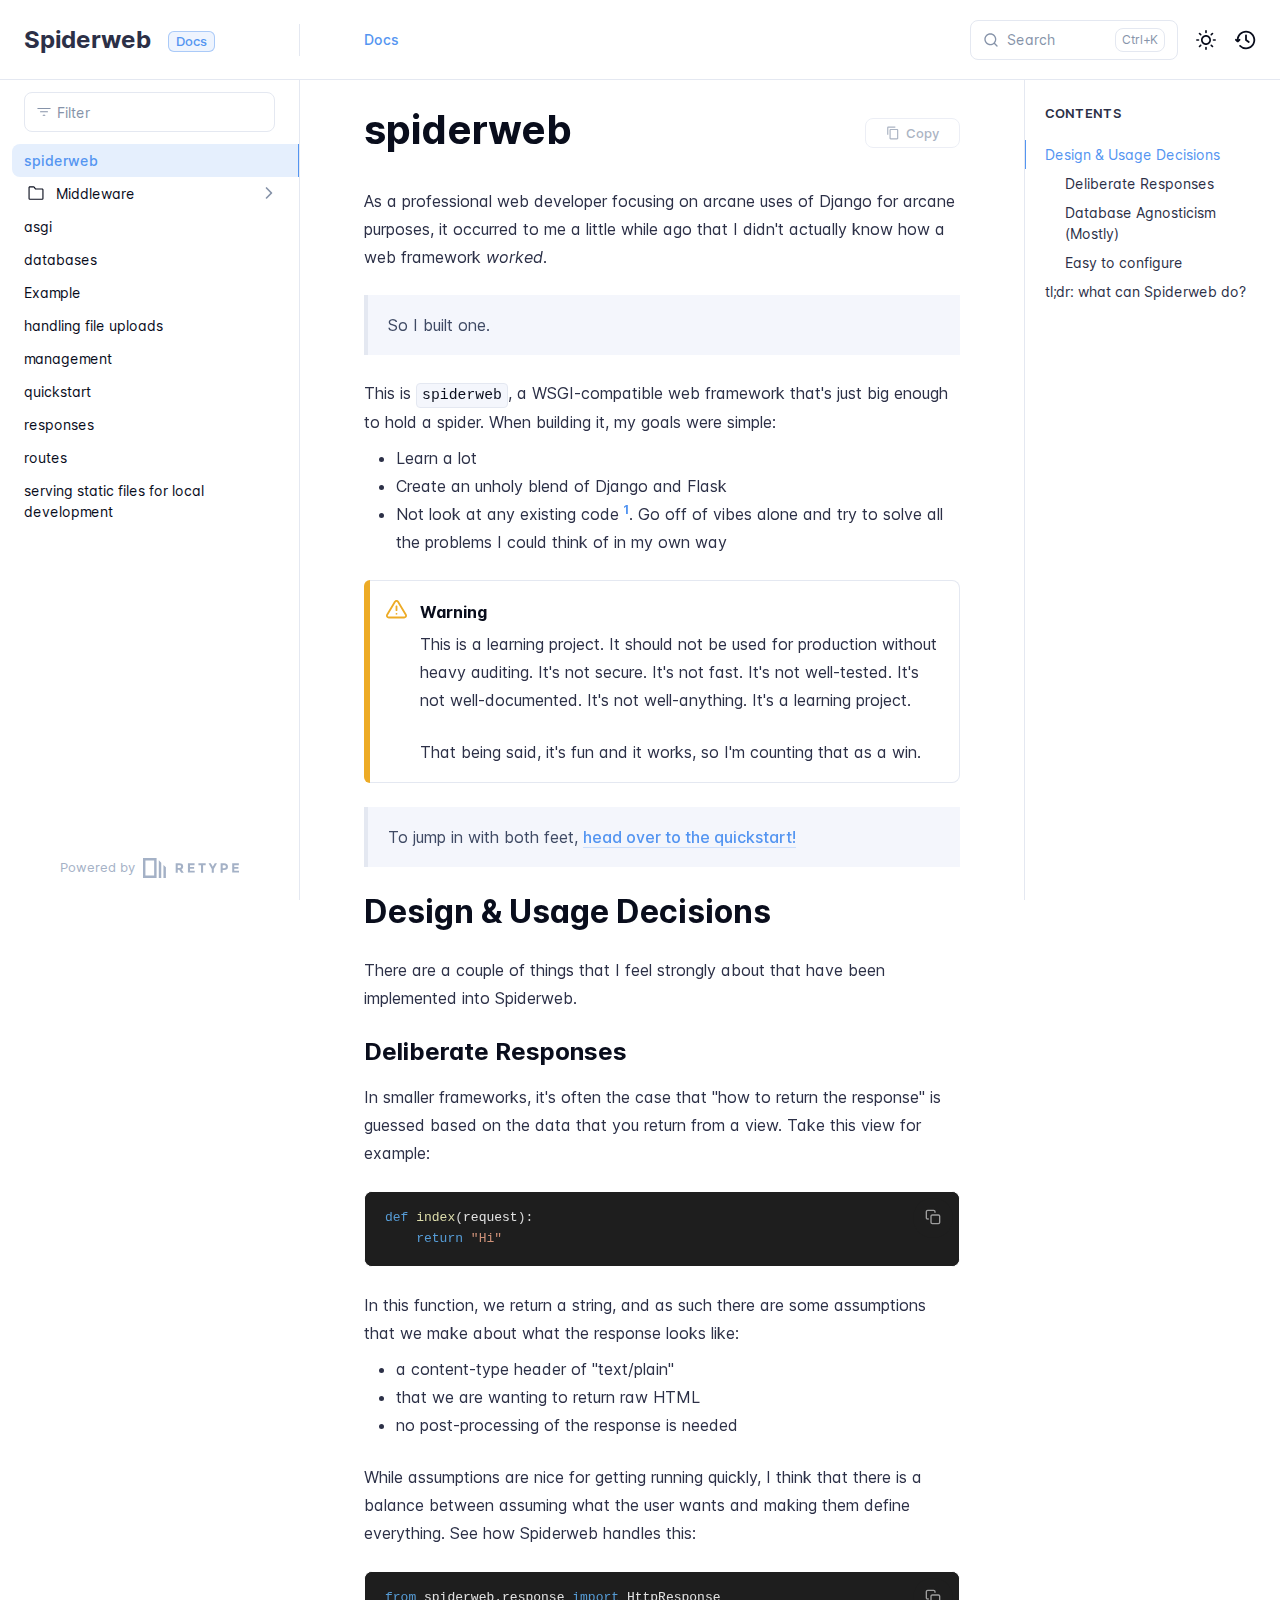
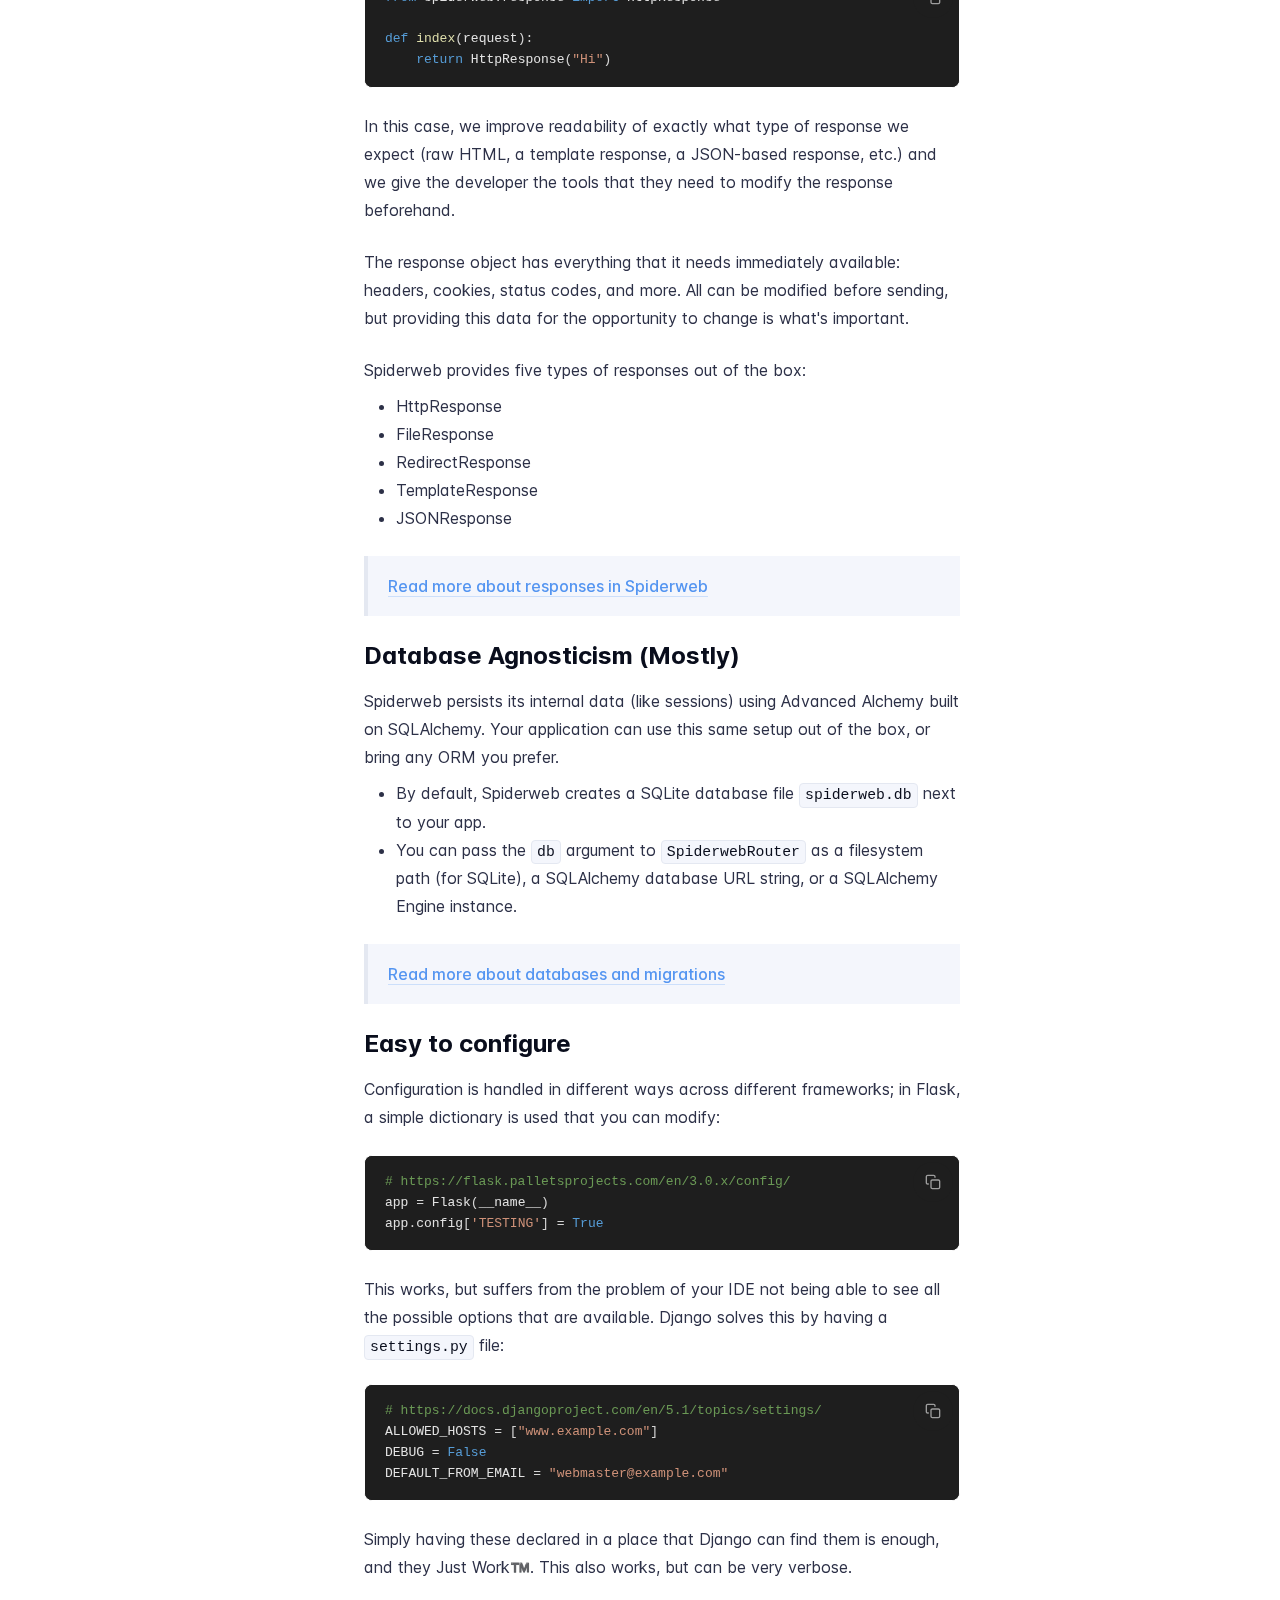
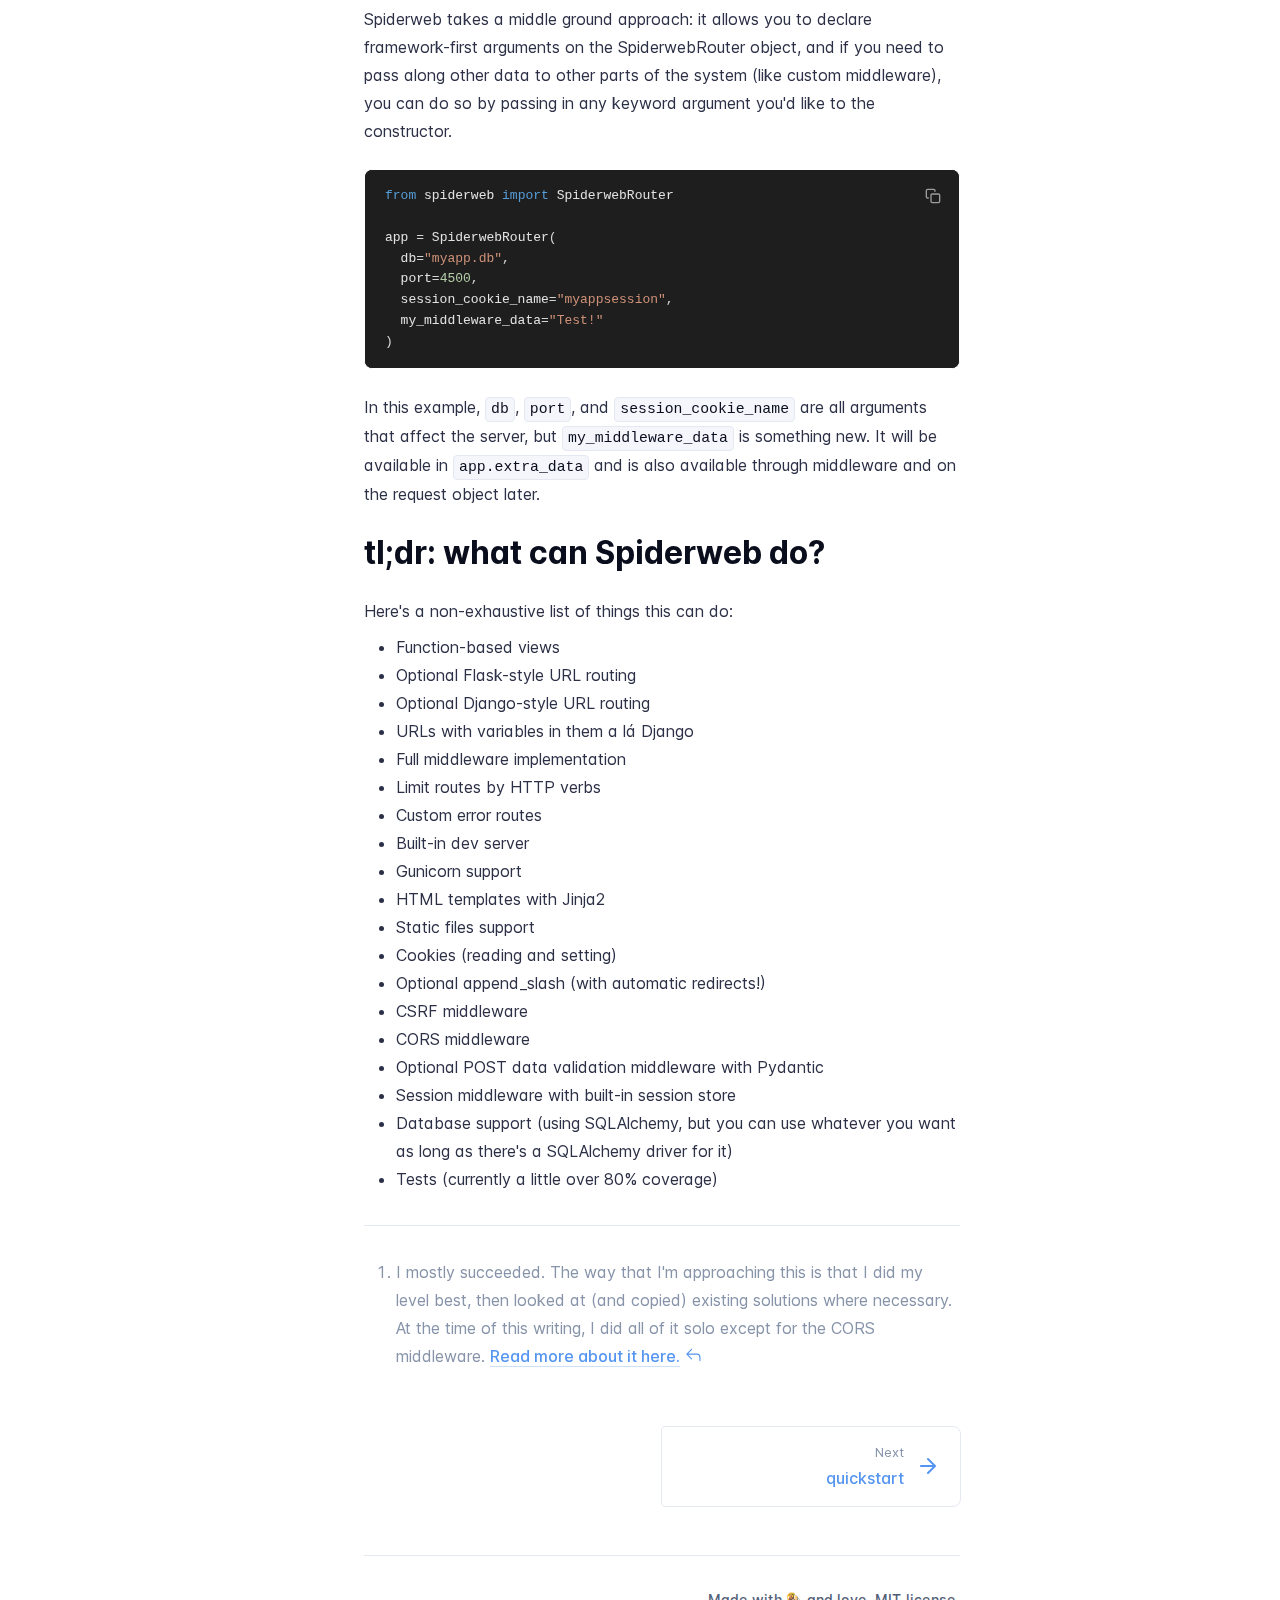
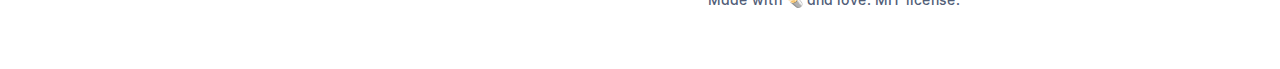
<file: index.html>
<!DOCTYPE html>
<html lang="en" class="h-full">
<head>
    <meta charset="UTF-8">
    <meta name="viewport" content="width=device-width,initial-scale=1">
    <meta name="color-scheme" content="light dark">
    <meta name="turbo-root" content="/spiderweb">
    <meta name="turbo-cache-control" content="no-cache" data-turbo-track="reload" data-track-token="4.5.3.829884868551">

    <!-- See retype.com -->
    <meta name="generator" content="Retype 4.5.3">

    <!-- Primary Meta Tags -->
    <title>spiderweb</title>
    <meta name="title" content="spiderweb">
    <meta name="description" content="As a professional web developer focusing on arcane uses of Django for arcane purposes, it occurred to me a little while ago that I didn't actually know how a web framework worked.">

    <!-- Canonical -->
    <link rel="canonical" href="https://itsthejoker.github.io/spiderweb/">
    <link rel="sitemap" type="application/xml" title="Sitemap" href="https://itsthejoker.github.io/spiderweb/sitemap.xml">

    <!-- Open Graph -->
    <meta property="og:type" content="website">
    <meta property="og:url" content="https://itsthejoker.github.io/spiderweb/">
    <meta property="og:title" content="spiderweb">
    <meta property="og:description" content="As a professional web developer focusing on arcane uses of Django for arcane purposes, it occurred to me a little while ago that I didn't actually know how a web framework worked.">
    <meta property="og:site_name" content="Spiderweb">
    <meta property="og:locale" content="en_US">

    <!-- Twitter -->
    <meta name="twitter:card" content="summary_large_image">
    <meta name="twitter:url" content="https://itsthejoker.github.io/spiderweb/">
    <meta name="twitter:title" content="spiderweb">
    <meta name="twitter:description" content="As a professional web developer focusing on arcane uses of Django for arcane purposes, it occurred to me a little while ago that I didn't actually know how a web framework worked.">

    <!-- Alternate Markdown -->
    <link rel="alternate" type="text/markdown" href="https://itsthejoker.github.io/spiderweb/readme.md">

    <script data-cfasync="false">(function(){var cl=document.documentElement.classList,ls=localStorage.getItem("retype_scheme"),hd=cl.contains("dark"),hl=cl.contains("light"),wm=window.matchMedia&&window.matchMedia("(prefers-color-scheme: dark)").matches;if(ls==="dark"||(!ls&&wm&&!hd&&!hl)){cl.remove("light");cl.add("dark")}else if(ls==="light"||(!ls&&!wm&&!hd&&!hl)){cl.remove("dark");cl.add("light")}})();</script>

    <link href="resources/css/retype.css?v=4.5.3.829884868551" rel="stylesheet">

    <script data-cfasync="false" src="resources/js/config.js?v=4.5.3.829884868551" data-turbo-eval="false" defer></script>
    <script data-cfasync="false" src="resources/js/retype.js?v=4.5.3" data-turbo-eval="false" defer></script>
    <script id="lunr-js" data-cfasync="false" src="resources/js/lunr.js?v=4.5.3.829884868551" data-turbo-eval="false" defer></script>
    <script id="prism-js" data-cfasync="false" src="resources/js/prism.js?v=4.5.3.829884868551" defer></script>
</head>
<body>
    <div id="retype-app" class="relative text-base antialiased text-base-text bg-base-bg font-body">
    <div class="absolute bottom-0 left-0" style="top: 5rem; right: 50%"></div>

    <header id="retype-header" class="sticky top-0 z-30 flex w-full h-16 bg-header-bg border-b border-header-border md:h-20">
        <div class="container relative flex items-center justify-between pr-6 grow md:justify-start">
            <!-- Mobile menu button skeleton -->
            <button v-cloak class="skeleton retype-mobile-menu-button flex items-center justify-center shrink-0 overflow-hidden dark:text-white focus:outline-hidden rounded-full w-10 h-10 ml-3.5 md:hidden"><svg xmlns="http://www.w3.org/2000/svg" class="mb-px shrink-0" width="24" height="24" viewBox="0 0 24 24" role="presentation" style="margin-bottom: 0px;"><g fill="currentColor"><path d="M2 4h20v2H2zM2 11h20v2H2zM2 18h20v2H2z"></path></g></svg></button>
            <div v-cloak id="retype-sidebar-left-toggle-button"></div>
    
            <!-- Logo -->
            <div class="flex items-center justify-between h-full py-2 md:w-75">
                <div class="flex items-center px-2 md:px-6">
                    <a id="retype-branding-logo" href="https://itsthejoker.github.io/spiderweb/" class="flex items-center leading-snug text-2xl">
                        <span class="dark:text-white font-bold line-clamp-1 md:line-clamp-2">Spiderweb</span>
                    </a><span id="retype-branding-label" class="inline-flex mt-1 px-2 py-1 ml-4 text-xs font-medium leading-none items-center rounded-md bg-branding-label-bg text-branding-label-text ring-1 ring-branding-label-border ring-inset md:inline-block">Docs</span>
                </div>
    
                <span class="hidden h-8 border-r md:inline-block border-base-border"></span>
            </div>
    
            <div class="flex justify-between md:grow">
                <!-- Top Nav -->
                <nav id="retype-header-nav" class="hidden md:flex">
                    <ul class="flex flex-col mb-4 md:pl-16 md:mb-0 md:flex-row md:items-center">
                        <li class="mr-6">
                            <a class="py-2 md:mb-0 inline-flex items-center text-sm whitespace-nowrap transition-colors duration-200 ease-linear md:text-header-text font-header-text hover:text-header-text-hover" href="/docs">Docs</a>
                        </li>
    
                    </ul>
                </nav>
    
                <div v-cloak class="flex justify-end grow">
                    <div id="retype-mobile-search-button"></div>
                    <doc-search-desktop></doc-search-desktop>
    
                    <doc-theme-switch class="lg:ml-2"></doc-theme-switch>
                    <doc-history></doc-history>
                </div>
            </div>
        </div>
    </header>


    <div id="retype-container" class="container relative flex bg-white">
        <!-- Sidebar Skeleton -->
        <div v-cloak class="fixed flex flex-col shrink-0 duration-300 ease-in-out bg-sidebar-left-bg border-sidebar-left-border sidebar top-20 w-75 border-r h-screen md:sticky transition-transform skeleton">
        
            <div class="flex items-center h-16 px-6">
                <input id="retype-filter-input-mock" class="w-full h-10 pl-8 px-3 py-2 transition-colors duration-200 ease-linear bg-filter-bg border border-filter-border rounded-lg shadow-none md:text-sm hover:border-filter-border-hover focus:outline-hidden focus:border-filter-border-focus placeholder-filter-placeholder" type="text">
            </div>
        
            <div class="pl-6 mt-1 mb-4">
                <div class="w-32 h-3 mb-4 bg-skeleton-bg rounded-full loading"></div>
                <div class="w-48 h-3 mb-4 bg-skeleton-bg rounded-full loading"></div>
                <div class="w-40 h-3 mb-4 bg-skeleton-bg rounded-full loading"></div>
                <div class="w-32 h-3 mb-4 bg-skeleton-bg rounded-full loading"></div>
                <div class="w-48 h-3 mb-4 bg-skeleton-bg rounded-full loading"></div>
                <div class="w-40 h-3 mb-4 bg-skeleton-bg rounded-full loading"></div>
            </div>
        
            <div class="shrink-0 mt-auto bg-transparent dark:border-base-border">
                <a class="flex items-center justify-center flex-nowrap h-16 text-gray-350 dark:text-dark-400 hover:text-gray-600 dark:hover:text-dark-300 transition-colors duration-150 ease-in docs-powered-by" target="_blank" href="https://retype.com/" rel="noopener">
                    <span class="text-xs whitespace-nowrap">Powered by</span>
                    <svg xmlns="http://www.w3.org/2000/svg" class="ml-2" fill="currentColor" width="96" height="20" overflow="visible"><path d="M0 0v20h13.59V0H0zm11.15 17.54H2.44V2.46h8.71v15.08zM15.8 20h2.44V4.67L15.8 2.22zM20.45 6.89V20h2.44V9.34z"/><g><path d="M40.16 8.44c0 1.49-.59 2.45-1.75 2.88l2.34 3.32h-2.53l-2.04-2.96h-1.43v2.96h-2.06V5.36h3.5c1.43 0 2.46.24 3.07.73s.9 1.27.9 2.35zm-2.48 1.1c.26-.23.38-.59.38-1.09 0-.5-.13-.84-.4-1.03s-.73-.28-1.39-.28h-1.54v2.75h1.5c.72 0 1.2-.12 1.45-.35zM51.56 5.36V7.2h-4.59v1.91h4.13v1.76h-4.13v1.92h4.74v1.83h-6.79V5.36h6.64zM60.09 7.15v7.48h-2.06V7.15h-2.61V5.36h7.28v1.79h-2.61zM70.81 14.64h-2.06v-3.66l-3.19-5.61h2.23l1.99 3.45 1.99-3.45H74l-3.19 5.61v3.66zM83.99 6.19c.65.55.97 1.4.97 2.55s-.33 1.98-1 2.51-1.68.8-3.04.8h-1.23v2.59h-2.06V5.36h3.26c1.42 0 2.45.28 3.1.83zm-1.51 3.65c.25-.28.37-.69.37-1.22s-.16-.92-.48-1.14c-.32-.23-.82-.34-1.5-.34H79.7v3.12h1.38c.68 0 1.15-.14 1.4-.42zM95.85 5.36V7.2h-4.59v1.91h4.13v1.76h-4.13v1.92H96v1.83h-6.79V5.36h6.64z"/></g></svg>
                </a>
            </div>
        </div>
        
        <!-- Sidebar component -->
        <doc-sidebar v-cloak>
            <template #sidebar-footer>
                <div class="shrink-0 mt-auto border-t md:bg-transparent md:border-none dark:border-base-border">
        
                    <div class="py-3 px-6 md:hidden border-b dark:border-base-border">
                        <nav>
                            <ul class="flex flex-wrap justify-center items-center">
                                <li class="mr-6">
                                    <a class="block py-1 inline-flex items-center text-sm whitespace-nowrap transition-colors duration-200 ease-linear md:text-header-text font-header-text hover:text-header-text-hover" href="/docs">Docs</a>
                                </li>
        
                            </ul>
                        </nav>
                    </div>
        
                    <a class="flex items-center justify-center flex-nowrap h-16 text-gray-350 dark:text-dark-400 hover:text-gray-600 dark:hover:text-dark-300 transition-colors duration-150 ease-in docs-powered-by" target="_blank" href="https://retype.com/" rel="noopener">
                        <span class="text-xs whitespace-nowrap">Powered by</span>
                        <svg xmlns="http://www.w3.org/2000/svg" class="ml-2" fill="currentColor" width="96" height="20" overflow="visible"><path d="M0 0v20h13.59V0H0zm11.15 17.54H2.44V2.46h8.71v15.08zM15.8 20h2.44V4.67L15.8 2.22zM20.45 6.89V20h2.44V9.34z"/><g><path d="M40.16 8.44c0 1.49-.59 2.45-1.75 2.88l2.34 3.32h-2.53l-2.04-2.96h-1.43v2.96h-2.06V5.36h3.5c1.43 0 2.46.24 3.07.73s.9 1.27.9 2.35zm-2.48 1.1c.26-.23.38-.59.38-1.09 0-.5-.13-.84-.4-1.03s-.73-.28-1.39-.28h-1.54v2.75h1.5c.72 0 1.2-.12 1.45-.35zM51.56 5.36V7.2h-4.59v1.91h4.13v1.76h-4.13v1.92h4.74v1.83h-6.79V5.36h6.64zM60.09 7.15v7.48h-2.06V7.15h-2.61V5.36h7.28v1.79h-2.61zM70.81 14.64h-2.06v-3.66l-3.19-5.61h2.23l1.99 3.45 1.99-3.45H74l-3.19 5.61v3.66zM83.99 6.19c.65.55.97 1.4.97 2.55s-.33 1.98-1 2.51-1.68.8-3.04.8h-1.23v2.59h-2.06V5.36h3.26c1.42 0 2.45.28 3.1.83zm-1.51 3.65c.25-.28.37-.69.37-1.22s-.16-.92-.48-1.14c-.32-.23-.82-.34-1.5-.34H79.7v3.12h1.38c.68 0 1.15-.14 1.4-.42zM95.85 5.36V7.2h-4.59v1.91h4.13v1.76h-4.13v1.92H96v1.83h-6.79V5.36h6.64z"/></g></svg>
                    </a>
                </div>
            </template>
        </doc-sidebar>

        <div class="grow min-w-0 bg-body-bg">
            <!-- Render "toolbar" template here on api pages --><!-- Render page content -->
<div class="flex">
    <div id="retype-main" class="min-w-0 p-4 grow md:px-16">
        <main class="relative pb-12 lg:pt-2">
            <div class="relative retype-markdown" id="retype-content">
                <!-- Rendered if sidebar right is enabled -->
                <div id="retype-sidebar-right-toggle"></div>
                <doc-page-actions></doc-page-actions>

                <!-- Page content  -->
<h1 id="spiderweb">spiderweb</h1>
<p>As a professional web developer focusing on arcane uses of Django for arcane purposes, it occurred to me a little while ago that I didn&#x27;t actually know how a web framework <em>worked</em>.</p>
<blockquote>
<p>So I built one.</p>
</blockquote>
<p>This is <code translate="no" v-pre>spiderweb</code>, a WSGI-compatible web framework that&#x27;s just big enough to hold a spider. When building it, my goals were simple:</p>
<ul>
<li>Learn a lot</li>
<li>Create an unholy blend of Django and Flask</li>
<li>Not look at any existing code<a id="fnref:1" href="#fn:1" class="retype-footnote"><sup>1</sup></a>. Go off of vibes alone and try to solve all the problems I could think of in my own way</li>
</ul>
<div class="flex mb-6">
    <div class="shrink-0 w-1.5 rounded-tl-lg rounded-bl-lg bg-callout-warning"></div>
    <div class="flex w-full py-4 border border-l-0 rounded-tr-lg rounded-br-lg doc-callout bg-callout-base-bg border-callout-base-border" role="alert">
        <div class="flex items-center ml-4 h-7">
            <svg xmlns="http://www.w3.org/2000/svg" class="block text-callout-warning" width="22" height="22" viewBox="0 0 24 24" role="presentation">
                <g fill="currentColor"><g>
                    <path d="M22.48 15.59L14.01 1.45A2.968 2.968 0 0012.16.09c-.78-.19-1.58-.07-2.27.35-.41.25-.76.6-1.01 1.01v.01L.4 15.6c-.83 1.43-.33 3.27 1.1 4.1.45.26.95.4 1.48.4h16.95c.8-.01 1.55-.33 2.11-.9.56-.57.87-1.33.86-2.13a3.04 3.04 0 00-.42-1.48zm-1.87 2.21c-.19.19-.44.3-.69.3H2.99c-.17 0-.34-.05-.49-.13a.992.992 0 01-.37-1.35L10.6 2.48c.08-.14.2-.25.34-.33a.992.992 0 011.37.33l8.46 14.13c.09.15.13.32.13.49 0 .26-.1.51-.29.7z"></path>
                    <path d="M11.45 12.1c.55 0 1-.45 1-1v-4c0-.55-.45-1-1-1s-1 .45-1 1v4c0 .56.45 1 1 1zM11.46 14.1c-.56 0-1 .45-1 1s.45 1 1 1 1-.45 1-1-.45-1-1-1z"></path>
                </g></g>
            </svg>
        </div>
        <div class="pr-5 ml-3 w-full">
            <h5>Warning</h5>
<p>This is a learning project. It should not be used for production without heavy auditing. It&#x27;s not secure. It&#x27;s not fast. It&#x27;s not well-tested. It&#x27;s not well-documented. It&#x27;s not well-anything. It&#x27;s a learning project.</p>
<p>That being said, it&#x27;s fun and it works, so I&#x27;m counting that as a win.</p>
        </div>
    </div>
</div>
<blockquote>
<p>To jump in with both feet, <a href="quickstart/">head over to the quickstart!</a></p>
</blockquote>
<h2 id="design--usage-decisions">Design &amp; Usage Decisions</h2>
<p>There are a couple of things that I feel strongly about that have been implemented into Spiderweb.</p>
<h3 id="deliberate-responses">Deliberate Responses</h3>
<p>In smaller frameworks, it&#x27;s often the case that &quot;how to return the response&quot; is guessed based on the data that you return from a view. Take this view for example:</p>
<div id="deliberate-responses-code-1" class="codeblock-wrapper"><doc-codeblock>
<pre translate="no" class="language-python"><code v-pre class="language-python">def index(request):
    return &quot;Hi&quot;</code></pre>
</doc-codeblock></div>
<p>In this function, we return a string, and as such there are some assumptions that we make about what the response looks like:</p>
<ul>
<li>a content-type header of &quot;text/plain&quot;</li>
<li>that we are wanting to return raw HTML</li>
<li>no post-processing of the response is needed</li>
</ul>
<p>While assumptions are nice for getting running quickly, I think that there is a balance between assuming what the user wants and making them define everything. See how Spiderweb handles this:</p>
<div id="deliberate-responses-code-2" class="codeblock-wrapper"><doc-codeblock>
<pre translate="no" class="language-python"><code v-pre class="language-python">from spiderweb.response import HttpResponse

def index(request):
    return HttpResponse(&quot;Hi&quot;)</code></pre>
</doc-codeblock></div>
<p>In this case, we improve readability of exactly what type of response we expect (raw HTML, a template response, a JSON-based response, etc.) and we give the developer the tools that they need to modify the response beforehand.</p>
<p>The response object has everything that it needs immediately available: headers, cookies, status codes, and more. All can be modified before sending, but providing this data for the opportunity to change is what&#x27;s important.</p>
<p>Spiderweb provides five types of responses out of the box:</p>
<ul>
<li>HttpResponse</li>
<li>FileResponse</li>
<li>RedirectResponse</li>
<li>TemplateResponse</li>
<li>JSONResponse</li>
</ul>
<blockquote>
<p><a href="responses/">Read more about responses in Spiderweb</a></p>
</blockquote>
<h3 id="database-agnosticism-mostly">Database Agnosticism (Mostly)</h3>
<p>Spiderweb persists its internal data (like sessions) using Advanced Alchemy built on SQLAlchemy. Your application can use this same setup out of the box, or bring any ORM you prefer.</p>
<ul>
<li>By default, Spiderweb creates a SQLite database file <code translate="no" v-pre>spiderweb.db</code> next to your app.</li>
<li>You can pass the <code translate="no" v-pre>db</code> argument to <code translate="no" v-pre>SpiderwebRouter</code> as a filesystem path (for SQLite), a SQLAlchemy database URL string, or a SQLAlchemy Engine instance.</li>
</ul>
<blockquote>
<p><a href="db/">Read more about databases and migrations</a></p>
</blockquote>
<h3 id="easy-to-configure">Easy to configure</h3>
<p>Configuration is handled in different ways across different frameworks; in Flask, a simple dictionary is used that you can modify:</p>
<div id="easy-to-configure-code-1" class="codeblock-wrapper"><doc-codeblock>
<pre translate="no" class="language-python"><code v-pre class="language-python"># https://flask.palletsprojects.com/en/3.0.x/config/
app = Flask(__name__)
app.config['TESTING'] = True</code></pre>
</doc-codeblock></div>
<p>This works, but suffers from the problem of your IDE not being able to see all the possible options that are available. Django solves this by having a <code translate="no" v-pre>settings.py</code> file:</p>
<div id="easy-to-configure-code-2" class="codeblock-wrapper"><doc-codeblock>
<pre translate="no" class="language-python"><code v-pre class="language-python"># https://docs.djangoproject.com/en/5.1/topics/settings/
ALLOWED_HOSTS = [&quot;www.example.com&quot;]
DEBUG = False
DEFAULT_FROM_EMAIL = &quot;webmaster@example.com&quot;</code></pre>
</doc-codeblock></div>
<p>Simply having these declared in a place that Django can find them is enough, and they Just Work<span class="docs-emoji">&#x2122;&#xFE0F;</span>. This also works, but can be very verbose.</p>
<p>Spiderweb takes a middle ground approach: it allows you to declare framework-first arguments on the SpiderwebRouter object, and if you need to pass along other data to other parts of the system (like custom middleware), you can do so by passing in any keyword argument you&#x27;d like to the constructor.</p>
<div id="easy-to-configure-code-3" class="codeblock-wrapper"><doc-codeblock>
<pre translate="no" class="language-python"><code v-pre class="language-python">from spiderweb import SpiderwebRouter

app = SpiderwebRouter(
  db=&quot;myapp.db&quot;,
  port=4500,
  session_cookie_name=&quot;myappsession&quot;,
  my_middleware_data=&quot;Test!&quot;
)</code></pre>
</doc-codeblock></div>
<p>In this example, <code translate="no" v-pre>db</code>, <code translate="no" v-pre>port</code>, and <code translate="no" v-pre>session_cookie_name</code> are all arguments that affect the server, but <code translate="no" v-pre>my_middleware_data</code> is something new. It will be available in <code translate="no" v-pre>app.extra_data</code> and is also available through middleware and on the request object later.</p>
<h2 id="tldr-what-can-spiderweb-do">tl;dr: what can Spiderweb do?</h2>
<p>Here&#x27;s a non-exhaustive list of things this can do:</p>
<ul>
<li>Function-based views</li>
<li>Optional Flask-style URL routing</li>
<li>Optional Django-style URL routing</li>
<li>URLs with variables in them a lá Django</li>
<li>Full middleware implementation</li>
<li>Limit routes by HTTP verbs</li>
<li>Custom error routes</li>
<li>Built-in dev server</li>
<li>Gunicorn support</li>
<li>HTML templates with Jinja2</li>
<li>Static files support</li>
<li>Cookies (reading and setting)</li>
<li>Optional append_slash (with automatic redirects!)</li>
<li>CSRF middleware</li>
<li>CORS middleware</li>
<li>Optional POST data validation middleware with Pydantic</li>
<li>Session middleware with built-in session store</li>
<li>Database support (using SQLAlchemy, but you can use whatever you want as long as there&#x27;s a SQLAlchemy driver for it)</li>
<li>Tests (currently a little over 80% coverage)</li>
</ul>
<div class="retype-footnotes">
<hr />
<ol>
<li id="fn:1">
<p>I mostly succeeded. The way that I&#x27;m approaching this is that I did my level best, then looked at (and copied) existing solutions where necessary. At the time of this writing, I did all of it solo except for the CORS middleware. <a href="middleware/cors/">Read more about it here.</a><a href="#fnref:1" class="footnote-back-ref"><svg xmlns="http://www.w3.org/2000/svg" class="docs-icon ml-1" viewBox="0 0 24 24" role="presentation"><g fill="currentColor"><g><path d="M10.53 5.03a.75.75 0 1 0-1.06-1.06l-6.25 6.25a.75.75 0 0 0 0 1.06l6.25 6.25a.75.75 0 1 0 1.06-1.06L5.56 11.5H17a3.248 3.248 0 0 1 3.25 3.248v4.502a.75.75 0 0 0 1.5 0v-4.502A4.748 4.748 0 0 0 17 10H5.56l4.97-4.97Z"/></g></g></svg></a></p>
</li>
</ol>
</div>

                
                <!-- Required only on API pages -->
                <doc-toolbar-member-filter-no-results></doc-toolbar-member-filter-no-results>
            </div>
            <footer id="retype-content-footer" class="clear-both">
            
                <nav id="retype-nextprev" class="print:hidden flex mt-14">
                    <div class="w-1/2">
                    </div>
            
                    <div class="w-1/2">
                        <a class="px-5 py-4 -mx-px h-full flex items-center justify-end break-normal font-medium text-body-link border border-base-border hover:border-base-border-hover rounded-l rounded-r-lg transition-colors duration-150 relative hover:z-5" href="quickstart/">
                            <span>
                                <span class="block text-xs font-normal text-right text-base-text-muted">Next</span>
                                <span class="block mt-1">quickstart</span>
                            </span>
                            <svg xmlns="http://www.w3.org/2000/svg" class="ml-3" width="24" height="24" viewBox="0 0 24 24" fill="currentColor" overflow="visible"><path d="M19.92 12.38a1 1 0 00-.22-1.09l-7-7a.996.996 0 10-1.41 1.41l5.3 5.3H5c-.55 0-1 .45-1 1s.45 1 1 1h11.59l-5.29 5.29a.996.996 0 000 1.41c.19.2.44.3.7.3s.51-.1.71-.29l7-7c.09-.09.16-.21.21-.33z" /><path fill="none" d="M0 0h24v24H0z" /></svg>
                        </a>
                    </div>
                </nav>
            </footer>
        </main>

        <div id="retype-page-footer" class="print:border-none border-t border-base-border pt-6 mb-8">
            <footer class="flex flex-wrap items-center justify-between print:justify-center">
                <div id="retype-footer-links" class="print:hidden">
                    <ul class="flex flex-wrap items-center text-sm">
                    </ul>
                </div>
                <div id="retype-copyright" class="print:justify-center py-2 text-footer-text font-footer-link text-sm leading-relaxed"><p>Made with <span class="docs-emoji">&#x1F32F;</span> and love. MIT license.</p></div>
            </footer>
        </div>
    </div>

    <!-- Rendered if sidebar right is enabled -->
    <!-- Sidebar right skeleton-->
    <div v-cloak class="fixed top-0 bottom-0 right-0 translate-x-full bg-sidebar-right-bg border-sidebar-right-border lg:sticky lg:border-l lg:shrink-0 lg:pt-6 lg:translate-x-0 sm:w-1/2 lg:w-64 lg:z-0 md:w-104 sidebar-right skeleton">
        <div class="pl-5">
            <div class="w-32 h-3 mb-4 bg-skeleton-bg rounded-full loading"></div>
            <div class="w-48 h-3 mb-4 bg-skeleton-bg rounded-full loading"></div>
            <div class="w-40 h-3 mb-4 bg-skeleton-bg rounded-full loading"></div>
        </div>
    </div>

    <!-- User should be able to hide sidebar right -->
    <doc-sidebar-right v-cloak></doc-sidebar-right>
</div>

        </div>
    </div>

    <doc-search-mobile></doc-search-mobile>
    <doc-back-to-top></doc-back-to-top>
</div>


    <div id="retype-overlay-target"></div>

        <script data-cfasync="false">window.__DOCS__ = { "title": "spiderweb", isRoot: true, level: 0, icon: "file", hasPrism: true, hasInstagram: false, hasMermaid: false, hasMath: false, tocDepth: 23, "md": "/readme.md" }</script>
</body>
</html>
</file>
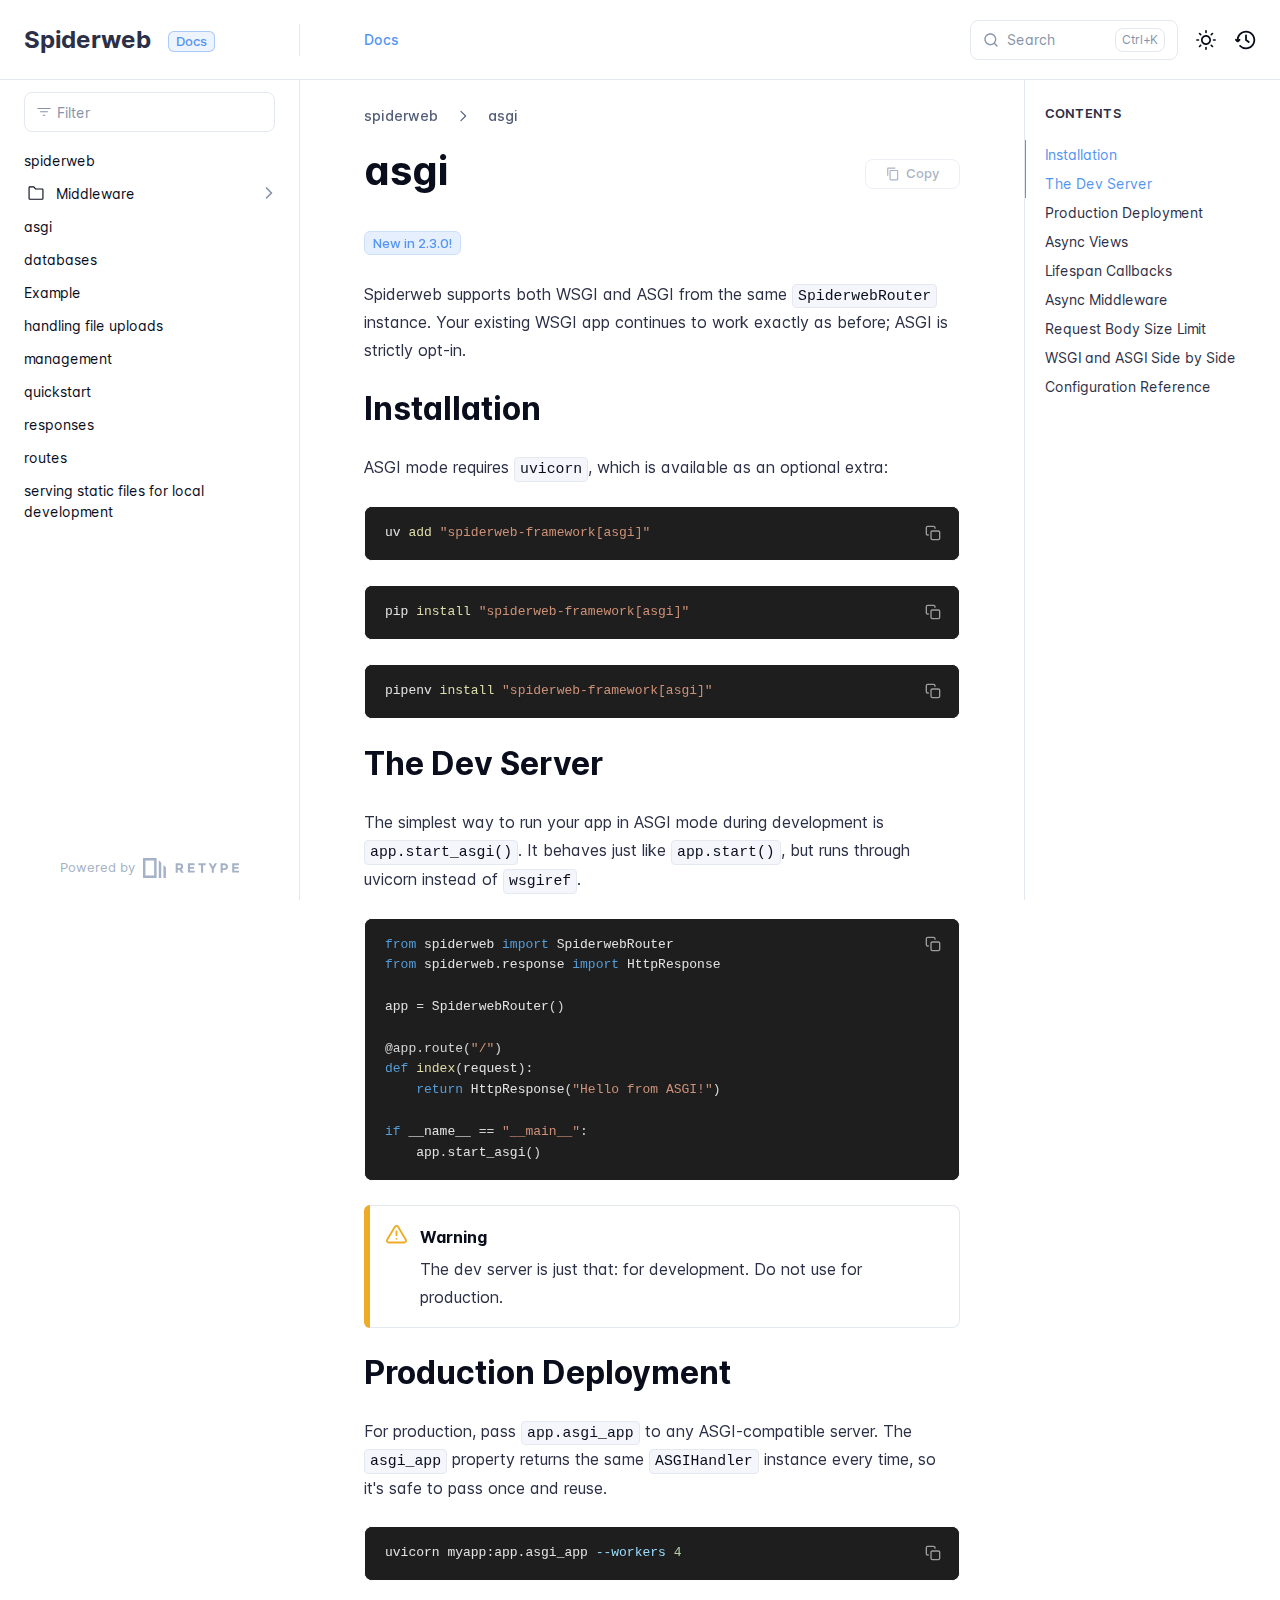
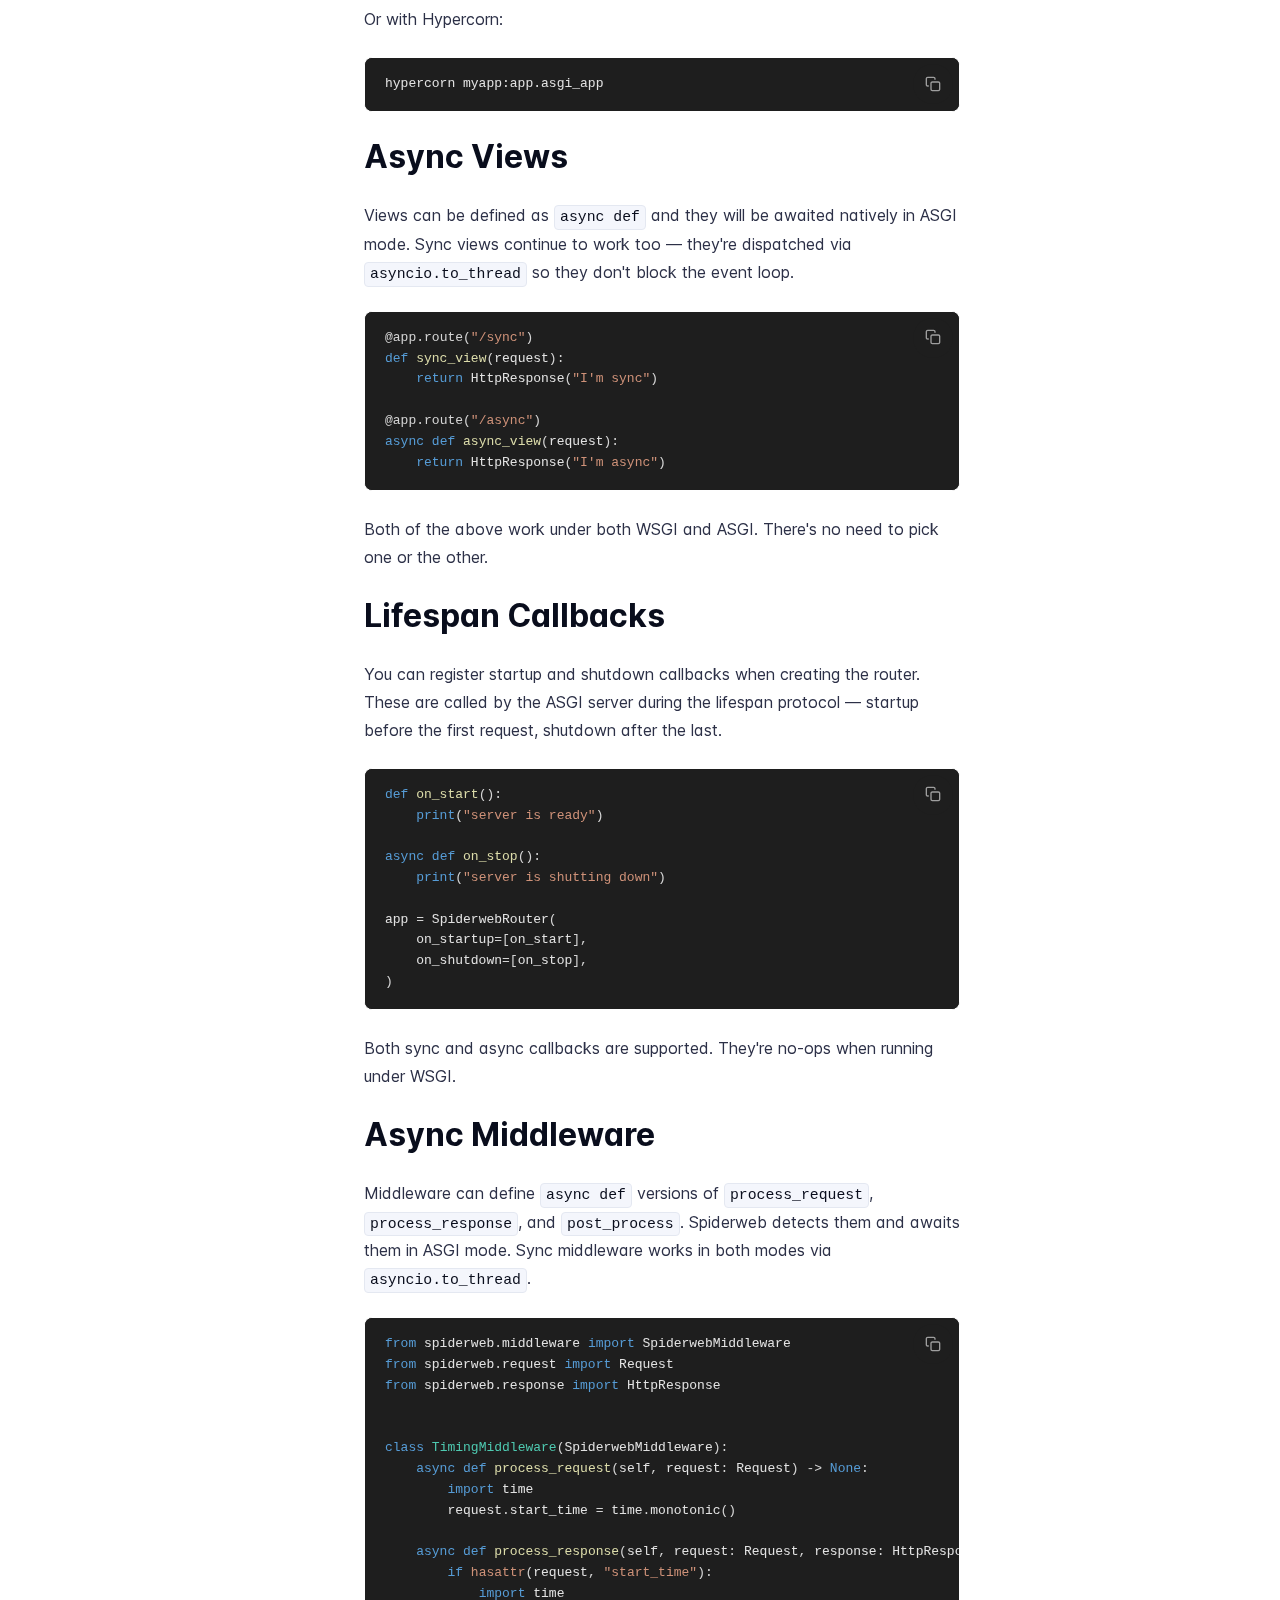
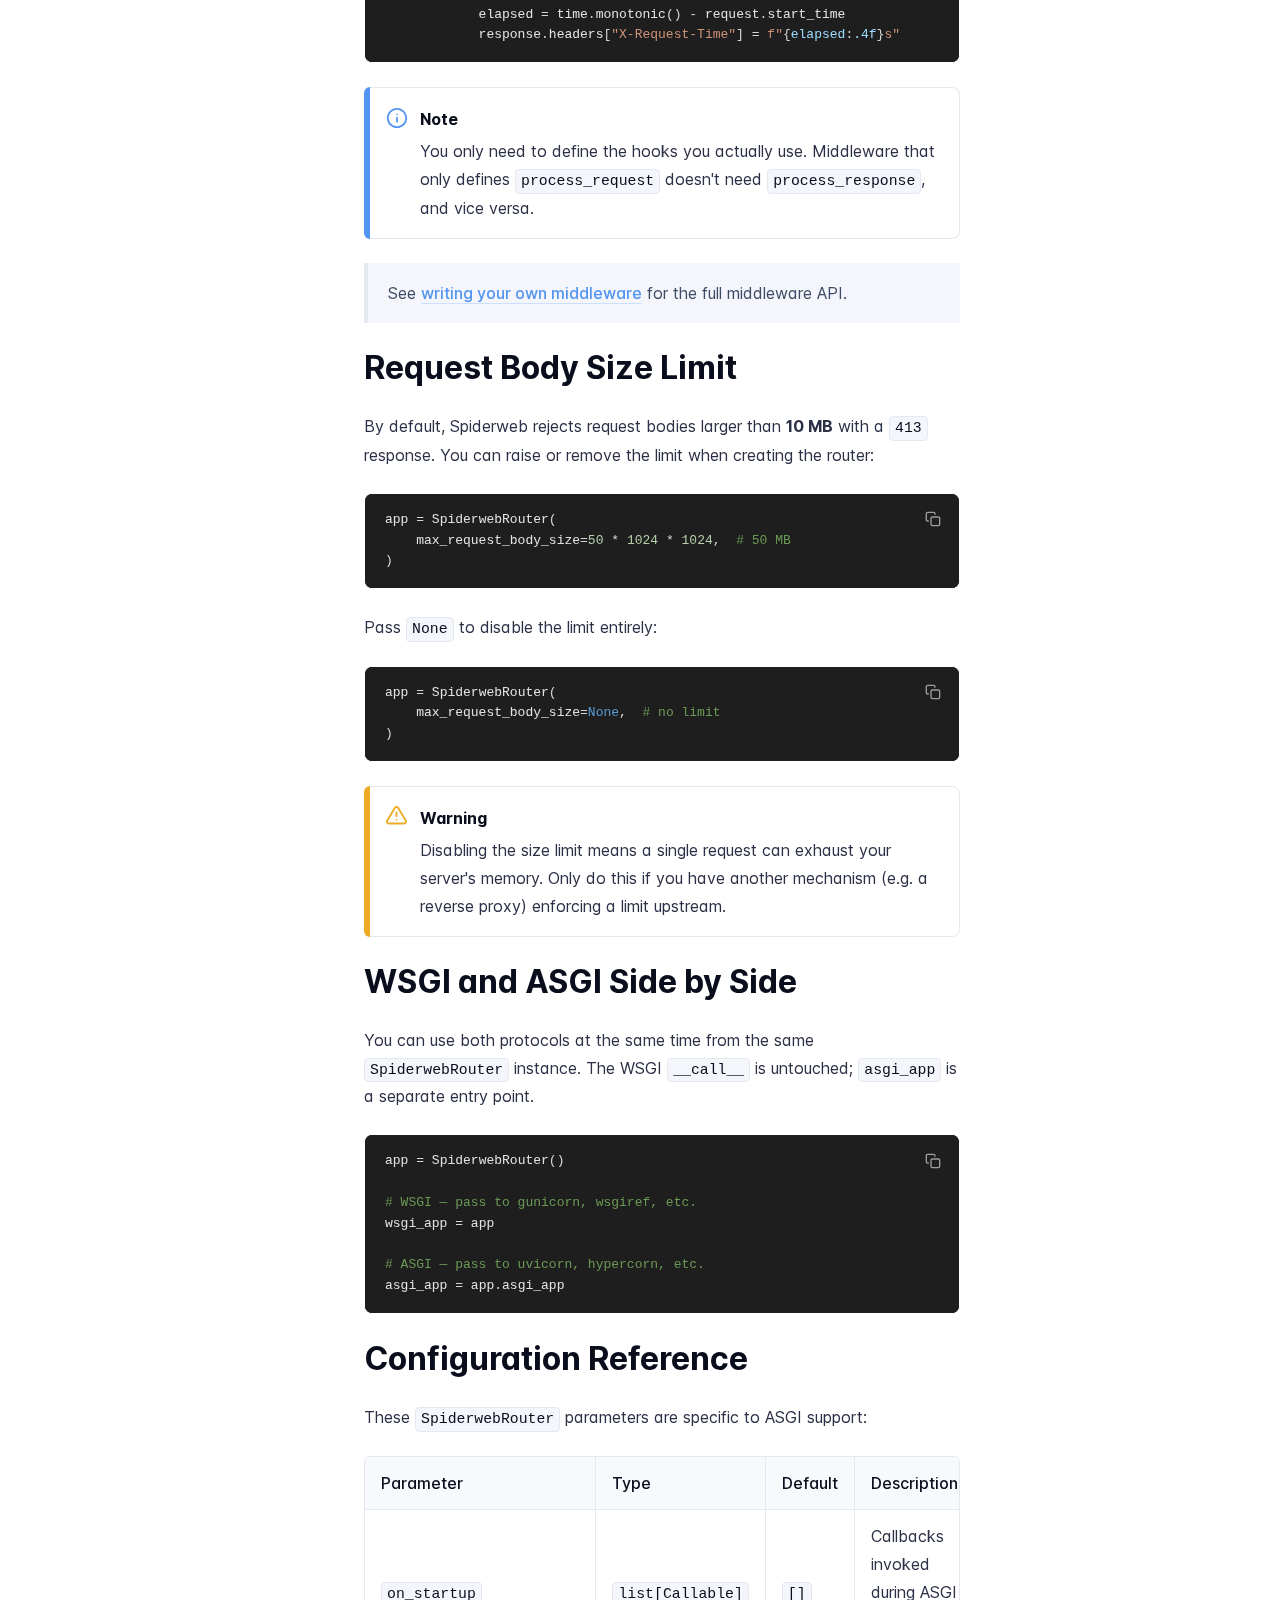
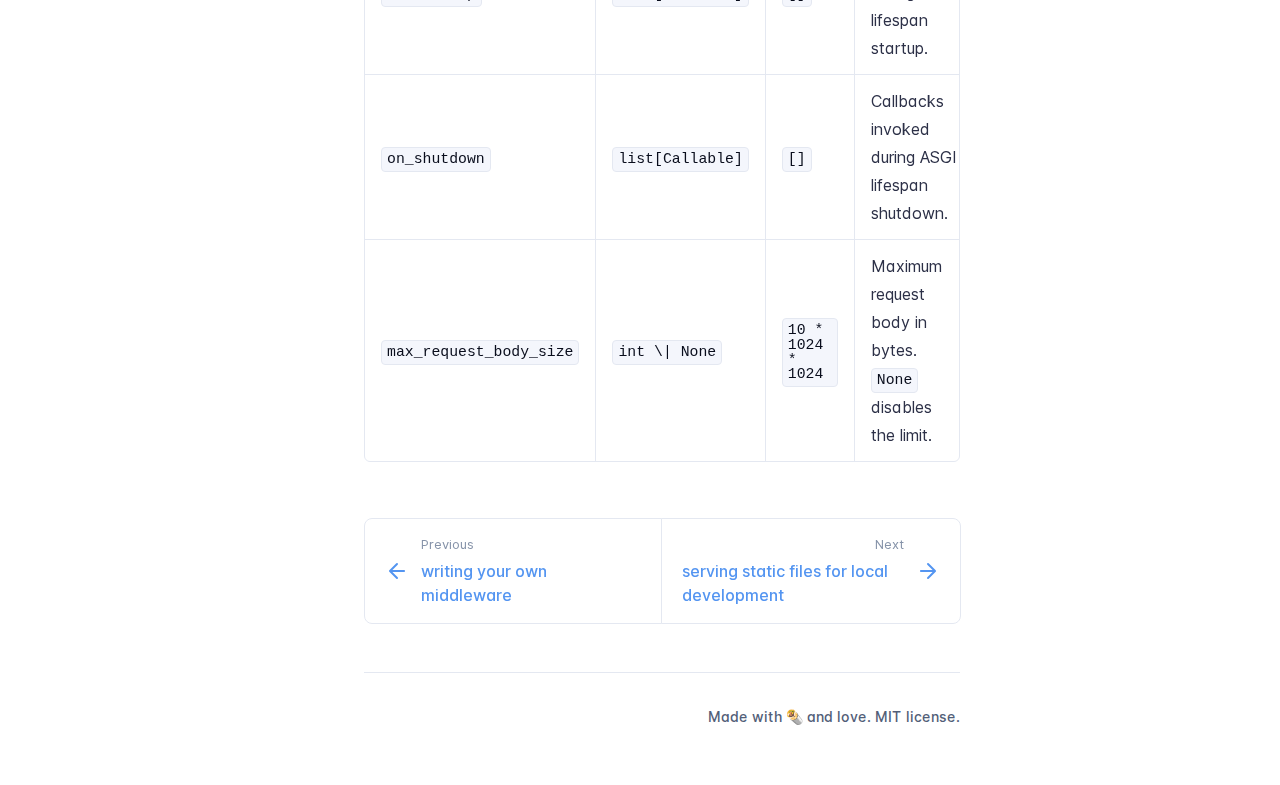
<file: asgi/index.html>
<!DOCTYPE html>
<html lang="en" class="h-full">
<head>
    <meta charset="UTF-8">
    <meta name="viewport" content="width=device-width,initial-scale=1">
    <meta name="color-scheme" content="light dark">
    <meta name="turbo-root" content="/spiderweb">
    <meta name="turbo-cache-control" content="no-cache" data-turbo-track="reload" data-track-token="4.5.3.830056816295">

    <!-- See retype.com -->
    <meta name="generator" content="Retype 4.5.3">

    <!-- Primary Meta Tags -->
    <title>asgi</title>
    <meta name="title" content="asgi">
    <meta name="description" content="New in 2.3.0!">

    <!-- Canonical -->
    <link rel="canonical" href="https://itsthejoker.github.io/spiderweb/asgi/">
    <link rel="sitemap" type="application/xml" title="Sitemap" href="https://itsthejoker.github.io/spiderweb/sitemap.xml">

    <!-- Open Graph -->
    <meta property="og:type" content="website">
    <meta property="og:url" content="https://itsthejoker.github.io/spiderweb/asgi/">
    <meta property="og:title" content="asgi">
    <meta property="og:description" content="New in 2.3.0!">
    <meta property="og:site_name" content="Spiderweb">
    <meta property="og:locale" content="en_US">

    <!-- Twitter -->
    <meta name="twitter:card" content="summary_large_image">
    <meta name="twitter:url" content="https://itsthejoker.github.io/spiderweb/asgi/">
    <meta name="twitter:title" content="asgi">
    <meta name="twitter:description" content="New in 2.3.0!">

    <!-- Alternate Markdown -->
    <link rel="alternate" type="text/markdown" href="https://itsthejoker.github.io/spiderweb/asgi.md">

    <script data-cfasync="false">(function(){var cl=document.documentElement.classList,ls=localStorage.getItem("retype_scheme"),hd=cl.contains("dark"),hl=cl.contains("light"),wm=window.matchMedia&&window.matchMedia("(prefers-color-scheme: dark)").matches;if(ls==="dark"||(!ls&&wm&&!hd&&!hl)){cl.remove("light");cl.add("dark")}else if(ls==="light"||(!ls&&!wm&&!hd&&!hl)){cl.remove("dark");cl.add("light")}})();</script>

    <link href="../resources/css/retype.css?v=4.5.3.830056816295" rel="stylesheet">

    <script data-cfasync="false" src="../resources/js/config.js?v=4.5.3.830056816295" data-turbo-eval="false" defer></script>
    <script data-cfasync="false" src="../resources/js/retype.js?v=4.5.3" data-turbo-eval="false" defer></script>
    <script id="lunr-js" data-cfasync="false" src="../resources/js/lunr.js?v=4.5.3.830056816295" data-turbo-eval="false" defer></script>
    <script id="prism-js" data-cfasync="false" src="../resources/js/prism.js?v=4.5.3.830056816295" defer></script>
</head>
<body>
    <div id="retype-app" class="relative text-base antialiased text-base-text bg-base-bg font-body">
    <div class="absolute bottom-0 left-0" style="top: 5rem; right: 50%"></div>

    <header id="retype-header" class="sticky top-0 z-30 flex w-full h-16 bg-header-bg border-b border-header-border md:h-20">
        <div class="container relative flex items-center justify-between pr-6 grow md:justify-start">
            <!-- Mobile menu button skeleton -->
            <button v-cloak class="skeleton retype-mobile-menu-button flex items-center justify-center shrink-0 overflow-hidden dark:text-white focus:outline-hidden rounded-full w-10 h-10 ml-3.5 md:hidden"><svg xmlns="http://www.w3.org/2000/svg" class="mb-px shrink-0" width="24" height="24" viewBox="0 0 24 24" role="presentation" style="margin-bottom: 0px;"><g fill="currentColor"><path d="M2 4h20v2H2zM2 11h20v2H2zM2 18h20v2H2z"></path></g></svg></button>
            <div v-cloak id="retype-sidebar-left-toggle-button"></div>
    
            <!-- Logo -->
            <div class="flex items-center justify-between h-full py-2 md:w-75">
                <div class="flex items-center px-2 md:px-6">
                    <a id="retype-branding-logo" href="https://itsthejoker.github.io/spiderweb/" class="flex items-center leading-snug text-2xl">
                        <span class="dark:text-white font-bold line-clamp-1 md:line-clamp-2">Spiderweb</span>
                    </a><span id="retype-branding-label" class="inline-flex mt-1 px-2 py-1 ml-4 text-xs font-medium leading-none items-center rounded-md bg-branding-label-bg text-branding-label-text ring-1 ring-branding-label-border ring-inset md:inline-block">Docs</span>
                </div>
    
                <span class="hidden h-8 border-r md:inline-block border-base-border"></span>
            </div>
    
            <div class="flex justify-between md:grow">
                <!-- Top Nav -->
                <nav id="retype-header-nav" class="hidden md:flex">
                    <ul class="flex flex-col mb-4 md:pl-16 md:mb-0 md:flex-row md:items-center">
                        <li class="mr-6">
                            <a class="py-2 md:mb-0 inline-flex items-center text-sm whitespace-nowrap transition-colors duration-200 ease-linear md:text-header-text font-header-text hover:text-header-text-hover" href="/docs">Docs</a>
                        </li>
    
                    </ul>
                </nav>
    
                <div v-cloak class="flex justify-end grow">
                    <div id="retype-mobile-search-button"></div>
                    <doc-search-desktop></doc-search-desktop>
    
                    <doc-theme-switch class="lg:ml-2"></doc-theme-switch>
                    <doc-history></doc-history>
                </div>
            </div>
        </div>
    </header>


    <div id="retype-container" class="container relative flex bg-white">
        <!-- Sidebar Skeleton -->
        <div v-cloak class="fixed flex flex-col shrink-0 duration-300 ease-in-out bg-sidebar-left-bg border-sidebar-left-border sidebar top-20 w-75 border-r h-screen md:sticky transition-transform skeleton">
        
            <div class="flex items-center h-16 px-6">
                <input id="retype-filter-input-mock" class="w-full h-10 pl-8 px-3 py-2 transition-colors duration-200 ease-linear bg-filter-bg border border-filter-border rounded-lg shadow-none md:text-sm hover:border-filter-border-hover focus:outline-hidden focus:border-filter-border-focus placeholder-filter-placeholder" type="text">
            </div>
        
            <div class="pl-6 mt-1 mb-4">
                <div class="w-32 h-3 mb-4 bg-skeleton-bg rounded-full loading"></div>
                <div class="w-48 h-3 mb-4 bg-skeleton-bg rounded-full loading"></div>
                <div class="w-40 h-3 mb-4 bg-skeleton-bg rounded-full loading"></div>
                <div class="w-32 h-3 mb-4 bg-skeleton-bg rounded-full loading"></div>
                <div class="w-48 h-3 mb-4 bg-skeleton-bg rounded-full loading"></div>
                <div class="w-40 h-3 mb-4 bg-skeleton-bg rounded-full loading"></div>
            </div>
        
            <div class="shrink-0 mt-auto bg-transparent dark:border-base-border">
                <a class="flex items-center justify-center flex-nowrap h-16 text-gray-350 dark:text-dark-400 hover:text-gray-600 dark:hover:text-dark-300 transition-colors duration-150 ease-in docs-powered-by" target="_blank" href="https://retype.com/" rel="noopener">
                    <span class="text-xs whitespace-nowrap">Powered by</span>
                    <svg xmlns="http://www.w3.org/2000/svg" class="ml-2" fill="currentColor" width="96" height="20" overflow="visible"><path d="M0 0v20h13.59V0H0zm11.15 17.54H2.44V2.46h8.71v15.08zM15.8 20h2.44V4.67L15.8 2.22zM20.45 6.89V20h2.44V9.34z"/><g><path d="M40.16 8.44c0 1.49-.59 2.45-1.75 2.88l2.34 3.32h-2.53l-2.04-2.96h-1.43v2.96h-2.06V5.36h3.5c1.43 0 2.46.24 3.07.73s.9 1.27.9 2.35zm-2.48 1.1c.26-.23.38-.59.38-1.09 0-.5-.13-.84-.4-1.03s-.73-.28-1.39-.28h-1.54v2.75h1.5c.72 0 1.2-.12 1.45-.35zM51.56 5.36V7.2h-4.59v1.91h4.13v1.76h-4.13v1.92h4.74v1.83h-6.79V5.36h6.64zM60.09 7.15v7.48h-2.06V7.15h-2.61V5.36h7.28v1.79h-2.61zM70.81 14.64h-2.06v-3.66l-3.19-5.61h2.23l1.99 3.45 1.99-3.45H74l-3.19 5.61v3.66zM83.99 6.19c.65.55.97 1.4.97 2.55s-.33 1.98-1 2.51-1.68.8-3.04.8h-1.23v2.59h-2.06V5.36h3.26c1.42 0 2.45.28 3.1.83zm-1.51 3.65c.25-.28.37-.69.37-1.22s-.16-.92-.48-1.14c-.32-.23-.82-.34-1.5-.34H79.7v3.12h1.38c.68 0 1.15-.14 1.4-.42zM95.85 5.36V7.2h-4.59v1.91h4.13v1.76h-4.13v1.92H96v1.83h-6.79V5.36h6.64z"/></g></svg>
                </a>
            </div>
        </div>
        
        <!-- Sidebar component -->
        <doc-sidebar v-cloak>
            <template #sidebar-footer>
                <div class="shrink-0 mt-auto border-t md:bg-transparent md:border-none dark:border-base-border">
        
                    <div class="py-3 px-6 md:hidden border-b dark:border-base-border">
                        <nav>
                            <ul class="flex flex-wrap justify-center items-center">
                                <li class="mr-6">
                                    <a class="block py-1 inline-flex items-center text-sm whitespace-nowrap transition-colors duration-200 ease-linear md:text-header-text font-header-text hover:text-header-text-hover" href="/docs">Docs</a>
                                </li>
        
                            </ul>
                        </nav>
                    </div>
        
                    <a class="flex items-center justify-center flex-nowrap h-16 text-gray-350 dark:text-dark-400 hover:text-gray-600 dark:hover:text-dark-300 transition-colors duration-150 ease-in docs-powered-by" target="_blank" href="https://retype.com/" rel="noopener">
                        <span class="text-xs whitespace-nowrap">Powered by</span>
                        <svg xmlns="http://www.w3.org/2000/svg" class="ml-2" fill="currentColor" width="96" height="20" overflow="visible"><path d="M0 0v20h13.59V0H0zm11.15 17.54H2.44V2.46h8.71v15.08zM15.8 20h2.44V4.67L15.8 2.22zM20.45 6.89V20h2.44V9.34z"/><g><path d="M40.16 8.44c0 1.49-.59 2.45-1.75 2.88l2.34 3.32h-2.53l-2.04-2.96h-1.43v2.96h-2.06V5.36h3.5c1.43 0 2.46.24 3.07.73s.9 1.27.9 2.35zm-2.48 1.1c.26-.23.38-.59.38-1.09 0-.5-.13-.84-.4-1.03s-.73-.28-1.39-.28h-1.54v2.75h1.5c.72 0 1.2-.12 1.45-.35zM51.56 5.36V7.2h-4.59v1.91h4.13v1.76h-4.13v1.92h4.74v1.83h-6.79V5.36h6.64zM60.09 7.15v7.48h-2.06V7.15h-2.61V5.36h7.28v1.79h-2.61zM70.81 14.64h-2.06v-3.66l-3.19-5.61h2.23l1.99 3.45 1.99-3.45H74l-3.19 5.61v3.66zM83.99 6.19c.65.55.97 1.4.97 2.55s-.33 1.98-1 2.51-1.68.8-3.04.8h-1.23v2.59h-2.06V5.36h3.26c1.42 0 2.45.28 3.1.83zm-1.51 3.65c.25-.28.37-.69.37-1.22s-.16-.92-.48-1.14c-.32-.23-.82-.34-1.5-.34H79.7v3.12h1.38c.68 0 1.15-.14 1.4-.42zM95.85 5.36V7.2h-4.59v1.91h4.13v1.76h-4.13v1.92H96v1.83h-6.79V5.36h6.64z"/></g></svg>
                    </a>
                </div>
            </template>
        </doc-sidebar>

        <div class="grow min-w-0 bg-body-bg">
            <!-- Render "toolbar" template here on api pages --><!-- Render page content -->
<div class="flex">
    <div id="retype-main" class="min-w-0 p-4 grow md:px-16">
        <main class="relative pb-12 lg:pt-2">
            <div class="relative retype-markdown" id="retype-content">
                <!-- Rendered if sidebar right is enabled -->
                <div id="retype-sidebar-right-toggle"></div>
                <nav id="retype-breadcrumb" class="breadcrumb" aria-label="Breadcrumb">
                    <ol role="list">
                        <li class="pr-4">
                            <a href="../" class="pr-4">
                                spiderweb
                            </a>
                            <svg xmlns="http://www.w3.org/2000/svg" fill="currentColor" width="18" height="18" viewBox="0 0 24 24" aria-hidden="true">
                                <path d="M8.72 18.78a.75.75 0 0 1 0-1.06L14.44 12 8.72 6.28a.751.751 0 0 1 .018-1.042.751.751 0 0 1 1.042-.018l6.25 6.25a.75.75 0 0 1 0 1.06l-6.25 6.25a.75.75 0 0 1-1.06 0Z"/>
                            </svg>
                        </li>
                        <li class="pr-4">
                            <a href="../asgi/" class="pr-4">
                                asgi
                            </a>
                        </li>
                    </ol>
                </nav>

                <doc-page-actions></doc-page-actions>

                <!-- Page content  -->
<h1 id="asgi">asgi</h1>
<p><span class="no-link inline-flex align-middle items-center justify-center font-medium leading-none whitespace-nowrap text-badge-primary-text bg-badge-primary border border-badge-primary-border h-6 px-2 text-xs rounded-md">
    <span>New in 2.3.0!</span>
</span></p>
<p>Spiderweb supports both WSGI and ASGI from the same <code translate="no" v-pre>SpiderwebRouter</code> instance. Your existing WSGI app continues to work exactly as before; ASGI is strictly opt-in.</p>
<h2 id="installation">Installation</h2>
<p>ASGI mode requires <code translate="no" v-pre>uvicorn</code>, which is available as an optional extra:</p>
<!-- tabs:start -->
<!-- tab:uv -->
<div id="installation-code-1" class="codeblock-wrapper"><doc-codeblock>
<pre translate="no" class="language-bash"><code v-pre class="language-bash">uv add &quot;spiderweb-framework[asgi]&quot;</code></pre>
</doc-codeblock></div>
<!-- tab:pip -->
<div id="installation-code-2" class="codeblock-wrapper"><doc-codeblock>
<pre translate="no" class="language-bash"><code v-pre class="language-bash">pip install &quot;spiderweb-framework[asgi]&quot;</code></pre>
</doc-codeblock></div>
<!-- tab:pipenv -->
<div id="installation-code-3" class="codeblock-wrapper"><doc-codeblock>
<pre translate="no" class="language-bash"><code v-pre class="language-bash">pipenv install &quot;spiderweb-framework[asgi]&quot;</code></pre>
</doc-codeblock></div>
<!-- tabs:end -->
<h2 id="the-dev-server">The Dev Server</h2>
<p>The simplest way to run your app in ASGI mode during development is <code translate="no" v-pre>app.start_asgi()</code>. It behaves just like <code translate="no" v-pre>app.start()</code>, but runs through uvicorn instead of <code translate="no" v-pre>wsgiref</code>.</p>
<div id="the-dev-server-code-1" class="codeblock-wrapper"><doc-codeblock>
<pre translate="no" class="language-python"><code v-pre class="language-python">from spiderweb import SpiderwebRouter
from spiderweb.response import HttpResponse

app = SpiderwebRouter()

@app.route(&quot;/&quot;)
def index(request):
    return HttpResponse(&quot;Hello from ASGI!&quot;)

if __name__ == &quot;__main__&quot;:
    app.start_asgi()</code></pre>
</doc-codeblock></div>
<div class="flex mb-6">
    <div class="shrink-0 w-1.5 rounded-tl-lg rounded-bl-lg bg-callout-warning"></div>
    <div class="flex w-full py-4 border border-l-0 rounded-tr-lg rounded-br-lg doc-callout bg-callout-base-bg border-callout-base-border" role="alert">
        <div class="flex items-center ml-4 h-7">
            <svg xmlns="http://www.w3.org/2000/svg" class="block text-callout-warning" width="22" height="22" viewBox="0 0 24 24" role="presentation">
                <g fill="currentColor"><g>
                    <path d="M22.48 15.59L14.01 1.45A2.968 2.968 0 0012.16.09c-.78-.19-1.58-.07-2.27.35-.41.25-.76.6-1.01 1.01v.01L.4 15.6c-.83 1.43-.33 3.27 1.1 4.1.45.26.95.4 1.48.4h16.95c.8-.01 1.55-.33 2.11-.9.56-.57.87-1.33.86-2.13a3.04 3.04 0 00-.42-1.48zm-1.87 2.21c-.19.19-.44.3-.69.3H2.99c-.17 0-.34-.05-.49-.13a.992.992 0 01-.37-1.35L10.6 2.48c.08-.14.2-.25.34-.33a.992.992 0 011.37.33l8.46 14.13c.09.15.13.32.13.49 0 .26-.1.51-.29.7z"></path>
                    <path d="M11.45 12.1c.55 0 1-.45 1-1v-4c0-.55-.45-1-1-1s-1 .45-1 1v4c0 .56.45 1 1 1zM11.46 14.1c-.56 0-1 .45-1 1s.45 1 1 1 1-.45 1-1-.45-1-1-1z"></path>
                </g></g>
            </svg>
        </div>
        <div class="pr-5 ml-3 w-full">
            <h5>Warning</h5>
<p>The dev server is just that: for development. Do not use for production.</p>
        </div>
    </div>
</div>
<h2 id="production-deployment">Production Deployment</h2>
<p>For production, pass <code translate="no" v-pre>app.asgi_app</code> to any ASGI-compatible server. The <code translate="no" v-pre>asgi_app</code> property returns the same <code translate="no" v-pre>ASGIHandler</code> instance every time, so it&#x27;s safe to pass once and reuse.</p>
<div id="production-deployment-code-1" class="codeblock-wrapper"><doc-codeblock>
<pre translate="no" class="language-bash"><code v-pre class="language-bash">uvicorn myapp:app.asgi_app --workers 4</code></pre>
</doc-codeblock></div>
<p>Or with Hypercorn:</p>
<div id="production-deployment-code-2" class="codeblock-wrapper"><doc-codeblock>
<pre translate="no" class="language-bash"><code v-pre class="language-bash">hypercorn myapp:app.asgi_app</code></pre>
</doc-codeblock></div>
<h2 id="async-views">Async Views</h2>
<p>Views can be defined as <code translate="no" v-pre>async def</code> and they will be awaited natively in ASGI mode. Sync views continue to work too — they&#x27;re dispatched via <code translate="no" v-pre>asyncio.to_thread</code> so they don&#x27;t block the event loop.</p>
<div id="async-views-code-1" class="codeblock-wrapper"><doc-codeblock>
<pre translate="no" class="language-python"><code v-pre class="language-python">@app.route(&quot;/sync&quot;)
def sync_view(request):
    return HttpResponse(&quot;I'm sync&quot;)

@app.route(&quot;/async&quot;)
async def async_view(request):
    return HttpResponse(&quot;I'm async&quot;)</code></pre>
</doc-codeblock></div>
<p>Both of the above work under both WSGI and ASGI. There&#x27;s no need to pick one or the other.</p>
<h2 id="lifespan-callbacks">Lifespan Callbacks</h2>
<p>You can register startup and shutdown callbacks when creating the router. These are called by the ASGI server during the lifespan protocol — startup before the first request, shutdown after the last.</p>
<div id="lifespan-callbacks-code-1" class="codeblock-wrapper"><doc-codeblock>
<pre translate="no" class="language-python"><code v-pre class="language-python">def on_start():
    print(&quot;server is ready&quot;)

async def on_stop():
    print(&quot;server is shutting down&quot;)

app = SpiderwebRouter(
    on_startup=[on_start],
    on_shutdown=[on_stop],
)</code></pre>
</doc-codeblock></div>
<p>Both sync and async callbacks are supported. They&#x27;re no-ops when running under WSGI.</p>
<h2 id="async-middleware">Async Middleware</h2>
<p>Middleware can define <code translate="no" v-pre>async def</code> versions of <code translate="no" v-pre>process_request</code>, <code translate="no" v-pre>process_response</code>, and <code translate="no" v-pre>post_process</code>. Spiderweb detects them and awaits them in ASGI mode. Sync middleware works in both modes via <code translate="no" v-pre>asyncio.to_thread</code>.</p>
<div id="async-middleware-code-1" class="codeblock-wrapper"><doc-codeblock>
<pre translate="no" class="language-python"><code v-pre class="language-python">from spiderweb.middleware import SpiderwebMiddleware
from spiderweb.request import Request
from spiderweb.response import HttpResponse


class TimingMiddleware(SpiderwebMiddleware):
    async def process_request(self, request: Request) -&gt; None:
        import time
        request.start_time = time.monotonic()

    async def process_response(self, request: Request, response: HttpResponse) -&gt; None:
        if hasattr(request, &quot;start_time&quot;):
            import time
            elapsed = time.monotonic() - request.start_time
            response.headers[&quot;X-Request-Time&quot;] = f&quot;{elapsed:.4f}s&quot;</code></pre>
</doc-codeblock></div>
<div class="flex mb-6">
    <div class="shrink-0 w-1.5 rounded-tl-lg rounded-bl-lg bg-callout-primary"></div>
    <div class="flex w-full py-4 border border-l-0 rounded-tr-lg rounded-br-lg doc-callout bg-callout-base-bg border-callout-base-border" role="alert">
        <div class="flex items-center ml-4 h-7">
            <svg xmlns="http://www.w3.org/2000/svg" class="block text-callout-primary" width="22" height="22" viewBox="0 0 24 24" role="presentation">
                <g fill="currentColor"><g>
                    <path d="M12 1C5.93 1 1 5.93 1 12s4.93 11 11 11 11-4.93 11-11S18.07 1 12 1zm0 20c-4.96 0-9-4.04-9-9s4.04-9 9-9 9 4.04 9 9-4.04 9-9 9z"></path>
                    <path d="M12 11c-.55 0-1 .45-1 1v4c0 .55.45 1 1 1s1-.45 1-1v-4c0-.55-.45-1-1-1zM12.01 7c-.56 0-1 .45-1 1s.45 1 1 1 1-.45 1-1-.45-1-1-1z"></path>
                    <path fill="none" d="M0 0h24v24H0z"></path>
                </g></g>
            </svg>
        </div>
        <div class="pr-5 ml-3 w-full">
            <h5>Note</h5>
<p>You only need to define the hooks you actually use. Middleware that only defines <code translate="no" v-pre>process_request</code> doesn&#x27;t need <code translate="no" v-pre>process_response</code>, and vice versa.</p>
        </div>
    </div>
</div>
<blockquote>
<p>See <a href="../middleware/custom_middleware/">writing your own middleware</a> for the full middleware API.</p>
</blockquote>
<h2 id="request-body-size-limit">Request Body Size Limit</h2>
<p>By default, Spiderweb rejects request bodies larger than <strong>10 MB</strong> with a <code translate="no" v-pre>413</code> response. You can raise or remove the limit when creating the router:</p>
<div id="request-body-size-limit-code-1" class="codeblock-wrapper"><doc-codeblock>
<pre translate="no" class="language-python"><code v-pre class="language-python">app = SpiderwebRouter(
    max_request_body_size=50 * 1024 * 1024,  # 50 MB
)</code></pre>
</doc-codeblock></div>
<p>Pass <code translate="no" v-pre>None</code> to disable the limit entirely:</p>
<div id="request-body-size-limit-code-2" class="codeblock-wrapper"><doc-codeblock>
<pre translate="no" class="language-python"><code v-pre class="language-python">app = SpiderwebRouter(
    max_request_body_size=None,  # no limit
)</code></pre>
</doc-codeblock></div>
<div class="flex mb-6">
    <div class="shrink-0 w-1.5 rounded-tl-lg rounded-bl-lg bg-callout-warning"></div>
    <div class="flex w-full py-4 border border-l-0 rounded-tr-lg rounded-br-lg doc-callout bg-callout-base-bg border-callout-base-border" role="alert">
        <div class="flex items-center ml-4 h-7">
            <svg xmlns="http://www.w3.org/2000/svg" class="block text-callout-warning" width="22" height="22" viewBox="0 0 24 24" role="presentation">
                <g fill="currentColor"><g>
                    <path d="M22.48 15.59L14.01 1.45A2.968 2.968 0 0012.16.09c-.78-.19-1.58-.07-2.27.35-.41.25-.76.6-1.01 1.01v.01L.4 15.6c-.83 1.43-.33 3.27 1.1 4.1.45.26.95.4 1.48.4h16.95c.8-.01 1.55-.33 2.11-.9.56-.57.87-1.33.86-2.13a3.04 3.04 0 00-.42-1.48zm-1.87 2.21c-.19.19-.44.3-.69.3H2.99c-.17 0-.34-.05-.49-.13a.992.992 0 01-.37-1.35L10.6 2.48c.08-.14.2-.25.34-.33a.992.992 0 011.37.33l8.46 14.13c.09.15.13.32.13.49 0 .26-.1.51-.29.7z"></path>
                    <path d="M11.45 12.1c.55 0 1-.45 1-1v-4c0-.55-.45-1-1-1s-1 .45-1 1v4c0 .56.45 1 1 1zM11.46 14.1c-.56 0-1 .45-1 1s.45 1 1 1 1-.45 1-1-.45-1-1-1z"></path>
                </g></g>
            </svg>
        </div>
        <div class="pr-5 ml-3 w-full">
            <h5>Warning</h5>
<p>Disabling the size limit means a single request can exhaust your server&#x27;s memory. Only do this if you have another mechanism (e.g. a reverse proxy) enforcing a limit upstream.</p>
        </div>
    </div>
</div>
<h2 id="wsgi-and-asgi-side-by-side">WSGI and ASGI Side by Side</h2>
<p>You can use both protocols at the same time from the same <code translate="no" v-pre>SpiderwebRouter</code> instance. The WSGI <code translate="no" v-pre>__call__</code> is untouched; <code translate="no" v-pre>asgi_app</code> is a separate entry point.</p>
<div id="wsgi-and-asgi-side-by-side-code-1" class="codeblock-wrapper"><doc-codeblock>
<pre translate="no" class="language-python"><code v-pre class="language-python">app = SpiderwebRouter()

# WSGI — pass to gunicorn, wsgiref, etc.
wsgi_app = app

# ASGI — pass to uvicorn, hypercorn, etc.
asgi_app = app.asgi_app</code></pre>
</doc-codeblock></div>
<h2 id="configuration-reference">Configuration Reference</h2>
<p>These <code translate="no" v-pre>SpiderwebRouter</code> parameters are specific to ASGI support:</p>
<div class="table-wrapper scrollbar overflow-hidden">
<table class="comfortable">
<thead>
<tr>
<th>Parameter</th>
<th>Type</th>
<th>Default</th>
<th>Description</th>
</tr>
</thead>
<tbody>
<tr>
<td><code translate="no" v-pre>on_startup</code></td>
<td><code translate="no" v-pre>list[Callable]</code></td>
<td><code translate="no" v-pre>[]</code></td>
<td>Callbacks invoked during ASGI lifespan startup.</td>
</tr>
<tr>
<td><code translate="no" v-pre>on_shutdown</code></td>
<td><code translate="no" v-pre>list[Callable]</code></td>
<td><code translate="no" v-pre>[]</code></td>
<td>Callbacks invoked during ASGI lifespan shutdown.</td>
</tr>
<tr>
<td><code translate="no" v-pre>max_request_body_size</code></td>
<td><code translate="no" v-pre>int \| None</code></td>
<td><code translate="no" v-pre>10 * 1024 * 1024</code></td>
<td>Maximum request body in bytes. <code translate="no" v-pre>None</code> disables the limit.</td>
</tr>
</tbody>
</table>
</div>

                
                <!-- Required only on API pages -->
                <doc-toolbar-member-filter-no-results></doc-toolbar-member-filter-no-results>
            </div>
            <footer id="retype-content-footer" class="clear-both">
            
                <nav id="retype-nextprev" class="print:hidden flex mt-14">
                    <div class="w-1/2">
                        <a class="px-5 py-4 h-full flex items-center break-normal font-medium text-body-link border border-base-border hover:border-base-border-hover rounded-l-lg transition-colors duration-150 relative hover:z-5" href="../middleware/custom_middleware/">
                            <svg xmlns="http://www.w3.org/2000/svg" class="mr-3" width="24" height="24" viewBox="0 0 24 24" fill="currentColor" overflow="visible"><path d="M19 11H7.41l5.29-5.29a.996.996 0 10-1.41-1.41l-7 7a1 1 0 000 1.42l7 7a1.024 1.024 0 001.42-.01.996.996 0 000-1.41L7.41 13H19c.55 0 1-.45 1-1s-.45-1-1-1z" /><path fill="none" d="M0 0h24v24H0z" /></svg>
                            <span>
                                <span class="block text-xs font-normal text-base-text-muted">Previous</span>
                                <span class="block mt-1">writing your own middleware</span>
                            </span>
                        </a>
                    </div>
            
                    <div class="w-1/2">
                        <a class="px-5 py-4 -mx-px h-full flex items-center justify-end break-normal font-medium text-body-link border border-base-border hover:border-base-border-hover rounded-r-lg transition-colors duration-150 relative hover:z-5" href="../static_files/">
                            <span>
                                <span class="block text-xs font-normal text-right text-base-text-muted">Next</span>
                                <span class="block mt-1">serving static files for local development</span>
                            </span>
                            <svg xmlns="http://www.w3.org/2000/svg" class="ml-3" width="24" height="24" viewBox="0 0 24 24" fill="currentColor" overflow="visible"><path d="M19.92 12.38a1 1 0 00-.22-1.09l-7-7a.996.996 0 10-1.41 1.41l5.3 5.3H5c-.55 0-1 .45-1 1s.45 1 1 1h11.59l-5.29 5.29a.996.996 0 000 1.41c.19.2.44.3.7.3s.51-.1.71-.29l7-7c.09-.09.16-.21.21-.33z" /><path fill="none" d="M0 0h24v24H0z" /></svg>
                        </a>
                    </div>
                </nav>
            </footer>
        </main>

        <div id="retype-page-footer" class="print:border-none border-t border-base-border pt-6 mb-8">
            <footer class="flex flex-wrap items-center justify-between print:justify-center">
                <div id="retype-footer-links" class="print:hidden">
                    <ul class="flex flex-wrap items-center text-sm">
                    </ul>
                </div>
                <div id="retype-copyright" class="print:justify-center py-2 text-footer-text font-footer-link text-sm leading-relaxed"><p>Made with <span class="docs-emoji">&#x1F32F;</span> and love. MIT license.</p></div>
            </footer>
        </div>
    </div>

    <!-- Rendered if sidebar right is enabled -->
    <!-- Sidebar right skeleton-->
    <div v-cloak class="fixed top-0 bottom-0 right-0 translate-x-full bg-sidebar-right-bg border-sidebar-right-border lg:sticky lg:border-l lg:shrink-0 lg:pt-6 lg:translate-x-0 sm:w-1/2 lg:w-64 lg:z-0 md:w-104 sidebar-right skeleton">
        <div class="pl-5">
            <div class="w-32 h-3 mb-4 bg-skeleton-bg rounded-full loading"></div>
            <div class="w-48 h-3 mb-4 bg-skeleton-bg rounded-full loading"></div>
            <div class="w-40 h-3 mb-4 bg-skeleton-bg rounded-full loading"></div>
        </div>
    </div>

    <!-- User should be able to hide sidebar right -->
    <doc-sidebar-right v-cloak></doc-sidebar-right>
</div>

        </div>
    </div>

    <doc-search-mobile></doc-search-mobile>
    <doc-back-to-top></doc-back-to-top>
</div>


    <div id="retype-overlay-target"></div>

        <script data-cfasync="false">window.__DOCS__ = { "title": "asgi", level: 1, icon: "file", hasPrism: true, hasInstagram: false, hasMermaid: false, hasMath: false, tocDepth: 23, "md": "/asgi.md" }</script>
</body>
</html>
</file>
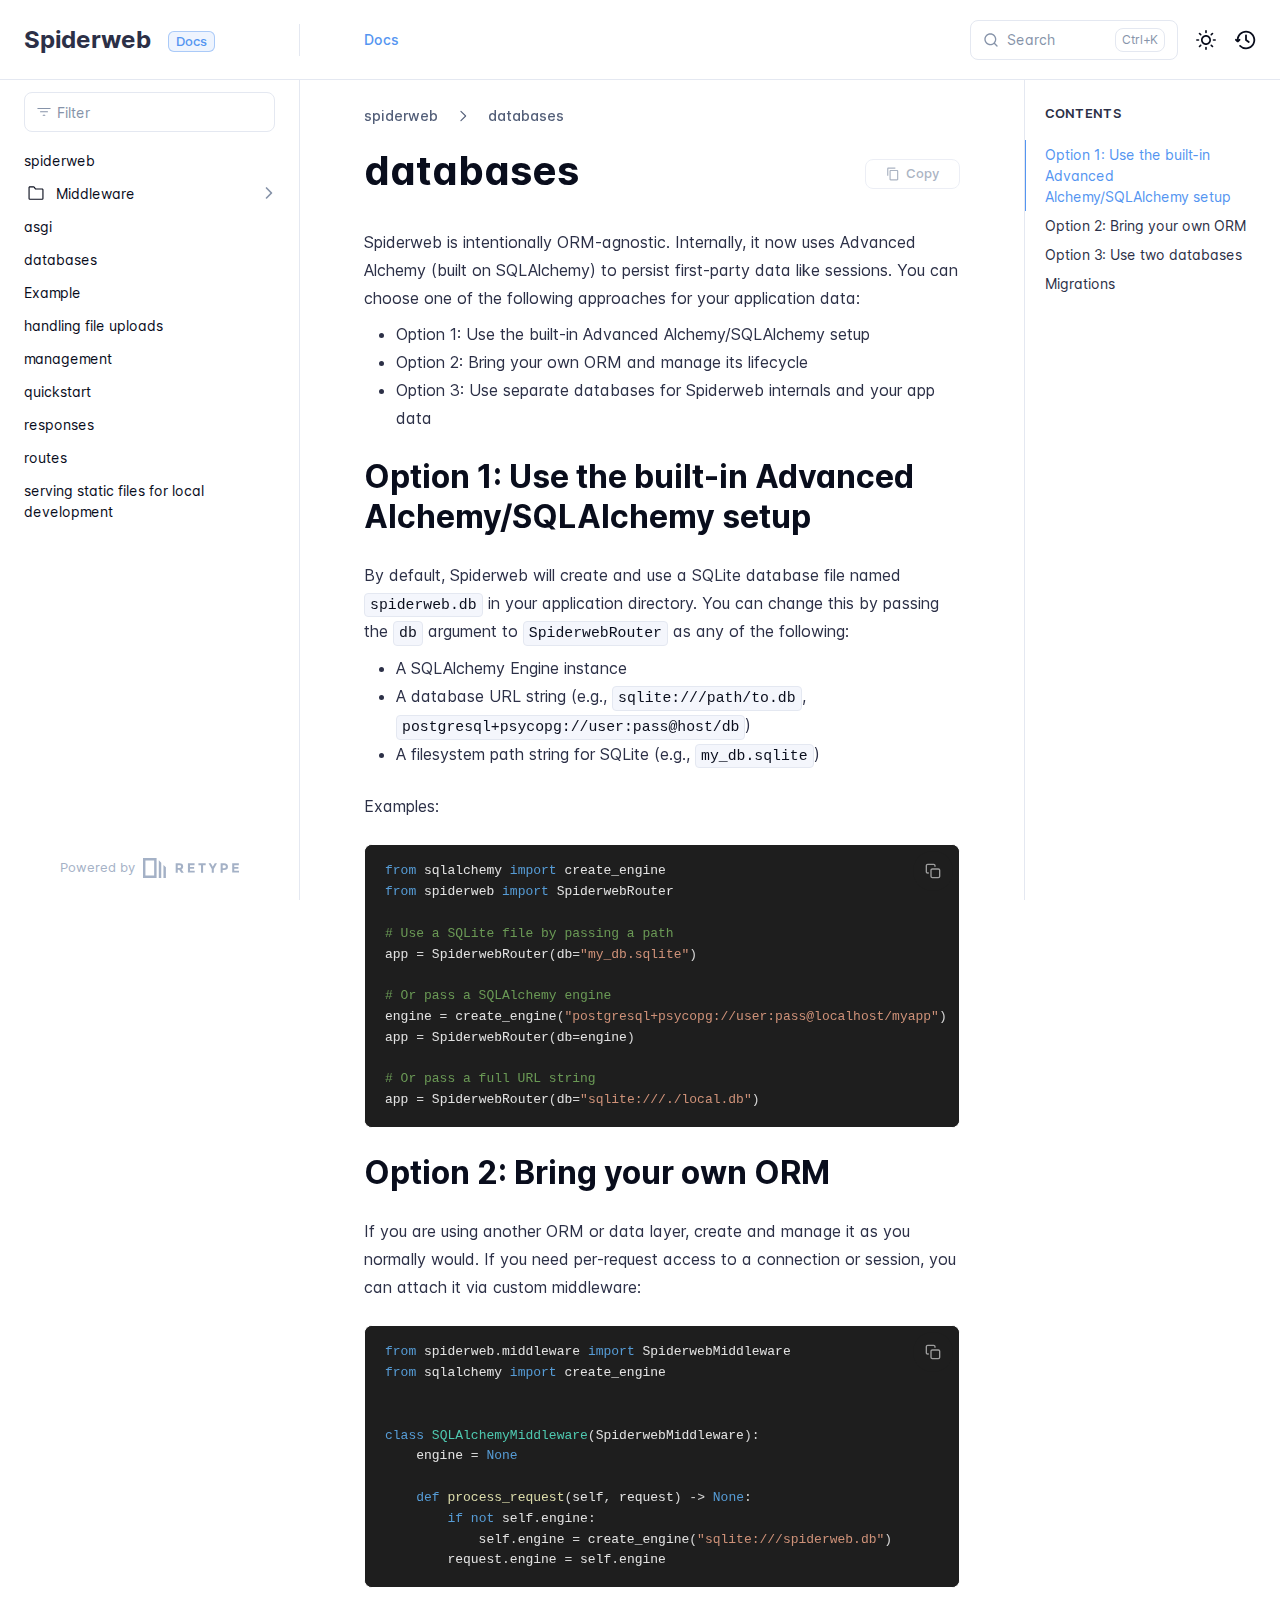
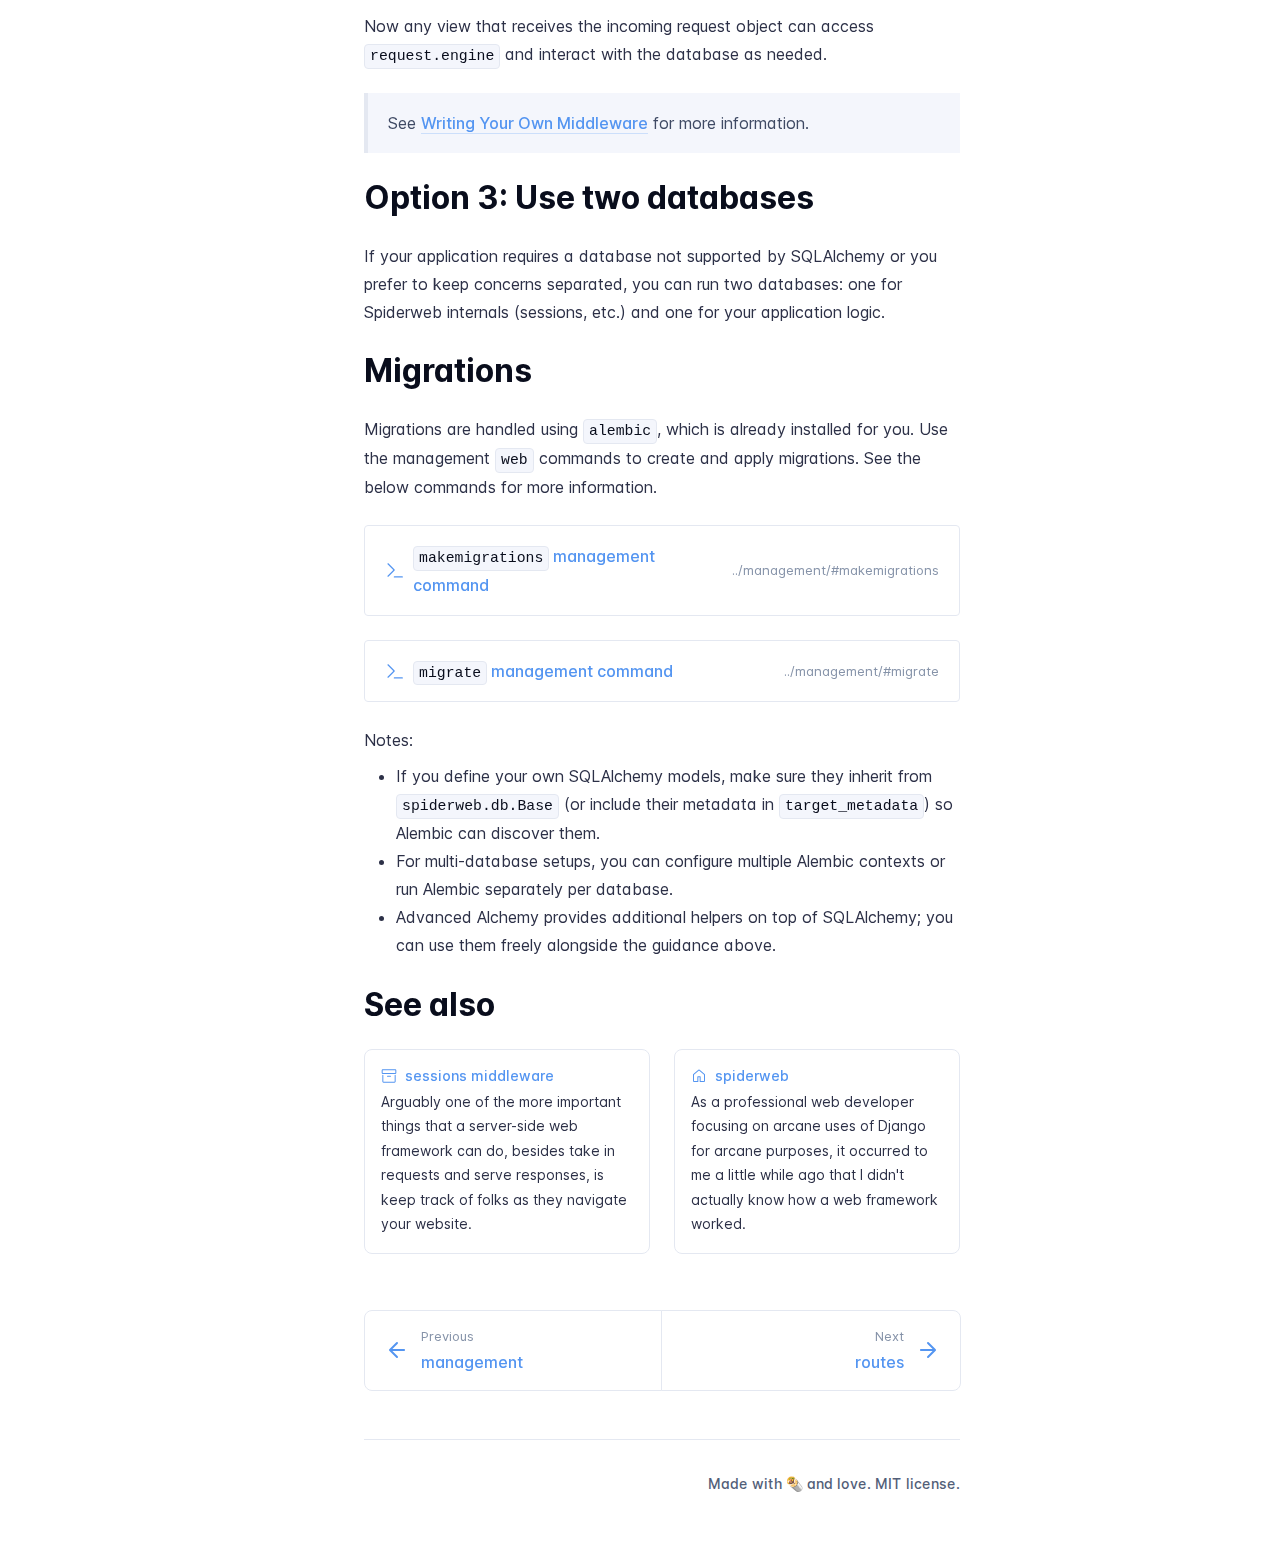
<file: db/index.html>
<!DOCTYPE html>
<html lang="en" class="h-full">
<head>
    <meta charset="UTF-8">
    <meta name="viewport" content="width=device-width,initial-scale=1">
    <meta name="color-scheme" content="light dark">
    <meta name="turbo-root" content="/spiderweb">
    <meta name="turbo-cache-control" content="no-cache" data-turbo-track="reload" data-track-token="4.5.3.829890815008">

    <!-- See retype.com -->
    <meta name="generator" content="Retype 4.5.3">

    <!-- Primary Meta Tags -->
    <title>databases</title>
    <meta name="title" content="databases">
    <meta name="description" content="Spiderweb is intentionally ORM-agnostic. Internally, it now uses Advanced Alchemy (built on SQLAlchemy) to persist first‑party data like sessions. You can">

    <!-- Canonical -->
    <link rel="canonical" href="https://itsthejoker.github.io/spiderweb/db/">
    <link rel="sitemap" type="application/xml" title="Sitemap" href="https://itsthejoker.github.io/spiderweb/sitemap.xml">

    <!-- Open Graph -->
    <meta property="og:type" content="website">
    <meta property="og:url" content="https://itsthejoker.github.io/spiderweb/db/">
    <meta property="og:title" content="databases">
    <meta property="og:description" content="Spiderweb is intentionally ORM-agnostic. Internally, it now uses Advanced Alchemy (built on SQLAlchemy) to persist first‑party data like sessions. You can">
    <meta property="og:site_name" content="Spiderweb">
    <meta property="og:locale" content="en_US">

    <!-- Twitter -->
    <meta name="twitter:card" content="summary_large_image">
    <meta name="twitter:url" content="https://itsthejoker.github.io/spiderweb/db/">
    <meta name="twitter:title" content="databases">
    <meta name="twitter:description" content="Spiderweb is intentionally ORM-agnostic. Internally, it now uses Advanced Alchemy (built on SQLAlchemy) to persist first‑party data like sessions. You can">

    <!-- Alternate Markdown -->
    <link rel="alternate" type="text/markdown" href="https://itsthejoker.github.io/spiderweb/db.md">

    <script data-cfasync="false">(function(){var cl=document.documentElement.classList,ls=localStorage.getItem("retype_scheme"),hd=cl.contains("dark"),hl=cl.contains("light"),wm=window.matchMedia&&window.matchMedia("(prefers-color-scheme: dark)").matches;if(ls==="dark"||(!ls&&wm&&!hd&&!hl)){cl.remove("light");cl.add("dark")}else if(ls==="light"||(!ls&&!wm&&!hd&&!hl)){cl.remove("dark");cl.add("light")}})();</script>

    <link href="../resources/css/retype.css?v=4.5.3.829890815008" rel="stylesheet">

    <script data-cfasync="false" src="../resources/js/config.js?v=4.5.3.829890815008" data-turbo-eval="false" defer></script>
    <script data-cfasync="false" src="../resources/js/retype.js?v=4.5.3" data-turbo-eval="false" defer></script>
    <script id="lunr-js" data-cfasync="false" src="../resources/js/lunr.js?v=4.5.3.829890815008" data-turbo-eval="false" defer></script>
    <script id="prism-js" data-cfasync="false" src="../resources/js/prism.js?v=4.5.3.829890815008" defer></script>
</head>
<body>
    <div id="retype-app" class="relative text-base antialiased text-base-text bg-base-bg font-body">
    <div class="absolute bottom-0 left-0" style="top: 5rem; right: 50%"></div>

    <header id="retype-header" class="sticky top-0 z-30 flex w-full h-16 bg-header-bg border-b border-header-border md:h-20">
        <div class="container relative flex items-center justify-between pr-6 grow md:justify-start">
            <!-- Mobile menu button skeleton -->
            <button v-cloak class="skeleton retype-mobile-menu-button flex items-center justify-center shrink-0 overflow-hidden dark:text-white focus:outline-hidden rounded-full w-10 h-10 ml-3.5 md:hidden"><svg xmlns="http://www.w3.org/2000/svg" class="mb-px shrink-0" width="24" height="24" viewBox="0 0 24 24" role="presentation" style="margin-bottom: 0px;"><g fill="currentColor"><path d="M2 4h20v2H2zM2 11h20v2H2zM2 18h20v2H2z"></path></g></svg></button>
            <div v-cloak id="retype-sidebar-left-toggle-button"></div>
    
            <!-- Logo -->
            <div class="flex items-center justify-between h-full py-2 md:w-75">
                <div class="flex items-center px-2 md:px-6">
                    <a id="retype-branding-logo" href="https://itsthejoker.github.io/spiderweb/" class="flex items-center leading-snug text-2xl">
                        <span class="dark:text-white font-bold line-clamp-1 md:line-clamp-2">Spiderweb</span>
                    </a><span id="retype-branding-label" class="inline-flex mt-1 px-2 py-1 ml-4 text-xs font-medium leading-none items-center rounded-md bg-branding-label-bg text-branding-label-text ring-1 ring-branding-label-border ring-inset md:inline-block">Docs</span>
                </div>
    
                <span class="hidden h-8 border-r md:inline-block border-base-border"></span>
            </div>
    
            <div class="flex justify-between md:grow">
                <!-- Top Nav -->
                <nav id="retype-header-nav" class="hidden md:flex">
                    <ul class="flex flex-col mb-4 md:pl-16 md:mb-0 md:flex-row md:items-center">
                        <li class="mr-6">
                            <a class="py-2 md:mb-0 inline-flex items-center text-sm whitespace-nowrap transition-colors duration-200 ease-linear md:text-header-text font-header-text hover:text-header-text-hover" href="/docs">Docs</a>
                        </li>
    
                    </ul>
                </nav>
    
                <div v-cloak class="flex justify-end grow">
                    <div id="retype-mobile-search-button"></div>
                    <doc-search-desktop></doc-search-desktop>
    
                    <doc-theme-switch class="lg:ml-2"></doc-theme-switch>
                    <doc-history></doc-history>
                </div>
            </div>
        </div>
    </header>


    <div id="retype-container" class="container relative flex bg-white">
        <!-- Sidebar Skeleton -->
        <div v-cloak class="fixed flex flex-col shrink-0 duration-300 ease-in-out bg-sidebar-left-bg border-sidebar-left-border sidebar top-20 w-75 border-r h-screen md:sticky transition-transform skeleton">
        
            <div class="flex items-center h-16 px-6">
                <input id="retype-filter-input-mock" class="w-full h-10 pl-8 px-3 py-2 transition-colors duration-200 ease-linear bg-filter-bg border border-filter-border rounded-lg shadow-none md:text-sm hover:border-filter-border-hover focus:outline-hidden focus:border-filter-border-focus placeholder-filter-placeholder" type="text">
            </div>
        
            <div class="pl-6 mt-1 mb-4">
                <div class="w-32 h-3 mb-4 bg-skeleton-bg rounded-full loading"></div>
                <div class="w-48 h-3 mb-4 bg-skeleton-bg rounded-full loading"></div>
                <div class="w-40 h-3 mb-4 bg-skeleton-bg rounded-full loading"></div>
                <div class="w-32 h-3 mb-4 bg-skeleton-bg rounded-full loading"></div>
                <div class="w-48 h-3 mb-4 bg-skeleton-bg rounded-full loading"></div>
                <div class="w-40 h-3 mb-4 bg-skeleton-bg rounded-full loading"></div>
            </div>
        
            <div class="shrink-0 mt-auto bg-transparent dark:border-base-border">
                <a class="flex items-center justify-center flex-nowrap h-16 text-gray-350 dark:text-dark-400 hover:text-gray-600 dark:hover:text-dark-300 transition-colors duration-150 ease-in docs-powered-by" target="_blank" href="https://retype.com/" rel="noopener">
                    <span class="text-xs whitespace-nowrap">Powered by</span>
                    <svg xmlns="http://www.w3.org/2000/svg" class="ml-2" fill="currentColor" width="96" height="20" overflow="visible"><path d="M0 0v20h13.59V0H0zm11.15 17.54H2.44V2.46h8.71v15.08zM15.8 20h2.44V4.67L15.8 2.22zM20.45 6.89V20h2.44V9.34z"/><g><path d="M40.16 8.44c0 1.49-.59 2.45-1.75 2.88l2.34 3.32h-2.53l-2.04-2.96h-1.43v2.96h-2.06V5.36h3.5c1.43 0 2.46.24 3.07.73s.9 1.27.9 2.35zm-2.48 1.1c.26-.23.38-.59.38-1.09 0-.5-.13-.84-.4-1.03s-.73-.28-1.39-.28h-1.54v2.75h1.5c.72 0 1.2-.12 1.45-.35zM51.56 5.36V7.2h-4.59v1.91h4.13v1.76h-4.13v1.92h4.74v1.83h-6.79V5.36h6.64zM60.09 7.15v7.48h-2.06V7.15h-2.61V5.36h7.28v1.79h-2.61zM70.81 14.64h-2.06v-3.66l-3.19-5.61h2.23l1.99 3.45 1.99-3.45H74l-3.19 5.61v3.66zM83.99 6.19c.65.55.97 1.4.97 2.55s-.33 1.98-1 2.51-1.68.8-3.04.8h-1.23v2.59h-2.06V5.36h3.26c1.42 0 2.45.28 3.1.83zm-1.51 3.65c.25-.28.37-.69.37-1.22s-.16-.92-.48-1.14c-.32-.23-.82-.34-1.5-.34H79.7v3.12h1.38c.68 0 1.15-.14 1.4-.42zM95.85 5.36V7.2h-4.59v1.91h4.13v1.76h-4.13v1.92H96v1.83h-6.79V5.36h6.64z"/></g></svg>
                </a>
            </div>
        </div>
        
        <!-- Sidebar component -->
        <doc-sidebar v-cloak>
            <template #sidebar-footer>
                <div class="shrink-0 mt-auto border-t md:bg-transparent md:border-none dark:border-base-border">
        
                    <div class="py-3 px-6 md:hidden border-b dark:border-base-border">
                        <nav>
                            <ul class="flex flex-wrap justify-center items-center">
                                <li class="mr-6">
                                    <a class="block py-1 inline-flex items-center text-sm whitespace-nowrap transition-colors duration-200 ease-linear md:text-header-text font-header-text hover:text-header-text-hover" href="/docs">Docs</a>
                                </li>
        
                            </ul>
                        </nav>
                    </div>
        
                    <a class="flex items-center justify-center flex-nowrap h-16 text-gray-350 dark:text-dark-400 hover:text-gray-600 dark:hover:text-dark-300 transition-colors duration-150 ease-in docs-powered-by" target="_blank" href="https://retype.com/" rel="noopener">
                        <span class="text-xs whitespace-nowrap">Powered by</span>
                        <svg xmlns="http://www.w3.org/2000/svg" class="ml-2" fill="currentColor" width="96" height="20" overflow="visible"><path d="M0 0v20h13.59V0H0zm11.15 17.54H2.44V2.46h8.71v15.08zM15.8 20h2.44V4.67L15.8 2.22zM20.45 6.89V20h2.44V9.34z"/><g><path d="M40.16 8.44c0 1.49-.59 2.45-1.75 2.88l2.34 3.32h-2.53l-2.04-2.96h-1.43v2.96h-2.06V5.36h3.5c1.43 0 2.46.24 3.07.73s.9 1.27.9 2.35zm-2.48 1.1c.26-.23.38-.59.38-1.09 0-.5-.13-.84-.4-1.03s-.73-.28-1.39-.28h-1.54v2.75h1.5c.72 0 1.2-.12 1.45-.35zM51.56 5.36V7.2h-4.59v1.91h4.13v1.76h-4.13v1.92h4.74v1.83h-6.79V5.36h6.64zM60.09 7.15v7.48h-2.06V7.15h-2.61V5.36h7.28v1.79h-2.61zM70.81 14.64h-2.06v-3.66l-3.19-5.61h2.23l1.99 3.45 1.99-3.45H74l-3.19 5.61v3.66zM83.99 6.19c.65.55.97 1.4.97 2.55s-.33 1.98-1 2.51-1.68.8-3.04.8h-1.23v2.59h-2.06V5.36h3.26c1.42 0 2.45.28 3.1.83zm-1.51 3.65c.25-.28.37-.69.37-1.22s-.16-.92-.48-1.14c-.32-.23-.82-.34-1.5-.34H79.7v3.12h1.38c.68 0 1.15-.14 1.4-.42zM95.85 5.36V7.2h-4.59v1.91h4.13v1.76h-4.13v1.92H96v1.83h-6.79V5.36h6.64z"/></g></svg>
                    </a>
                </div>
            </template>
        </doc-sidebar>

        <div class="grow min-w-0 bg-body-bg">
            <!-- Render "toolbar" template here on api pages --><!-- Render page content -->
<div class="flex">
    <div id="retype-main" class="min-w-0 p-4 grow md:px-16">
        <main class="relative pb-12 lg:pt-2">
            <div class="relative retype-markdown" id="retype-content">
                <!-- Rendered if sidebar right is enabled -->
                <div id="retype-sidebar-right-toggle"></div>
                <nav id="retype-breadcrumb" class="breadcrumb" aria-label="Breadcrumb">
                    <ol role="list">
                        <li class="pr-4">
                            <a href="../" class="pr-4">
                                spiderweb
                            </a>
                            <svg xmlns="http://www.w3.org/2000/svg" fill="currentColor" width="18" height="18" viewBox="0 0 24 24" aria-hidden="true">
                                <path d="M8.72 18.78a.75.75 0 0 1 0-1.06L14.44 12 8.72 6.28a.751.751 0 0 1 .018-1.042.751.751 0 0 1 1.042-.018l6.25 6.25a.75.75 0 0 1 0 1.06l-6.25 6.25a.75.75 0 0 1-1.06 0Z"/>
                            </svg>
                        </li>
                        <li class="pr-4">
                            <a href="../db/" class="pr-4">
                                databases
                            </a>
                        </li>
                    </ol>
                </nav>

                <doc-page-actions></doc-page-actions>

                <!-- Page content  -->
<h1 id="databases">databases</h1>
<p>Spiderweb is intentionally ORM-agnostic. Internally, it now uses Advanced Alchemy (built on SQLAlchemy) to persist first‑party data like sessions. You can choose one of the following approaches for your application data:</p>
<ul>
<li>Option 1: Use the built‑in Advanced Alchemy/SQLAlchemy setup</li>
<li>Option 2: Bring your own ORM and manage its lifecycle</li>
<li>Option 3: Use separate databases for Spiderweb internals and your app data</li>
</ul>
<h2 id="option-1-use-the-builtin-advanced-alchemysqlalchemy-setup">Option 1: Use the built‑in Advanced Alchemy/SQLAlchemy setup</h2>
<p>By default, Spiderweb will create and use a SQLite database file named <code translate="no" v-pre>spiderweb.db</code> in your application directory. You can change this by passing the <code translate="no" v-pre>db</code> argument to <code translate="no" v-pre>SpiderwebRouter</code> as any of the following:</p>
<ul>
<li>A SQLAlchemy Engine instance</li>
<li>A database URL string (e.g., <code translate="no" v-pre>sqlite:///path/to.db</code>, <code translate="no" v-pre>postgresql+psycopg://user:pass@host/db</code>)</li>
<li>A filesystem path string for SQLite (e.g., <code translate="no" v-pre>my_db.sqlite</code>)</li>
</ul>
<p>Examples:</p>
<div id="option-1-use-the-builtin-advanced-alchemysqlalchemy-setup-code-1" class="codeblock-wrapper"><doc-codeblock>
<pre translate="no" class="language-python"><code v-pre class="language-python">from sqlalchemy import create_engine
from spiderweb import SpiderwebRouter

# Use a SQLite file by passing a path
app = SpiderwebRouter(db=&quot;my_db.sqlite&quot;)

# Or pass a SQLAlchemy engine
engine = create_engine(&quot;postgresql+psycopg://user:pass@localhost/myapp&quot;)
app = SpiderwebRouter(db=engine)

# Or pass a full URL string
app = SpiderwebRouter(db=&quot;sqlite:///./local.db&quot;)</code></pre>
</doc-codeblock></div>
<h2 id="option-2-bring-your-own-orm">Option 2: Bring your own ORM</h2>
<p>If you are using another ORM or data layer, create and manage it as you normally would. If you need per‑request access to a connection or session, you can attach it via custom middleware:</p>
<div id="option-2-bring-your-own-orm-code-1" class="codeblock-wrapper"><doc-codeblock>
<pre translate="no" class="language-python"><code v-pre class="language-python">from spiderweb.middleware import SpiderwebMiddleware
from sqlalchemy import create_engine


class SQLAlchemyMiddleware(SpiderwebMiddleware):
    engine = None

    def process_request(self, request) -&gt; None:
        if not self.engine:
            self.engine = create_engine(&quot;sqlite:///spiderweb.db&quot;)
        request.engine = self.engine</code></pre>
</doc-codeblock></div>
<p>Now any view that receives the incoming request object can access <code translate="no" v-pre>request.engine</code> and interact with the database as needed.</p>
<blockquote>
<p>See <a href="../middleware/custom_middleware/">Writing Your Own Middleware</a> for more information.</p>
</blockquote>
<h2 id="option-3-use-two-databases">Option 3: Use two databases</h2>
<p>If your application requires a database not supported by SQLAlchemy or you prefer to keep concerns separated, you can run two databases: one for Spiderweb internals (sessions, etc.) and one for your application logic.</p>
<h2 id="migrations">Migrations</h2>
<p>Migrations are handled using <code translate="no" v-pre>alembic</code>, which is already installed for you. Use the management <code translate="no" v-pre>web</code> commands to create and apply migrations. See the below commands for more information.</p>
<p>
<div class="mb-6 px-5 py-4 flex justify-between relative border border-base-border hover:border-base-border-hover rounded transition-colors duration-150">
    <div class="flex items-center text-base-500">
        <span class="inline-flex items-center justify-center leading-none">
            <svg xmlns="http://www.w3.org/2000/svg" class="block shrink-0" width="20" height="20" viewBox="0 0 24 24" role="presentation" fill="currentColor"><path d="M3.045 18.894 9.94 12 3.045 5.106a.75.75 0 0 1 1.06-1.061l7.425 7.425a.75.75 0 0 1 0 1.06l-7.424 7.425a.75.75 0 0 1-1.061-1.06Zm8.205.606a.75.75 0 0 0 0 1.5h9.5a.75.75 0 0 0 0-1.5h-9.5Z"/></svg>
        </span>
        <span class="inline-block font-medium ml-2"><code translate="no" v-pre>makemigrations</code> management command</span>
    </div>
    <div class="flex items-center text-xs text-gray-400 dark:text-dark-400">
        <span>../management/#makemigrations</span>
    </div>
    <a href="../management/#makemigrations" class="absolute block inset-0"></a>
</div>
<div class="mb-6 px-5 py-4 flex justify-between relative border border-base-border hover:border-base-border-hover rounded transition-colors duration-150">
    <div class="flex items-center text-base-500">
        <span class="inline-flex items-center justify-center leading-none">
            <svg xmlns="http://www.w3.org/2000/svg" class="block shrink-0" width="20" height="20" viewBox="0 0 24 24" role="presentation" fill="currentColor"><path d="M3.045 18.894 9.94 12 3.045 5.106a.75.75 0 0 1 1.06-1.061l7.425 7.425a.75.75 0 0 1 0 1.06l-7.424 7.425a.75.75 0 0 1-1.061-1.06Zm8.205.606a.75.75 0 0 0 0 1.5h9.5a.75.75 0 0 0 0-1.5h-9.5Z"/></svg>
        </span>
        <span class="inline-block font-medium ml-2"><code translate="no" v-pre>migrate</code> management command</span>
    </div>
    <div class="flex items-center text-xs text-gray-400 dark:text-dark-400">
        <span>../management/#migrate</span>
    </div>
    <a href="../management/#migrate" class="absolute block inset-0"></a>
</div>
</p>
<p>Notes:</p>
<ul>
<li>If you define your own SQLAlchemy models, make sure they inherit from <code translate="no" v-pre>spiderweb.db.Base</code> (or include their metadata in <code translate="no" v-pre>target_metadata</code>) so Alembic can discover them.</li>
<li>For multi-database setups, you can configure multiple Alembic contexts or run Alembic separately per database.</li>
<li>Advanced Alchemy provides additional helpers on top of SQLAlchemy; you can use them freely alongside the guidance above.</li>
</ul>
<div id="retype-backlinks">
    <h2>See also</h2>
<div class="card-compact-group">
<div class="card-compact-container">
    <a href="/spiderweb/middleware/sessions/" class="group card-compact no-link">
        <div class="card-compact-body">
            <div class="card-compact-header">
                <span class="card-compact-icon inline-flex shrink-0"><svg xmlns="http://www.w3.org/2000/svg" width="20" height="20" viewBox="0 0 24 24" role="presentation" fill="currentColor"><!--icon--><path d="M2.75 2h18.5c.966 0 1.75.784 1.75 1.75v3.5A1.75 1.75 0 0 1 21.25 9H2.75A1.75 1.75 0 0 1 1 7.25v-3.5C1 2.784 1.784 2 2.75 2Zm18.5 1.5H2.75a.25.25 0 0 0-.25.25v3.5c0 .138.112.25.25.25h18.5a.25.25 0 0 0 .25-.25v-3.5a.25.25 0 0 0-.25-.25ZM2.75 10a.75.75 0 0 1 .75.75v9.5c0 .138.112.25.25.25h16.5a.25.25 0 0 0 .25-.25v-9.5a.75.75 0 0 1 1.5 0v9.5A1.75 1.75 0 0 1 20.25 22H3.75A1.75 1.75 0 0 1 2 20.25v-9.5a.75.75 0 0 1 .75-.75Z"/><path d="M9.75 11.5a.75.75 0 0 0 0 1.5h4.5a.75.75 0 0 0 0-1.5h-4.5Z"/></svg></span>
                <span class="card-compact-title">sessions middleware</span>
            </div>
            <p class="card-compact-description">Arguably one of the more important things that a server-side web framework can do, besides take in requests and serve responses, is keep track of folks as they navigate your website.</p>
        </div>
    </a>
</div>
<div class="card-compact-container">
    <a href="/spiderweb/" class="group card-compact no-link">
        <div class="card-compact-body">
            <div class="card-compact-header">
                <span class="card-compact-icon inline-flex shrink-0"><svg xmlns="http://www.w3.org/2000/svg" width="20" height="20" viewBox="0 0 24 24" role="presentation" fill="currentColor"><!--icon--><path d="M11.03 2.59a1.501 1.501 0 0 1 1.94 0l7.5 6.363a1.5 1.5 0 0 1 .53 1.144V19.5a1.5 1.5 0 0 1-1.5 1.5h-5.75a.75.75 0 0 1-.75-.75V14h-2v6.25a.75.75 0 0 1-.75.75H4.5A1.5 1.5 0 0 1 3 19.5v-9.403c0-.44.194-.859.53-1.144ZM12 3.734l-7.5 6.363V19.5h5v-6.25a.75.75 0 0 1 .75-.75h3.5a.75.75 0 0 1 .75.75v6.25h5v-9.403Z"/></svg></span>
                <span class="card-compact-title">spiderweb</span>
            </div>
            <p class="card-compact-description">As a professional web developer focusing on arcane uses of Django for arcane purposes, it occurred to me a little while ago that I didn't actually know how a web framework worked.</p>
        </div>
    </a>
</div>
</div>
</div>

                
                <!-- Required only on API pages -->
                <doc-toolbar-member-filter-no-results></doc-toolbar-member-filter-no-results>
            </div>
            <footer id="retype-content-footer" class="clear-both">
            
                <nav id="retype-nextprev" class="print:hidden flex mt-14">
                    <div class="w-1/2">
                        <a class="px-5 py-4 h-full flex items-center break-normal font-medium text-body-link border border-base-border hover:border-base-border-hover rounded-l-lg transition-colors duration-150 relative hover:z-5" href="../management/">
                            <svg xmlns="http://www.w3.org/2000/svg" class="mr-3" width="24" height="24" viewBox="0 0 24 24" fill="currentColor" overflow="visible"><path d="M19 11H7.41l5.29-5.29a.996.996 0 10-1.41-1.41l-7 7a1 1 0 000 1.42l7 7a1.024 1.024 0 001.42-.01.996.996 0 000-1.41L7.41 13H19c.55 0 1-.45 1-1s-.45-1-1-1z" /><path fill="none" d="M0 0h24v24H0z" /></svg>
                            <span>
                                <span class="block text-xs font-normal text-base-text-muted">Previous</span>
                                <span class="block mt-1">management</span>
                            </span>
                        </a>
                    </div>
            
                    <div class="w-1/2">
                        <a class="px-5 py-4 -mx-px h-full flex items-center justify-end break-normal font-medium text-body-link border border-base-border hover:border-base-border-hover rounded-r-lg transition-colors duration-150 relative hover:z-5" href="../routes/">
                            <span>
                                <span class="block text-xs font-normal text-right text-base-text-muted">Next</span>
                                <span class="block mt-1">routes</span>
                            </span>
                            <svg xmlns="http://www.w3.org/2000/svg" class="ml-3" width="24" height="24" viewBox="0 0 24 24" fill="currentColor" overflow="visible"><path d="M19.92 12.38a1 1 0 00-.22-1.09l-7-7a.996.996 0 10-1.41 1.41l5.3 5.3H5c-.55 0-1 .45-1 1s.45 1 1 1h11.59l-5.29 5.29a.996.996 0 000 1.41c.19.2.44.3.7.3s.51-.1.71-.29l7-7c.09-.09.16-.21.21-.33z" /><path fill="none" d="M0 0h24v24H0z" /></svg>
                        </a>
                    </div>
                </nav>
            </footer>
        </main>

        <div id="retype-page-footer" class="print:border-none border-t border-base-border pt-6 mb-8">
            <footer class="flex flex-wrap items-center justify-between print:justify-center">
                <div id="retype-footer-links" class="print:hidden">
                    <ul class="flex flex-wrap items-center text-sm">
                    </ul>
                </div>
                <div id="retype-copyright" class="print:justify-center py-2 text-footer-text font-footer-link text-sm leading-relaxed"><p>Made with <span class="docs-emoji">&#x1F32F;</span> and love. MIT license.</p></div>
            </footer>
        </div>
    </div>

    <!-- Rendered if sidebar right is enabled -->
    <!-- Sidebar right skeleton-->
    <div v-cloak class="fixed top-0 bottom-0 right-0 translate-x-full bg-sidebar-right-bg border-sidebar-right-border lg:sticky lg:border-l lg:shrink-0 lg:pt-6 lg:translate-x-0 sm:w-1/2 lg:w-64 lg:z-0 md:w-104 sidebar-right skeleton">
        <div class="pl-5">
            <div class="w-32 h-3 mb-4 bg-skeleton-bg rounded-full loading"></div>
            <div class="w-48 h-3 mb-4 bg-skeleton-bg rounded-full loading"></div>
            <div class="w-40 h-3 mb-4 bg-skeleton-bg rounded-full loading"></div>
        </div>
    </div>

    <!-- User should be able to hide sidebar right -->
    <doc-sidebar-right v-cloak></doc-sidebar-right>
</div>

        </div>
    </div>

    <doc-search-mobile></doc-search-mobile>
    <doc-back-to-top></doc-back-to-top>
</div>


    <div id="retype-overlay-target"></div>

        <script data-cfasync="false">window.__DOCS__ = { "title": "databases", level: 1, icon: "file", hasPrism: true, hasInstagram: false, hasMermaid: false, hasMath: false, tocDepth: 23, "md": "/db.md" }</script>
</body>
</html>
</file>
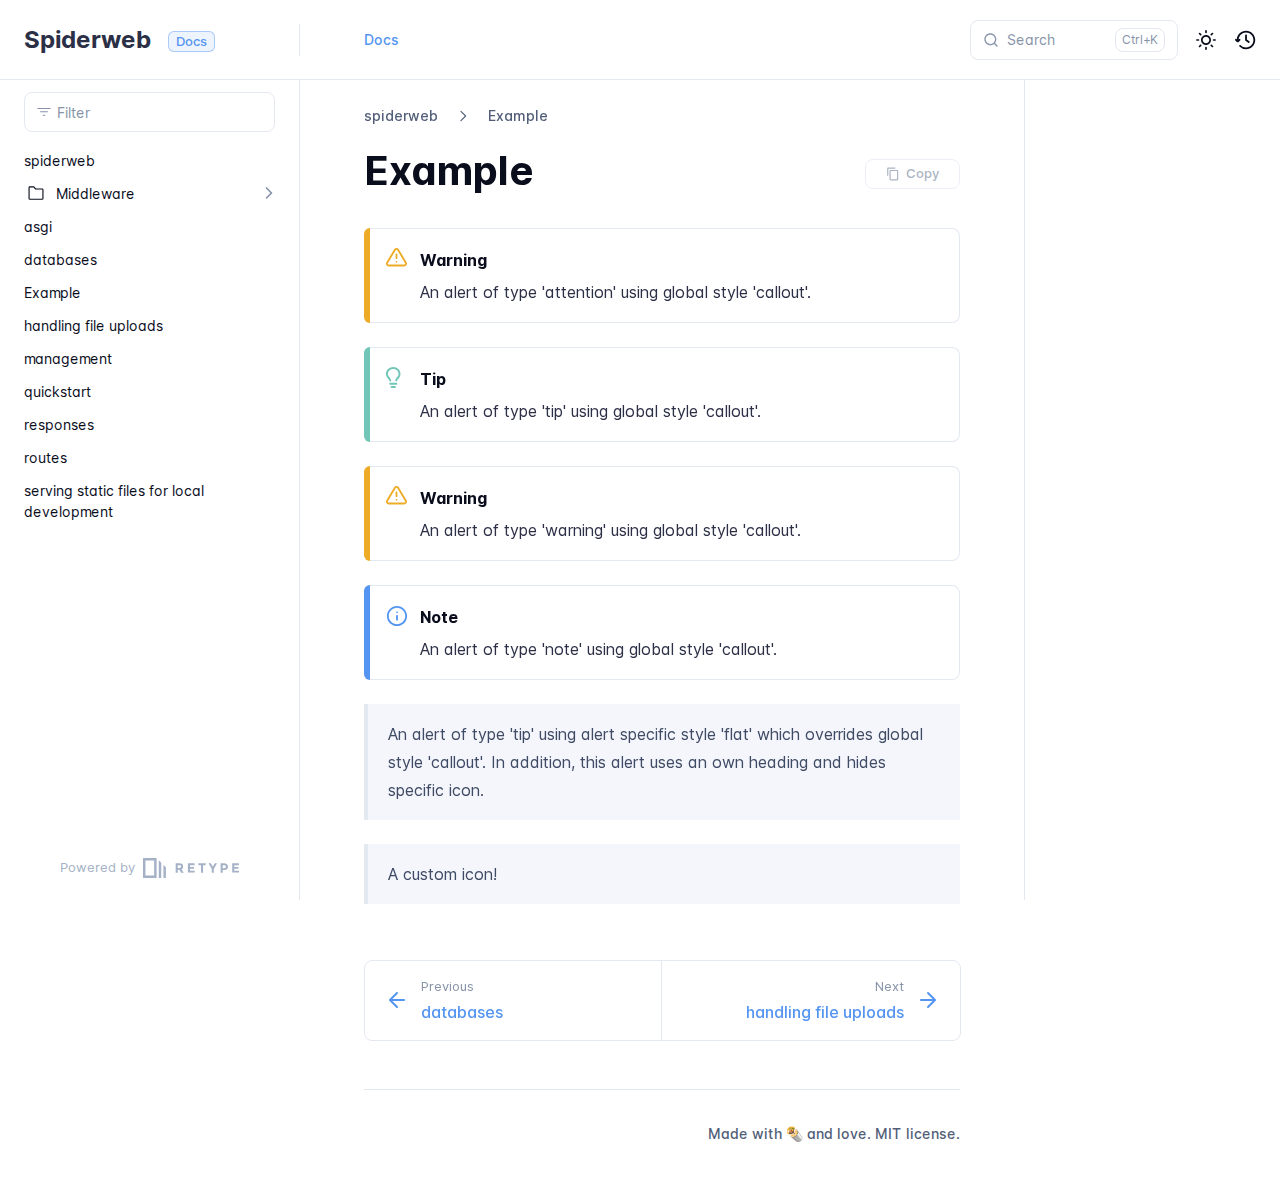
<file: example/index.html>
<!DOCTYPE html>
<html lang="en" class="h-full">
<head>
    <meta charset="UTF-8">
    <meta name="viewport" content="width=device-width,initial-scale=1">
    <meta name="color-scheme" content="light dark">
    <meta name="turbo-root" content="/spiderweb">
    <meta name="turbo-cache-control" content="no-cache" data-turbo-track="reload" data-track-token="4.5.3.829624787253">

    <!-- See retype.com -->
    <meta name="generator" content="Retype 4.5.3">

    <!-- Primary Meta Tags -->
    <title>Example</title>
    <meta name="title" content="Example">
    <meta name="description" content="An alert of type 'attention' using global style 'callout'.">

    <!-- Canonical -->
    <link rel="canonical" href="https://itsthejoker.github.io/spiderweb/example/">
    <link rel="sitemap" type="application/xml" title="Sitemap" href="https://itsthejoker.github.io/spiderweb/sitemap.xml">

    <!-- Open Graph -->
    <meta property="og:type" content="website">
    <meta property="og:url" content="https://itsthejoker.github.io/spiderweb/example/">
    <meta property="og:title" content="Example">
    <meta property="og:description" content="An alert of type 'attention' using global style 'callout'.">
    <meta property="og:site_name" content="Spiderweb">
    <meta property="og:locale" content="en_US">

    <!-- Twitter -->
    <meta name="twitter:card" content="summary_large_image">
    <meta name="twitter:url" content="https://itsthejoker.github.io/spiderweb/example/">
    <meta name="twitter:title" content="Example">
    <meta name="twitter:description" content="An alert of type 'attention' using global style 'callout'.">

    <!-- Alternate Markdown -->
    <link rel="alternate" type="text/markdown" href="https://itsthejoker.github.io/spiderweb/example.md">

    <script data-cfasync="false">(function(){var cl=document.documentElement.classList,ls=localStorage.getItem("retype_scheme"),hd=cl.contains("dark"),hl=cl.contains("light"),wm=window.matchMedia&&window.matchMedia("(prefers-color-scheme: dark)").matches;if(ls==="dark"||(!ls&&wm&&!hd&&!hl)){cl.remove("light");cl.add("dark")}else if(ls==="light"||(!ls&&!wm&&!hd&&!hl)){cl.remove("dark");cl.add("light")}})();</script>

    <link href="../resources/css/retype.css?v=4.5.3.829624787253" rel="stylesheet">

    <script data-cfasync="false" src="../resources/js/config.js?v=4.5.3.829624787253" data-turbo-eval="false" defer></script>
    <script data-cfasync="false" src="../resources/js/retype.js?v=4.5.3" data-turbo-eval="false" defer></script>
    <script id="lunr-js" data-cfasync="false" src="../resources/js/lunr.js?v=4.5.3.829624787253" data-turbo-eval="false" defer></script>
</head>
<body>
    <div id="retype-app" class="relative text-base antialiased text-base-text bg-base-bg font-body">
    <div class="absolute bottom-0 left-0" style="top: 5rem; right: 50%"></div>

    <header id="retype-header" class="sticky top-0 z-30 flex w-full h-16 bg-header-bg border-b border-header-border md:h-20">
        <div class="container relative flex items-center justify-between pr-6 grow md:justify-start">
            <!-- Mobile menu button skeleton -->
            <button v-cloak class="skeleton retype-mobile-menu-button flex items-center justify-center shrink-0 overflow-hidden dark:text-white focus:outline-hidden rounded-full w-10 h-10 ml-3.5 md:hidden"><svg xmlns="http://www.w3.org/2000/svg" class="mb-px shrink-0" width="24" height="24" viewBox="0 0 24 24" role="presentation" style="margin-bottom: 0px;"><g fill="currentColor"><path d="M2 4h20v2H2zM2 11h20v2H2zM2 18h20v2H2z"></path></g></svg></button>
            <div v-cloak id="retype-sidebar-left-toggle-button"></div>
    
            <!-- Logo -->
            <div class="flex items-center justify-between h-full py-2 md:w-75">
                <div class="flex items-center px-2 md:px-6">
                    <a id="retype-branding-logo" href="https://itsthejoker.github.io/spiderweb/" class="flex items-center leading-snug text-2xl">
                        <span class="dark:text-white font-bold line-clamp-1 md:line-clamp-2">Spiderweb</span>
                    </a><span id="retype-branding-label" class="inline-flex mt-1 px-2 py-1 ml-4 text-xs font-medium leading-none items-center rounded-md bg-branding-label-bg text-branding-label-text ring-1 ring-branding-label-border ring-inset md:inline-block">Docs</span>
                </div>
    
                <span class="hidden h-8 border-r md:inline-block border-base-border"></span>
            </div>
    
            <div class="flex justify-between md:grow">
                <!-- Top Nav -->
                <nav id="retype-header-nav" class="hidden md:flex">
                    <ul class="flex flex-col mb-4 md:pl-16 md:mb-0 md:flex-row md:items-center">
                        <li class="mr-6">
                            <a class="py-2 md:mb-0 inline-flex items-center text-sm whitespace-nowrap transition-colors duration-200 ease-linear md:text-header-text font-header-text hover:text-header-text-hover" href="/docs">Docs</a>
                        </li>
    
                    </ul>
                </nav>
    
                <div v-cloak class="flex justify-end grow">
                    <div id="retype-mobile-search-button"></div>
                    <doc-search-desktop></doc-search-desktop>
    
                    <doc-theme-switch class="lg:ml-2"></doc-theme-switch>
                    <doc-history></doc-history>
                </div>
            </div>
        </div>
    </header>


    <div id="retype-container" class="container relative flex bg-white">
        <!-- Sidebar Skeleton -->
        <div v-cloak class="fixed flex flex-col shrink-0 duration-300 ease-in-out bg-sidebar-left-bg border-sidebar-left-border sidebar top-20 w-75 border-r h-screen md:sticky transition-transform skeleton">
        
            <div class="flex items-center h-16 px-6">
                <input id="retype-filter-input-mock" class="w-full h-10 pl-8 px-3 py-2 transition-colors duration-200 ease-linear bg-filter-bg border border-filter-border rounded-lg shadow-none md:text-sm hover:border-filter-border-hover focus:outline-hidden focus:border-filter-border-focus placeholder-filter-placeholder" type="text">
            </div>
        
            <div class="pl-6 mt-1 mb-4">
                <div class="w-32 h-3 mb-4 bg-skeleton-bg rounded-full loading"></div>
                <div class="w-48 h-3 mb-4 bg-skeleton-bg rounded-full loading"></div>
                <div class="w-40 h-3 mb-4 bg-skeleton-bg rounded-full loading"></div>
                <div class="w-32 h-3 mb-4 bg-skeleton-bg rounded-full loading"></div>
                <div class="w-48 h-3 mb-4 bg-skeleton-bg rounded-full loading"></div>
                <div class="w-40 h-3 mb-4 bg-skeleton-bg rounded-full loading"></div>
            </div>
        
            <div class="shrink-0 mt-auto bg-transparent dark:border-base-border">
                <a class="flex items-center justify-center flex-nowrap h-16 text-gray-350 dark:text-dark-400 hover:text-gray-600 dark:hover:text-dark-300 transition-colors duration-150 ease-in docs-powered-by" target="_blank" href="https://retype.com/" rel="noopener">
                    <span class="text-xs whitespace-nowrap">Powered by</span>
                    <svg xmlns="http://www.w3.org/2000/svg" class="ml-2" fill="currentColor" width="96" height="20" overflow="visible"><path d="M0 0v20h13.59V0H0zm11.15 17.54H2.44V2.46h8.71v15.08zM15.8 20h2.44V4.67L15.8 2.22zM20.45 6.89V20h2.44V9.34z"/><g><path d="M40.16 8.44c0 1.49-.59 2.45-1.75 2.88l2.34 3.32h-2.53l-2.04-2.96h-1.43v2.96h-2.06V5.36h3.5c1.43 0 2.46.24 3.07.73s.9 1.27.9 2.35zm-2.48 1.1c.26-.23.38-.59.38-1.09 0-.5-.13-.84-.4-1.03s-.73-.28-1.39-.28h-1.54v2.75h1.5c.72 0 1.2-.12 1.45-.35zM51.56 5.36V7.2h-4.59v1.91h4.13v1.76h-4.13v1.92h4.74v1.83h-6.79V5.36h6.64zM60.09 7.15v7.48h-2.06V7.15h-2.61V5.36h7.28v1.79h-2.61zM70.81 14.64h-2.06v-3.66l-3.19-5.61h2.23l1.99 3.45 1.99-3.45H74l-3.19 5.61v3.66zM83.99 6.19c.65.55.97 1.4.97 2.55s-.33 1.98-1 2.51-1.68.8-3.04.8h-1.23v2.59h-2.06V5.36h3.26c1.42 0 2.45.28 3.1.83zm-1.51 3.65c.25-.28.37-.69.37-1.22s-.16-.92-.48-1.14c-.32-.23-.82-.34-1.5-.34H79.7v3.12h1.38c.68 0 1.15-.14 1.4-.42zM95.85 5.36V7.2h-4.59v1.91h4.13v1.76h-4.13v1.92H96v1.83h-6.79V5.36h6.64z"/></g></svg>
                </a>
            </div>
        </div>
        
        <!-- Sidebar component -->
        <doc-sidebar v-cloak>
            <template #sidebar-footer>
                <div class="shrink-0 mt-auto border-t md:bg-transparent md:border-none dark:border-base-border">
        
                    <div class="py-3 px-6 md:hidden border-b dark:border-base-border">
                        <nav>
                            <ul class="flex flex-wrap justify-center items-center">
                                <li class="mr-6">
                                    <a class="block py-1 inline-flex items-center text-sm whitespace-nowrap transition-colors duration-200 ease-linear md:text-header-text font-header-text hover:text-header-text-hover" href="/docs">Docs</a>
                                </li>
        
                            </ul>
                        </nav>
                    </div>
        
                    <a class="flex items-center justify-center flex-nowrap h-16 text-gray-350 dark:text-dark-400 hover:text-gray-600 dark:hover:text-dark-300 transition-colors duration-150 ease-in docs-powered-by" target="_blank" href="https://retype.com/" rel="noopener">
                        <span class="text-xs whitespace-nowrap">Powered by</span>
                        <svg xmlns="http://www.w3.org/2000/svg" class="ml-2" fill="currentColor" width="96" height="20" overflow="visible"><path d="M0 0v20h13.59V0H0zm11.15 17.54H2.44V2.46h8.71v15.08zM15.8 20h2.44V4.67L15.8 2.22zM20.45 6.89V20h2.44V9.34z"/><g><path d="M40.16 8.44c0 1.49-.59 2.45-1.75 2.88l2.34 3.32h-2.53l-2.04-2.96h-1.43v2.96h-2.06V5.36h3.5c1.43 0 2.46.24 3.07.73s.9 1.27.9 2.35zm-2.48 1.1c.26-.23.38-.59.38-1.09 0-.5-.13-.84-.4-1.03s-.73-.28-1.39-.28h-1.54v2.75h1.5c.72 0 1.2-.12 1.45-.35zM51.56 5.36V7.2h-4.59v1.91h4.13v1.76h-4.13v1.92h4.74v1.83h-6.79V5.36h6.64zM60.09 7.15v7.48h-2.06V7.15h-2.61V5.36h7.28v1.79h-2.61zM70.81 14.64h-2.06v-3.66l-3.19-5.61h2.23l1.99 3.45 1.99-3.45H74l-3.19 5.61v3.66zM83.99 6.19c.65.55.97 1.4.97 2.55s-.33 1.98-1 2.51-1.68.8-3.04.8h-1.23v2.59h-2.06V5.36h3.26c1.42 0 2.45.28 3.1.83zm-1.51 3.65c.25-.28.37-.69.37-1.22s-.16-.92-.48-1.14c-.32-.23-.82-.34-1.5-.34H79.7v3.12h1.38c.68 0 1.15-.14 1.4-.42zM95.85 5.36V7.2h-4.59v1.91h4.13v1.76h-4.13v1.92H96v1.83h-6.79V5.36h6.64z"/></g></svg>
                    </a>
                </div>
            </template>
        </doc-sidebar>

        <div class="grow min-w-0 bg-body-bg">
            <!-- Render "toolbar" template here on api pages --><!-- Render page content -->
<div class="flex">
    <div id="retype-main" class="min-w-0 p-4 grow md:px-16">
        <main class="relative pb-12 lg:pt-2">
            <div class="relative retype-markdown" id="retype-content">
                <!-- Rendered if sidebar right is enabled -->
                <div id="retype-sidebar-right-toggle"></div>
                <nav id="retype-breadcrumb" class="breadcrumb" aria-label="Breadcrumb">
                    <ol role="list">
                        <li class="pr-4">
                            <a href="../" class="pr-4">
                                spiderweb
                            </a>
                            <svg xmlns="http://www.w3.org/2000/svg" fill="currentColor" width="18" height="18" viewBox="0 0 24 24" aria-hidden="true">
                                <path d="M8.72 18.78a.75.75 0 0 1 0-1.06L14.44 12 8.72 6.28a.751.751 0 0 1 .018-1.042.751.751 0 0 1 1.042-.018l6.25 6.25a.75.75 0 0 1 0 1.06l-6.25 6.25a.75.75 0 0 1-1.06 0Z"/>
                            </svg>
                        </li>
                        <li class="pr-4">
                            <a href="../example/" class="pr-4">
                                Example
                            </a>
                        </li>
                    </ol>
                </nav>

                <doc-page-actions></doc-page-actions>

                <!-- Page content  -->
<h1 id="example">Example</h1>
<div class="flex mb-6">
    <div class="shrink-0 w-1.5 rounded-tl-lg rounded-bl-lg bg-callout-warning"></div>
    <div class="flex w-full py-4 border border-l-0 rounded-tr-lg rounded-br-lg doc-callout bg-callout-base-bg border-callout-base-border" role="alert">
        <div class="flex items-center ml-4 h-7">
            <svg xmlns="http://www.w3.org/2000/svg" class="block text-callout-warning" width="22" height="22" viewBox="0 0 24 24" role="presentation">
                <g fill="currentColor"><g>
                    <path d="M22.48 15.59L14.01 1.45A2.968 2.968 0 0012.16.09c-.78-.19-1.58-.07-2.27.35-.41.25-.76.6-1.01 1.01v.01L.4 15.6c-.83 1.43-.33 3.27 1.1 4.1.45.26.95.4 1.48.4h16.95c.8-.01 1.55-.33 2.11-.9.56-.57.87-1.33.86-2.13a3.04 3.04 0 00-.42-1.48zm-1.87 2.21c-.19.19-.44.3-.69.3H2.99c-.17 0-.34-.05-.49-.13a.992.992 0 01-.37-1.35L10.6 2.48c.08-.14.2-.25.34-.33a.992.992 0 011.37.33l8.46 14.13c.09.15.13.32.13.49 0 .26-.1.51-.29.7z"></path>
                    <path d="M11.45 12.1c.55 0 1-.45 1-1v-4c0-.55-.45-1-1-1s-1 .45-1 1v4c0 .56.45 1 1 1zM11.46 14.1c-.56 0-1 .45-1 1s.45 1 1 1 1-.45 1-1-.45-1-1-1z"></path>
                </g></g>
            </svg>
        </div>
        <div class="pr-5 ml-3 w-full">
            <h5>Warning</h5>
<p>An alert of type &#x27;attention&#x27; using global style &#x27;callout&#x27;.</p>
        </div>
    </div>
</div>
<div class="flex mb-6">
    <div class="shrink-0 w-1.5 rounded-tl-lg rounded-bl-lg bg-callout-tip"></div>
    <div class="flex w-full py-4 border border-l-0 rounded-tr-lg rounded-br-lg doc-callout bg-callout-base-bg border-callout-base-border" role="alert">
        <div class="flex items-center ml-4 h-7">
            <svg xmlns="http://www.w3.org/2000/svg" class="block text-callout-tip" width="22" height="22" viewBox="0 0 24 24" role="presentation">
                <g fill="currentColor"><g>
                    <path d="M7.90625 2.15625C4.50944 2.15625 2.15625 4.58563 2.15625 7.54688C2.15625 8.96138 2.76575 9.88281 3.57075 10.8589L3.87837 11.2226C4.19894 11.6021 4.554 12.0218 4.84581 12.4416C5.25406 13.0324 5.61775 13.7296 5.7385 14.5834C5.76728 14.8608 5.68746 15.1386 5.51579 15.3583C5.34413 15.5781 5.09399 15.7228 4.8179 15.7621C4.5418 15.8013 4.26124 15.7321 4.03512 15.5689C3.809 15.4056 3.65493 15.1612 3.60525 14.8867C3.54775 14.4814 3.37094 14.1004 3.07338 13.6692C2.8306 13.3302 2.57055 13.0039 2.29425 12.6917C2.1735 12.5479 2.04556 12.397 1.909 12.2317C1.00769 11.1406 0 9.72613 0 7.54688C0 3.32062 3.39681 0 7.90625 0C12.4157 0 15.8125 3.32062 15.8125 7.54688C15.8125 9.72613 14.8048 11.1406 13.9035 12.2317C13.7669 12.397 13.639 12.5479 13.5183 12.6903C13.2207 13.0424 12.9677 13.3414 12.7406 13.6692C12.4416 14.1004 12.2662 14.4814 12.2087 14.8867C12.1557 15.1584 12.0003 15.3994 11.7747 15.5598C11.5492 15.7202 11.2706 15.7879 10.9965 15.7488C10.7225 15.7096 10.474 15.5667 10.3023 15.3496C10.1306 15.1325 10.0489 14.8577 10.074 14.582C10.1948 13.7296 10.5584 13.0324 10.9667 12.4416C11.2585 12.0218 11.6136 11.6021 11.9341 11.2226C12.0419 11.0961 12.1454 10.9739 12.2403 10.8589C13.0468 9.88281 13.6562 8.96138 13.6562 7.54688C13.6562 4.58563 11.3031 2.15625 7.90625 2.15625ZM4.67188 17.25H11.1406C11.4266 17.25 11.7008 17.3636 11.903 17.5658C12.1052 17.768 12.2188 18.0422 12.2188 18.3281C12.2188 18.6141 12.1052 18.8883 11.903 19.0905C11.7008 19.2927 11.4266 19.4062 11.1406 19.4062H4.67188C4.38594 19.4062 4.11171 19.2927 3.90953 19.0905C3.70734 18.8883 3.59375 18.6141 3.59375 18.3281C3.59375 18.0422 3.70734 17.768 3.90953 17.5658C4.11171 17.3636 4.38594 17.25 4.67188 17.25ZM5.03125 21.9219C5.03125 21.6359 5.14484 21.3617 5.34703 21.1595C5.54921 20.9573 5.82344 20.8438 6.10938 20.8438H9.70312C9.98906 20.8438 10.2633 20.9573 10.4655 21.1595C10.6677 21.3617 10.7812 21.6359 10.7812 21.9219C10.7812 22.2078 10.6677 22.482 10.4655 22.6842C10.2633 22.8864 9.98906 23 9.70312 23H6.10938C5.82344 23 5.54921 22.8864 5.34703 22.6842C5.14484 22.482 5.03125 22.2078 5.03125 21.9219Z" />
                </g></g>
            </svg>
        </div>
        <div class="pr-5 ml-3 w-full">
            <h5>Tip</h5>
<p>An alert of type &#x27;tip&#x27; using global style &#x27;callout&#x27;.</p>
        </div>
    </div>
</div>
<div class="flex mb-6">
    <div class="shrink-0 w-1.5 rounded-tl-lg rounded-bl-lg bg-callout-warning"></div>
    <div class="flex w-full py-4 border border-l-0 rounded-tr-lg rounded-br-lg doc-callout bg-callout-base-bg border-callout-base-border" role="alert">
        <div class="flex items-center ml-4 h-7">
            <svg xmlns="http://www.w3.org/2000/svg" class="block text-callout-warning" width="22" height="22" viewBox="0 0 24 24" role="presentation">
                <g fill="currentColor"><g>
                    <path d="M22.48 15.59L14.01 1.45A2.968 2.968 0 0012.16.09c-.78-.19-1.58-.07-2.27.35-.41.25-.76.6-1.01 1.01v.01L.4 15.6c-.83 1.43-.33 3.27 1.1 4.1.45.26.95.4 1.48.4h16.95c.8-.01 1.55-.33 2.11-.9.56-.57.87-1.33.86-2.13a3.04 3.04 0 00-.42-1.48zm-1.87 2.21c-.19.19-.44.3-.69.3H2.99c-.17 0-.34-.05-.49-.13a.992.992 0 01-.37-1.35L10.6 2.48c.08-.14.2-.25.34-.33a.992.992 0 011.37.33l8.46 14.13c.09.15.13.32.13.49 0 .26-.1.51-.29.7z"></path>
                    <path d="M11.45 12.1c.55 0 1-.45 1-1v-4c0-.55-.45-1-1-1s-1 .45-1 1v4c0 .56.45 1 1 1zM11.46 14.1c-.56 0-1 .45-1 1s.45 1 1 1 1-.45 1-1-.45-1-1-1z"></path>
                </g></g>
            </svg>
        </div>
        <div class="pr-5 ml-3 w-full">
            <h5>Warning</h5>
<p>An alert of type &#x27;warning&#x27; using global style &#x27;callout&#x27;.</p>
        </div>
    </div>
</div>
<div class="flex mb-6">
    <div class="shrink-0 w-1.5 rounded-tl-lg rounded-bl-lg bg-callout-primary"></div>
    <div class="flex w-full py-4 border border-l-0 rounded-tr-lg rounded-br-lg doc-callout bg-callout-base-bg border-callout-base-border" role="alert">
        <div class="flex items-center ml-4 h-7">
            <svg xmlns="http://www.w3.org/2000/svg" class="block text-callout-primary" width="22" height="22" viewBox="0 0 24 24" role="presentation">
                <g fill="currentColor"><g>
                    <path d="M12 1C5.93 1 1 5.93 1 12s4.93 11 11 11 11-4.93 11-11S18.07 1 12 1zm0 20c-4.96 0-9-4.04-9-9s4.04-9 9-9 9 4.04 9 9-4.04 9-9 9z"></path>
                    <path d="M12 11c-.55 0-1 .45-1 1v4c0 .55.45 1 1 1s1-.45 1-1v-4c0-.55-.45-1-1-1zM12.01 7c-.56 0-1 .45-1 1s.45 1 1 1 1-.45 1-1-.45-1-1-1z"></path>
                    <path fill="none" d="M0 0h24v24H0z"></path>
                </g></g>
            </svg>
        </div>
        <div class="pr-5 ml-3 w-full">
            <h5>Note</h5>
<p>An alert of type &#x27;note&#x27; using global style &#x27;callout&#x27;.</p>
        </div>
    </div>
</div>
<blockquote>
<p>An alert of type &#x27;tip&#x27; using alert specific style &#x27;flat&#x27; which overrides global style &#x27;callout&#x27;.
In addition, this alert uses an own heading and hides specific icon.</p>
</blockquote>
<blockquote>
<p>A custom icon!</p>
</blockquote>

                
                <!-- Required only on API pages -->
                <doc-toolbar-member-filter-no-results></doc-toolbar-member-filter-no-results>
            </div>
            <footer id="retype-content-footer" class="clear-both">
            
                <nav id="retype-nextprev" class="print:hidden flex mt-14">
                    <div class="w-1/2">
                        <a class="px-5 py-4 h-full flex items-center break-normal font-medium text-body-link border border-base-border hover:border-base-border-hover rounded-l-lg transition-colors duration-150 relative hover:z-5" href="../db/">
                            <svg xmlns="http://www.w3.org/2000/svg" class="mr-3" width="24" height="24" viewBox="0 0 24 24" fill="currentColor" overflow="visible"><path d="M19 11H7.41l5.29-5.29a.996.996 0 10-1.41-1.41l-7 7a1 1 0 000 1.42l7 7a1.024 1.024 0 001.42-.01.996.996 0 000-1.41L7.41 13H19c.55 0 1-.45 1-1s-.45-1-1-1z" /><path fill="none" d="M0 0h24v24H0z" /></svg>
                            <span>
                                <span class="block text-xs font-normal text-base-text-muted">Previous</span>
                                <span class="block mt-1">databases</span>
                            </span>
                        </a>
                    </div>
            
                    <div class="w-1/2">
                        <a class="px-5 py-4 -mx-px h-full flex items-center justify-end break-normal font-medium text-body-link border border-base-border hover:border-base-border-hover rounded-r-lg transition-colors duration-150 relative hover:z-5" href="../file_uploads/">
                            <span>
                                <span class="block text-xs font-normal text-right text-base-text-muted">Next</span>
                                <span class="block mt-1">handling file uploads</span>
                            </span>
                            <svg xmlns="http://www.w3.org/2000/svg" class="ml-3" width="24" height="24" viewBox="0 0 24 24" fill="currentColor" overflow="visible"><path d="M19.92 12.38a1 1 0 00-.22-1.09l-7-7a.996.996 0 10-1.41 1.41l5.3 5.3H5c-.55 0-1 .45-1 1s.45 1 1 1h11.59l-5.29 5.29a.996.996 0 000 1.41c.19.2.44.3.7.3s.51-.1.71-.29l7-7c.09-.09.16-.21.21-.33z" /><path fill="none" d="M0 0h24v24H0z" /></svg>
                        </a>
                    </div>
                </nav>
            </footer>
        </main>

        <div id="retype-page-footer" class="print:border-none border-t border-base-border pt-6 mb-8">
            <footer class="flex flex-wrap items-center justify-between print:justify-center">
                <div id="retype-footer-links" class="print:hidden">
                    <ul class="flex flex-wrap items-center text-sm">
                    </ul>
                </div>
                <div id="retype-copyright" class="print:justify-center py-2 text-footer-text font-footer-link text-sm leading-relaxed"><p>Made with <span class="docs-emoji">&#x1F32F;</span> and love. MIT license.</p></div>
            </footer>
        </div>
    </div>

    <!-- Rendered if sidebar right is enabled -->
    <!-- Sidebar right skeleton-->
    <div v-cloak class="fixed top-0 bottom-0 right-0 translate-x-full bg-sidebar-right-bg border-sidebar-right-border lg:sticky lg:border-l lg:shrink-0 lg:pt-6 lg:translate-x-0 sm:w-1/2 lg:w-64 lg:z-0 md:w-104 sidebar-right skeleton">
        <div class="pl-5">
            <div class="w-32 h-3 mb-4 bg-skeleton-bg rounded-full loading"></div>
            <div class="w-48 h-3 mb-4 bg-skeleton-bg rounded-full loading"></div>
            <div class="w-40 h-3 mb-4 bg-skeleton-bg rounded-full loading"></div>
        </div>
    </div>

    <!-- User should be able to hide sidebar right -->
    <doc-sidebar-right v-cloak></doc-sidebar-right>
</div>

        </div>
    </div>

    <doc-search-mobile></doc-search-mobile>
    <doc-back-to-top></doc-back-to-top>
</div>


    <div id="retype-overlay-target"></div>

        <script data-cfasync="false">window.__DOCS__ = { "title": "Example", level: 1, icon: "file", hasPrism: false, hasInstagram: false, hasMermaid: false, hasMath: false, tocDepth: 23, "md": "/example.md" }</script>
</body>
</html>
</file>
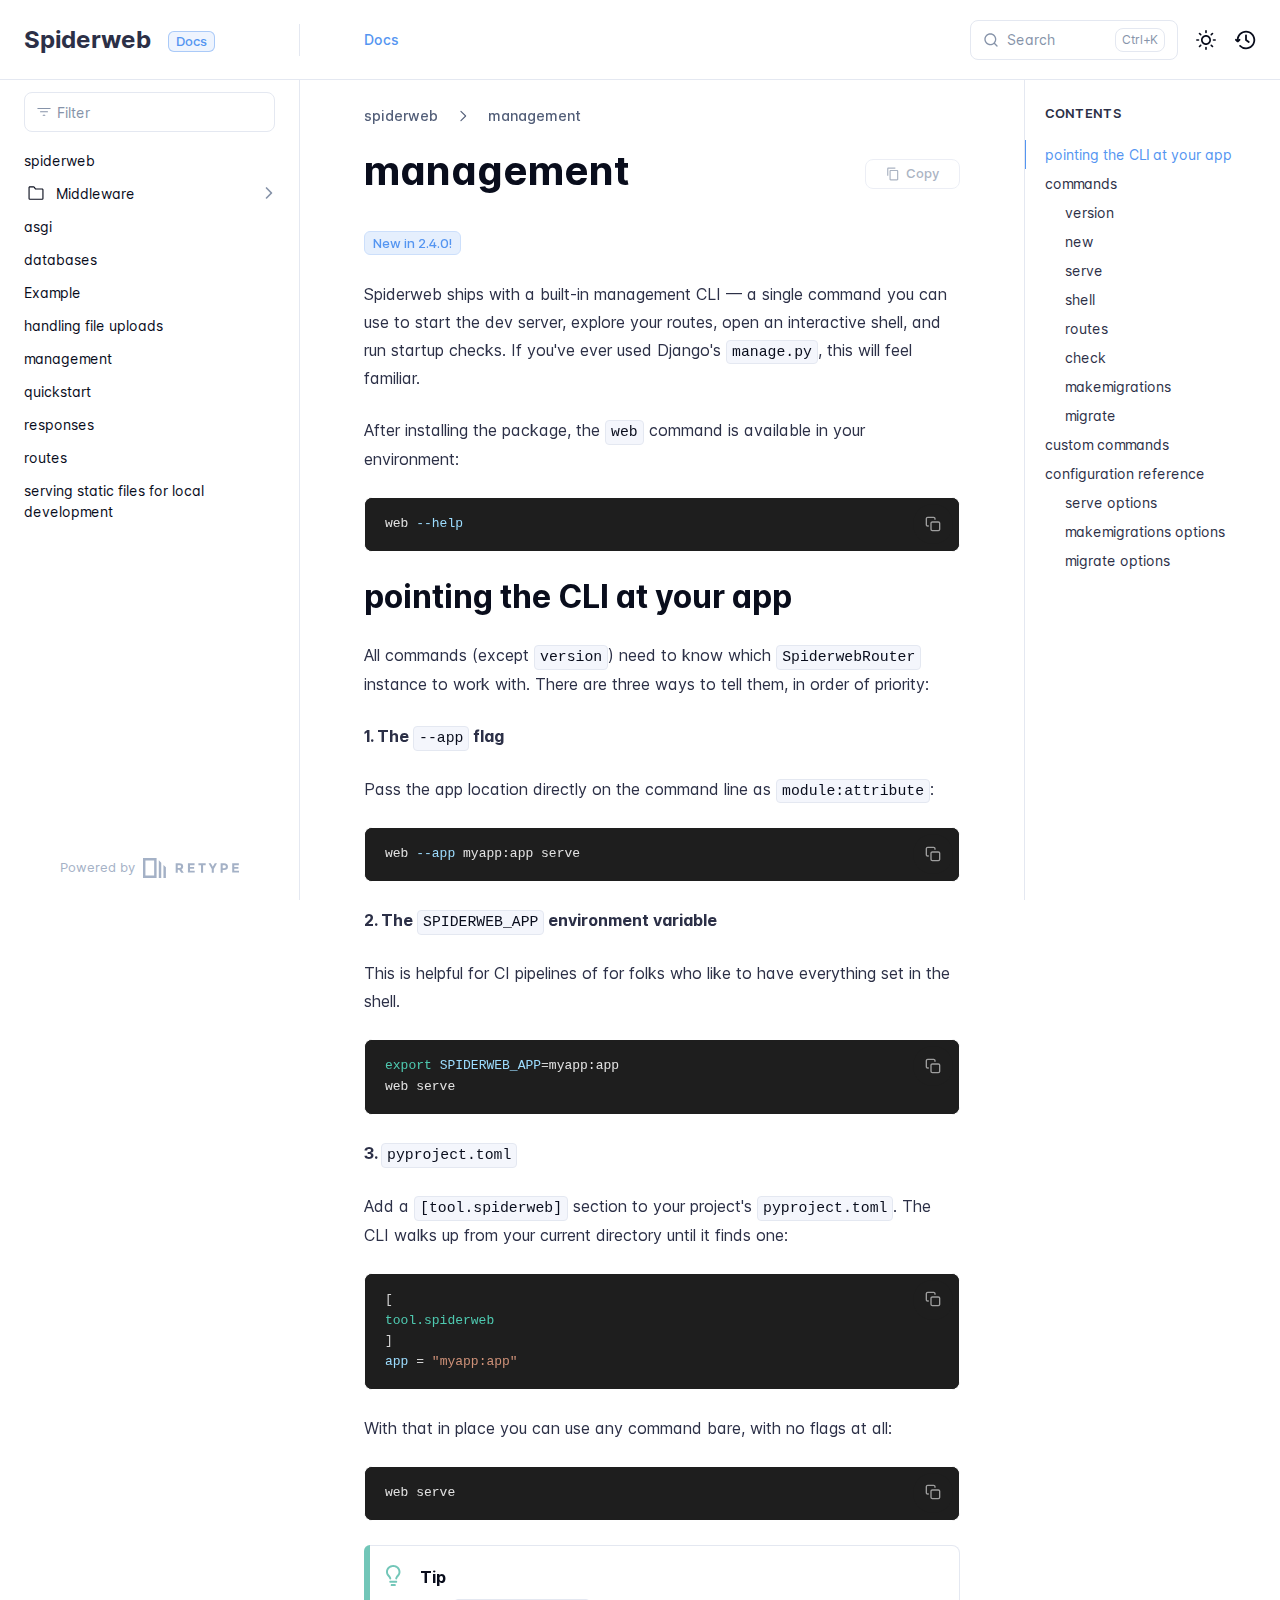
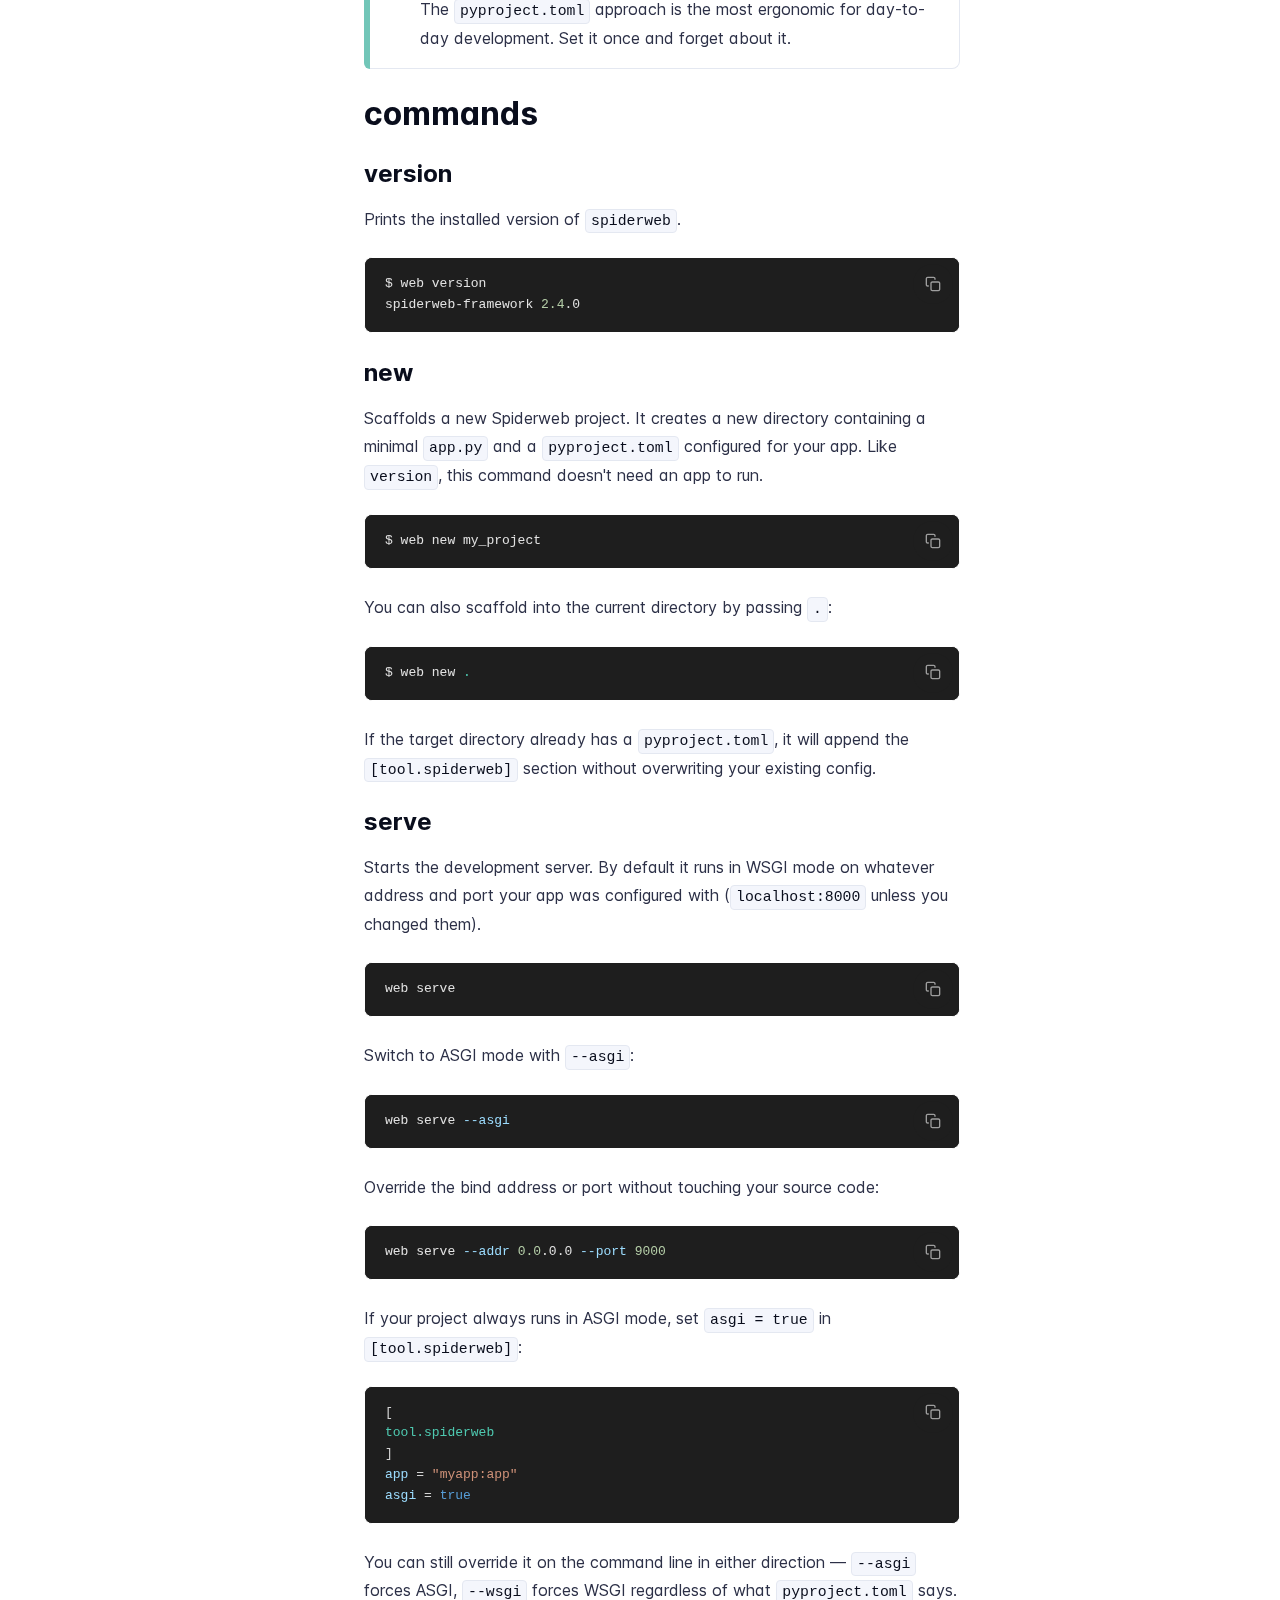
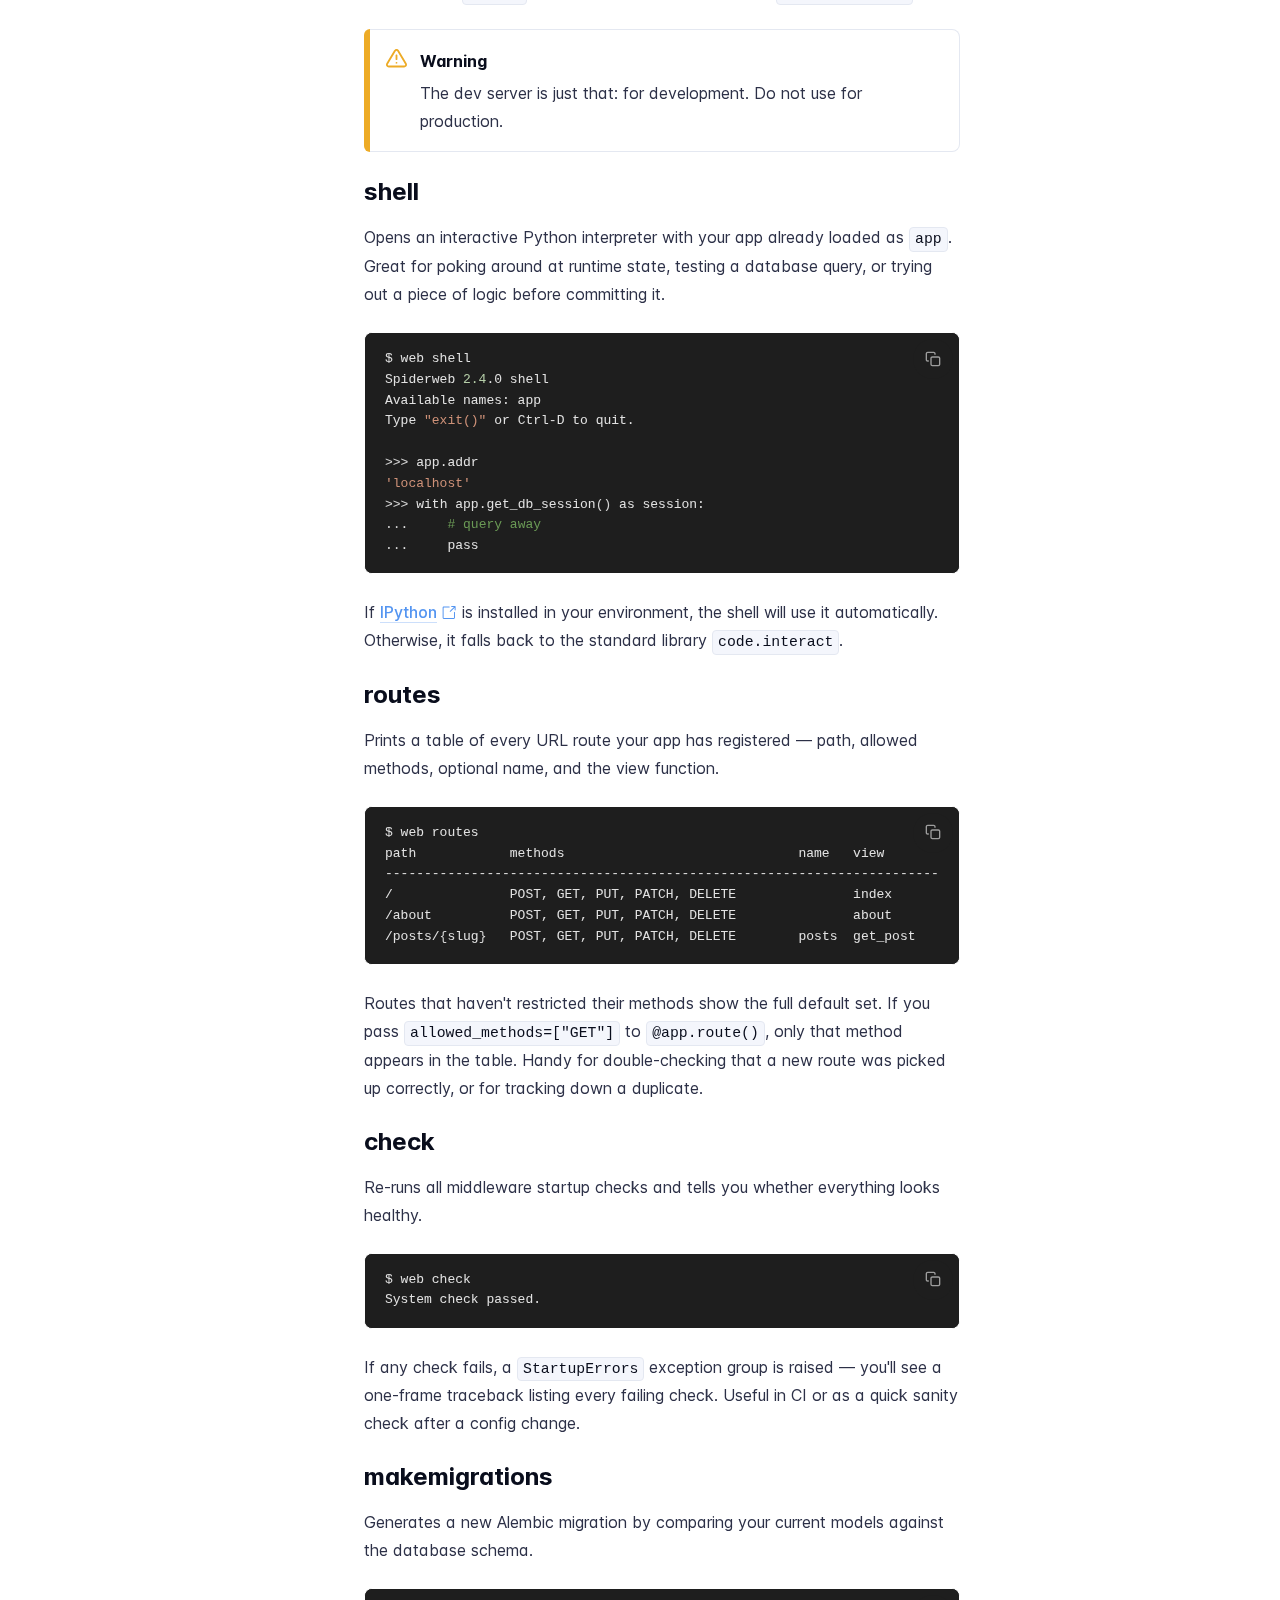
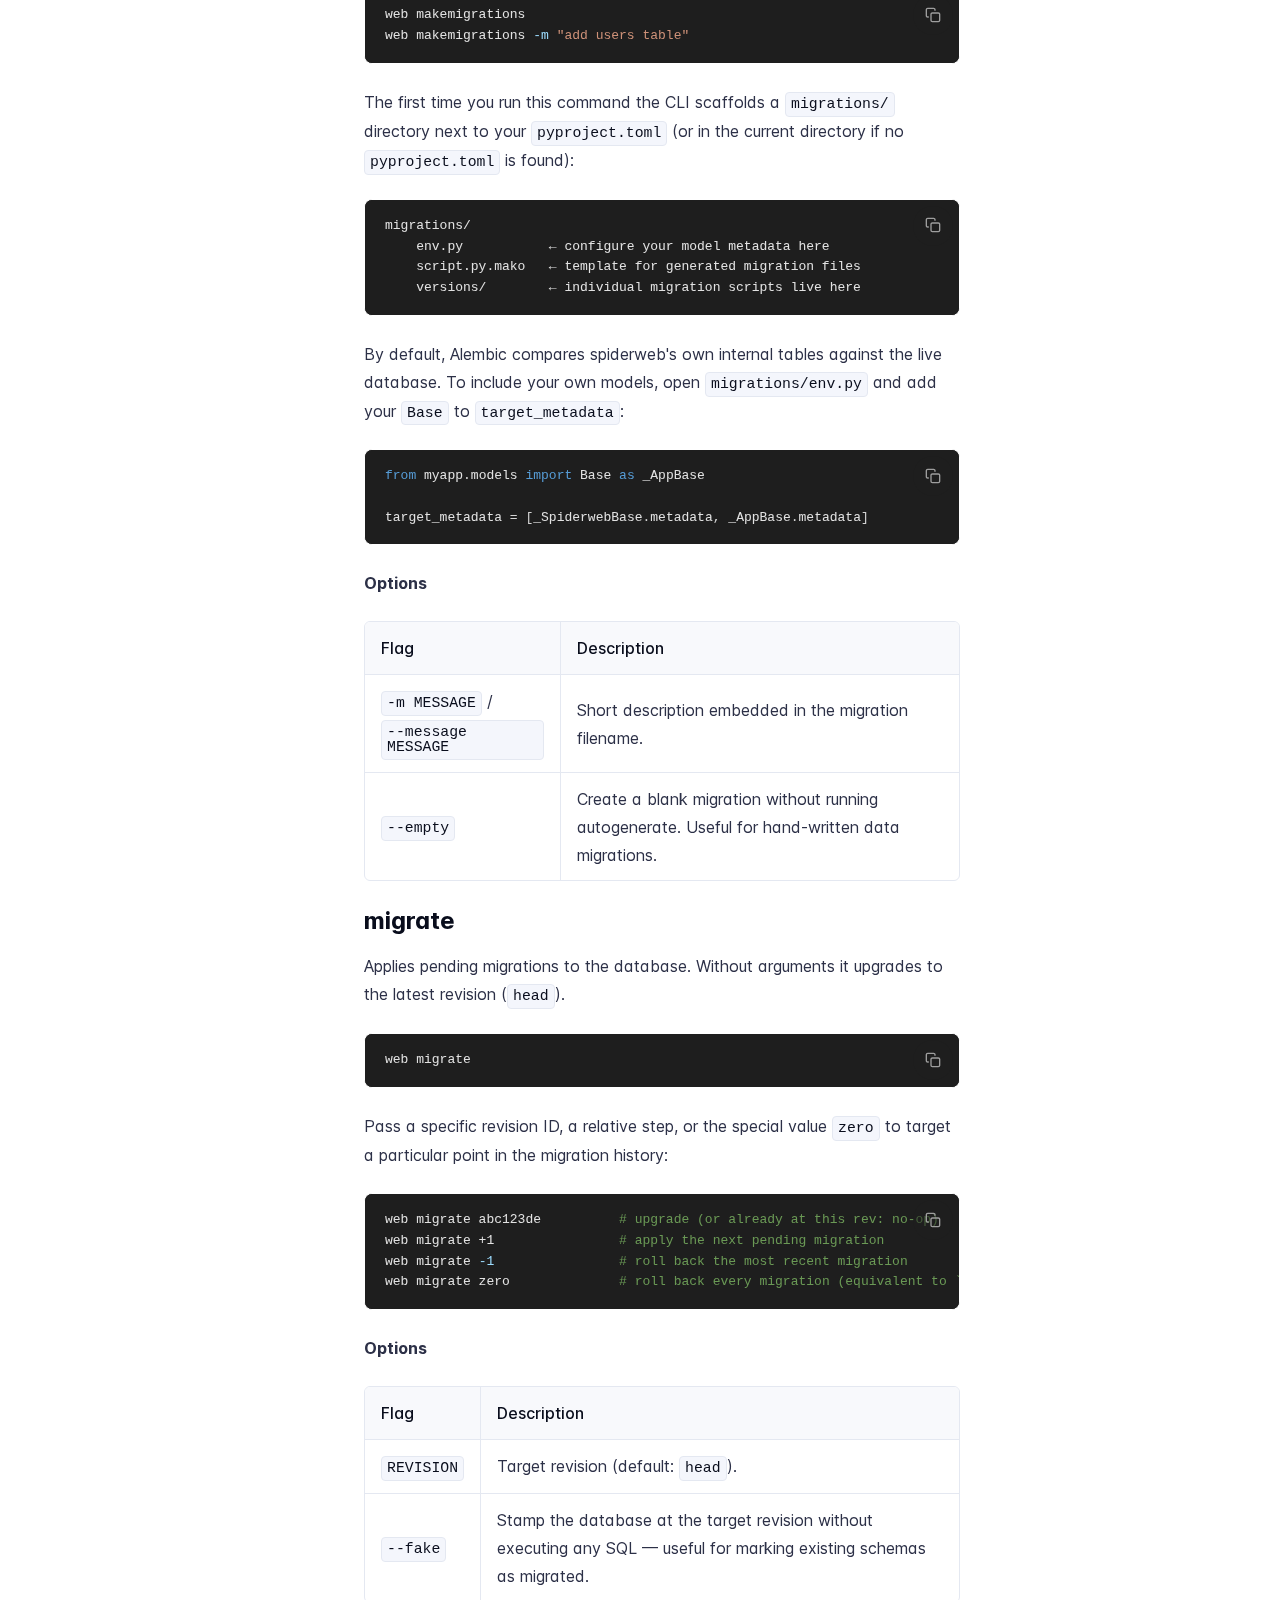
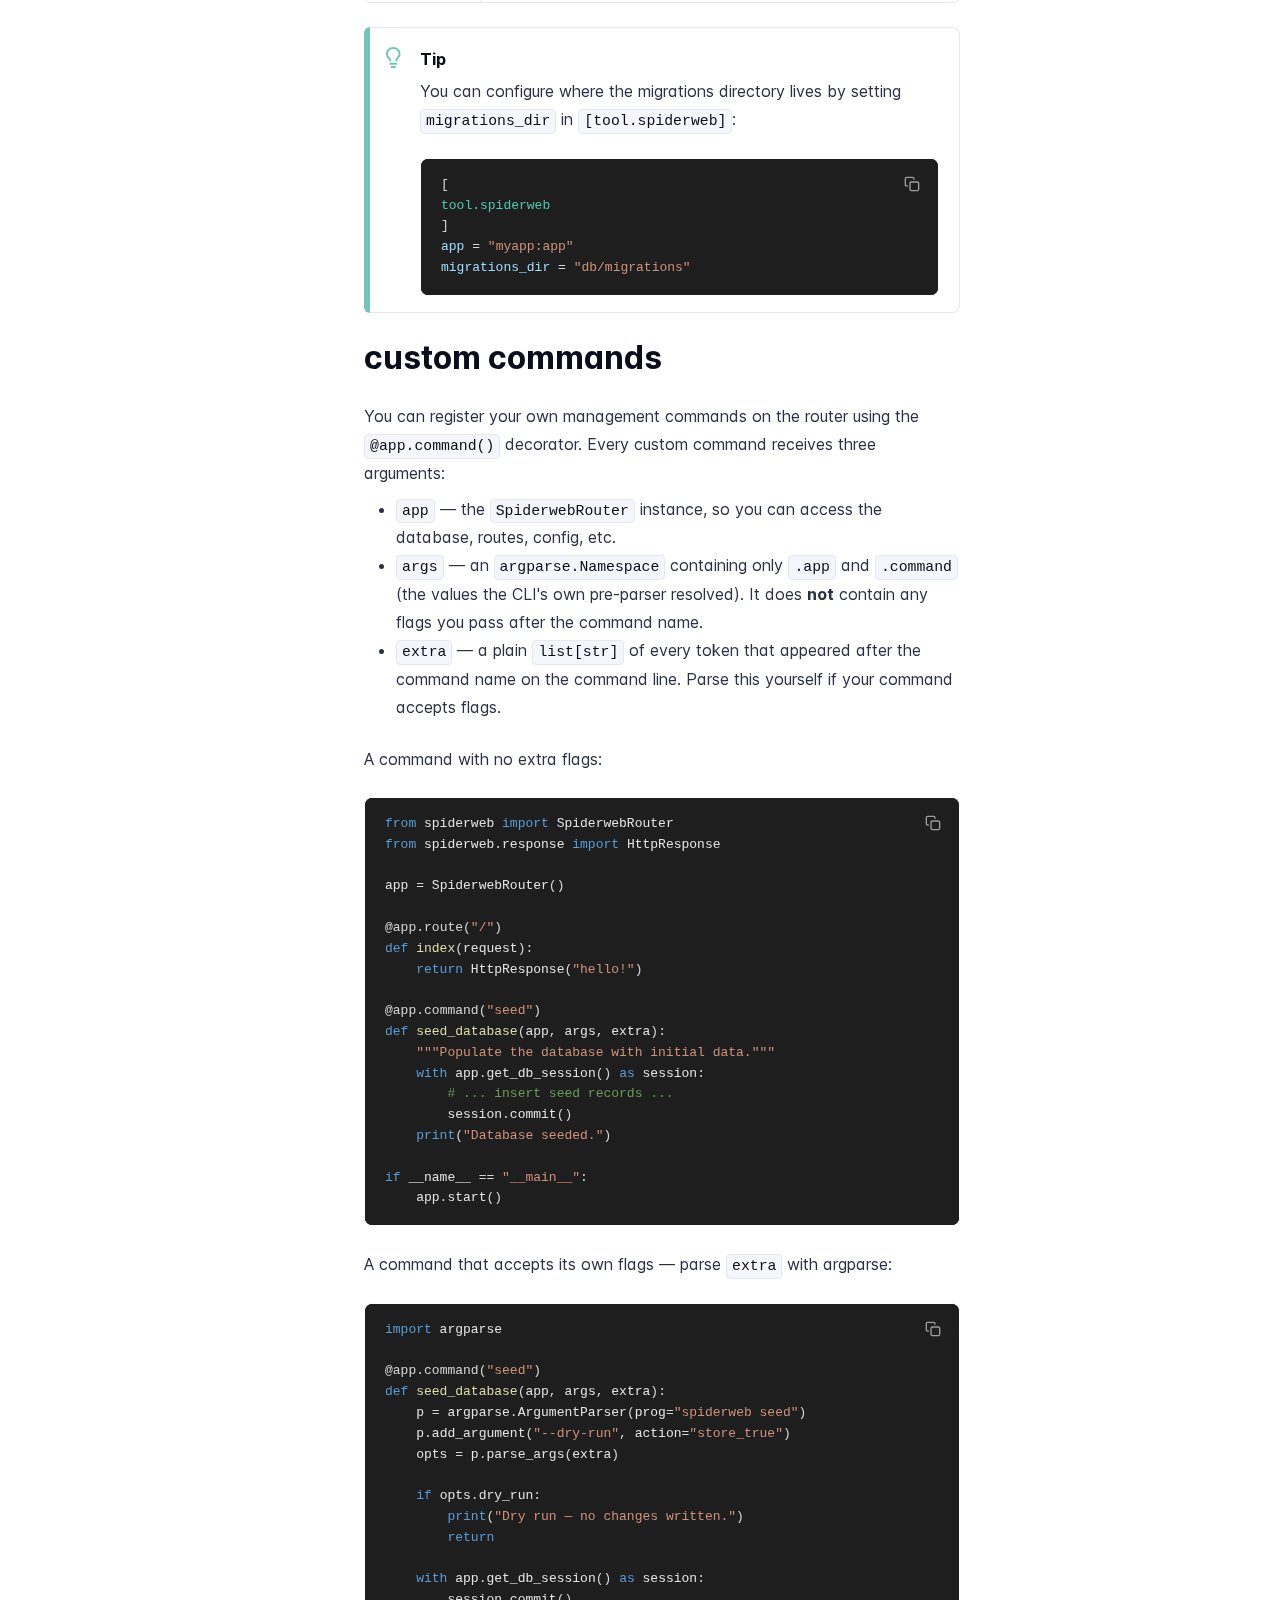
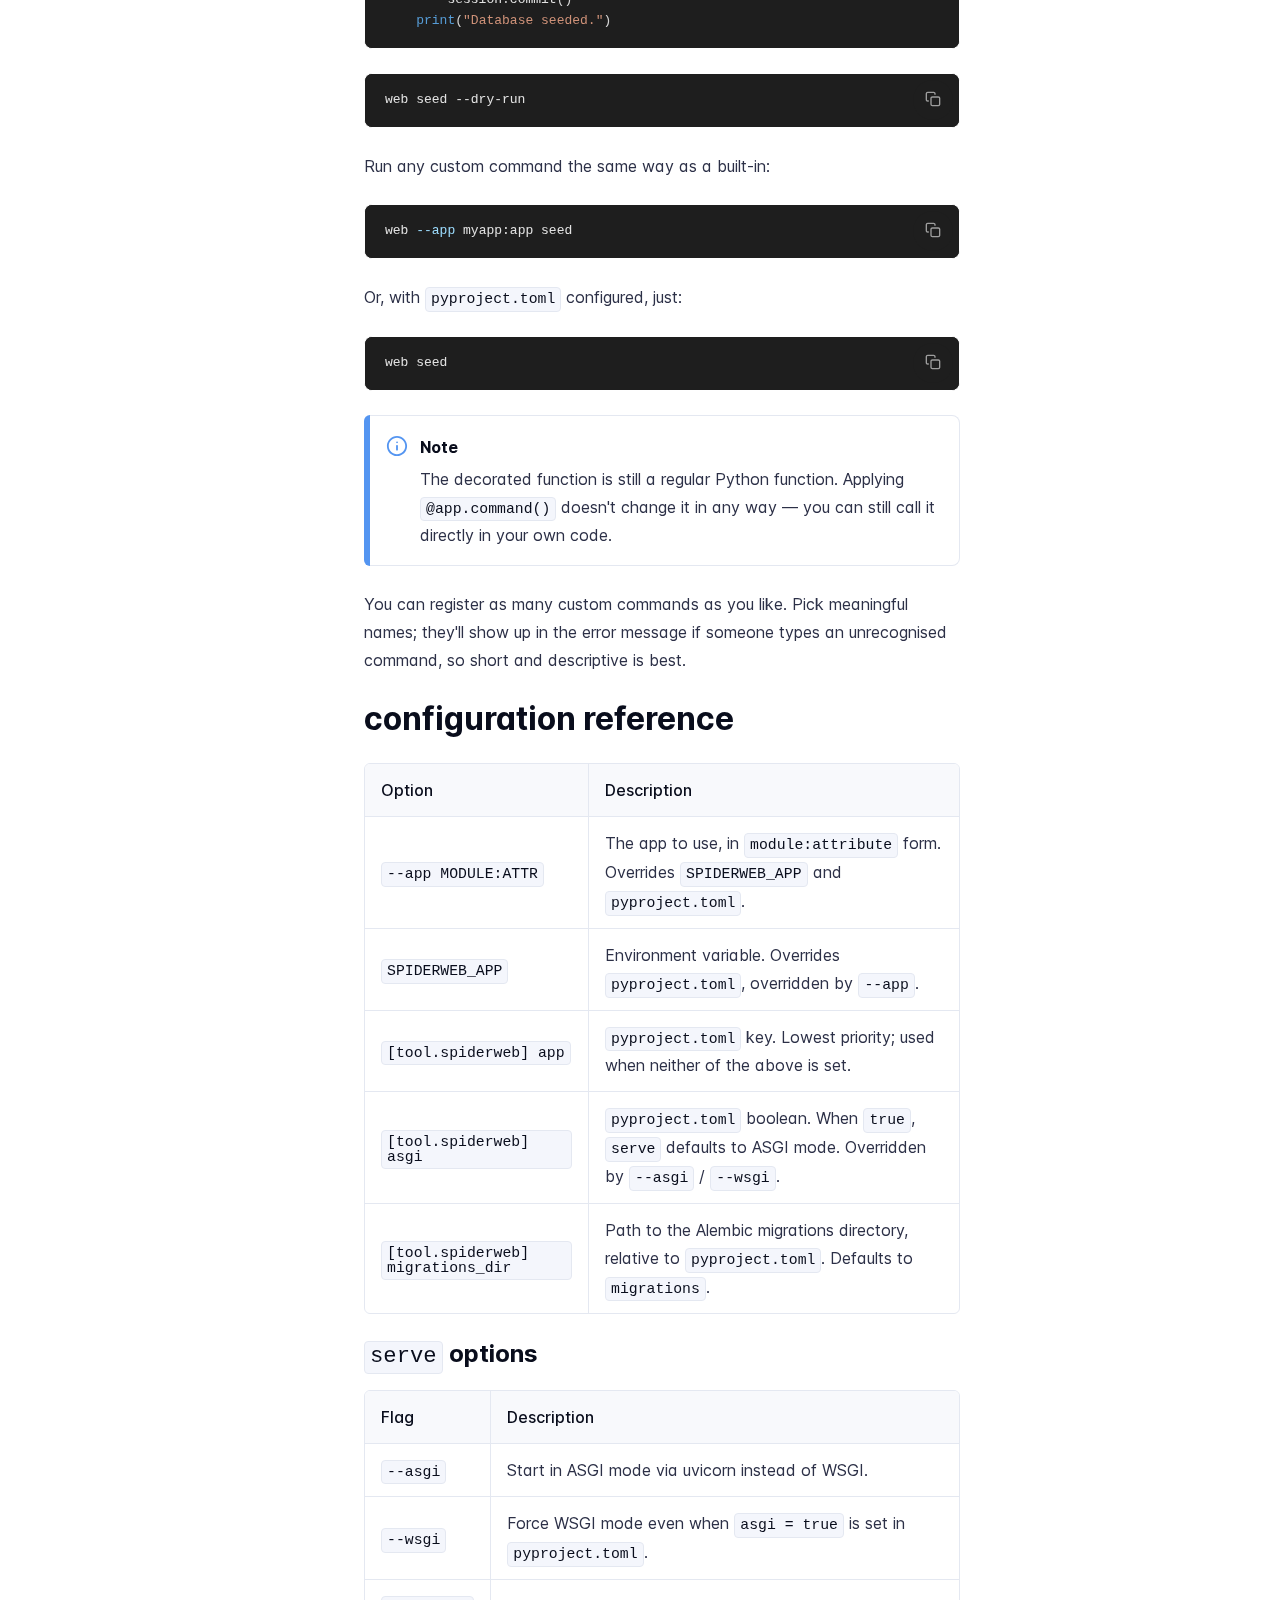
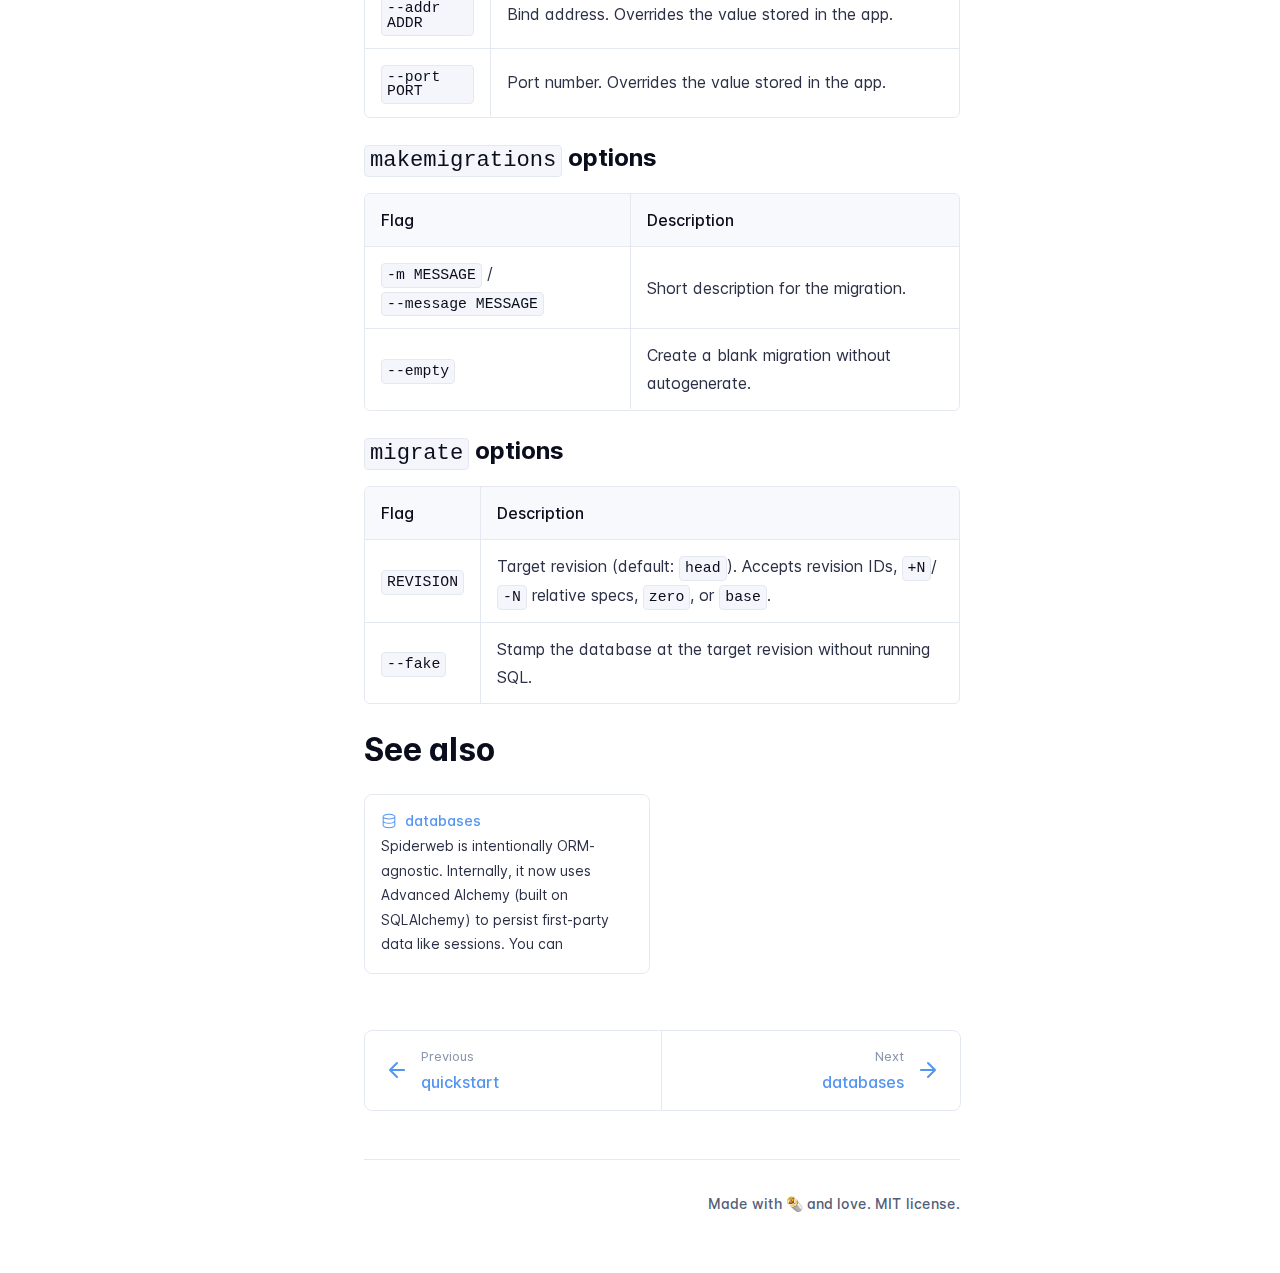
<file: management/index.html>
<!DOCTYPE html>
<html lang="en" class="h-full">
<head>
    <meta charset="UTF-8">
    <meta name="viewport" content="width=device-width,initial-scale=1">
    <meta name="color-scheme" content="light dark">
    <meta name="turbo-root" content="/spiderweb">
    <meta name="turbo-cache-control" content="no-cache" data-turbo-track="reload" data-track-token="4.5.3.829888815422">

    <!-- See retype.com -->
    <meta name="generator" content="Retype 4.5.3">

    <!-- Primary Meta Tags -->
    <title>management</title>
    <meta name="title" content="management">
    <meta name="description" content="New in 2.4.0!">

    <!-- Canonical -->
    <link rel="canonical" href="https://itsthejoker.github.io/spiderweb/management/">
    <link rel="sitemap" type="application/xml" title="Sitemap" href="https://itsthejoker.github.io/spiderweb/sitemap.xml">

    <!-- Open Graph -->
    <meta property="og:type" content="website">
    <meta property="og:url" content="https://itsthejoker.github.io/spiderweb/management/">
    <meta property="og:title" content="management">
    <meta property="og:description" content="New in 2.4.0!">
    <meta property="og:site_name" content="Spiderweb">
    <meta property="og:locale" content="en_US">

    <!-- Twitter -->
    <meta name="twitter:card" content="summary_large_image">
    <meta name="twitter:url" content="https://itsthejoker.github.io/spiderweb/management/">
    <meta name="twitter:title" content="management">
    <meta name="twitter:description" content="New in 2.4.0!">

    <!-- Alternate Markdown -->
    <link rel="alternate" type="text/markdown" href="https://itsthejoker.github.io/spiderweb/management.md">

    <script data-cfasync="false">(function(){var cl=document.documentElement.classList,ls=localStorage.getItem("retype_scheme"),hd=cl.contains("dark"),hl=cl.contains("light"),wm=window.matchMedia&&window.matchMedia("(prefers-color-scheme: dark)").matches;if(ls==="dark"||(!ls&&wm&&!hd&&!hl)){cl.remove("light");cl.add("dark")}else if(ls==="light"||(!ls&&!wm&&!hd&&!hl)){cl.remove("dark");cl.add("light")}})();</script>

    <link href="../resources/css/retype.css?v=4.5.3.829888815422" rel="stylesheet">

    <script data-cfasync="false" src="../resources/js/config.js?v=4.5.3.829888815422" data-turbo-eval="false" defer></script>
    <script data-cfasync="false" src="../resources/js/retype.js?v=4.5.3" data-turbo-eval="false" defer></script>
    <script id="lunr-js" data-cfasync="false" src="../resources/js/lunr.js?v=4.5.3.829888815422" data-turbo-eval="false" defer></script>
    <script id="prism-js" data-cfasync="false" src="../resources/js/prism.js?v=4.5.3.829888815422" defer></script>
</head>
<body>
    <div id="retype-app" class="relative text-base antialiased text-base-text bg-base-bg font-body">
    <div class="absolute bottom-0 left-0" style="top: 5rem; right: 50%"></div>

    <header id="retype-header" class="sticky top-0 z-30 flex w-full h-16 bg-header-bg border-b border-header-border md:h-20">
        <div class="container relative flex items-center justify-between pr-6 grow md:justify-start">
            <!-- Mobile menu button skeleton -->
            <button v-cloak class="skeleton retype-mobile-menu-button flex items-center justify-center shrink-0 overflow-hidden dark:text-white focus:outline-hidden rounded-full w-10 h-10 ml-3.5 md:hidden"><svg xmlns="http://www.w3.org/2000/svg" class="mb-px shrink-0" width="24" height="24" viewBox="0 0 24 24" role="presentation" style="margin-bottom: 0px;"><g fill="currentColor"><path d="M2 4h20v2H2zM2 11h20v2H2zM2 18h20v2H2z"></path></g></svg></button>
            <div v-cloak id="retype-sidebar-left-toggle-button"></div>
    
            <!-- Logo -->
            <div class="flex items-center justify-between h-full py-2 md:w-75">
                <div class="flex items-center px-2 md:px-6">
                    <a id="retype-branding-logo" href="https://itsthejoker.github.io/spiderweb/" class="flex items-center leading-snug text-2xl">
                        <span class="dark:text-white font-bold line-clamp-1 md:line-clamp-2">Spiderweb</span>
                    </a><span id="retype-branding-label" class="inline-flex mt-1 px-2 py-1 ml-4 text-xs font-medium leading-none items-center rounded-md bg-branding-label-bg text-branding-label-text ring-1 ring-branding-label-border ring-inset md:inline-block">Docs</span>
                </div>
    
                <span class="hidden h-8 border-r md:inline-block border-base-border"></span>
            </div>
    
            <div class="flex justify-between md:grow">
                <!-- Top Nav -->
                <nav id="retype-header-nav" class="hidden md:flex">
                    <ul class="flex flex-col mb-4 md:pl-16 md:mb-0 md:flex-row md:items-center">
                        <li class="mr-6">
                            <a class="py-2 md:mb-0 inline-flex items-center text-sm whitespace-nowrap transition-colors duration-200 ease-linear md:text-header-text font-header-text hover:text-header-text-hover" href="/docs">Docs</a>
                        </li>
    
                    </ul>
                </nav>
    
                <div v-cloak class="flex justify-end grow">
                    <div id="retype-mobile-search-button"></div>
                    <doc-search-desktop></doc-search-desktop>
    
                    <doc-theme-switch class="lg:ml-2"></doc-theme-switch>
                    <doc-history></doc-history>
                </div>
            </div>
        </div>
    </header>


    <div id="retype-container" class="container relative flex bg-white">
        <!-- Sidebar Skeleton -->
        <div v-cloak class="fixed flex flex-col shrink-0 duration-300 ease-in-out bg-sidebar-left-bg border-sidebar-left-border sidebar top-20 w-75 border-r h-screen md:sticky transition-transform skeleton">
        
            <div class="flex items-center h-16 px-6">
                <input id="retype-filter-input-mock" class="w-full h-10 pl-8 px-3 py-2 transition-colors duration-200 ease-linear bg-filter-bg border border-filter-border rounded-lg shadow-none md:text-sm hover:border-filter-border-hover focus:outline-hidden focus:border-filter-border-focus placeholder-filter-placeholder" type="text">
            </div>
        
            <div class="pl-6 mt-1 mb-4">
                <div class="w-32 h-3 mb-4 bg-skeleton-bg rounded-full loading"></div>
                <div class="w-48 h-3 mb-4 bg-skeleton-bg rounded-full loading"></div>
                <div class="w-40 h-3 mb-4 bg-skeleton-bg rounded-full loading"></div>
                <div class="w-32 h-3 mb-4 bg-skeleton-bg rounded-full loading"></div>
                <div class="w-48 h-3 mb-4 bg-skeleton-bg rounded-full loading"></div>
                <div class="w-40 h-3 mb-4 bg-skeleton-bg rounded-full loading"></div>
            </div>
        
            <div class="shrink-0 mt-auto bg-transparent dark:border-base-border">
                <a class="flex items-center justify-center flex-nowrap h-16 text-gray-350 dark:text-dark-400 hover:text-gray-600 dark:hover:text-dark-300 transition-colors duration-150 ease-in docs-powered-by" target="_blank" href="https://retype.com/" rel="noopener">
                    <span class="text-xs whitespace-nowrap">Powered by</span>
                    <svg xmlns="http://www.w3.org/2000/svg" class="ml-2" fill="currentColor" width="96" height="20" overflow="visible"><path d="M0 0v20h13.59V0H0zm11.15 17.54H2.44V2.46h8.71v15.08zM15.8 20h2.44V4.67L15.8 2.22zM20.45 6.89V20h2.44V9.34z"/><g><path d="M40.16 8.44c0 1.49-.59 2.45-1.75 2.88l2.34 3.32h-2.53l-2.04-2.96h-1.43v2.96h-2.06V5.36h3.5c1.43 0 2.46.24 3.07.73s.9 1.27.9 2.35zm-2.48 1.1c.26-.23.38-.59.38-1.09 0-.5-.13-.84-.4-1.03s-.73-.28-1.39-.28h-1.54v2.75h1.5c.72 0 1.2-.12 1.45-.35zM51.56 5.36V7.2h-4.59v1.91h4.13v1.76h-4.13v1.92h4.74v1.83h-6.79V5.36h6.64zM60.09 7.15v7.48h-2.06V7.15h-2.61V5.36h7.28v1.79h-2.61zM70.81 14.64h-2.06v-3.66l-3.19-5.61h2.23l1.99 3.45 1.99-3.45H74l-3.19 5.61v3.66zM83.99 6.19c.65.55.97 1.4.97 2.55s-.33 1.98-1 2.51-1.68.8-3.04.8h-1.23v2.59h-2.06V5.36h3.26c1.42 0 2.45.28 3.1.83zm-1.51 3.65c.25-.28.37-.69.37-1.22s-.16-.92-.48-1.14c-.32-.23-.82-.34-1.5-.34H79.7v3.12h1.38c.68 0 1.15-.14 1.4-.42zM95.85 5.36V7.2h-4.59v1.91h4.13v1.76h-4.13v1.92H96v1.83h-6.79V5.36h6.64z"/></g></svg>
                </a>
            </div>
        </div>
        
        <!-- Sidebar component -->
        <doc-sidebar v-cloak>
            <template #sidebar-footer>
                <div class="shrink-0 mt-auto border-t md:bg-transparent md:border-none dark:border-base-border">
        
                    <div class="py-3 px-6 md:hidden border-b dark:border-base-border">
                        <nav>
                            <ul class="flex flex-wrap justify-center items-center">
                                <li class="mr-6">
                                    <a class="block py-1 inline-flex items-center text-sm whitespace-nowrap transition-colors duration-200 ease-linear md:text-header-text font-header-text hover:text-header-text-hover" href="/docs">Docs</a>
                                </li>
        
                            </ul>
                        </nav>
                    </div>
        
                    <a class="flex items-center justify-center flex-nowrap h-16 text-gray-350 dark:text-dark-400 hover:text-gray-600 dark:hover:text-dark-300 transition-colors duration-150 ease-in docs-powered-by" target="_blank" href="https://retype.com/" rel="noopener">
                        <span class="text-xs whitespace-nowrap">Powered by</span>
                        <svg xmlns="http://www.w3.org/2000/svg" class="ml-2" fill="currentColor" width="96" height="20" overflow="visible"><path d="M0 0v20h13.59V0H0zm11.15 17.54H2.44V2.46h8.71v15.08zM15.8 20h2.44V4.67L15.8 2.22zM20.45 6.89V20h2.44V9.34z"/><g><path d="M40.16 8.44c0 1.49-.59 2.45-1.75 2.88l2.34 3.32h-2.53l-2.04-2.96h-1.43v2.96h-2.06V5.36h3.5c1.43 0 2.46.24 3.07.73s.9 1.27.9 2.35zm-2.48 1.1c.26-.23.38-.59.38-1.09 0-.5-.13-.84-.4-1.03s-.73-.28-1.39-.28h-1.54v2.75h1.5c.72 0 1.2-.12 1.45-.35zM51.56 5.36V7.2h-4.59v1.91h4.13v1.76h-4.13v1.92h4.74v1.83h-6.79V5.36h6.64zM60.09 7.15v7.48h-2.06V7.15h-2.61V5.36h7.28v1.79h-2.61zM70.81 14.64h-2.06v-3.66l-3.19-5.61h2.23l1.99 3.45 1.99-3.45H74l-3.19 5.61v3.66zM83.99 6.19c.65.55.97 1.4.97 2.55s-.33 1.98-1 2.51-1.68.8-3.04.8h-1.23v2.59h-2.06V5.36h3.26c1.42 0 2.45.28 3.1.83zm-1.51 3.65c.25-.28.37-.69.37-1.22s-.16-.92-.48-1.14c-.32-.23-.82-.34-1.5-.34H79.7v3.12h1.38c.68 0 1.15-.14 1.4-.42zM95.85 5.36V7.2h-4.59v1.91h4.13v1.76h-4.13v1.92H96v1.83h-6.79V5.36h6.64z"/></g></svg>
                    </a>
                </div>
            </template>
        </doc-sidebar>

        <div class="grow min-w-0 bg-body-bg">
            <!-- Render "toolbar" template here on api pages --><!-- Render page content -->
<div class="flex">
    <div id="retype-main" class="min-w-0 p-4 grow md:px-16">
        <main class="relative pb-12 lg:pt-2">
            <div class="relative retype-markdown" id="retype-content">
                <!-- Rendered if sidebar right is enabled -->
                <div id="retype-sidebar-right-toggle"></div>
                <nav id="retype-breadcrumb" class="breadcrumb" aria-label="Breadcrumb">
                    <ol role="list">
                        <li class="pr-4">
                            <a href="../" class="pr-4">
                                spiderweb
                            </a>
                            <svg xmlns="http://www.w3.org/2000/svg" fill="currentColor" width="18" height="18" viewBox="0 0 24 24" aria-hidden="true">
                                <path d="M8.72 18.78a.75.75 0 0 1 0-1.06L14.44 12 8.72 6.28a.751.751 0 0 1 .018-1.042.751.751 0 0 1 1.042-.018l6.25 6.25a.75.75 0 0 1 0 1.06l-6.25 6.25a.75.75 0 0 1-1.06 0Z"/>
                            </svg>
                        </li>
                        <li class="pr-4">
                            <a href="../management/" class="pr-4">
                                management
                            </a>
                        </li>
                    </ol>
                </nav>

                <doc-page-actions></doc-page-actions>

                <!-- Page content  -->
<h1 id="management">management</h1>
<p><span class="no-link inline-flex align-middle items-center justify-center font-medium leading-none whitespace-nowrap text-badge-primary-text bg-badge-primary border border-badge-primary-border h-6 px-2 text-xs rounded-md">
    <span>New in 2.4.0!</span>
</span></p>
<p>Spiderweb ships with a built-in management CLI — a single command you can use to start the dev server, explore your routes, open an interactive shell, and run startup checks. If you&#x27;ve ever used Django&#x27;s <code translate="no" v-pre>manage.py</code>, this will feel familiar.</p>
<p>After installing the package, the <code translate="no" v-pre>web</code> command is available in your environment:</p>
<div id="management-code-1" class="codeblock-wrapper"><doc-codeblock>
<pre translate="no" class="language-bash"><code v-pre class="language-bash">web --help</code></pre>
</doc-codeblock></div>
<h2 id="pointing-the-cli-at-your-app">pointing the CLI at your app</h2>
<p>All commands (except <code translate="no" v-pre>version</code>) need to know which <code translate="no" v-pre>SpiderwebRouter</code> instance to work with. There are three ways to tell them, in order of priority:</p>
<p><strong>1. The <code translate="no" v-pre>--app</code> flag</strong></p>
<p>Pass the app location directly on the command line as <code translate="no" v-pre>module:attribute</code>:</p>
<div id="pointing-the-cli-at-your-app-code-1" class="codeblock-wrapper"><doc-codeblock>
<pre translate="no" class="language-bash"><code v-pre class="language-bash">web --app myapp:app serve</code></pre>
</doc-codeblock></div>
<p><strong>2. The <code translate="no" v-pre>SPIDERWEB_APP</code> environment variable</strong></p>
<p>This is helpful for CI pipelines of for folks who like to have everything set in the shell.</p>
<div id="pointing-the-cli-at-your-app-code-2" class="codeblock-wrapper"><doc-codeblock>
<pre translate="no" class="language-bash"><code v-pre class="language-bash">export SPIDERWEB_APP=myapp:app
web serve</code></pre>
</doc-codeblock></div>
<p><strong>3. <code translate="no" v-pre>pyproject.toml</code></strong></p>
<p>Add a <code translate="no" v-pre>[tool.spiderweb]</code> section to your project&#x27;s <code translate="no" v-pre>pyproject.toml</code>. The CLI walks up from your current directory until it finds one:</p>
<div id="pointing-the-cli-at-your-app-code-3" class="codeblock-wrapper"><doc-codeblock>
<pre translate="no" class="language-toml"><code v-pre class="language-toml">[tool.spiderweb]
app = &quot;myapp:app&quot;</code></pre>
</doc-codeblock></div>
<p>With that in place you can use any command bare, with no flags at all:</p>
<div id="pointing-the-cli-at-your-app-code-4" class="codeblock-wrapper"><doc-codeblock>
<pre translate="no" class="language-bash"><code v-pre class="language-bash">web serve</code></pre>
</doc-codeblock></div>
<div class="flex mb-6">
    <div class="shrink-0 w-1.5 rounded-tl-lg rounded-bl-lg bg-callout-tip"></div>
    <div class="flex w-full py-4 border border-l-0 rounded-tr-lg rounded-br-lg doc-callout bg-callout-base-bg border-callout-base-border" role="alert">
        <div class="flex items-center ml-4 h-7">
            <svg xmlns="http://www.w3.org/2000/svg" class="block text-callout-tip" width="22" height="22" viewBox="0 0 24 24" role="presentation">
                <g fill="currentColor"><g>
                    <path d="M7.90625 2.15625C4.50944 2.15625 2.15625 4.58563 2.15625 7.54688C2.15625 8.96138 2.76575 9.88281 3.57075 10.8589L3.87837 11.2226C4.19894 11.6021 4.554 12.0218 4.84581 12.4416C5.25406 13.0324 5.61775 13.7296 5.7385 14.5834C5.76728 14.8608 5.68746 15.1386 5.51579 15.3583C5.34413 15.5781 5.09399 15.7228 4.8179 15.7621C4.5418 15.8013 4.26124 15.7321 4.03512 15.5689C3.809 15.4056 3.65493 15.1612 3.60525 14.8867C3.54775 14.4814 3.37094 14.1004 3.07338 13.6692C2.8306 13.3302 2.57055 13.0039 2.29425 12.6917C2.1735 12.5479 2.04556 12.397 1.909 12.2317C1.00769 11.1406 0 9.72613 0 7.54688C0 3.32062 3.39681 0 7.90625 0C12.4157 0 15.8125 3.32062 15.8125 7.54688C15.8125 9.72613 14.8048 11.1406 13.9035 12.2317C13.7669 12.397 13.639 12.5479 13.5183 12.6903C13.2207 13.0424 12.9677 13.3414 12.7406 13.6692C12.4416 14.1004 12.2662 14.4814 12.2087 14.8867C12.1557 15.1584 12.0003 15.3994 11.7747 15.5598C11.5492 15.7202 11.2706 15.7879 10.9965 15.7488C10.7225 15.7096 10.474 15.5667 10.3023 15.3496C10.1306 15.1325 10.0489 14.8577 10.074 14.582C10.1948 13.7296 10.5584 13.0324 10.9667 12.4416C11.2585 12.0218 11.6136 11.6021 11.9341 11.2226C12.0419 11.0961 12.1454 10.9739 12.2403 10.8589C13.0468 9.88281 13.6562 8.96138 13.6562 7.54688C13.6562 4.58563 11.3031 2.15625 7.90625 2.15625ZM4.67188 17.25H11.1406C11.4266 17.25 11.7008 17.3636 11.903 17.5658C12.1052 17.768 12.2188 18.0422 12.2188 18.3281C12.2188 18.6141 12.1052 18.8883 11.903 19.0905C11.7008 19.2927 11.4266 19.4062 11.1406 19.4062H4.67188C4.38594 19.4062 4.11171 19.2927 3.90953 19.0905C3.70734 18.8883 3.59375 18.6141 3.59375 18.3281C3.59375 18.0422 3.70734 17.768 3.90953 17.5658C4.11171 17.3636 4.38594 17.25 4.67188 17.25ZM5.03125 21.9219C5.03125 21.6359 5.14484 21.3617 5.34703 21.1595C5.54921 20.9573 5.82344 20.8438 6.10938 20.8438H9.70312C9.98906 20.8438 10.2633 20.9573 10.4655 21.1595C10.6677 21.3617 10.7812 21.6359 10.7812 21.9219C10.7812 22.2078 10.6677 22.482 10.4655 22.6842C10.2633 22.8864 9.98906 23 9.70312 23H6.10938C5.82344 23 5.54921 22.8864 5.34703 22.6842C5.14484 22.482 5.03125 22.2078 5.03125 21.9219Z" />
                </g></g>
            </svg>
        </div>
        <div class="pr-5 ml-3 w-full">
            <h5>Tip</h5>
<p>The <code translate="no" v-pre>pyproject.toml</code> approach is the most ergonomic for day-to-day development. Set it once and forget about it.</p>
        </div>
    </div>
</div>
<h2 id="commands">commands</h2>
<h3 id="version">version</h3>
<p>Prints the installed version of <code translate="no" v-pre>spiderweb</code>.</p>
<div id="version-code-1" class="codeblock-wrapper"><doc-codeblock>
<pre translate="no" class="language-bash"><code v-pre class="language-bash">$ web version
spiderweb-framework 2.4.0</code></pre>
</doc-codeblock></div>
<h3 id="new">new</h3>
<p>Scaffolds a new Spiderweb project. It creates a new directory containing a minimal <code translate="no" v-pre>app.py</code> and a <code translate="no" v-pre>pyproject.toml</code> configured for your app. Like <code translate="no" v-pre>version</code>, this command doesn&#x27;t need an app to run.</p>
<div id="new-code-1" class="codeblock-wrapper"><doc-codeblock>
<pre translate="no" class="language-bash"><code v-pre class="language-bash">$ web new my_project</code></pre>
</doc-codeblock></div>
<p>You can also scaffold into the current directory by passing <code translate="no" v-pre>.</code>:</p>
<div id="new-code-2" class="codeblock-wrapper"><doc-codeblock>
<pre translate="no" class="language-bash"><code v-pre class="language-bash">$ web new .</code></pre>
</doc-codeblock></div>
<p>If the target directory already has a <code translate="no" v-pre>pyproject.toml</code>, it will append the <code translate="no" v-pre>[tool.spiderweb]</code> section without overwriting your existing config.</p>
<h3 id="serve">serve</h3>
<p>Starts the development server. By default it runs in WSGI mode on whatever address and port your app was configured with (<code translate="no" v-pre>localhost:8000</code> unless you changed them).</p>
<div id="serve-code-1" class="codeblock-wrapper"><doc-codeblock>
<pre translate="no" class="language-bash"><code v-pre class="language-bash">web serve</code></pre>
</doc-codeblock></div>
<p>Switch to ASGI mode with <code translate="no" v-pre>--asgi</code>:</p>
<div id="serve-code-2" class="codeblock-wrapper"><doc-codeblock>
<pre translate="no" class="language-bash"><code v-pre class="language-bash">web serve --asgi</code></pre>
</doc-codeblock></div>
<p>Override the bind address or port without touching your source code:</p>
<div id="serve-code-3" class="codeblock-wrapper"><doc-codeblock>
<pre translate="no" class="language-bash"><code v-pre class="language-bash">web serve --addr 0.0.0.0 --port 9000</code></pre>
</doc-codeblock></div>
<p>If your project always runs in ASGI mode, set <code translate="no" v-pre>asgi = true</code> in <code translate="no" v-pre>[tool.spiderweb]</code>:</p>
<div id="serve-code-4" class="codeblock-wrapper"><doc-codeblock>
<pre translate="no" class="language-toml"><code v-pre class="language-toml">[tool.spiderweb]
app = &quot;myapp:app&quot;
asgi = true</code></pre>
</doc-codeblock></div>
<p>You can still override it on the command line in either direction — <code translate="no" v-pre>--asgi</code> forces ASGI, <code translate="no" v-pre>--wsgi</code> forces WSGI regardless of what <code translate="no" v-pre>pyproject.toml</code> says.</p>
<div class="flex mb-6">
    <div class="shrink-0 w-1.5 rounded-tl-lg rounded-bl-lg bg-callout-warning"></div>
    <div class="flex w-full py-4 border border-l-0 rounded-tr-lg rounded-br-lg doc-callout bg-callout-base-bg border-callout-base-border" role="alert">
        <div class="flex items-center ml-4 h-7">
            <svg xmlns="http://www.w3.org/2000/svg" class="block text-callout-warning" width="22" height="22" viewBox="0 0 24 24" role="presentation">
                <g fill="currentColor"><g>
                    <path d="M22.48 15.59L14.01 1.45A2.968 2.968 0 0012.16.09c-.78-.19-1.58-.07-2.27.35-.41.25-.76.6-1.01 1.01v.01L.4 15.6c-.83 1.43-.33 3.27 1.1 4.1.45.26.95.4 1.48.4h16.95c.8-.01 1.55-.33 2.11-.9.56-.57.87-1.33.86-2.13a3.04 3.04 0 00-.42-1.48zm-1.87 2.21c-.19.19-.44.3-.69.3H2.99c-.17 0-.34-.05-.49-.13a.992.992 0 01-.37-1.35L10.6 2.48c.08-.14.2-.25.34-.33a.992.992 0 011.37.33l8.46 14.13c.09.15.13.32.13.49 0 .26-.1.51-.29.7z"></path>
                    <path d="M11.45 12.1c.55 0 1-.45 1-1v-4c0-.55-.45-1-1-1s-1 .45-1 1v4c0 .56.45 1 1 1zM11.46 14.1c-.56 0-1 .45-1 1s.45 1 1 1 1-.45 1-1-.45-1-1-1z"></path>
                </g></g>
            </svg>
        </div>
        <div class="pr-5 ml-3 w-full">
            <h5>Warning</h5>
<p>The dev server is just that: for development. Do not use for production.</p>
        </div>
    </div>
</div>
<h3 id="shell">shell</h3>
<p>Opens an interactive Python interpreter with your app already loaded as <code translate="no" v-pre>app</code>. Great for poking around at runtime state, testing a database query, or trying out a piece of logic before committing it.</p>
<div id="shell-code-1" class="codeblock-wrapper"><doc-codeblock>
<pre translate="no" class="language-bash"><code v-pre class="language-bash">$ web shell
Spiderweb 2.4.0 shell
Available names: app
Type &quot;exit()&quot; or Ctrl-D to quit.

&gt;&gt;&gt; app.addr
'localhost'
&gt;&gt;&gt; with app.get_db_session() as session:
...     # query away
...     pass</code></pre>
</doc-codeblock></div>
<p>If <a href="https://ipython.org/" class="outbound" target="_blank"><span>IPython</span><svg xmlns="http://www.w3.org/2000/svg" class="retype-outbound-trigger docs-icon ml-1" viewBox="0 0 24 24" aria-hidden="true" focusable="false"><g fill="currentColor"><path d="M15.5 2.25a.75.75 0 0 1 .75-.75h5.5a.75.75 0 0 1 .75.75v5.5a.75.75 0 0 1-1.5 0V4.06l-6.22 6.22a.75.75 0 1 1-1.06-1.06L19.94 3h-3.69a.75.75 0 0 1-.75-.75Z"/><path d="M2.5 4.25c0-.966.784-1.75 1.75-1.75h8.5a.75.75 0 0 1 0 1.5h-8.5a.25.25 0 0 0-.25.25v15.5c0 .138.112.25.25.25h15.5a.25.25 0 0 0 .25-.25v-8.5a.75.75 0 0 1 1.5 0v8.5a1.75 1.75 0 0 1-1.75 1.75H4.25a1.75 1.75 0 0 1-1.75-1.75V4.25Z"/></g></svg></a> is installed in your environment, the shell will use it automatically. Otherwise, it falls back to the standard library <code translate="no" v-pre>code.interact</code>.</p>
<h3 id="routes">routes</h3>
<p>Prints a table of every URL route your app has registered — path, allowed methods, optional name, and the view function.</p>
<div id="routes-code-1" class="codeblock-wrapper"><doc-codeblock>
<pre translate="no" class="language-bash"><code v-pre class="language-bash">$ web routes
path            methods                              name   view
-----------------------------------------------------------------------
/               POST, GET, PUT, PATCH, DELETE               index
/about          POST, GET, PUT, PATCH, DELETE               about
/posts/{slug}   POST, GET, PUT, PATCH, DELETE        posts  get_post</code></pre>
</doc-codeblock></div>
<p>Routes that haven&#x27;t restricted their methods show the full default set. If you pass <code translate="no" v-pre>allowed_methods=[&quot;GET&quot;]</code> to <code translate="no" v-pre>@app.route()</code>, only that method appears in the table. Handy for double-checking that a new route was picked up correctly, or for tracking down a duplicate.</p>
<h3 id="check">check</h3>
<p>Re-runs all middleware startup checks and tells you whether everything looks healthy.</p>
<div id="check-code-1" class="codeblock-wrapper"><doc-codeblock>
<pre translate="no" class="language-bash"><code v-pre class="language-bash">$ web check
System check passed.</code></pre>
</doc-codeblock></div>
<p>If any check fails, a <code translate="no" v-pre>StartupErrors</code> exception group is raised — you&#x27;ll see a one-frame traceback listing every failing check. Useful in CI or as a quick sanity check after a config change.</p>
<h3 id="makemigrations">makemigrations</h3>
<p>Generates a new Alembic migration by comparing your current models against the database schema.</p>
<div id="makemigrations-code-1" class="codeblock-wrapper"><doc-codeblock>
<pre translate="no" class="language-bash"><code v-pre class="language-bash">web makemigrations
web makemigrations -m &quot;add users table&quot;</code></pre>
</doc-codeblock></div>
<p>The first time you run this command the CLI scaffolds a <code translate="no" v-pre>migrations/</code> directory next to your <code translate="no" v-pre>pyproject.toml</code> (or in the current directory if no <code translate="no" v-pre>pyproject.toml</code> is found):</p>
<div id="makemigrations-code-2" class="codeblock-wrapper"><doc-codeblock>
<pre translate="no" class="language-none"><code v-pre class="language-none">migrations/
    env.py           ← configure your model metadata here
    script.py.mako   ← template for generated migration files
    versions/        ← individual migration scripts live here</code></pre>
</doc-codeblock></div>
<p>By default, Alembic compares spiderweb&#x27;s own internal tables against the live database. To include your own models, open <code translate="no" v-pre>migrations/env.py</code> and add your <code translate="no" v-pre>Base</code> to <code translate="no" v-pre>target_metadata</code>:</p>
<div id="makemigrations-code-3" class="codeblock-wrapper"><doc-codeblock>
<pre translate="no" class="language-python"><code v-pre class="language-python">from myapp.models import Base as _AppBase

target_metadata = [_SpiderwebBase.metadata, _AppBase.metadata]</code></pre>
</doc-codeblock></div>
<p><strong>Options</strong></p>
<div class="table-wrapper scrollbar overflow-hidden">
<table class="comfortable">
<thead>
<tr>
<th>Flag</th>
<th>Description</th>
</tr>
</thead>
<tbody>
<tr>
<td><code translate="no" v-pre>-m MESSAGE</code> / <code translate="no" v-pre>--message MESSAGE</code></td>
<td>Short description embedded in the migration filename.</td>
</tr>
<tr>
<td><code translate="no" v-pre>--empty</code></td>
<td>Create a blank migration without running autogenerate. Useful for hand-written data migrations.</td>
</tr>
</tbody>
</table>
</div>
<h3 id="migrate">migrate</h3>
<p>Applies pending migrations to the database. Without arguments it upgrades to the latest revision (<code translate="no" v-pre>head</code>).</p>
<div id="migrate-code-1" class="codeblock-wrapper"><doc-codeblock>
<pre translate="no" class="language-bash"><code v-pre class="language-bash">web migrate</code></pre>
</doc-codeblock></div>
<p>Pass a specific revision ID, a relative step, or the special value <code translate="no" v-pre>zero</code> to target a particular point in the migration history:</p>
<div id="migrate-code-2" class="codeblock-wrapper"><doc-codeblock>
<pre translate="no" class="language-bash"><code v-pre class="language-bash">web migrate abc123de          # upgrade (or already at this rev: no-op)
web migrate +1                # apply the next pending migration
web migrate -1                # roll back the most recent migration
web migrate zero              # roll back every migration (equivalent to `base`)</code></pre>
</doc-codeblock></div>
<p><strong>Options</strong></p>
<div class="table-wrapper scrollbar overflow-hidden">
<table class="comfortable">
<thead>
<tr>
<th>Flag</th>
<th>Description</th>
</tr>
</thead>
<tbody>
<tr>
<td><code translate="no" v-pre>REVISION</code></td>
<td>Target revision (default: <code translate="no" v-pre>head</code>).</td>
</tr>
<tr>
<td><code translate="no" v-pre>--fake</code></td>
<td>Stamp the database at the target revision without executing any SQL — useful for marking existing schemas as migrated.</td>
</tr>
</tbody>
</table>
</div>
<div class="flex mb-6">
    <div class="shrink-0 w-1.5 rounded-tl-lg rounded-bl-lg bg-callout-tip"></div>
    <div class="flex w-full py-4 border border-l-0 rounded-tr-lg rounded-br-lg doc-callout bg-callout-base-bg border-callout-base-border" role="alert">
        <div class="flex items-center ml-4 h-7">
            <svg xmlns="http://www.w3.org/2000/svg" class="block text-callout-tip" width="22" height="22" viewBox="0 0 24 24" role="presentation">
                <g fill="currentColor"><g>
                    <path d="M7.90625 2.15625C4.50944 2.15625 2.15625 4.58563 2.15625 7.54688C2.15625 8.96138 2.76575 9.88281 3.57075 10.8589L3.87837 11.2226C4.19894 11.6021 4.554 12.0218 4.84581 12.4416C5.25406 13.0324 5.61775 13.7296 5.7385 14.5834C5.76728 14.8608 5.68746 15.1386 5.51579 15.3583C5.34413 15.5781 5.09399 15.7228 4.8179 15.7621C4.5418 15.8013 4.26124 15.7321 4.03512 15.5689C3.809 15.4056 3.65493 15.1612 3.60525 14.8867C3.54775 14.4814 3.37094 14.1004 3.07338 13.6692C2.8306 13.3302 2.57055 13.0039 2.29425 12.6917C2.1735 12.5479 2.04556 12.397 1.909 12.2317C1.00769 11.1406 0 9.72613 0 7.54688C0 3.32062 3.39681 0 7.90625 0C12.4157 0 15.8125 3.32062 15.8125 7.54688C15.8125 9.72613 14.8048 11.1406 13.9035 12.2317C13.7669 12.397 13.639 12.5479 13.5183 12.6903C13.2207 13.0424 12.9677 13.3414 12.7406 13.6692C12.4416 14.1004 12.2662 14.4814 12.2087 14.8867C12.1557 15.1584 12.0003 15.3994 11.7747 15.5598C11.5492 15.7202 11.2706 15.7879 10.9965 15.7488C10.7225 15.7096 10.474 15.5667 10.3023 15.3496C10.1306 15.1325 10.0489 14.8577 10.074 14.582C10.1948 13.7296 10.5584 13.0324 10.9667 12.4416C11.2585 12.0218 11.6136 11.6021 11.9341 11.2226C12.0419 11.0961 12.1454 10.9739 12.2403 10.8589C13.0468 9.88281 13.6562 8.96138 13.6562 7.54688C13.6562 4.58563 11.3031 2.15625 7.90625 2.15625ZM4.67188 17.25H11.1406C11.4266 17.25 11.7008 17.3636 11.903 17.5658C12.1052 17.768 12.2188 18.0422 12.2188 18.3281C12.2188 18.6141 12.1052 18.8883 11.903 19.0905C11.7008 19.2927 11.4266 19.4062 11.1406 19.4062H4.67188C4.38594 19.4062 4.11171 19.2927 3.90953 19.0905C3.70734 18.8883 3.59375 18.6141 3.59375 18.3281C3.59375 18.0422 3.70734 17.768 3.90953 17.5658C4.11171 17.3636 4.38594 17.25 4.67188 17.25ZM5.03125 21.9219C5.03125 21.6359 5.14484 21.3617 5.34703 21.1595C5.54921 20.9573 5.82344 20.8438 6.10938 20.8438H9.70312C9.98906 20.8438 10.2633 20.9573 10.4655 21.1595C10.6677 21.3617 10.7812 21.6359 10.7812 21.9219C10.7812 22.2078 10.6677 22.482 10.4655 22.6842C10.2633 22.8864 9.98906 23 9.70312 23H6.10938C5.82344 23 5.54921 22.8864 5.34703 22.6842C5.14484 22.482 5.03125 22.2078 5.03125 21.9219Z" />
                </g></g>
            </svg>
        </div>
        <div class="pr-5 ml-3 w-full">
            <h5>Tip</h5>
<p>You can configure where the migrations directory lives by setting <code translate="no" v-pre>migrations_dir</code> in <code translate="no" v-pre>[tool.spiderweb]</code>:</p>
<div class="codeblock-wrapper"><doc-codeblock>
<pre translate="no" class="language-toml"><code v-pre class="language-toml">[tool.spiderweb]
app = &quot;myapp:app&quot;
migrations_dir = &quot;db/migrations&quot;</code></pre>
</doc-codeblock></div>
        </div>
    </div>
</div>
<h2 id="custom-commands">custom commands</h2>
<p>You can register your own management commands on the router using the <code translate="no" v-pre>@app.command()</code> decorator. Every custom command receives three arguments:</p>
<ul>
<li><code translate="no" v-pre>app</code> — the <code translate="no" v-pre>SpiderwebRouter</code> instance, so you can access the database, routes, config, etc.</li>
<li><code translate="no" v-pre>args</code> — an <code translate="no" v-pre>argparse.Namespace</code> containing only <code translate="no" v-pre>.app</code> and <code translate="no" v-pre>.command</code> (the values the CLI&#x27;s own pre-parser resolved). It does <strong>not</strong> contain any flags you pass after the command name.</li>
<li><code translate="no" v-pre>extra</code> — a plain <code translate="no" v-pre>list[str]</code> of every token that appeared after the command name on the command line. Parse this yourself if your command accepts flags.</li>
</ul>
<p>A command with no extra flags:</p>
<div id="custom-commands-code-1" class="codeblock-wrapper"><doc-codeblock>
<pre translate="no" class="language-python"><code v-pre class="language-python">from spiderweb import SpiderwebRouter
from spiderweb.response import HttpResponse

app = SpiderwebRouter()

@app.route(&quot;/&quot;)
def index(request):
    return HttpResponse(&quot;hello!&quot;)

@app.command(&quot;seed&quot;)
def seed_database(app, args, extra):
    &quot;&quot;&quot;Populate the database with initial data.&quot;&quot;&quot;
    with app.get_db_session() as session:
        # ... insert seed records ...
        session.commit()
    print(&quot;Database seeded.&quot;)

if __name__ == &quot;__main__&quot;:
    app.start()</code></pre>
</doc-codeblock></div>
<p>A command that accepts its own flags — parse <code translate="no" v-pre>extra</code> with argparse:</p>
<div id="custom-commands-code-2" class="codeblock-wrapper"><doc-codeblock>
<pre translate="no" class="language-python"><code v-pre class="language-python">import argparse

@app.command(&quot;seed&quot;)
def seed_database(app, args, extra):
    p = argparse.ArgumentParser(prog=&quot;spiderweb seed&quot;)
    p.add_argument(&quot;--dry-run&quot;, action=&quot;store_true&quot;)
    opts = p.parse_args(extra)

    if opts.dry_run:
        print(&quot;Dry run — no changes written.&quot;)
        return

    with app.get_db_session() as session:
        session.commit()
    print(&quot;Database seeded.&quot;)</code></pre>
</doc-codeblock></div>
<div id="custom-commands-code-3" class="codeblock-wrapper"><doc-codeblock>
<pre translate="no" class="language-bash"><code v-pre class="language-bash">web seed --dry-run</code></pre>
</doc-codeblock></div>
<p>Run any custom command the same way as a built-in:</p>
<div id="custom-commands-code-4" class="codeblock-wrapper"><doc-codeblock>
<pre translate="no" class="language-bash"><code v-pre class="language-bash">web --app myapp:app seed</code></pre>
</doc-codeblock></div>
<p>Or, with <code translate="no" v-pre>pyproject.toml</code> configured, just:</p>
<div id="custom-commands-code-5" class="codeblock-wrapper"><doc-codeblock>
<pre translate="no" class="language-bash"><code v-pre class="language-bash">web seed</code></pre>
</doc-codeblock></div>
<div class="flex mb-6">
    <div class="shrink-0 w-1.5 rounded-tl-lg rounded-bl-lg bg-callout-primary"></div>
    <div class="flex w-full py-4 border border-l-0 rounded-tr-lg rounded-br-lg doc-callout bg-callout-base-bg border-callout-base-border" role="alert">
        <div class="flex items-center ml-4 h-7">
            <svg xmlns="http://www.w3.org/2000/svg" class="block text-callout-primary" width="22" height="22" viewBox="0 0 24 24" role="presentation">
                <g fill="currentColor"><g>
                    <path d="M12 1C5.93 1 1 5.93 1 12s4.93 11 11 11 11-4.93 11-11S18.07 1 12 1zm0 20c-4.96 0-9-4.04-9-9s4.04-9 9-9 9 4.04 9 9-4.04 9-9 9z"></path>
                    <path d="M12 11c-.55 0-1 .45-1 1v4c0 .55.45 1 1 1s1-.45 1-1v-4c0-.55-.45-1-1-1zM12.01 7c-.56 0-1 .45-1 1s.45 1 1 1 1-.45 1-1-.45-1-1-1z"></path>
                    <path fill="none" d="M0 0h24v24H0z"></path>
                </g></g>
            </svg>
        </div>
        <div class="pr-5 ml-3 w-full">
            <h5>Note</h5>
<p>The decorated function is still a regular Python function. Applying <code translate="no" v-pre>@app.command()</code> doesn&#x27;t change it in any way — you can still call it directly in your own code.</p>
        </div>
    </div>
</div>
<p>You can register as many custom commands as you like. Pick meaningful names; they&#x27;ll show up in the error message if someone types an unrecognised command, so short and descriptive is best.</p>
<h2 id="configuration-reference">configuration reference</h2>
<div class="table-wrapper scrollbar overflow-hidden">
<table class="comfortable">
<thead>
<tr>
<th>Option</th>
<th>Description</th>
</tr>
</thead>
<tbody>
<tr>
<td><code translate="no" v-pre>--app MODULE:ATTR</code></td>
<td>The app to use, in <code translate="no" v-pre>module:attribute</code> form. Overrides <code translate="no" v-pre>SPIDERWEB_APP</code> and <code translate="no" v-pre>pyproject.toml</code>.</td>
</tr>
<tr>
<td><code translate="no" v-pre>SPIDERWEB_APP</code></td>
<td>Environment variable. Overrides <code translate="no" v-pre>pyproject.toml</code>, overridden by <code translate="no" v-pre>--app</code>.</td>
</tr>
<tr>
<td><code translate="no" v-pre>[tool.spiderweb] app</code></td>
<td><code translate="no" v-pre>pyproject.toml</code> key. Lowest priority; used when neither of the above is set.</td>
</tr>
<tr>
<td><code translate="no" v-pre>[tool.spiderweb] asgi</code></td>
<td><code translate="no" v-pre>pyproject.toml</code> boolean. When <code translate="no" v-pre>true</code>, <code translate="no" v-pre>serve</code> defaults to ASGI mode. Overridden by <code translate="no" v-pre>--asgi</code> / <code translate="no" v-pre>--wsgi</code>.</td>
</tr>
<tr>
<td><code translate="no" v-pre>[tool.spiderweb] migrations_dir</code></td>
<td>Path to the Alembic migrations directory, relative to <code translate="no" v-pre>pyproject.toml</code>. Defaults to <code translate="no" v-pre>migrations</code>.</td>
</tr>
</tbody>
</table>
</div>
<h3 id="serve-options"><code translate="no" v-pre>serve</code> options</h3>
<div class="table-wrapper scrollbar overflow-hidden">
<table class="comfortable">
<thead>
<tr>
<th>Flag</th>
<th>Description</th>
</tr>
</thead>
<tbody>
<tr>
<td><code translate="no" v-pre>--asgi</code></td>
<td>Start in ASGI mode via uvicorn instead of WSGI.</td>
</tr>
<tr>
<td><code translate="no" v-pre>--wsgi</code></td>
<td>Force WSGI mode even when <code translate="no" v-pre>asgi = true</code> is set in <code translate="no" v-pre>pyproject.toml</code>.</td>
</tr>
<tr>
<td><code translate="no" v-pre>--addr ADDR</code></td>
<td>Bind address. Overrides the value stored in the app.</td>
</tr>
<tr>
<td><code translate="no" v-pre>--port PORT</code></td>
<td>Port number. Overrides the value stored in the app.</td>
</tr>
</tbody>
</table>
</div>
<h3 id="makemigrations-options"><code translate="no" v-pre>makemigrations</code> options</h3>
<div class="table-wrapper scrollbar overflow-hidden">
<table class="comfortable">
<thead>
<tr>
<th>Flag</th>
<th>Description</th>
</tr>
</thead>
<tbody>
<tr>
<td><code translate="no" v-pre>-m MESSAGE</code> / <code translate="no" v-pre>--message MESSAGE</code></td>
<td>Short description for the migration.</td>
</tr>
<tr>
<td><code translate="no" v-pre>--empty</code></td>
<td>Create a blank migration without autogenerate.</td>
</tr>
</tbody>
</table>
</div>
<h3 id="migrate-options"><code translate="no" v-pre>migrate</code> options</h3>
<div class="table-wrapper scrollbar overflow-hidden">
<table class="comfortable">
<thead>
<tr>
<th>Flag</th>
<th>Description</th>
</tr>
</thead>
<tbody>
<tr>
<td><code translate="no" v-pre>REVISION</code></td>
<td>Target revision (default: <code translate="no" v-pre>head</code>). Accepts revision IDs, <code translate="no" v-pre>+N</code>/<code translate="no" v-pre>-N</code> relative specs, <code translate="no" v-pre>zero</code>, or <code translate="no" v-pre>base</code>.</td>
</tr>
<tr>
<td><code translate="no" v-pre>--fake</code></td>
<td>Stamp the database at the target revision without running SQL.</td>
</tr>
</tbody>
</table>
</div>
<div id="retype-backlinks">
    <h2>See also</h2>
<div class="card-compact-group">
<div class="card-compact-container">
    <a href="/spiderweb/db/" class="group card-compact no-link">
        <div class="card-compact-body">
            <div class="card-compact-header">
                <span class="card-compact-icon inline-flex shrink-0"><svg xmlns="http://www.w3.org/2000/svg" width="20" height="20" viewBox="0 0 24 24" role="presentation" fill="currentColor"><!--icon--><path d="M12 1.25c2.487 0 4.773.402 6.466 1.079.844.337 1.577.758 2.112 1.264.536.507.922 1.151.922 1.907v12.987l-.026.013h.026c0 .756-.386 1.4-.922 1.907-.535.506-1.268.927-2.112 1.264-1.693.677-3.979 1.079-6.466 1.079s-4.774-.402-6.466-1.079c-.844-.337-1.577-.758-2.112-1.264C2.886 19.9 2.5 19.256 2.5 18.5h.026l-.026-.013V5.5c0-.756.386-1.4.922-1.907.535-.506 1.268-.927 2.112-1.264C7.226 1.652 9.513 1.25 12 1.25ZM4 14.371v4.116l-.013.013H4c0 .211.103.487.453.817.351.332.898.666 1.638.962 1.475.589 3.564.971 5.909.971 2.345 0 4.434-.381 5.909-.971.739-.296 1.288-.63 1.638-.962.349-.33.453-.607.453-.817h.013L20 18.487v-4.116a7.85 7.85 0 0 1-1.534.8c-1.693.677-3.979 1.079-6.466 1.079s-4.774-.402-6.466-1.079a7.843 7.843 0 0 1-1.534-.8ZM20 12V7.871a7.85 7.85 0 0 1-1.534.8C16.773 9.348 14.487 9.75 12 9.75s-4.774-.402-6.466-1.079A7.85 7.85 0 0 1 4 7.871V12c0 .21.104.487.453.817.35.332.899.666 1.638.961 1.475.59 3.564.972 5.909.972 2.345 0 4.434-.382 5.909-.972.74-.295 1.287-.629 1.638-.96.35-.33.453-.607.453-.818ZM4 5.5c0 .211.103.487.453.817.351.332.898.666 1.638.962 1.475.589 3.564.971 5.909.971 2.345 0 4.434-.381 5.909-.971.739-.296 1.288-.63 1.638-.962.349-.33.453-.607.453-.817 0-.211-.103-.487-.453-.817-.351-.332-.898-.666-1.638-.962-1.475-.589-3.564-.971-5.909-.971-2.345 0-4.434.381-5.909.971-.739.296-1.288.63-1.638.962C4.104 5.013 4 5.29 4 5.5Z"/></svg></span>
                <span class="card-compact-title">databases</span>
            </div>
            <p class="card-compact-description">Spiderweb is intentionally ORM-agnostic. Internally, it now uses Advanced Alchemy (built on SQLAlchemy) to persist first‑party data like sessions. You can</p>
        </div>
    </a>
</div>
</div>
</div>

                
                <!-- Required only on API pages -->
                <doc-toolbar-member-filter-no-results></doc-toolbar-member-filter-no-results>
            </div>
            <footer id="retype-content-footer" class="clear-both">
            
                <nav id="retype-nextprev" class="print:hidden flex mt-14">
                    <div class="w-1/2">
                        <a class="px-5 py-4 h-full flex items-center break-normal font-medium text-body-link border border-base-border hover:border-base-border-hover rounded-l-lg transition-colors duration-150 relative hover:z-5" href="../quickstart/">
                            <svg xmlns="http://www.w3.org/2000/svg" class="mr-3" width="24" height="24" viewBox="0 0 24 24" fill="currentColor" overflow="visible"><path d="M19 11H7.41l5.29-5.29a.996.996 0 10-1.41-1.41l-7 7a1 1 0 000 1.42l7 7a1.024 1.024 0 001.42-.01.996.996 0 000-1.41L7.41 13H19c.55 0 1-.45 1-1s-.45-1-1-1z" /><path fill="none" d="M0 0h24v24H0z" /></svg>
                            <span>
                                <span class="block text-xs font-normal text-base-text-muted">Previous</span>
                                <span class="block mt-1">quickstart</span>
                            </span>
                        </a>
                    </div>
            
                    <div class="w-1/2">
                        <a class="px-5 py-4 -mx-px h-full flex items-center justify-end break-normal font-medium text-body-link border border-base-border hover:border-base-border-hover rounded-r-lg transition-colors duration-150 relative hover:z-5" href="../db/">
                            <span>
                                <span class="block text-xs font-normal text-right text-base-text-muted">Next</span>
                                <span class="block mt-1">databases</span>
                            </span>
                            <svg xmlns="http://www.w3.org/2000/svg" class="ml-3" width="24" height="24" viewBox="0 0 24 24" fill="currentColor" overflow="visible"><path d="M19.92 12.38a1 1 0 00-.22-1.09l-7-7a.996.996 0 10-1.41 1.41l5.3 5.3H5c-.55 0-1 .45-1 1s.45 1 1 1h11.59l-5.29 5.29a.996.996 0 000 1.41c.19.2.44.3.7.3s.51-.1.71-.29l7-7c.09-.09.16-.21.21-.33z" /><path fill="none" d="M0 0h24v24H0z" /></svg>
                        </a>
                    </div>
                </nav>
            </footer>
        </main>

        <div id="retype-page-footer" class="print:border-none border-t border-base-border pt-6 mb-8">
            <footer class="flex flex-wrap items-center justify-between print:justify-center">
                <div id="retype-footer-links" class="print:hidden">
                    <ul class="flex flex-wrap items-center text-sm">
                    </ul>
                </div>
                <div id="retype-copyright" class="print:justify-center py-2 text-footer-text font-footer-link text-sm leading-relaxed"><p>Made with <span class="docs-emoji">&#x1F32F;</span> and love. MIT license.</p></div>
            </footer>
        </div>
    </div>

    <!-- Rendered if sidebar right is enabled -->
    <!-- Sidebar right skeleton-->
    <div v-cloak class="fixed top-0 bottom-0 right-0 translate-x-full bg-sidebar-right-bg border-sidebar-right-border lg:sticky lg:border-l lg:shrink-0 lg:pt-6 lg:translate-x-0 sm:w-1/2 lg:w-64 lg:z-0 md:w-104 sidebar-right skeleton">
        <div class="pl-5">
            <div class="w-32 h-3 mb-4 bg-skeleton-bg rounded-full loading"></div>
            <div class="w-48 h-3 mb-4 bg-skeleton-bg rounded-full loading"></div>
            <div class="w-40 h-3 mb-4 bg-skeleton-bg rounded-full loading"></div>
        </div>
    </div>

    <!-- User should be able to hide sidebar right -->
    <doc-sidebar-right v-cloak></doc-sidebar-right>
</div>

        </div>
    </div>

    <doc-search-mobile></doc-search-mobile>
    <doc-back-to-top></doc-back-to-top>
</div>


    <div id="retype-overlay-target"></div>

        <script data-cfasync="false">window.__DOCS__ = { "title": "management", level: 1, icon: "file", hasPrism: true, hasInstagram: false, hasMermaid: false, hasMath: false, tocDepth: 23, "md": "/management.md" }</script>
</body>
</html>
</file>
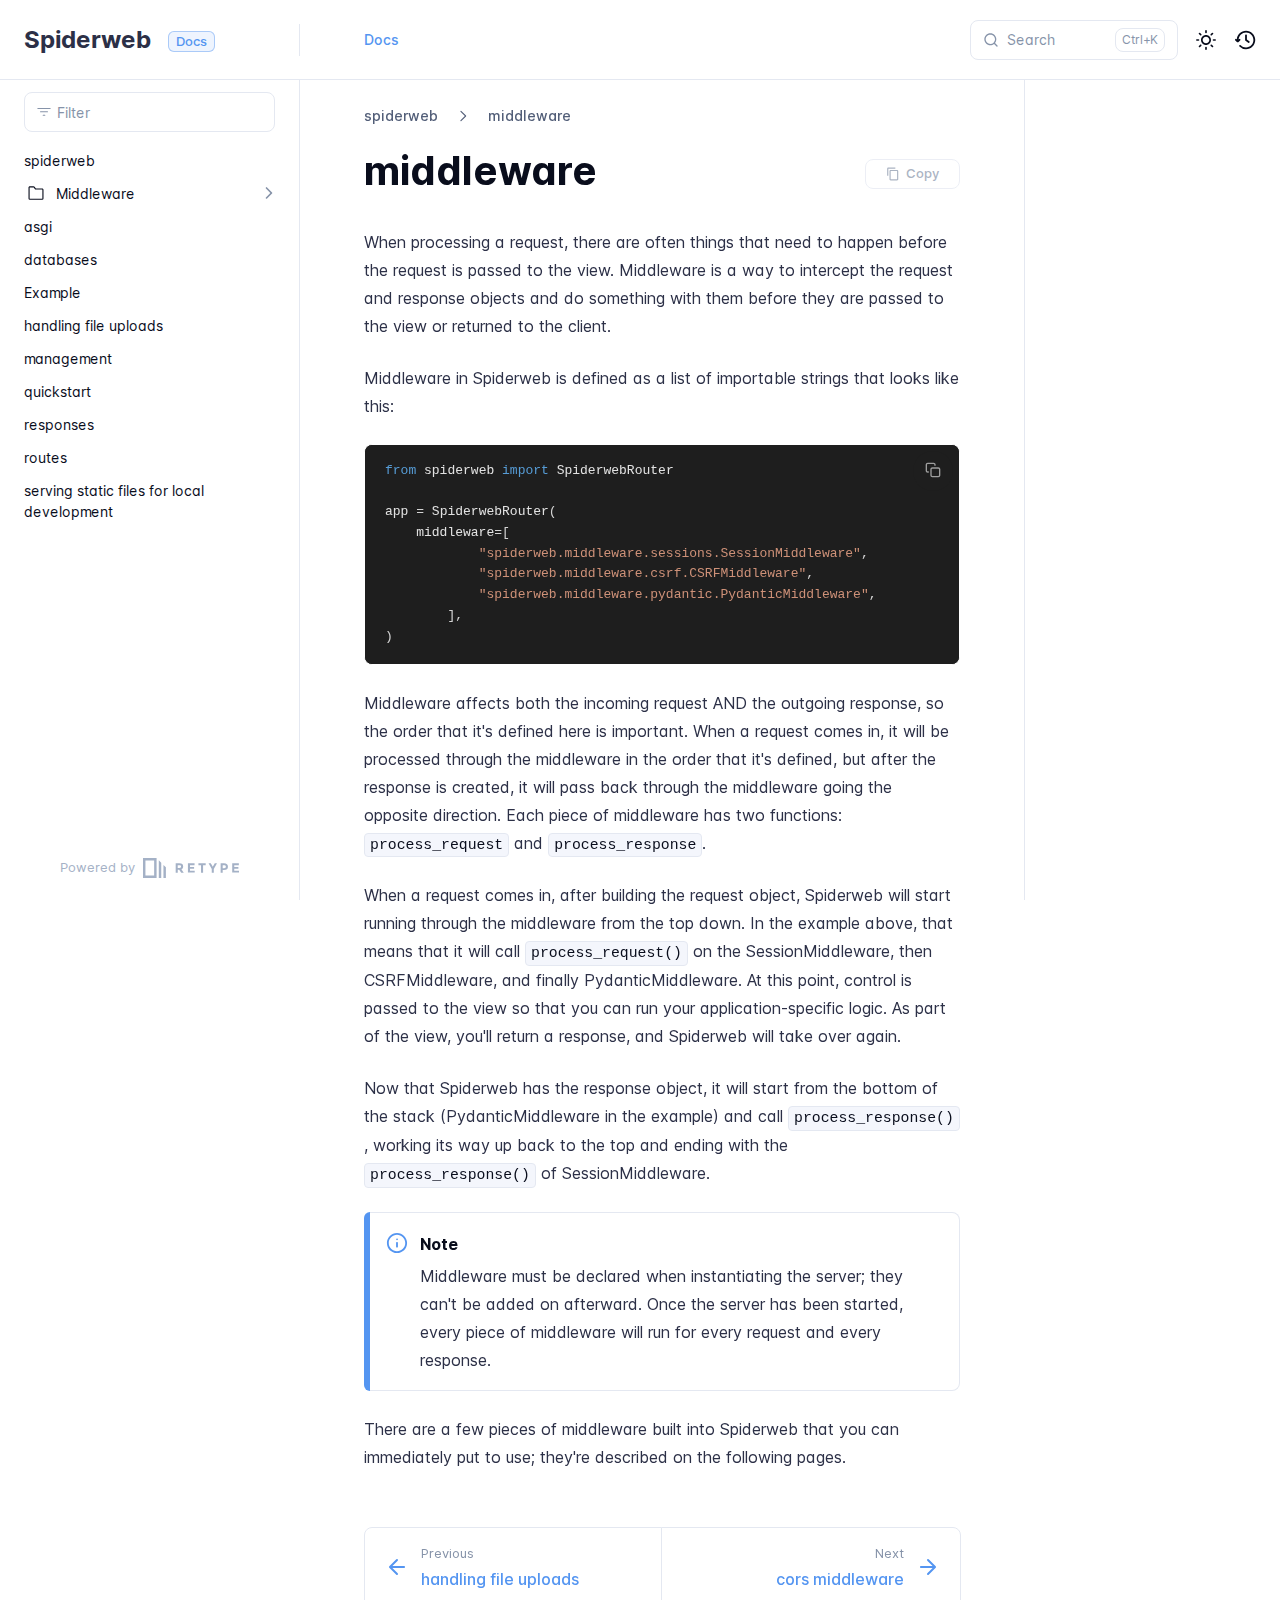
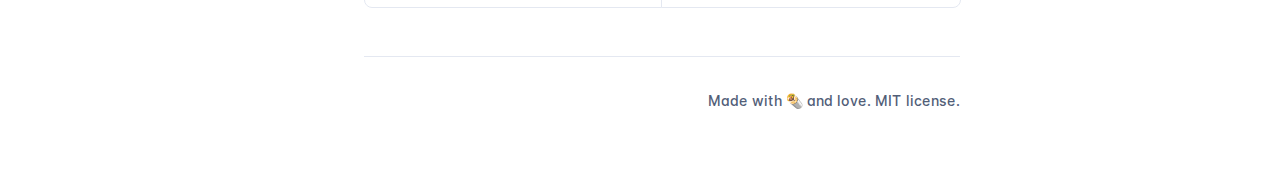
<file: middleware/index.html>
<!DOCTYPE html>
<html lang="en" class="h-full">
<head>
    <meta charset="UTF-8">
    <meta name="viewport" content="width=device-width,initial-scale=1">
    <meta name="color-scheme" content="light dark">
    <meta name="turbo-root" content="/spiderweb">
    <meta name="turbo-cache-control" content="no-cache" data-turbo-track="reload" data-track-token="4.5.3.829890815008">

    <!-- See retype.com -->
    <meta name="generator" content="Retype 4.5.3">

    <!-- Primary Meta Tags -->
    <title>middleware</title>
    <meta name="title" content="middleware">
    <meta name="description" content="When processing a request, there are often things that need to happen before the request is passed to the view. Middleware is a way to intercept the request and response objects and do something with them before they are passed to the view or returned to the client.">

    <!-- Canonical -->
    <link rel="canonical" href="https://itsthejoker.github.io/spiderweb/middleware/">
    <link rel="sitemap" type="application/xml" title="Sitemap" href="https://itsthejoker.github.io/spiderweb/sitemap.xml">

    <!-- Open Graph -->
    <meta property="og:type" content="website">
    <meta property="og:url" content="https://itsthejoker.github.io/spiderweb/middleware/">
    <meta property="og:title" content="middleware">
    <meta property="og:description" content="When processing a request, there are often things that need to happen before the request is passed to the view. Middleware is a way to intercept the request and response objects and do something with them before they are passed to the view or returned to the client.">
    <meta property="og:site_name" content="Spiderweb">
    <meta property="og:locale" content="en_US">

    <!-- Twitter -->
    <meta name="twitter:card" content="summary_large_image">
    <meta name="twitter:url" content="https://itsthejoker.github.io/spiderweb/middleware/">
    <meta name="twitter:title" content="middleware">
    <meta name="twitter:description" content="When processing a request, there are often things that need to happen before the request is passed to the view. Middleware is a way to intercept the request and response objects and do something with them before they are passed to the view or returned to the client.">

    <!-- Alternate Markdown -->
    <link rel="alternate" type="text/markdown" href="https://itsthejoker.github.io/spiderweb/middleware/index.md">

    <script data-cfasync="false">(function(){var cl=document.documentElement.classList,ls=localStorage.getItem("retype_scheme"),hd=cl.contains("dark"),hl=cl.contains("light"),wm=window.matchMedia&&window.matchMedia("(prefers-color-scheme: dark)").matches;if(ls==="dark"||(!ls&&wm&&!hd&&!hl)){cl.remove("light");cl.add("dark")}else if(ls==="light"||(!ls&&!wm&&!hd&&!hl)){cl.remove("dark");cl.add("light")}})();</script>

    <link href="../resources/css/retype.css?v=4.5.3.829890815008" rel="stylesheet">

    <script data-cfasync="false" src="../resources/js/config.js?v=4.5.3.829890815008" data-turbo-eval="false" defer></script>
    <script data-cfasync="false" src="../resources/js/retype.js?v=4.5.3" data-turbo-eval="false" defer></script>
    <script id="lunr-js" data-cfasync="false" src="../resources/js/lunr.js?v=4.5.3.829890815008" data-turbo-eval="false" defer></script>
    <script id="prism-js" data-cfasync="false" src="../resources/js/prism.js?v=4.5.3.829890815008" defer></script>
</head>
<body>
    <div id="retype-app" class="relative text-base antialiased text-base-text bg-base-bg font-body">
    <div class="absolute bottom-0 left-0" style="top: 5rem; right: 50%"></div>

    <header id="retype-header" class="sticky top-0 z-30 flex w-full h-16 bg-header-bg border-b border-header-border md:h-20">
        <div class="container relative flex items-center justify-between pr-6 grow md:justify-start">
            <!-- Mobile menu button skeleton -->
            <button v-cloak class="skeleton retype-mobile-menu-button flex items-center justify-center shrink-0 overflow-hidden dark:text-white focus:outline-hidden rounded-full w-10 h-10 ml-3.5 md:hidden"><svg xmlns="http://www.w3.org/2000/svg" class="mb-px shrink-0" width="24" height="24" viewBox="0 0 24 24" role="presentation" style="margin-bottom: 0px;"><g fill="currentColor"><path d="M2 4h20v2H2zM2 11h20v2H2zM2 18h20v2H2z"></path></g></svg></button>
            <div v-cloak id="retype-sidebar-left-toggle-button"></div>
    
            <!-- Logo -->
            <div class="flex items-center justify-between h-full py-2 md:w-75">
                <div class="flex items-center px-2 md:px-6">
                    <a id="retype-branding-logo" href="https://itsthejoker.github.io/spiderweb/" class="flex items-center leading-snug text-2xl">
                        <span class="dark:text-white font-bold line-clamp-1 md:line-clamp-2">Spiderweb</span>
                    </a><span id="retype-branding-label" class="inline-flex mt-1 px-2 py-1 ml-4 text-xs font-medium leading-none items-center rounded-md bg-branding-label-bg text-branding-label-text ring-1 ring-branding-label-border ring-inset md:inline-block">Docs</span>
                </div>
    
                <span class="hidden h-8 border-r md:inline-block border-base-border"></span>
            </div>
    
            <div class="flex justify-between md:grow">
                <!-- Top Nav -->
                <nav id="retype-header-nav" class="hidden md:flex">
                    <ul class="flex flex-col mb-4 md:pl-16 md:mb-0 md:flex-row md:items-center">
                        <li class="mr-6">
                            <a class="py-2 md:mb-0 inline-flex items-center text-sm whitespace-nowrap transition-colors duration-200 ease-linear md:text-header-text font-header-text hover:text-header-text-hover" href="/docs">Docs</a>
                        </li>
    
                    </ul>
                </nav>
    
                <div v-cloak class="flex justify-end grow">
                    <div id="retype-mobile-search-button"></div>
                    <doc-search-desktop></doc-search-desktop>
    
                    <doc-theme-switch class="lg:ml-2"></doc-theme-switch>
                    <doc-history></doc-history>
                </div>
            </div>
        </div>
    </header>


    <div id="retype-container" class="container relative flex bg-white">
        <!-- Sidebar Skeleton -->
        <div v-cloak class="fixed flex flex-col shrink-0 duration-300 ease-in-out bg-sidebar-left-bg border-sidebar-left-border sidebar top-20 w-75 border-r h-screen md:sticky transition-transform skeleton">
        
            <div class="flex items-center h-16 px-6">
                <input id="retype-filter-input-mock" class="w-full h-10 pl-8 px-3 py-2 transition-colors duration-200 ease-linear bg-filter-bg border border-filter-border rounded-lg shadow-none md:text-sm hover:border-filter-border-hover focus:outline-hidden focus:border-filter-border-focus placeholder-filter-placeholder" type="text">
            </div>
        
            <div class="pl-6 mt-1 mb-4">
                <div class="w-32 h-3 mb-4 bg-skeleton-bg rounded-full loading"></div>
                <div class="w-48 h-3 mb-4 bg-skeleton-bg rounded-full loading"></div>
                <div class="w-40 h-3 mb-4 bg-skeleton-bg rounded-full loading"></div>
                <div class="w-32 h-3 mb-4 bg-skeleton-bg rounded-full loading"></div>
                <div class="w-48 h-3 mb-4 bg-skeleton-bg rounded-full loading"></div>
                <div class="w-40 h-3 mb-4 bg-skeleton-bg rounded-full loading"></div>
            </div>
        
            <div class="shrink-0 mt-auto bg-transparent dark:border-base-border">
                <a class="flex items-center justify-center flex-nowrap h-16 text-gray-350 dark:text-dark-400 hover:text-gray-600 dark:hover:text-dark-300 transition-colors duration-150 ease-in docs-powered-by" target="_blank" href="https://retype.com/" rel="noopener">
                    <span class="text-xs whitespace-nowrap">Powered by</span>
                    <svg xmlns="http://www.w3.org/2000/svg" class="ml-2" fill="currentColor" width="96" height="20" overflow="visible"><path d="M0 0v20h13.59V0H0zm11.15 17.54H2.44V2.46h8.71v15.08zM15.8 20h2.44V4.67L15.8 2.22zM20.45 6.89V20h2.44V9.34z"/><g><path d="M40.16 8.44c0 1.49-.59 2.45-1.75 2.88l2.34 3.32h-2.53l-2.04-2.96h-1.43v2.96h-2.06V5.36h3.5c1.43 0 2.46.24 3.07.73s.9 1.27.9 2.35zm-2.48 1.1c.26-.23.38-.59.38-1.09 0-.5-.13-.84-.4-1.03s-.73-.28-1.39-.28h-1.54v2.75h1.5c.72 0 1.2-.12 1.45-.35zM51.56 5.36V7.2h-4.59v1.91h4.13v1.76h-4.13v1.92h4.74v1.83h-6.79V5.36h6.64zM60.09 7.15v7.48h-2.06V7.15h-2.61V5.36h7.28v1.79h-2.61zM70.81 14.64h-2.06v-3.66l-3.19-5.61h2.23l1.99 3.45 1.99-3.45H74l-3.19 5.61v3.66zM83.99 6.19c.65.55.97 1.4.97 2.55s-.33 1.98-1 2.51-1.68.8-3.04.8h-1.23v2.59h-2.06V5.36h3.26c1.42 0 2.45.28 3.1.83zm-1.51 3.65c.25-.28.37-.69.37-1.22s-.16-.92-.48-1.14c-.32-.23-.82-.34-1.5-.34H79.7v3.12h1.38c.68 0 1.15-.14 1.4-.42zM95.85 5.36V7.2h-4.59v1.91h4.13v1.76h-4.13v1.92H96v1.83h-6.79V5.36h6.64z"/></g></svg>
                </a>
            </div>
        </div>
        
        <!-- Sidebar component -->
        <doc-sidebar v-cloak>
            <template #sidebar-footer>
                <div class="shrink-0 mt-auto border-t md:bg-transparent md:border-none dark:border-base-border">
        
                    <div class="py-3 px-6 md:hidden border-b dark:border-base-border">
                        <nav>
                            <ul class="flex flex-wrap justify-center items-center">
                                <li class="mr-6">
                                    <a class="block py-1 inline-flex items-center text-sm whitespace-nowrap transition-colors duration-200 ease-linear md:text-header-text font-header-text hover:text-header-text-hover" href="/docs">Docs</a>
                                </li>
        
                            </ul>
                        </nav>
                    </div>
        
                    <a class="flex items-center justify-center flex-nowrap h-16 text-gray-350 dark:text-dark-400 hover:text-gray-600 dark:hover:text-dark-300 transition-colors duration-150 ease-in docs-powered-by" target="_blank" href="https://retype.com/" rel="noopener">
                        <span class="text-xs whitespace-nowrap">Powered by</span>
                        <svg xmlns="http://www.w3.org/2000/svg" class="ml-2" fill="currentColor" width="96" height="20" overflow="visible"><path d="M0 0v20h13.59V0H0zm11.15 17.54H2.44V2.46h8.71v15.08zM15.8 20h2.44V4.67L15.8 2.22zM20.45 6.89V20h2.44V9.34z"/><g><path d="M40.16 8.44c0 1.49-.59 2.45-1.75 2.88l2.34 3.32h-2.53l-2.04-2.96h-1.43v2.96h-2.06V5.36h3.5c1.43 0 2.46.24 3.07.73s.9 1.27.9 2.35zm-2.48 1.1c.26-.23.38-.59.38-1.09 0-.5-.13-.84-.4-1.03s-.73-.28-1.39-.28h-1.54v2.75h1.5c.72 0 1.2-.12 1.45-.35zM51.56 5.36V7.2h-4.59v1.91h4.13v1.76h-4.13v1.92h4.74v1.83h-6.79V5.36h6.64zM60.09 7.15v7.48h-2.06V7.15h-2.61V5.36h7.28v1.79h-2.61zM70.81 14.64h-2.06v-3.66l-3.19-5.61h2.23l1.99 3.45 1.99-3.45H74l-3.19 5.61v3.66zM83.99 6.19c.65.55.97 1.4.97 2.55s-.33 1.98-1 2.51-1.68.8-3.04.8h-1.23v2.59h-2.06V5.36h3.26c1.42 0 2.45.28 3.1.83zm-1.51 3.65c.25-.28.37-.69.37-1.22s-.16-.92-.48-1.14c-.32-.23-.82-.34-1.5-.34H79.7v3.12h1.38c.68 0 1.15-.14 1.4-.42zM95.85 5.36V7.2h-4.59v1.91h4.13v1.76h-4.13v1.92H96v1.83h-6.79V5.36h6.64z"/></g></svg>
                    </a>
                </div>
            </template>
        </doc-sidebar>

        <div class="grow min-w-0 bg-body-bg">
            <!-- Render "toolbar" template here on api pages --><!-- Render page content -->
<div class="flex">
    <div id="retype-main" class="min-w-0 p-4 grow md:px-16">
        <main class="relative pb-12 lg:pt-2">
            <div class="relative retype-markdown" id="retype-content">
                <!-- Rendered if sidebar right is enabled -->
                <div id="retype-sidebar-right-toggle"></div>
                <nav id="retype-breadcrumb" class="breadcrumb" aria-label="Breadcrumb">
                    <ol role="list">
                        <li class="pr-4">
                            <a href="../" class="pr-4">
                                spiderweb
                            </a>
                            <svg xmlns="http://www.w3.org/2000/svg" fill="currentColor" width="18" height="18" viewBox="0 0 24 24" aria-hidden="true">
                                <path d="M8.72 18.78a.75.75 0 0 1 0-1.06L14.44 12 8.72 6.28a.751.751 0 0 1 .018-1.042.751.751 0 0 1 1.042-.018l6.25 6.25a.75.75 0 0 1 0 1.06l-6.25 6.25a.75.75 0 0 1-1.06 0Z"/>
                            </svg>
                        </li>
                        <li class="pr-4">
                            <a href="../middleware/" class="pr-4">
                                middleware
                            </a>
                        </li>
                    </ol>
                </nav>

                <doc-page-actions></doc-page-actions>

                <!-- Page content  -->
<h1 id="middleware">middleware</h1>
<p>When processing a request, there are often things that need to happen before the request is passed to the view. Middleware is a way to intercept the request and response objects and do something with them before they are passed to the view or returned to the client.</p>
<p>Middleware in Spiderweb is defined as a list of importable strings that looks like this:</p>
<div id="middleware-code-1" class="codeblock-wrapper"><doc-codeblock>
<pre translate="no" class="language-python"><code v-pre class="language-python">from spiderweb import SpiderwebRouter

app = SpiderwebRouter(
    middleware=[
            &quot;spiderweb.middleware.sessions.SessionMiddleware&quot;,
            &quot;spiderweb.middleware.csrf.CSRFMiddleware&quot;,
            &quot;spiderweb.middleware.pydantic.PydanticMiddleware&quot;,
        ],
)</code></pre>
</doc-codeblock></div>
<p>Middleware affects both the incoming request AND the outgoing response, so the order that it&#x27;s defined here is important. When a request comes in, it will be processed through the middleware in the order that it&#x27;s defined, but after the response is created, it will pass back through the middleware going the opposite direction. Each piece of middleware has two functions: <code translate="no" v-pre>process_request</code> and <code translate="no" v-pre>process_response</code>.</p>
<p>When a request comes in, after building the request object, Spiderweb will start running through the middleware from the top down. In the example above, that means that it will call <code translate="no" v-pre>process_request()</code> on the SessionMiddleware, then CSRFMiddleware, and finally PydanticMiddleware. At this point, control is passed to the view so that you can run your application-specific logic. As part of the view, you&#x27;ll return a response, and Spiderweb will take over again.</p>
<p>Now that Spiderweb has the response object, it will start from the bottom of the stack (PydanticMiddleware in the example) and call <code translate="no" v-pre>process_response()</code>, working its way up back to the top and ending with the <code translate="no" v-pre>process_response()</code> of SessionMiddleware.</p>
<div class="flex mb-6">
    <div class="shrink-0 w-1.5 rounded-tl-lg rounded-bl-lg bg-callout-primary"></div>
    <div class="flex w-full py-4 border border-l-0 rounded-tr-lg rounded-br-lg doc-callout bg-callout-base-bg border-callout-base-border" role="alert">
        <div class="flex items-center ml-4 h-7">
            <svg xmlns="http://www.w3.org/2000/svg" class="block text-callout-primary" width="22" height="22" viewBox="0 0 24 24" role="presentation">
                <g fill="currentColor"><g>
                    <path d="M12 1C5.93 1 1 5.93 1 12s4.93 11 11 11 11-4.93 11-11S18.07 1 12 1zm0 20c-4.96 0-9-4.04-9-9s4.04-9 9-9 9 4.04 9 9-4.04 9-9 9z"></path>
                    <path d="M12 11c-.55 0-1 .45-1 1v4c0 .55.45 1 1 1s1-.45 1-1v-4c0-.55-.45-1-1-1zM12.01 7c-.56 0-1 .45-1 1s.45 1 1 1 1-.45 1-1-.45-1-1-1z"></path>
                    <path fill="none" d="M0 0h24v24H0z"></path>
                </g></g>
            </svg>
        </div>
        <div class="pr-5 ml-3 w-full">
            <h5>Note</h5>
<p>Middleware must be declared when instantiating the server; they can&#x27;t be added on afterward. Once the server has been started, every piece of middleware will run for every request and every response.</p>
        </div>
    </div>
</div>
<p>There are a few pieces of middleware built into Spiderweb that you can immediately put to use; they&#x27;re described on the following pages.</p>

                
                <!-- Required only on API pages -->
                <doc-toolbar-member-filter-no-results></doc-toolbar-member-filter-no-results>
            </div>
            <footer id="retype-content-footer" class="clear-both">
            
                <nav id="retype-nextprev" class="print:hidden flex mt-14">
                    <div class="w-1/2">
                        <a class="px-5 py-4 h-full flex items-center break-normal font-medium text-body-link border border-base-border hover:border-base-border-hover rounded-l-lg transition-colors duration-150 relative hover:z-5" href="../file_uploads/">
                            <svg xmlns="http://www.w3.org/2000/svg" class="mr-3" width="24" height="24" viewBox="0 0 24 24" fill="currentColor" overflow="visible"><path d="M19 11H7.41l5.29-5.29a.996.996 0 10-1.41-1.41l-7 7a1 1 0 000 1.42l7 7a1.024 1.024 0 001.42-.01.996.996 0 000-1.41L7.41 13H19c.55 0 1-.45 1-1s-.45-1-1-1z" /><path fill="none" d="M0 0h24v24H0z" /></svg>
                            <span>
                                <span class="block text-xs font-normal text-base-text-muted">Previous</span>
                                <span class="block mt-1">handling file uploads</span>
                            </span>
                        </a>
                    </div>
            
                    <div class="w-1/2">
                        <a class="px-5 py-4 -mx-px h-full flex items-center justify-end break-normal font-medium text-body-link border border-base-border hover:border-base-border-hover rounded-r-lg transition-colors duration-150 relative hover:z-5" href="../middleware/cors/">
                            <span>
                                <span class="block text-xs font-normal text-right text-base-text-muted">Next</span>
                                <span class="block mt-1">cors middleware</span>
                            </span>
                            <svg xmlns="http://www.w3.org/2000/svg" class="ml-3" width="24" height="24" viewBox="0 0 24 24" fill="currentColor" overflow="visible"><path d="M19.92 12.38a1 1 0 00-.22-1.09l-7-7a.996.996 0 10-1.41 1.41l5.3 5.3H5c-.55 0-1 .45-1 1s.45 1 1 1h11.59l-5.29 5.29a.996.996 0 000 1.41c.19.2.44.3.7.3s.51-.1.71-.29l7-7c.09-.09.16-.21.21-.33z" /><path fill="none" d="M0 0h24v24H0z" /></svg>
                        </a>
                    </div>
                </nav>
            </footer>
        </main>

        <div id="retype-page-footer" class="print:border-none border-t border-base-border pt-6 mb-8">
            <footer class="flex flex-wrap items-center justify-between print:justify-center">
                <div id="retype-footer-links" class="print:hidden">
                    <ul class="flex flex-wrap items-center text-sm">
                    </ul>
                </div>
                <div id="retype-copyright" class="print:justify-center py-2 text-footer-text font-footer-link text-sm leading-relaxed"><p>Made with <span class="docs-emoji">&#x1F32F;</span> and love. MIT license.</p></div>
            </footer>
        </div>
    </div>

    <!-- Rendered if sidebar right is enabled -->
    <!-- Sidebar right skeleton-->
    <div v-cloak class="fixed top-0 bottom-0 right-0 translate-x-full bg-sidebar-right-bg border-sidebar-right-border lg:sticky lg:border-l lg:shrink-0 lg:pt-6 lg:translate-x-0 sm:w-1/2 lg:w-64 lg:z-0 md:w-104 sidebar-right skeleton">
        <div class="pl-5">
            <div class="w-32 h-3 mb-4 bg-skeleton-bg rounded-full loading"></div>
            <div class="w-48 h-3 mb-4 bg-skeleton-bg rounded-full loading"></div>
            <div class="w-40 h-3 mb-4 bg-skeleton-bg rounded-full loading"></div>
        </div>
    </div>

    <!-- User should be able to hide sidebar right -->
    <doc-sidebar-right v-cloak></doc-sidebar-right>
</div>

        </div>
    </div>

    <doc-search-mobile></doc-search-mobile>
    <doc-back-to-top></doc-back-to-top>
</div>


    <div id="retype-overlay-target"></div>

        <script data-cfasync="false">window.__DOCS__ = { "title": "middleware", level: 1, icon: "file", hasPrism: true, hasInstagram: false, hasMermaid: false, hasMath: false, tocDepth: 23, "md": "/middleware/index.md" }</script>
</body>
</html>
</file>
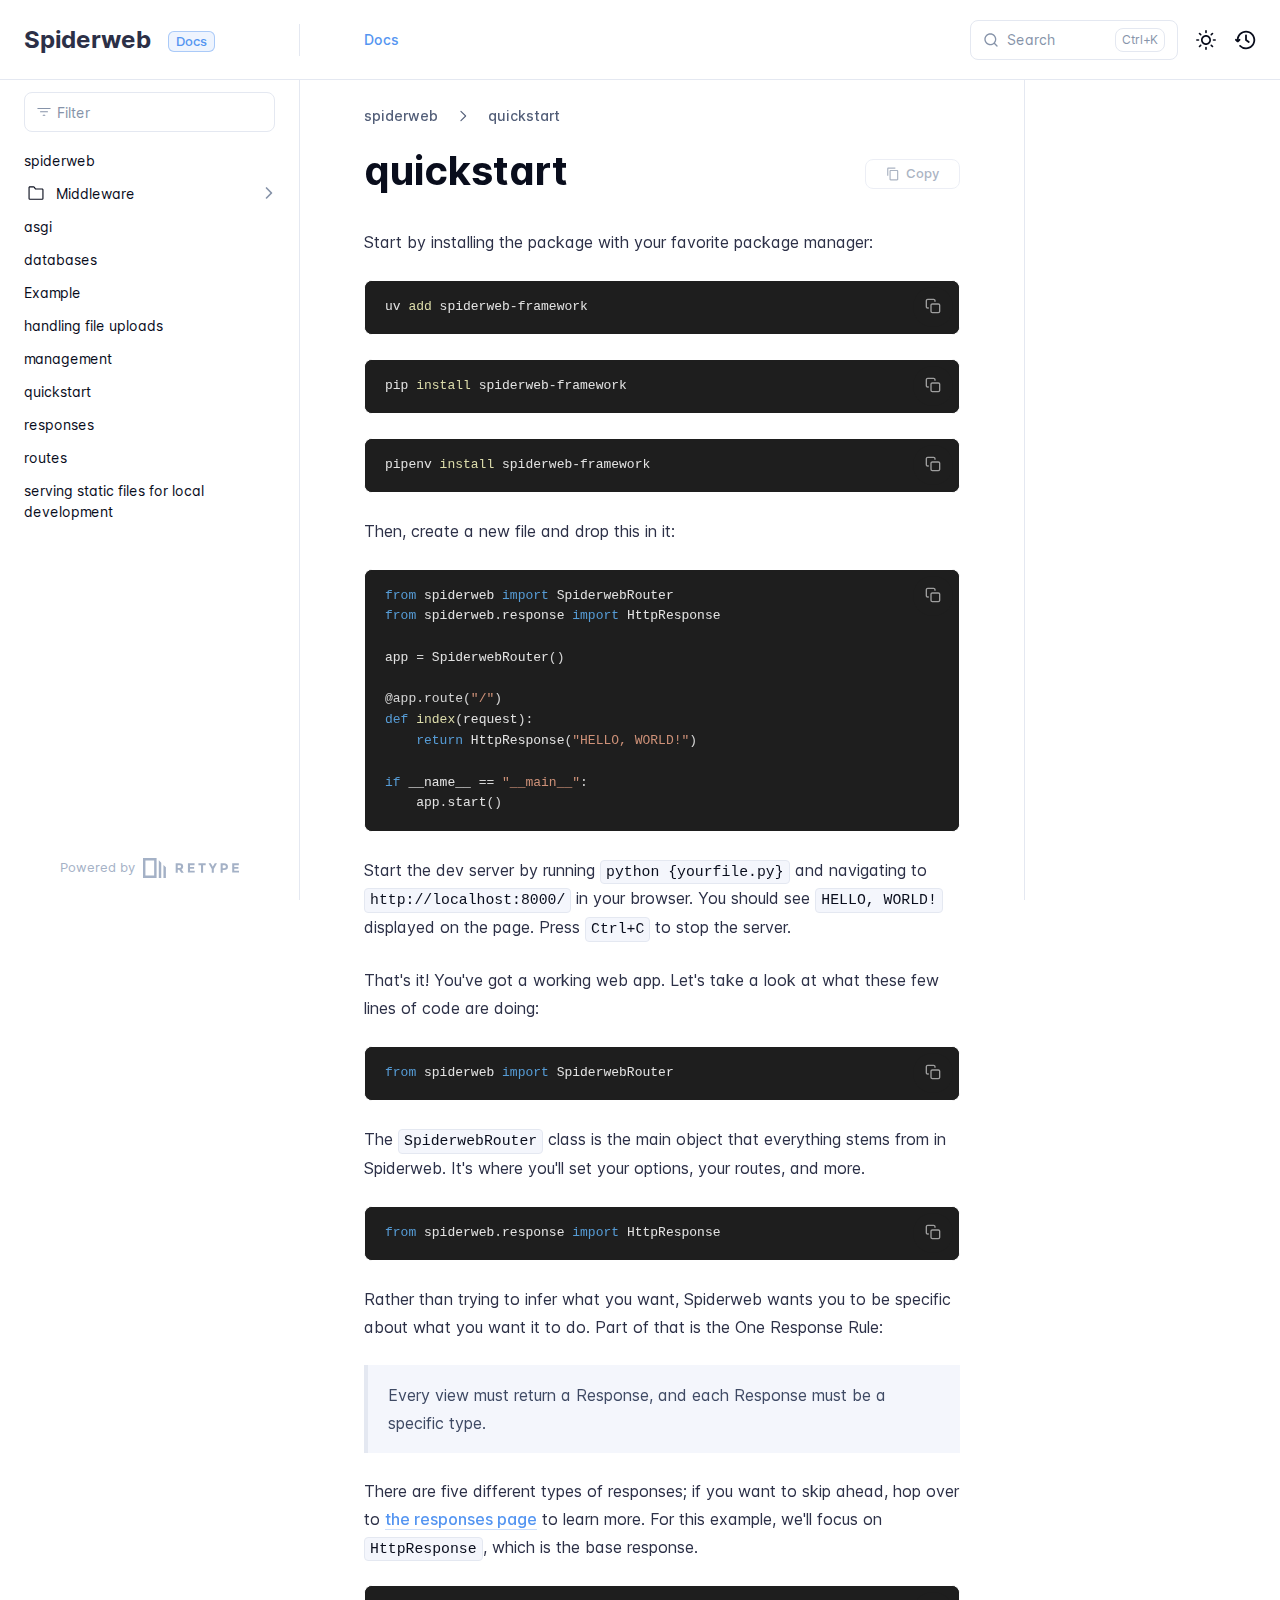
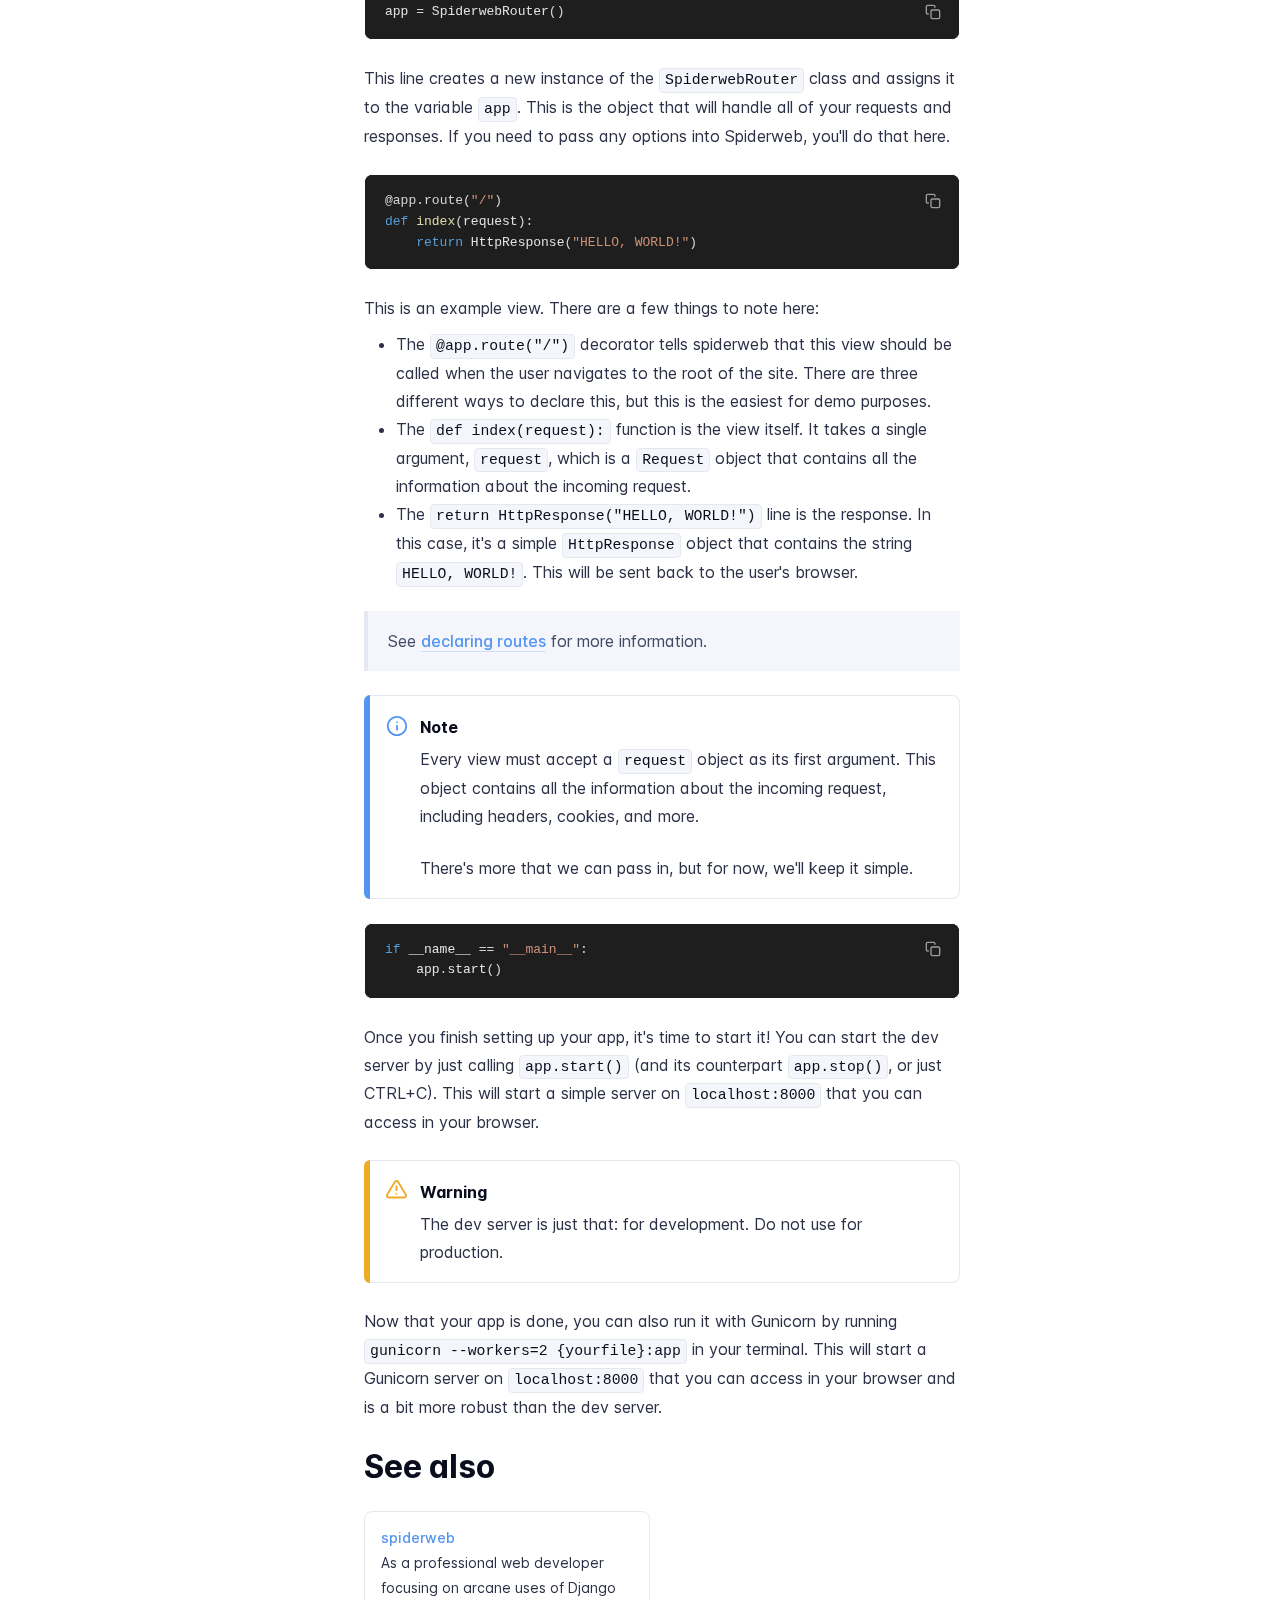
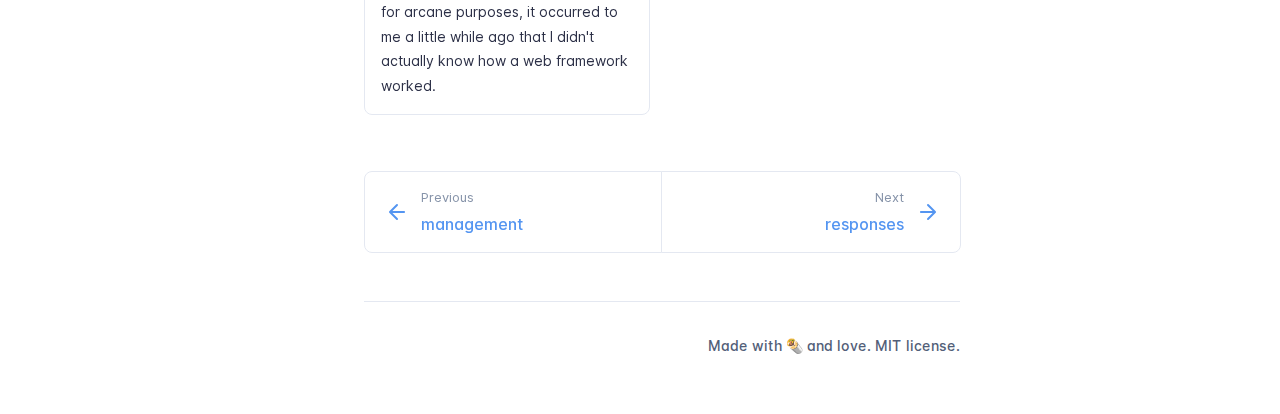
<file: quickstart/index.html>
<!DOCTYPE html>
<html lang="en" class="h-full">
<head>
    <meta charset="UTF-8">
    <meta name="viewport" content="width=device-width,initial-scale=1">
    <meta name="color-scheme" content="light dark">
    <meta name="turbo-root" content="/spiderweb">
    <meta name="turbo-cache-control" content="no-cache" data-turbo-track="reload" data-track-token="4.5.3.829624787253">

    <!-- See retype.com -->
    <meta name="generator" content="Retype 4.5.3">

    <!-- Primary Meta Tags -->
    <title>quickstart</title>
    <meta name="title" content="quickstart">
    <meta name="description" content="Start by installing the package with your favorite package manager:">

    <!-- Canonical -->
    <link rel="canonical" href="https://itsthejoker.github.io/spiderweb/quickstart/">
    <link rel="sitemap" type="application/xml" title="Sitemap" href="https://itsthejoker.github.io/spiderweb/sitemap.xml">

    <!-- Open Graph -->
    <meta property="og:type" content="website">
    <meta property="og:url" content="https://itsthejoker.github.io/spiderweb/quickstart/">
    <meta property="og:title" content="quickstart">
    <meta property="og:description" content="Start by installing the package with your favorite package manager:">
    <meta property="og:site_name" content="Spiderweb">
    <meta property="og:locale" content="en_US">

    <!-- Twitter -->
    <meta name="twitter:card" content="summary_large_image">
    <meta name="twitter:url" content="https://itsthejoker.github.io/spiderweb/quickstart/">
    <meta name="twitter:title" content="quickstart">
    <meta name="twitter:description" content="Start by installing the package with your favorite package manager:">

    <!-- Alternate Markdown -->
    <link rel="alternate" type="text/markdown" href="https://itsthejoker.github.io/spiderweb/quickstart.md">

    <script data-cfasync="false">(function(){var cl=document.documentElement.classList,ls=localStorage.getItem("retype_scheme"),hd=cl.contains("dark"),hl=cl.contains("light"),wm=window.matchMedia&&window.matchMedia("(prefers-color-scheme: dark)").matches;if(ls==="dark"||(!ls&&wm&&!hd&&!hl)){cl.remove("light");cl.add("dark")}else if(ls==="light"||(!ls&&!wm&&!hd&&!hl)){cl.remove("dark");cl.add("light")}})();</script>

    <link href="../resources/css/retype.css?v=4.5.3.829624787253" rel="stylesheet">

    <script data-cfasync="false" src="../resources/js/config.js?v=4.5.3.829624787253" data-turbo-eval="false" defer></script>
    <script data-cfasync="false" src="../resources/js/retype.js?v=4.5.3" data-turbo-eval="false" defer></script>
    <script id="lunr-js" data-cfasync="false" src="../resources/js/lunr.js?v=4.5.3.829624787253" data-turbo-eval="false" defer></script>
    <script id="prism-js" data-cfasync="false" src="../resources/js/prism.js?v=4.5.3.829624787253" defer></script>
</head>
<body>
    <div id="retype-app" class="relative text-base antialiased text-base-text bg-base-bg font-body">
    <div class="absolute bottom-0 left-0" style="top: 5rem; right: 50%"></div>

    <header id="retype-header" class="sticky top-0 z-30 flex w-full h-16 bg-header-bg border-b border-header-border md:h-20">
        <div class="container relative flex items-center justify-between pr-6 grow md:justify-start">
            <!-- Mobile menu button skeleton -->
            <button v-cloak class="skeleton retype-mobile-menu-button flex items-center justify-center shrink-0 overflow-hidden dark:text-white focus:outline-hidden rounded-full w-10 h-10 ml-3.5 md:hidden"><svg xmlns="http://www.w3.org/2000/svg" class="mb-px shrink-0" width="24" height="24" viewBox="0 0 24 24" role="presentation" style="margin-bottom: 0px;"><g fill="currentColor"><path d="M2 4h20v2H2zM2 11h20v2H2zM2 18h20v2H2z"></path></g></svg></button>
            <div v-cloak id="retype-sidebar-left-toggle-button"></div>
    
            <!-- Logo -->
            <div class="flex items-center justify-between h-full py-2 md:w-75">
                <div class="flex items-center px-2 md:px-6">
                    <a id="retype-branding-logo" href="https://itsthejoker.github.io/spiderweb/" class="flex items-center leading-snug text-2xl">
                        <span class="dark:text-white font-bold line-clamp-1 md:line-clamp-2">Spiderweb</span>
                    </a><span id="retype-branding-label" class="inline-flex mt-1 px-2 py-1 ml-4 text-xs font-medium leading-none items-center rounded-md bg-branding-label-bg text-branding-label-text ring-1 ring-branding-label-border ring-inset md:inline-block">Docs</span>
                </div>
    
                <span class="hidden h-8 border-r md:inline-block border-base-border"></span>
            </div>
    
            <div class="flex justify-between md:grow">
                <!-- Top Nav -->
                <nav id="retype-header-nav" class="hidden md:flex">
                    <ul class="flex flex-col mb-4 md:pl-16 md:mb-0 md:flex-row md:items-center">
                        <li class="mr-6">
                            <a class="py-2 md:mb-0 inline-flex items-center text-sm whitespace-nowrap transition-colors duration-200 ease-linear md:text-header-text font-header-text hover:text-header-text-hover" href="/docs">Docs</a>
                        </li>
    
                    </ul>
                </nav>
    
                <div v-cloak class="flex justify-end grow">
                    <div id="retype-mobile-search-button"></div>
                    <doc-search-desktop></doc-search-desktop>
    
                    <doc-theme-switch class="lg:ml-2"></doc-theme-switch>
                    <doc-history></doc-history>
                </div>
            </div>
        </div>
    </header>


    <div id="retype-container" class="container relative flex bg-white">
        <!-- Sidebar Skeleton -->
        <div v-cloak class="fixed flex flex-col shrink-0 duration-300 ease-in-out bg-sidebar-left-bg border-sidebar-left-border sidebar top-20 w-75 border-r h-screen md:sticky transition-transform skeleton">
        
            <div class="flex items-center h-16 px-6">
                <input id="retype-filter-input-mock" class="w-full h-10 pl-8 px-3 py-2 transition-colors duration-200 ease-linear bg-filter-bg border border-filter-border rounded-lg shadow-none md:text-sm hover:border-filter-border-hover focus:outline-hidden focus:border-filter-border-focus placeholder-filter-placeholder" type="text">
            </div>
        
            <div class="pl-6 mt-1 mb-4">
                <div class="w-32 h-3 mb-4 bg-skeleton-bg rounded-full loading"></div>
                <div class="w-48 h-3 mb-4 bg-skeleton-bg rounded-full loading"></div>
                <div class="w-40 h-3 mb-4 bg-skeleton-bg rounded-full loading"></div>
                <div class="w-32 h-3 mb-4 bg-skeleton-bg rounded-full loading"></div>
                <div class="w-48 h-3 mb-4 bg-skeleton-bg rounded-full loading"></div>
                <div class="w-40 h-3 mb-4 bg-skeleton-bg rounded-full loading"></div>
            </div>
        
            <div class="shrink-0 mt-auto bg-transparent dark:border-base-border">
                <a class="flex items-center justify-center flex-nowrap h-16 text-gray-350 dark:text-dark-400 hover:text-gray-600 dark:hover:text-dark-300 transition-colors duration-150 ease-in docs-powered-by" target="_blank" href="https://retype.com/" rel="noopener">
                    <span class="text-xs whitespace-nowrap">Powered by</span>
                    <svg xmlns="http://www.w3.org/2000/svg" class="ml-2" fill="currentColor" width="96" height="20" overflow="visible"><path d="M0 0v20h13.59V0H0zm11.15 17.54H2.44V2.46h8.71v15.08zM15.8 20h2.44V4.67L15.8 2.22zM20.45 6.89V20h2.44V9.34z"/><g><path d="M40.16 8.44c0 1.49-.59 2.45-1.75 2.88l2.34 3.32h-2.53l-2.04-2.96h-1.43v2.96h-2.06V5.36h3.5c1.43 0 2.46.24 3.07.73s.9 1.27.9 2.35zm-2.48 1.1c.26-.23.38-.59.38-1.09 0-.5-.13-.84-.4-1.03s-.73-.28-1.39-.28h-1.54v2.75h1.5c.72 0 1.2-.12 1.45-.35zM51.56 5.36V7.2h-4.59v1.91h4.13v1.76h-4.13v1.92h4.74v1.83h-6.79V5.36h6.64zM60.09 7.15v7.48h-2.06V7.15h-2.61V5.36h7.28v1.79h-2.61zM70.81 14.64h-2.06v-3.66l-3.19-5.61h2.23l1.99 3.45 1.99-3.45H74l-3.19 5.61v3.66zM83.99 6.19c.65.55.97 1.4.97 2.55s-.33 1.98-1 2.51-1.68.8-3.04.8h-1.23v2.59h-2.06V5.36h3.26c1.42 0 2.45.28 3.1.83zm-1.51 3.65c.25-.28.37-.69.37-1.22s-.16-.92-.48-1.14c-.32-.23-.82-.34-1.5-.34H79.7v3.12h1.38c.68 0 1.15-.14 1.4-.42zM95.85 5.36V7.2h-4.59v1.91h4.13v1.76h-4.13v1.92H96v1.83h-6.79V5.36h6.64z"/></g></svg>
                </a>
            </div>
        </div>
        
        <!-- Sidebar component -->
        <doc-sidebar v-cloak>
            <template #sidebar-footer>
                <div class="shrink-0 mt-auto border-t md:bg-transparent md:border-none dark:border-base-border">
        
                    <div class="py-3 px-6 md:hidden border-b dark:border-base-border">
                        <nav>
                            <ul class="flex flex-wrap justify-center items-center">
                                <li class="mr-6">
                                    <a class="block py-1 inline-flex items-center text-sm whitespace-nowrap transition-colors duration-200 ease-linear md:text-header-text font-header-text hover:text-header-text-hover" href="/docs">Docs</a>
                                </li>
        
                            </ul>
                        </nav>
                    </div>
        
                    <a class="flex items-center justify-center flex-nowrap h-16 text-gray-350 dark:text-dark-400 hover:text-gray-600 dark:hover:text-dark-300 transition-colors duration-150 ease-in docs-powered-by" target="_blank" href="https://retype.com/" rel="noopener">
                        <span class="text-xs whitespace-nowrap">Powered by</span>
                        <svg xmlns="http://www.w3.org/2000/svg" class="ml-2" fill="currentColor" width="96" height="20" overflow="visible"><path d="M0 0v20h13.59V0H0zm11.15 17.54H2.44V2.46h8.71v15.08zM15.8 20h2.44V4.67L15.8 2.22zM20.45 6.89V20h2.44V9.34z"/><g><path d="M40.16 8.44c0 1.49-.59 2.45-1.75 2.88l2.34 3.32h-2.53l-2.04-2.96h-1.43v2.96h-2.06V5.36h3.5c1.43 0 2.46.24 3.07.73s.9 1.27.9 2.35zm-2.48 1.1c.26-.23.38-.59.38-1.09 0-.5-.13-.84-.4-1.03s-.73-.28-1.39-.28h-1.54v2.75h1.5c.72 0 1.2-.12 1.45-.35zM51.56 5.36V7.2h-4.59v1.91h4.13v1.76h-4.13v1.92h4.74v1.83h-6.79V5.36h6.64zM60.09 7.15v7.48h-2.06V7.15h-2.61V5.36h7.28v1.79h-2.61zM70.81 14.64h-2.06v-3.66l-3.19-5.61h2.23l1.99 3.45 1.99-3.45H74l-3.19 5.61v3.66zM83.99 6.19c.65.55.97 1.4.97 2.55s-.33 1.98-1 2.51-1.68.8-3.04.8h-1.23v2.59h-2.06V5.36h3.26c1.42 0 2.45.28 3.1.83zm-1.51 3.65c.25-.28.37-.69.37-1.22s-.16-.92-.48-1.14c-.32-.23-.82-.34-1.5-.34H79.7v3.12h1.38c.68 0 1.15-.14 1.4-.42zM95.85 5.36V7.2h-4.59v1.91h4.13v1.76h-4.13v1.92H96v1.83h-6.79V5.36h6.64z"/></g></svg>
                    </a>
                </div>
            </template>
        </doc-sidebar>

        <div class="grow min-w-0 bg-body-bg">
            <!-- Render "toolbar" template here on api pages --><!-- Render page content -->
<div class="flex">
    <div id="retype-main" class="min-w-0 p-4 grow md:px-16">
        <main class="relative pb-12 lg:pt-2">
            <div class="relative retype-markdown" id="retype-content">
                <!-- Rendered if sidebar right is enabled -->
                <div id="retype-sidebar-right-toggle"></div>
                <nav id="retype-breadcrumb" class="breadcrumb" aria-label="Breadcrumb">
                    <ol role="list">
                        <li class="pr-4">
                            <a href="../" class="pr-4">
                                spiderweb
                            </a>
                            <svg xmlns="http://www.w3.org/2000/svg" fill="currentColor" width="18" height="18" viewBox="0 0 24 24" aria-hidden="true">
                                <path d="M8.72 18.78a.75.75 0 0 1 0-1.06L14.44 12 8.72 6.28a.751.751 0 0 1 .018-1.042.751.751 0 0 1 1.042-.018l6.25 6.25a.75.75 0 0 1 0 1.06l-6.25 6.25a.75.75 0 0 1-1.06 0Z"/>
                            </svg>
                        </li>
                        <li class="pr-4">
                            <a href="../quickstart/" class="pr-4">
                                quickstart
                            </a>
                        </li>
                    </ol>
                </nav>

                <doc-page-actions></doc-page-actions>

                <!-- Page content  -->
<h1 id="quickstart">quickstart</h1>
<p>Start by installing the package with your favorite package manager:</p>
<!-- tabs:start -->
<!-- tab:uv -->
<div id="quickstart-code-1" class="codeblock-wrapper"><doc-codeblock>
<pre translate="no" class="language-bash"><code v-pre class="language-bash">uv add spiderweb-framework</code></pre>
</doc-codeblock></div>
<!-- tab:pip -->
<div id="quickstart-code-2" class="codeblock-wrapper"><doc-codeblock>
<pre translate="no" class="language-bash"><code v-pre class="language-bash">pip install spiderweb-framework</code></pre>
</doc-codeblock></div>
<!-- tab:pipenv -->
<div id="quickstart-code-3" class="codeblock-wrapper"><doc-codeblock>
<pre translate="no" class="language-bash"><code v-pre class="language-bash">pipenv install spiderweb-framework</code></pre>
</doc-codeblock></div>
<!-- tabs:end -->
<p>Then, create a new file and drop this in it:</p>
<div id="quickstart-code-4" class="codeblock-wrapper"><doc-codeblock>
<pre translate="no" class="language-python"><code v-pre class="language-python">from spiderweb import SpiderwebRouter
from spiderweb.response import HttpResponse

app = SpiderwebRouter()

@app.route(&quot;/&quot;)
def index(request):
    return HttpResponse(&quot;HELLO, WORLD!&quot;)

if __name__ == &quot;__main__&quot;:
    app.start()</code></pre>
</doc-codeblock></div>
<p>Start the dev server by running <code translate="no" v-pre>python {yourfile.py}</code> and navigating to <code translate="no" v-pre>http://localhost:8000/</code> in your browser. You should see <code translate="no" v-pre>HELLO, WORLD!</code> displayed on the page. Press <code translate="no" v-pre>Ctrl+C</code> to stop the server.</p>
<p>That&#x27;s it! You&#x27;ve got a working web app. Let&#x27;s take a look at what these few lines of code are doing:</p>
<div id="quickstart-code-5" class="codeblock-wrapper"><doc-codeblock>
<pre translate="no" class="language-python"><code v-pre class="language-python">from spiderweb import SpiderwebRouter</code></pre>
</doc-codeblock></div>
<p>The <code translate="no" v-pre>SpiderwebRouter</code> class is the main object that everything stems from in Spiderweb. It&#x27;s where you&#x27;ll set your options, your routes, and more.</p>
<div id="quickstart-code-6" class="codeblock-wrapper"><doc-codeblock>
<pre translate="no" class="language-python"><code v-pre class="language-python">from spiderweb.response import HttpResponse</code></pre>
</doc-codeblock></div>
<p>Rather than trying to infer what you want, Spiderweb wants you to be specific about what you want it to do. Part of that is the One Response Rule:</p>
<blockquote>
<p>Every view must return a Response, and each Response must be a specific type.</p>
</blockquote>
<p>There are five different types of responses; if you want to skip ahead, hop over to <a href="../responses/">the responses page</a> to learn more. For this example, we&#x27;ll focus on <code translate="no" v-pre>HttpResponse</code>, which is the base response.</p>
<div id="quickstart-code-7" class="codeblock-wrapper"><doc-codeblock>
<pre translate="no" class="language-python"><code v-pre class="language-python">app = SpiderwebRouter()</code></pre>
</doc-codeblock></div>
<p>This line creates a new instance of the <code translate="no" v-pre>SpiderwebRouter</code> class and assigns it to the variable <code translate="no" v-pre>app</code>. This is the object that will handle all of your requests and responses. If you need to pass any options into Spiderweb, you&#x27;ll do that here.</p>
<div id="quickstart-code-8" class="codeblock-wrapper"><doc-codeblock>
<pre translate="no" class="language-python"><code v-pre class="language-python">@app.route(&quot;/&quot;)
def index(request):
    return HttpResponse(&quot;HELLO, WORLD!&quot;)</code></pre>
</doc-codeblock></div>
<p>This is an example view. There are a few things to note here:</p>
<ul>
<li>The <code translate="no" v-pre>@app.route(&quot;/&quot;)</code> decorator tells spiderweb that this view should be called when the user navigates to the root of the site. There are three different ways to declare this, but this is the easiest for demo purposes.</li>
<li>The <code translate="no" v-pre>def index(request):</code> function is the view itself. It takes a single argument, <code translate="no" v-pre>request</code>, which is a <code translate="no" v-pre>Request</code> object that contains all the information about the incoming request.</li>
<li>The <code translate="no" v-pre>return HttpResponse(&quot;HELLO, WORLD!&quot;)</code> line is the response. In this case, it&#x27;s a simple <code translate="no" v-pre>HttpResponse</code> object that contains the string <code translate="no" v-pre>HELLO, WORLD!</code>. This will be sent back to the user&#x27;s browser.</li>
</ul>
<blockquote>
<p>See <a href="../routes/">declaring routes</a> for more information.</p>
</blockquote>
<div class="flex mb-6">
    <div class="shrink-0 w-1.5 rounded-tl-lg rounded-bl-lg bg-callout-primary"></div>
    <div class="flex w-full py-4 border border-l-0 rounded-tr-lg rounded-br-lg doc-callout bg-callout-base-bg border-callout-base-border" role="alert">
        <div class="flex items-center ml-4 h-7">
            <svg xmlns="http://www.w3.org/2000/svg" class="block text-callout-primary" width="22" height="22" viewBox="0 0 24 24" role="presentation">
                <g fill="currentColor"><g>
                    <path d="M12 1C5.93 1 1 5.93 1 12s4.93 11 11 11 11-4.93 11-11S18.07 1 12 1zm0 20c-4.96 0-9-4.04-9-9s4.04-9 9-9 9 4.04 9 9-4.04 9-9 9z"></path>
                    <path d="M12 11c-.55 0-1 .45-1 1v4c0 .55.45 1 1 1s1-.45 1-1v-4c0-.55-.45-1-1-1zM12.01 7c-.56 0-1 .45-1 1s.45 1 1 1 1-.45 1-1-.45-1-1-1z"></path>
                    <path fill="none" d="M0 0h24v24H0z"></path>
                </g></g>
            </svg>
        </div>
        <div class="pr-5 ml-3 w-full">
            <h5>Note</h5>
<p>Every view must accept a <code translate="no" v-pre>request</code> object as its first argument. This object contains all the information about the incoming request, including headers, cookies, and more.</p>
<p>There&#x27;s more that we can pass in, but for now, we&#x27;ll keep it simple.</p>
        </div>
    </div>
</div>
<div id="quickstart-code-9" class="codeblock-wrapper"><doc-codeblock>
<pre translate="no" class="language-python"><code v-pre class="language-python">if __name__ == &quot;__main__&quot;:
    app.start()</code></pre>
</doc-codeblock></div>
<p>Once you finish setting up your app, it&#x27;s time to start it! You can start the dev server by just calling <code translate="no" v-pre>app.start()</code> (and its counterpart <code translate="no" v-pre>app.stop()</code>, or just CTRL+C). This will start a simple server on <code translate="no" v-pre>localhost:8000</code> that you can access in your browser.</p>
<div class="flex mb-6">
    <div class="shrink-0 w-1.5 rounded-tl-lg rounded-bl-lg bg-callout-warning"></div>
    <div class="flex w-full py-4 border border-l-0 rounded-tr-lg rounded-br-lg doc-callout bg-callout-base-bg border-callout-base-border" role="alert">
        <div class="flex items-center ml-4 h-7">
            <svg xmlns="http://www.w3.org/2000/svg" class="block text-callout-warning" width="22" height="22" viewBox="0 0 24 24" role="presentation">
                <g fill="currentColor"><g>
                    <path d="M22.48 15.59L14.01 1.45A2.968 2.968 0 0012.16.09c-.78-.19-1.58-.07-2.27.35-.41.25-.76.6-1.01 1.01v.01L.4 15.6c-.83 1.43-.33 3.27 1.1 4.1.45.26.95.4 1.48.4h16.95c.8-.01 1.55-.33 2.11-.9.56-.57.87-1.33.86-2.13a3.04 3.04 0 00-.42-1.48zm-1.87 2.21c-.19.19-.44.3-.69.3H2.99c-.17 0-.34-.05-.49-.13a.992.992 0 01-.37-1.35L10.6 2.48c.08-.14.2-.25.34-.33a.992.992 0 011.37.33l8.46 14.13c.09.15.13.32.13.49 0 .26-.1.51-.29.7z"></path>
                    <path d="M11.45 12.1c.55 0 1-.45 1-1v-4c0-.55-.45-1-1-1s-1 .45-1 1v4c0 .56.45 1 1 1zM11.46 14.1c-.56 0-1 .45-1 1s.45 1 1 1 1-.45 1-1-.45-1-1-1z"></path>
                </g></g>
            </svg>
        </div>
        <div class="pr-5 ml-3 w-full">
            <h5>Warning</h5>
<p>The dev server is just that: for development. Do not use for production.</p>
        </div>
    </div>
</div>
<p>Now that your app is done, you can also run it with Gunicorn by running <code translate="no" v-pre>gunicorn --workers=2 {yourfile}:app</code> in your terminal. This will start a Gunicorn server on <code translate="no" v-pre>localhost:8000</code> that you can access in your browser and is a bit more robust than the dev server.</p>
<div id="retype-backlinks">
    <h2>See also</h2>
<div class="card-compact-group">
<div class="card-compact-container">
    <a href="/spiderweb/" class="group card-compact no-link">
        <div class="card-compact-body">
            <div class="card-compact-header">
                <span class="card-compact-title">spiderweb</span>
            </div>
            <p class="card-compact-description">As a professional web developer focusing on arcane uses of Django for arcane purposes, it occurred to me a little while ago that I didn't actually know how a web framework worked.</p>
        </div>
    </a>
</div>
</div>
</div>

                
                <!-- Required only on API pages -->
                <doc-toolbar-member-filter-no-results></doc-toolbar-member-filter-no-results>
            </div>
            <footer id="retype-content-footer" class="clear-both">
            
                <nav id="retype-nextprev" class="print:hidden flex mt-14">
                    <div class="w-1/2">
                        <a class="px-5 py-4 h-full flex items-center break-normal font-medium text-body-link border border-base-border hover:border-base-border-hover rounded-l-lg transition-colors duration-150 relative hover:z-5" href="../management/">
                            <svg xmlns="http://www.w3.org/2000/svg" class="mr-3" width="24" height="24" viewBox="0 0 24 24" fill="currentColor" overflow="visible"><path d="M19 11H7.41l5.29-5.29a.996.996 0 10-1.41-1.41l-7 7a1 1 0 000 1.42l7 7a1.024 1.024 0 001.42-.01.996.996 0 000-1.41L7.41 13H19c.55 0 1-.45 1-1s-.45-1-1-1z" /><path fill="none" d="M0 0h24v24H0z" /></svg>
                            <span>
                                <span class="block text-xs font-normal text-base-text-muted">Previous</span>
                                <span class="block mt-1">management</span>
                            </span>
                        </a>
                    </div>
            
                    <div class="w-1/2">
                        <a class="px-5 py-4 -mx-px h-full flex items-center justify-end break-normal font-medium text-body-link border border-base-border hover:border-base-border-hover rounded-r-lg transition-colors duration-150 relative hover:z-5" href="../responses/">
                            <span>
                                <span class="block text-xs font-normal text-right text-base-text-muted">Next</span>
                                <span class="block mt-1">responses</span>
                            </span>
                            <svg xmlns="http://www.w3.org/2000/svg" class="ml-3" width="24" height="24" viewBox="0 0 24 24" fill="currentColor" overflow="visible"><path d="M19.92 12.38a1 1 0 00-.22-1.09l-7-7a.996.996 0 10-1.41 1.41l5.3 5.3H5c-.55 0-1 .45-1 1s.45 1 1 1h11.59l-5.29 5.29a.996.996 0 000 1.41c.19.2.44.3.7.3s.51-.1.71-.29l7-7c.09-.09.16-.21.21-.33z" /><path fill="none" d="M0 0h24v24H0z" /></svg>
                        </a>
                    </div>
                </nav>
            </footer>
        </main>

        <div id="retype-page-footer" class="print:border-none border-t border-base-border pt-6 mb-8">
            <footer class="flex flex-wrap items-center justify-between print:justify-center">
                <div id="retype-footer-links" class="print:hidden">
                    <ul class="flex flex-wrap items-center text-sm">
                    </ul>
                </div>
                <div id="retype-copyright" class="print:justify-center py-2 text-footer-text font-footer-link text-sm leading-relaxed"><p>Made with <span class="docs-emoji">&#x1F32F;</span> and love. MIT license.</p></div>
            </footer>
        </div>
    </div>

    <!-- Rendered if sidebar right is enabled -->
    <!-- Sidebar right skeleton-->
    <div v-cloak class="fixed top-0 bottom-0 right-0 translate-x-full bg-sidebar-right-bg border-sidebar-right-border lg:sticky lg:border-l lg:shrink-0 lg:pt-6 lg:translate-x-0 sm:w-1/2 lg:w-64 lg:z-0 md:w-104 sidebar-right skeleton">
        <div class="pl-5">
            <div class="w-32 h-3 mb-4 bg-skeleton-bg rounded-full loading"></div>
            <div class="w-48 h-3 mb-4 bg-skeleton-bg rounded-full loading"></div>
            <div class="w-40 h-3 mb-4 bg-skeleton-bg rounded-full loading"></div>
        </div>
    </div>

    <!-- User should be able to hide sidebar right -->
    <doc-sidebar-right v-cloak></doc-sidebar-right>
</div>

        </div>
    </div>

    <doc-search-mobile></doc-search-mobile>
    <doc-back-to-top></doc-back-to-top>
</div>


    <div id="retype-overlay-target"></div>

        <script data-cfasync="false">window.__DOCS__ = { "title": "quickstart", level: 1, icon: "file", hasPrism: true, hasInstagram: false, hasMermaid: false, hasMath: false, tocDepth: 23, "md": "/quickstart.md" }</script>
</body>
</html>
</file>
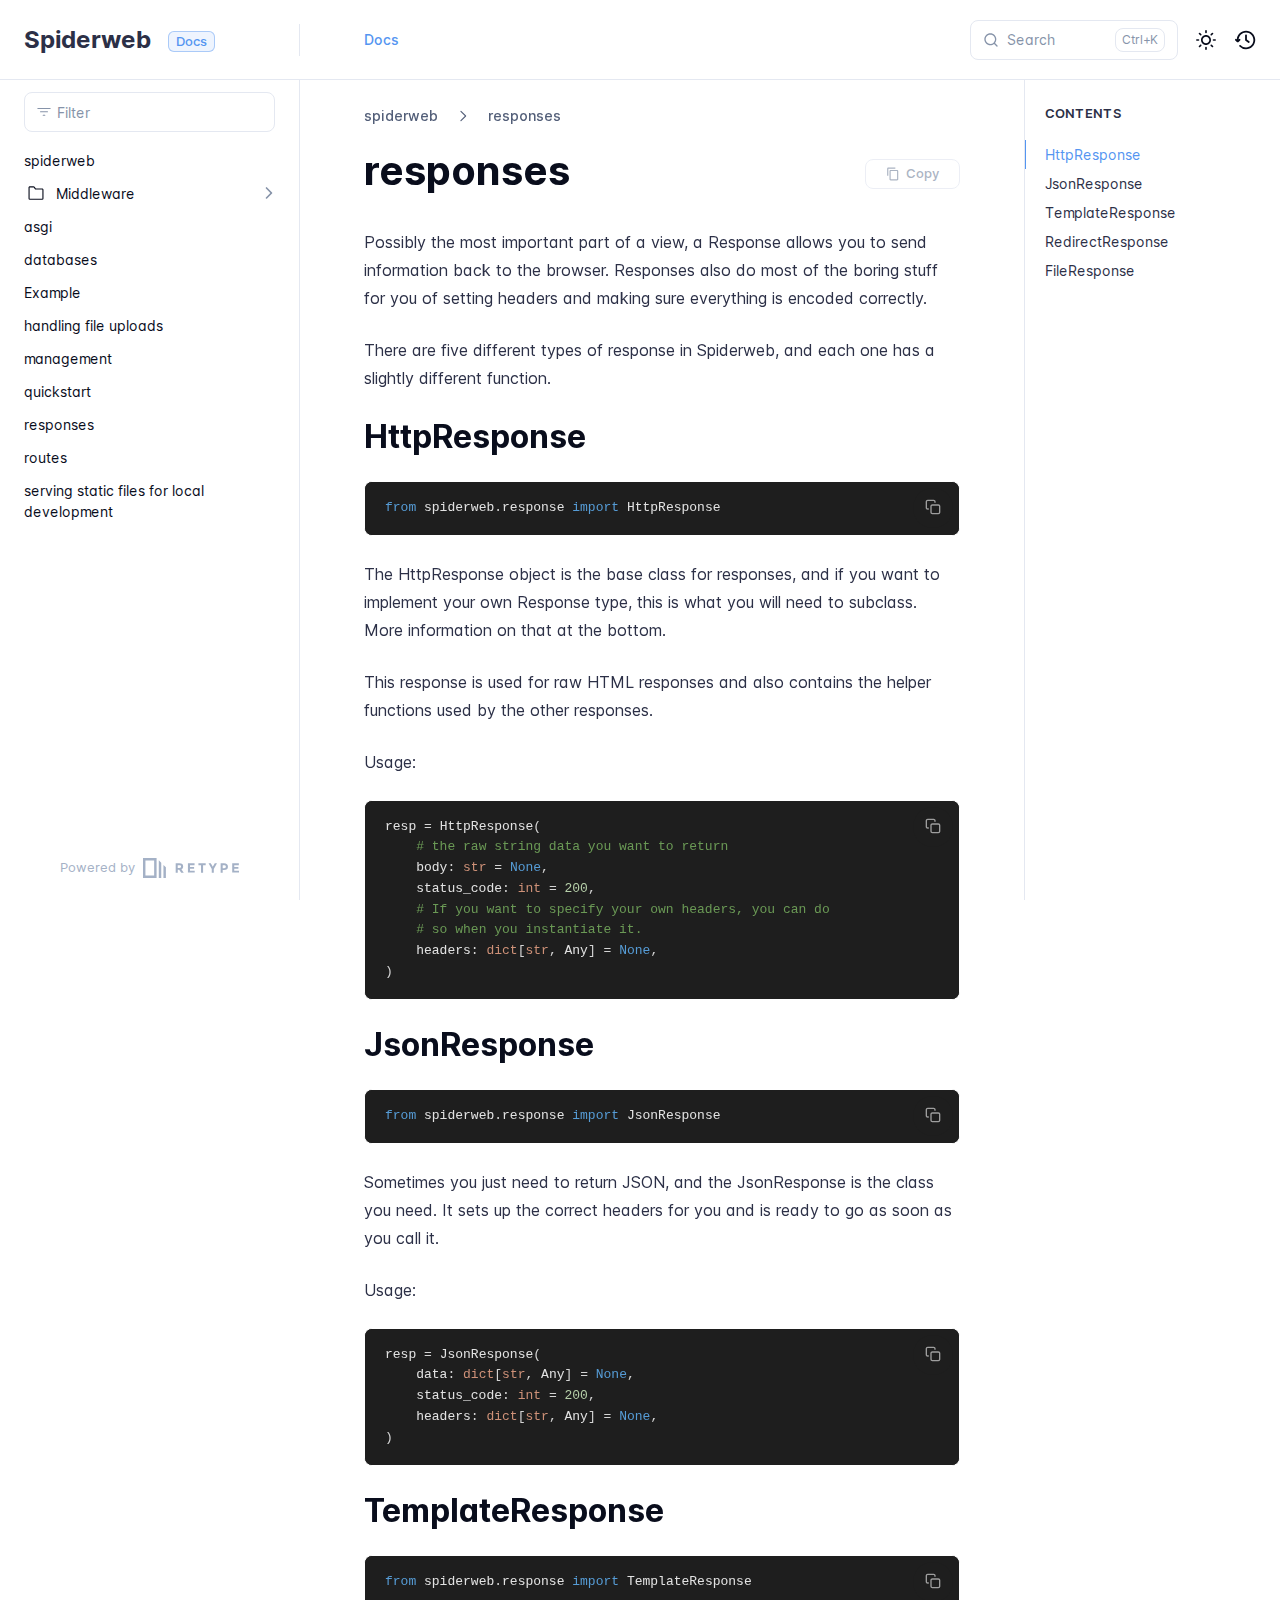
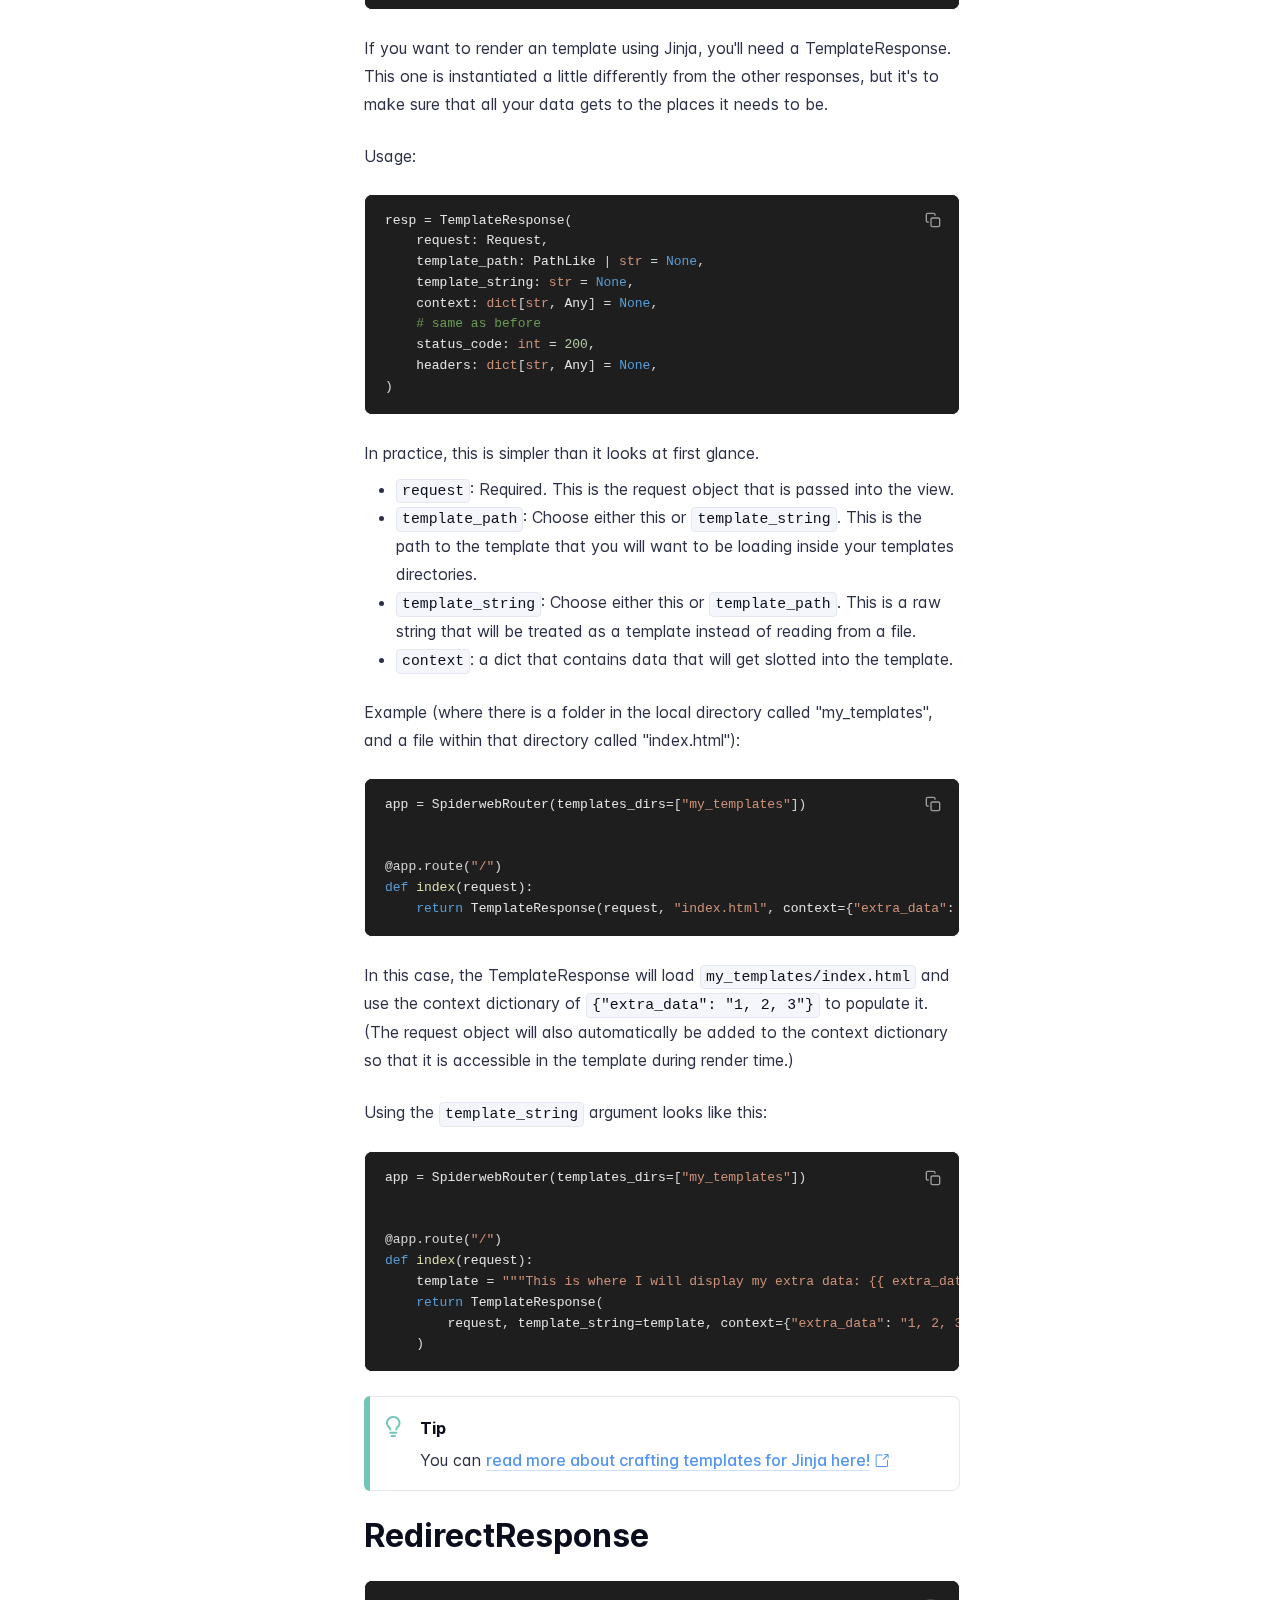
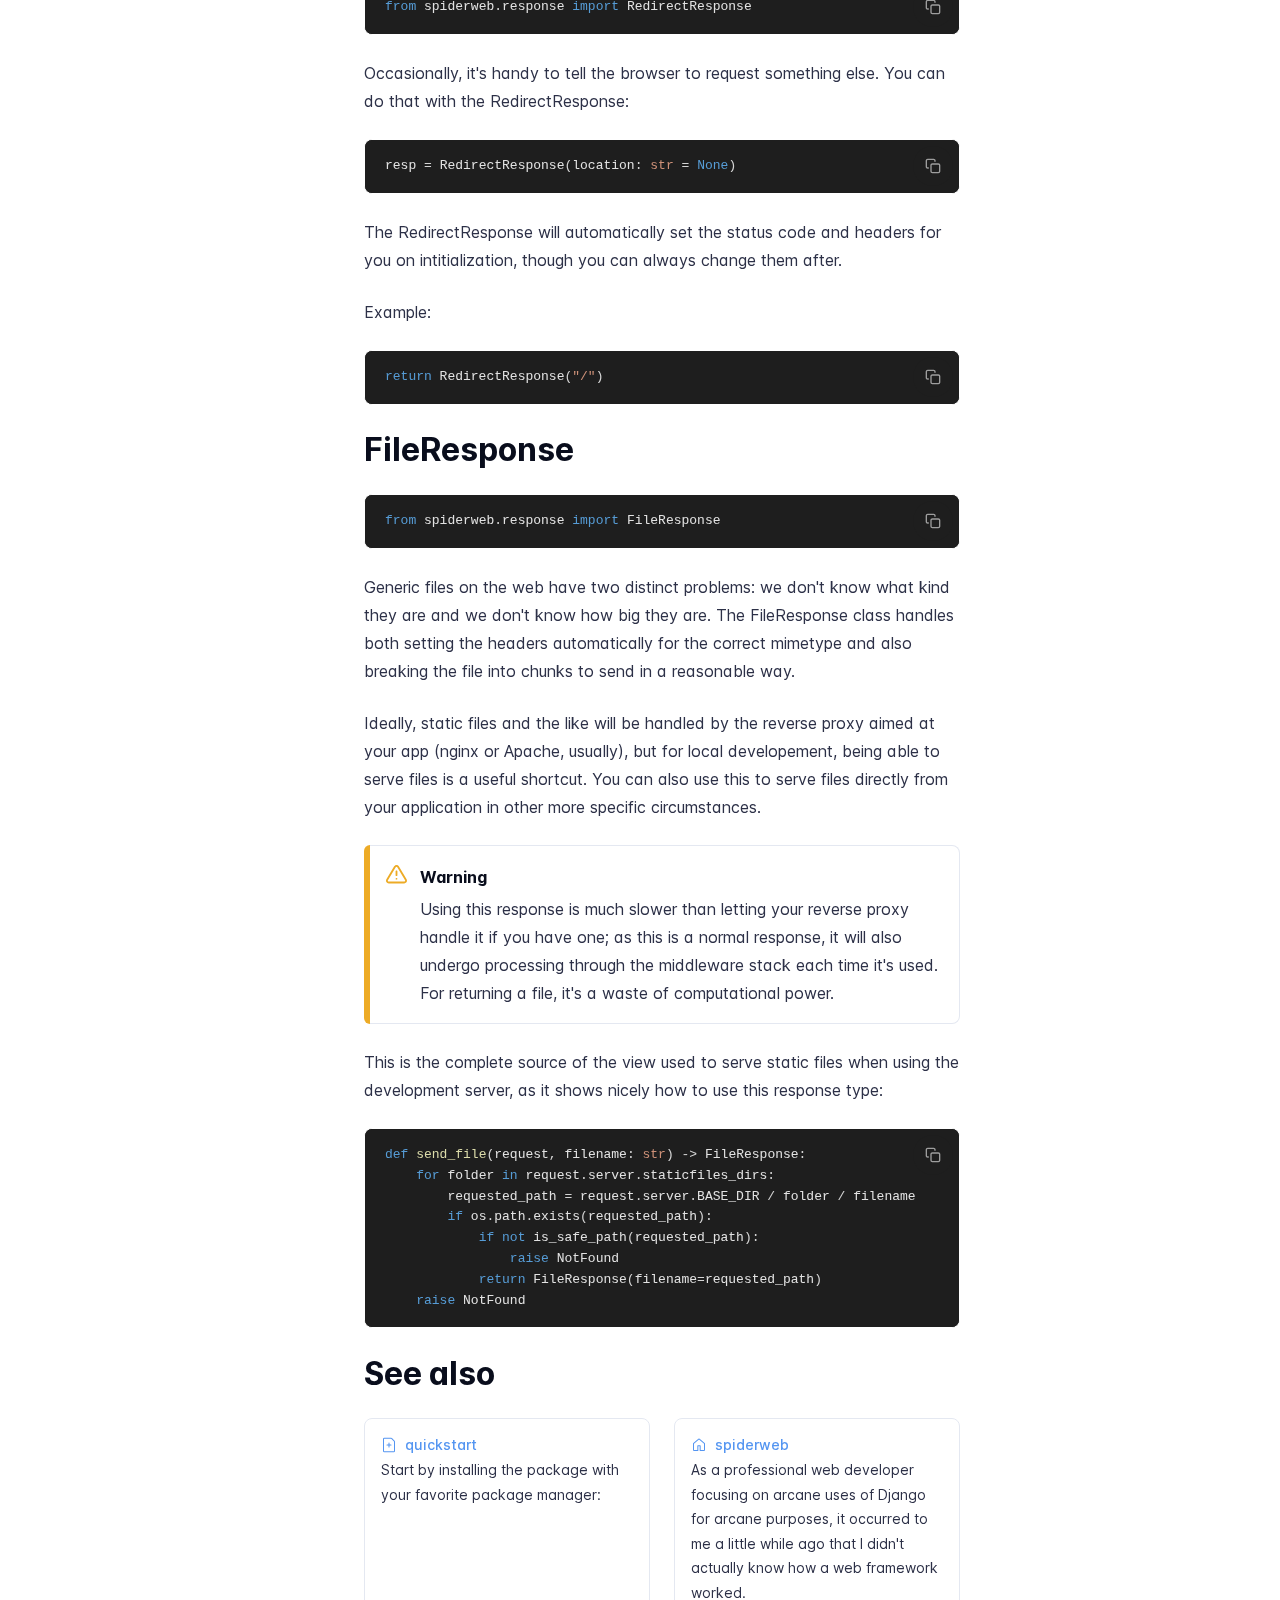
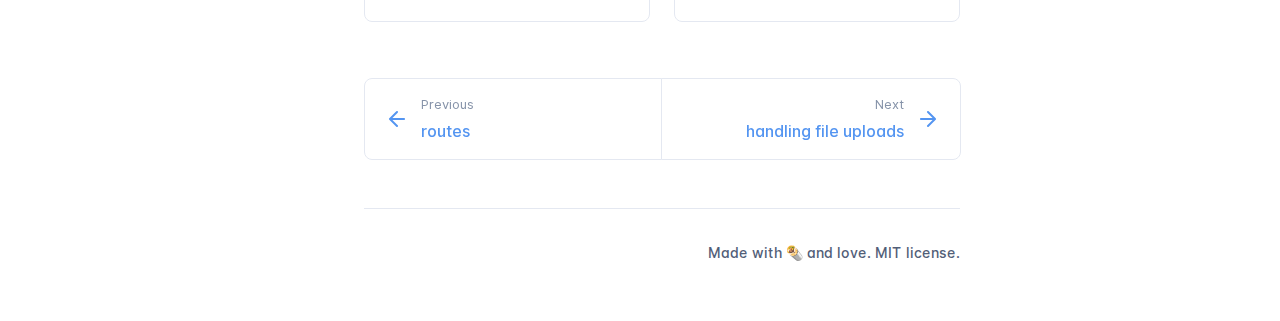
<file: responses/index.html>
<!DOCTYPE html>
<html lang="en" class="h-full">
<head>
    <meta charset="UTF-8">
    <meta name="viewport" content="width=device-width,initial-scale=1">
    <meta name="color-scheme" content="light dark">
    <meta name="turbo-root" content="/spiderweb">
    <meta name="turbo-cache-control" content="no-cache" data-turbo-track="reload" data-track-token="4.5.3.830056816295">

    <!-- See retype.com -->
    <meta name="generator" content="Retype 4.5.3">

    <!-- Primary Meta Tags -->
    <title>responses</title>
    <meta name="title" content="responses">
    <meta name="description" content="Possibly the most important part of a view, a Response allows you to send information back to the browser. Responses also do most of the boring stuff for you of setting headers and making sure everything is encoded correctly.">

    <!-- Canonical -->
    <link rel="canonical" href="https://itsthejoker.github.io/spiderweb/responses/">
    <link rel="sitemap" type="application/xml" title="Sitemap" href="https://itsthejoker.github.io/spiderweb/sitemap.xml">

    <!-- Open Graph -->
    <meta property="og:type" content="website">
    <meta property="og:url" content="https://itsthejoker.github.io/spiderweb/responses/">
    <meta property="og:title" content="responses">
    <meta property="og:description" content="Possibly the most important part of a view, a Response allows you to send information back to the browser. Responses also do most of the boring stuff for you of setting headers and making sure everything is encoded correctly.">
    <meta property="og:site_name" content="Spiderweb">
    <meta property="og:locale" content="en_US">

    <!-- Twitter -->
    <meta name="twitter:card" content="summary_large_image">
    <meta name="twitter:url" content="https://itsthejoker.github.io/spiderweb/responses/">
    <meta name="twitter:title" content="responses">
    <meta name="twitter:description" content="Possibly the most important part of a view, a Response allows you to send information back to the browser. Responses also do most of the boring stuff for you of setting headers and making sure everything is encoded correctly.">

    <!-- Alternate Markdown -->
    <link rel="alternate" type="text/markdown" href="https://itsthejoker.github.io/spiderweb/responses.md">

    <script data-cfasync="false">(function(){var cl=document.documentElement.classList,ls=localStorage.getItem("retype_scheme"),hd=cl.contains("dark"),hl=cl.contains("light"),wm=window.matchMedia&&window.matchMedia("(prefers-color-scheme: dark)").matches;if(ls==="dark"||(!ls&&wm&&!hd&&!hl)){cl.remove("light");cl.add("dark")}else if(ls==="light"||(!ls&&!wm&&!hd&&!hl)){cl.remove("dark");cl.add("light")}})();</script>

    <link href="../resources/css/retype.css?v=4.5.3.830056816295" rel="stylesheet">

    <script data-cfasync="false" src="../resources/js/config.js?v=4.5.3.830056816295" data-turbo-eval="false" defer></script>
    <script data-cfasync="false" src="../resources/js/retype.js?v=4.5.3" data-turbo-eval="false" defer></script>
    <script id="lunr-js" data-cfasync="false" src="../resources/js/lunr.js?v=4.5.3.830056816295" data-turbo-eval="false" defer></script>
    <script id="prism-js" data-cfasync="false" src="../resources/js/prism.js?v=4.5.3.830056816295" defer></script>
</head>
<body>
    <div id="retype-app" class="relative text-base antialiased text-base-text bg-base-bg font-body">
    <div class="absolute bottom-0 left-0" style="top: 5rem; right: 50%"></div>

    <header id="retype-header" class="sticky top-0 z-30 flex w-full h-16 bg-header-bg border-b border-header-border md:h-20">
        <div class="container relative flex items-center justify-between pr-6 grow md:justify-start">
            <!-- Mobile menu button skeleton -->
            <button v-cloak class="skeleton retype-mobile-menu-button flex items-center justify-center shrink-0 overflow-hidden dark:text-white focus:outline-hidden rounded-full w-10 h-10 ml-3.5 md:hidden"><svg xmlns="http://www.w3.org/2000/svg" class="mb-px shrink-0" width="24" height="24" viewBox="0 0 24 24" role="presentation" style="margin-bottom: 0px;"><g fill="currentColor"><path d="M2 4h20v2H2zM2 11h20v2H2zM2 18h20v2H2z"></path></g></svg></button>
            <div v-cloak id="retype-sidebar-left-toggle-button"></div>
    
            <!-- Logo -->
            <div class="flex items-center justify-between h-full py-2 md:w-75">
                <div class="flex items-center px-2 md:px-6">
                    <a id="retype-branding-logo" href="https://itsthejoker.github.io/spiderweb/" class="flex items-center leading-snug text-2xl">
                        <span class="dark:text-white font-bold line-clamp-1 md:line-clamp-2">Spiderweb</span>
                    </a><span id="retype-branding-label" class="inline-flex mt-1 px-2 py-1 ml-4 text-xs font-medium leading-none items-center rounded-md bg-branding-label-bg text-branding-label-text ring-1 ring-branding-label-border ring-inset md:inline-block">Docs</span>
                </div>
    
                <span class="hidden h-8 border-r md:inline-block border-base-border"></span>
            </div>
    
            <div class="flex justify-between md:grow">
                <!-- Top Nav -->
                <nav id="retype-header-nav" class="hidden md:flex">
                    <ul class="flex flex-col mb-4 md:pl-16 md:mb-0 md:flex-row md:items-center">
                        <li class="mr-6">
                            <a class="py-2 md:mb-0 inline-flex items-center text-sm whitespace-nowrap transition-colors duration-200 ease-linear md:text-header-text font-header-text hover:text-header-text-hover" href="/docs">Docs</a>
                        </li>
    
                    </ul>
                </nav>
    
                <div v-cloak class="flex justify-end grow">
                    <div id="retype-mobile-search-button"></div>
                    <doc-search-desktop></doc-search-desktop>
    
                    <doc-theme-switch class="lg:ml-2"></doc-theme-switch>
                    <doc-history></doc-history>
                </div>
            </div>
        </div>
    </header>


    <div id="retype-container" class="container relative flex bg-white">
        <!-- Sidebar Skeleton -->
        <div v-cloak class="fixed flex flex-col shrink-0 duration-300 ease-in-out bg-sidebar-left-bg border-sidebar-left-border sidebar top-20 w-75 border-r h-screen md:sticky transition-transform skeleton">
        
            <div class="flex items-center h-16 px-6">
                <input id="retype-filter-input-mock" class="w-full h-10 pl-8 px-3 py-2 transition-colors duration-200 ease-linear bg-filter-bg border border-filter-border rounded-lg shadow-none md:text-sm hover:border-filter-border-hover focus:outline-hidden focus:border-filter-border-focus placeholder-filter-placeholder" type="text">
            </div>
        
            <div class="pl-6 mt-1 mb-4">
                <div class="w-32 h-3 mb-4 bg-skeleton-bg rounded-full loading"></div>
                <div class="w-48 h-3 mb-4 bg-skeleton-bg rounded-full loading"></div>
                <div class="w-40 h-3 mb-4 bg-skeleton-bg rounded-full loading"></div>
                <div class="w-32 h-3 mb-4 bg-skeleton-bg rounded-full loading"></div>
                <div class="w-48 h-3 mb-4 bg-skeleton-bg rounded-full loading"></div>
                <div class="w-40 h-3 mb-4 bg-skeleton-bg rounded-full loading"></div>
            </div>
        
            <div class="shrink-0 mt-auto bg-transparent dark:border-base-border">
                <a class="flex items-center justify-center flex-nowrap h-16 text-gray-350 dark:text-dark-400 hover:text-gray-600 dark:hover:text-dark-300 transition-colors duration-150 ease-in docs-powered-by" target="_blank" href="https://retype.com/" rel="noopener">
                    <span class="text-xs whitespace-nowrap">Powered by</span>
                    <svg xmlns="http://www.w3.org/2000/svg" class="ml-2" fill="currentColor" width="96" height="20" overflow="visible"><path d="M0 0v20h13.59V0H0zm11.15 17.54H2.44V2.46h8.71v15.08zM15.8 20h2.44V4.67L15.8 2.22zM20.45 6.89V20h2.44V9.34z"/><g><path d="M40.16 8.44c0 1.49-.59 2.45-1.75 2.88l2.34 3.32h-2.53l-2.04-2.96h-1.43v2.96h-2.06V5.36h3.5c1.43 0 2.46.24 3.07.73s.9 1.27.9 2.35zm-2.48 1.1c.26-.23.38-.59.38-1.09 0-.5-.13-.84-.4-1.03s-.73-.28-1.39-.28h-1.54v2.75h1.5c.72 0 1.2-.12 1.45-.35zM51.56 5.36V7.2h-4.59v1.91h4.13v1.76h-4.13v1.92h4.74v1.83h-6.79V5.36h6.64zM60.09 7.15v7.48h-2.06V7.15h-2.61V5.36h7.28v1.79h-2.61zM70.81 14.64h-2.06v-3.66l-3.19-5.61h2.23l1.99 3.45 1.99-3.45H74l-3.19 5.61v3.66zM83.99 6.19c.65.55.97 1.4.97 2.55s-.33 1.98-1 2.51-1.68.8-3.04.8h-1.23v2.59h-2.06V5.36h3.26c1.42 0 2.45.28 3.1.83zm-1.51 3.65c.25-.28.37-.69.37-1.22s-.16-.92-.48-1.14c-.32-.23-.82-.34-1.5-.34H79.7v3.12h1.38c.68 0 1.15-.14 1.4-.42zM95.85 5.36V7.2h-4.59v1.91h4.13v1.76h-4.13v1.92H96v1.83h-6.79V5.36h6.64z"/></g></svg>
                </a>
            </div>
        </div>
        
        <!-- Sidebar component -->
        <doc-sidebar v-cloak>
            <template #sidebar-footer>
                <div class="shrink-0 mt-auto border-t md:bg-transparent md:border-none dark:border-base-border">
        
                    <div class="py-3 px-6 md:hidden border-b dark:border-base-border">
                        <nav>
                            <ul class="flex flex-wrap justify-center items-center">
                                <li class="mr-6">
                                    <a class="block py-1 inline-flex items-center text-sm whitespace-nowrap transition-colors duration-200 ease-linear md:text-header-text font-header-text hover:text-header-text-hover" href="/docs">Docs</a>
                                </li>
        
                            </ul>
                        </nav>
                    </div>
        
                    <a class="flex items-center justify-center flex-nowrap h-16 text-gray-350 dark:text-dark-400 hover:text-gray-600 dark:hover:text-dark-300 transition-colors duration-150 ease-in docs-powered-by" target="_blank" href="https://retype.com/" rel="noopener">
                        <span class="text-xs whitespace-nowrap">Powered by</span>
                        <svg xmlns="http://www.w3.org/2000/svg" class="ml-2" fill="currentColor" width="96" height="20" overflow="visible"><path d="M0 0v20h13.59V0H0zm11.15 17.54H2.44V2.46h8.71v15.08zM15.8 20h2.44V4.67L15.8 2.22zM20.45 6.89V20h2.44V9.34z"/><g><path d="M40.16 8.44c0 1.49-.59 2.45-1.75 2.88l2.34 3.32h-2.53l-2.04-2.96h-1.43v2.96h-2.06V5.36h3.5c1.43 0 2.46.24 3.07.73s.9 1.27.9 2.35zm-2.48 1.1c.26-.23.38-.59.38-1.09 0-.5-.13-.84-.4-1.03s-.73-.28-1.39-.28h-1.54v2.75h1.5c.72 0 1.2-.12 1.45-.35zM51.56 5.36V7.2h-4.59v1.91h4.13v1.76h-4.13v1.92h4.74v1.83h-6.79V5.36h6.64zM60.09 7.15v7.48h-2.06V7.15h-2.61V5.36h7.28v1.79h-2.61zM70.81 14.64h-2.06v-3.66l-3.19-5.61h2.23l1.99 3.45 1.99-3.45H74l-3.19 5.61v3.66zM83.99 6.19c.65.55.97 1.4.97 2.55s-.33 1.98-1 2.51-1.68.8-3.04.8h-1.23v2.59h-2.06V5.36h3.26c1.42 0 2.45.28 3.1.83zm-1.51 3.65c.25-.28.37-.69.37-1.22s-.16-.92-.48-1.14c-.32-.23-.82-.34-1.5-.34H79.7v3.12h1.38c.68 0 1.15-.14 1.4-.42zM95.85 5.36V7.2h-4.59v1.91h4.13v1.76h-4.13v1.92H96v1.83h-6.79V5.36h6.64z"/></g></svg>
                    </a>
                </div>
            </template>
        </doc-sidebar>

        <div class="grow min-w-0 bg-body-bg">
            <!-- Render "toolbar" template here on api pages --><!-- Render page content -->
<div class="flex">
    <div id="retype-main" class="min-w-0 p-4 grow md:px-16">
        <main class="relative pb-12 lg:pt-2">
            <div class="relative retype-markdown" id="retype-content">
                <!-- Rendered if sidebar right is enabled -->
                <div id="retype-sidebar-right-toggle"></div>
                <nav id="retype-breadcrumb" class="breadcrumb" aria-label="Breadcrumb">
                    <ol role="list">
                        <li class="pr-4">
                            <a href="../" class="pr-4">
                                spiderweb
                            </a>
                            <svg xmlns="http://www.w3.org/2000/svg" fill="currentColor" width="18" height="18" viewBox="0 0 24 24" aria-hidden="true">
                                <path d="M8.72 18.78a.75.75 0 0 1 0-1.06L14.44 12 8.72 6.28a.751.751 0 0 1 .018-1.042.751.751 0 0 1 1.042-.018l6.25 6.25a.75.75 0 0 1 0 1.06l-6.25 6.25a.75.75 0 0 1-1.06 0Z"/>
                            </svg>
                        </li>
                        <li class="pr-4">
                            <a href="../responses/" class="pr-4">
                                responses
                            </a>
                        </li>
                    </ol>
                </nav>

                <doc-page-actions></doc-page-actions>

                <!-- Page content  -->
<h1 id="responses">responses</h1>
<p>Possibly the most important part of a view, a Response allows you to send information back to the browser. Responses also do most of the boring stuff for you of setting headers and making sure everything is encoded correctly.</p>
<p>There are five different types of response in Spiderweb, and each one has a slightly different function.</p>
<h2 id="httpresponse">HttpResponse</h2>
<div id="httpresponse-code-1" class="codeblock-wrapper"><doc-codeblock>
<pre translate="no" class="language-python"><code v-pre class="language-python">from spiderweb.response import HttpResponse</code></pre>
</doc-codeblock></div>
<p>The HttpResponse object is the base class for responses, and if you want to implement your own Response type, this is what you will need to subclass. More information on that at the bottom.</p>
<p>This response is used for raw HTML responses and also contains the helper functions used by the other responses.</p>
<p>Usage:</p>
<div id="httpresponse-code-2" class="codeblock-wrapper"><doc-codeblock>
<pre translate="no" class="language-python"><code v-pre class="language-python">resp = HttpResponse(
    # the raw string data you want to return
    body: str = None,
    status_code: int = 200,
    # If you want to specify your own headers, you can do
    # so when you instantiate it.
    headers: dict[str, Any] = None,
)</code></pre>
</doc-codeblock></div>
<h2 id="jsonresponse">JsonResponse</h2>
<div id="jsonresponse-code-1" class="codeblock-wrapper"><doc-codeblock>
<pre translate="no" class="language-python"><code v-pre class="language-python">from spiderweb.response import JsonResponse</code></pre>
</doc-codeblock></div>
<p>Sometimes you just need to return JSON, and the JsonResponse is the class you need. It sets up the correct headers for you and is ready to go as soon as you call it.</p>
<p>Usage:</p>
<div id="jsonresponse-code-2" class="codeblock-wrapper"><doc-codeblock>
<pre translate="no" class="language-python"><code v-pre class="language-python">resp = JsonResponse(
    data: dict[str, Any] = None,
    status_code: int = 200,
    headers: dict[str, Any] = None,
)</code></pre>
</doc-codeblock></div>
<h2 id="templateresponse">TemplateResponse</h2>
<div id="templateresponse-code-1" class="codeblock-wrapper"><doc-codeblock>
<pre translate="no" class="language-python"><code v-pre class="language-python">from spiderweb.response import TemplateResponse</code></pre>
</doc-codeblock></div>
<p>If you want to render an template using Jinja, you&#x27;ll need a TemplateResponse. This one is instantiated a little differently from the other responses, but it&#x27;s to make sure that all your data gets to the places it needs to be.</p>
<p>Usage:</p>
<div id="templateresponse-code-2" class="codeblock-wrapper"><doc-codeblock>
<pre translate="no" class="language-python"><code v-pre class="language-python">resp = TemplateResponse(
    request: Request,
    template_path: PathLike | str = None,
    template_string: str = None,
    context: dict[str, Any] = None,
    # same as before
    status_code: int = 200,
    headers: dict[str, Any] = None,
)</code></pre>
</doc-codeblock></div>
<p>In practice, this is simpler than it looks at first glance.</p>
<ul>
<li><code translate="no" v-pre>request</code>: Required. This is the request object that is passed into the view.</li>
<li><code translate="no" v-pre>template_path</code>: Choose either this or <code translate="no" v-pre>template_string</code>. This is the path to the template that you will want to be loading inside your templates directories.</li>
<li><code translate="no" v-pre>template_string</code>: Choose either this or <code translate="no" v-pre>template_path</code>. This is a raw string that will be treated as a template instead of reading from a file.</li>
<li><code translate="no" v-pre>context</code>: a dict that contains data that will get slotted into the template.</li>
</ul>
<p>Example (where there is a folder in the local directory called &quot;my_templates&quot;, and a file within that directory called &quot;index.html&quot;):</p>
<div id="templateresponse-code-3" class="codeblock-wrapper"><doc-codeblock>
<pre translate="no" class="language-python"><code v-pre class="language-python">app = SpiderwebRouter(templates_dirs=[&quot;my_templates&quot;])


@app.route(&quot;/&quot;)
def index(request):
    return TemplateResponse(request, &quot;index.html&quot;, context={&quot;extra_data&quot;: &quot;1, 2, 3&quot;})</code></pre>
</doc-codeblock></div>
<p>In this case, the TemplateResponse will load <code translate="no" v-pre>my_templates/index.html</code> and use the context dictionary of <code translate="no" v-pre>{&quot;extra_data&quot;: &quot;1, 2, 3&quot;}</code> to populate it. (The request object will also automatically be added to the context dictionary so that it is accessible in the template during render time.)</p>
<p>Using the <code translate="no" v-pre>template_string</code> argument looks like this:</p>
<div id="templateresponse-code-4" class="codeblock-wrapper"><doc-codeblock>
<pre translate="no" class="language-python"><code v-pre class="language-python">app = SpiderwebRouter(templates_dirs=[&quot;my_templates&quot;])


@app.route(&quot;/&quot;)
def index(request):
    template = &quot;&quot;&quot;This is where I will display my extra data: {{ extra_data }}&quot;&quot;&quot;
    return TemplateResponse(
        request, template_string=template, context={&quot;extra_data&quot;: &quot;1, 2, 3&quot;}
    )</code></pre>
</doc-codeblock></div>
<div class="flex mb-6">
    <div class="shrink-0 w-1.5 rounded-tl-lg rounded-bl-lg bg-callout-tip"></div>
    <div class="flex w-full py-4 border border-l-0 rounded-tr-lg rounded-br-lg doc-callout bg-callout-base-bg border-callout-base-border" role="alert">
        <div class="flex items-center ml-4 h-7">
            <svg xmlns="http://www.w3.org/2000/svg" class="block text-callout-tip" width="22" height="22" viewBox="0 0 24 24" role="presentation">
                <g fill="currentColor"><g>
                    <path d="M7.90625 2.15625C4.50944 2.15625 2.15625 4.58563 2.15625 7.54688C2.15625 8.96138 2.76575 9.88281 3.57075 10.8589L3.87837 11.2226C4.19894 11.6021 4.554 12.0218 4.84581 12.4416C5.25406 13.0324 5.61775 13.7296 5.7385 14.5834C5.76728 14.8608 5.68746 15.1386 5.51579 15.3583C5.34413 15.5781 5.09399 15.7228 4.8179 15.7621C4.5418 15.8013 4.26124 15.7321 4.03512 15.5689C3.809 15.4056 3.65493 15.1612 3.60525 14.8867C3.54775 14.4814 3.37094 14.1004 3.07338 13.6692C2.8306 13.3302 2.57055 13.0039 2.29425 12.6917C2.1735 12.5479 2.04556 12.397 1.909 12.2317C1.00769 11.1406 0 9.72613 0 7.54688C0 3.32062 3.39681 0 7.90625 0C12.4157 0 15.8125 3.32062 15.8125 7.54688C15.8125 9.72613 14.8048 11.1406 13.9035 12.2317C13.7669 12.397 13.639 12.5479 13.5183 12.6903C13.2207 13.0424 12.9677 13.3414 12.7406 13.6692C12.4416 14.1004 12.2662 14.4814 12.2087 14.8867C12.1557 15.1584 12.0003 15.3994 11.7747 15.5598C11.5492 15.7202 11.2706 15.7879 10.9965 15.7488C10.7225 15.7096 10.474 15.5667 10.3023 15.3496C10.1306 15.1325 10.0489 14.8577 10.074 14.582C10.1948 13.7296 10.5584 13.0324 10.9667 12.4416C11.2585 12.0218 11.6136 11.6021 11.9341 11.2226C12.0419 11.0961 12.1454 10.9739 12.2403 10.8589C13.0468 9.88281 13.6562 8.96138 13.6562 7.54688C13.6562 4.58563 11.3031 2.15625 7.90625 2.15625ZM4.67188 17.25H11.1406C11.4266 17.25 11.7008 17.3636 11.903 17.5658C12.1052 17.768 12.2188 18.0422 12.2188 18.3281C12.2188 18.6141 12.1052 18.8883 11.903 19.0905C11.7008 19.2927 11.4266 19.4062 11.1406 19.4062H4.67188C4.38594 19.4062 4.11171 19.2927 3.90953 19.0905C3.70734 18.8883 3.59375 18.6141 3.59375 18.3281C3.59375 18.0422 3.70734 17.768 3.90953 17.5658C4.11171 17.3636 4.38594 17.25 4.67188 17.25ZM5.03125 21.9219C5.03125 21.6359 5.14484 21.3617 5.34703 21.1595C5.54921 20.9573 5.82344 20.8438 6.10938 20.8438H9.70312C9.98906 20.8438 10.2633 20.9573 10.4655 21.1595C10.6677 21.3617 10.7812 21.6359 10.7812 21.9219C10.7812 22.2078 10.6677 22.482 10.4655 22.6842C10.2633 22.8864 9.98906 23 9.70312 23H6.10938C5.82344 23 5.54921 22.8864 5.34703 22.6842C5.14484 22.482 5.03125 22.2078 5.03125 21.9219Z" />
                </g></g>
            </svg>
        </div>
        <div class="pr-5 ml-3 w-full">
            <h5>Tip</h5>
<p>You can <a href="https://jinja.palletsprojects.com/en/3.0.x/templates/" class="outbound" target="_blank"><span>read more about crafting templates for Jinja here!</span><svg xmlns="http://www.w3.org/2000/svg" class="retype-outbound-trigger docs-icon ml-1" viewBox="0 0 24 24" aria-hidden="true" focusable="false"><g fill="currentColor"><path d="M15.5 2.25a.75.75 0 0 1 .75-.75h5.5a.75.75 0 0 1 .75.75v5.5a.75.75 0 0 1-1.5 0V4.06l-6.22 6.22a.75.75 0 1 1-1.06-1.06L19.94 3h-3.69a.75.75 0 0 1-.75-.75Z"/><path d="M2.5 4.25c0-.966.784-1.75 1.75-1.75h8.5a.75.75 0 0 1 0 1.5h-8.5a.25.25 0 0 0-.25.25v15.5c0 .138.112.25.25.25h15.5a.25.25 0 0 0 .25-.25v-8.5a.75.75 0 0 1 1.5 0v8.5a1.75 1.75 0 0 1-1.75 1.75H4.25a1.75 1.75 0 0 1-1.75-1.75V4.25Z"/></g></svg></a></p>
        </div>
    </div>
</div>
<h2 id="redirectresponse">RedirectResponse</h2>
<div id="redirectresponse-code-1" class="codeblock-wrapper"><doc-codeblock>
<pre translate="no" class="language-python"><code v-pre class="language-python">from spiderweb.response import RedirectResponse</code></pre>
</doc-codeblock></div>
<p>Occasionally, it&#x27;s handy to tell the browser to request something else. You can do that with the RedirectResponse:</p>
<div id="redirectresponse-code-2" class="codeblock-wrapper"><doc-codeblock>
<pre translate="no" class="language-python"><code v-pre class="language-python">resp = RedirectResponse(location: str = None)</code></pre>
</doc-codeblock></div>
<p>The RedirectResponse will automatically set the status code and headers for you on intitialization, though you can always change them after.</p>
<p>Example:</p>
<div id="redirectresponse-code-3" class="codeblock-wrapper"><doc-codeblock>
<pre translate="no" class="language-python"><code v-pre class="language-python">return RedirectResponse(&quot;/&quot;)</code></pre>
</doc-codeblock></div>
<h2 id="fileresponse">FileResponse</h2>
<div id="fileresponse-code-1" class="codeblock-wrapper"><doc-codeblock>
<pre translate="no" class="language-python"><code v-pre class="language-python">from spiderweb.response import FileResponse</code></pre>
</doc-codeblock></div>
<p>Generic files on the web have two distinct problems: we don&#x27;t know what kind they are and we don&#x27;t know how big they are. The FileResponse class handles both setting the headers automatically for the correct mimetype and also breaking the file into chunks to send in a reasonable way.</p>
<p>Ideally, static files and the like will be handled by the reverse proxy aimed at your app (nginx or Apache, usually), but for local developement, being able to serve files is a useful shortcut. You can also use this to serve files directly from your application in other more specific circumstances.</p>
<div class="flex mb-6">
    <div class="shrink-0 w-1.5 rounded-tl-lg rounded-bl-lg bg-callout-warning"></div>
    <div class="flex w-full py-4 border border-l-0 rounded-tr-lg rounded-br-lg doc-callout bg-callout-base-bg border-callout-base-border" role="alert">
        <div class="flex items-center ml-4 h-7">
            <svg xmlns="http://www.w3.org/2000/svg" class="block text-callout-warning" width="22" height="22" viewBox="0 0 24 24" role="presentation">
                <g fill="currentColor"><g>
                    <path d="M22.48 15.59L14.01 1.45A2.968 2.968 0 0012.16.09c-.78-.19-1.58-.07-2.27.35-.41.25-.76.6-1.01 1.01v.01L.4 15.6c-.83 1.43-.33 3.27 1.1 4.1.45.26.95.4 1.48.4h16.95c.8-.01 1.55-.33 2.11-.9.56-.57.87-1.33.86-2.13a3.04 3.04 0 00-.42-1.48zm-1.87 2.21c-.19.19-.44.3-.69.3H2.99c-.17 0-.34-.05-.49-.13a.992.992 0 01-.37-1.35L10.6 2.48c.08-.14.2-.25.34-.33a.992.992 0 011.37.33l8.46 14.13c.09.15.13.32.13.49 0 .26-.1.51-.29.7z"></path>
                    <path d="M11.45 12.1c.55 0 1-.45 1-1v-4c0-.55-.45-1-1-1s-1 .45-1 1v4c0 .56.45 1 1 1zM11.46 14.1c-.56 0-1 .45-1 1s.45 1 1 1 1-.45 1-1-.45-1-1-1z"></path>
                </g></g>
            </svg>
        </div>
        <div class="pr-5 ml-3 w-full">
            <h5>Warning</h5>
<p>Using this response is much slower than letting your reverse proxy handle it if you have one; as this is a normal response, it will also undergo processing through the middleware stack each time it&#x27;s used. For returning a file, it&#x27;s a waste of computational power.</p>
        </div>
    </div>
</div>
<p>This is the complete source of the view used to serve static files when using the development server, as it shows nicely how to use this response type:</p>
<div id="fileresponse-code-2" class="codeblock-wrapper"><doc-codeblock>
<pre translate="no" class="language-python"><code v-pre class="language-python">def send_file(request, filename: str) -&gt; FileResponse:
    for folder in request.server.staticfiles_dirs:
        requested_path = request.server.BASE_DIR / folder / filename
        if os.path.exists(requested_path):
            if not is_safe_path(requested_path):
                raise NotFound
            return FileResponse(filename=requested_path)
    raise NotFound</code></pre>
</doc-codeblock></div>
<div id="retype-backlinks">
    <h2>See also</h2>
<div class="card-compact-group">
<div class="card-compact-container">
    <a href="/spiderweb/quickstart/" class="group card-compact no-link">
        <div class="card-compact-body">
            <div class="card-compact-header">
                <span class="card-compact-icon inline-flex shrink-0"><svg xmlns="http://www.w3.org/2000/svg" width="20" height="20" viewBox="0 0 24 24" role="presentation" fill="currentColor"><!--icon--><path d="M12 8.25a.75.75 0 0 1 .75.75v2.25H15a.75.75 0 0 1 0 1.5h-2.25V15a.75.75 0 0 1-1.5 0v-2.25H9a.75.75 0 0 1 0-1.5h2.25V9a.75.75 0 0 1 .75-.75Z"/><path d="M3 3a2 2 0 0 1 2-2h9.982a2 2 0 0 1 1.414.586l4.018 4.018A2 2 0 0 1 21 7.018V21a2 2 0 0 1-2 2H5a2 2 0 0 1-2-2V3Zm2-.5a.5.5 0 0 0-.5.5v18a.5.5 0 0 0 .5.5h14a.5.5 0 0 0 .5-.5V7.018a.5.5 0 0 0-.146-.354l-4.018-4.018a.5.5 0 0 0-.354-.146H5Z"/></svg></span>
                <span class="card-compact-title">quickstart</span>
            </div>
            <p class="card-compact-description">Start by installing the package with your favorite package manager:</p>
        </div>
    </a>
</div>
<div class="card-compact-container">
    <a href="/spiderweb/" class="group card-compact no-link">
        <div class="card-compact-body">
            <div class="card-compact-header">
                <span class="card-compact-icon inline-flex shrink-0"><svg xmlns="http://www.w3.org/2000/svg" width="20" height="20" viewBox="0 0 24 24" role="presentation" fill="currentColor"><!--icon--><path d="M11.03 2.59a1.501 1.501 0 0 1 1.94 0l7.5 6.363a1.5 1.5 0 0 1 .53 1.144V19.5a1.5 1.5 0 0 1-1.5 1.5h-5.75a.75.75 0 0 1-.75-.75V14h-2v6.25a.75.75 0 0 1-.75.75H4.5A1.5 1.5 0 0 1 3 19.5v-9.403c0-.44.194-.859.53-1.144ZM12 3.734l-7.5 6.363V19.5h5v-6.25a.75.75 0 0 1 .75-.75h3.5a.75.75 0 0 1 .75.75v6.25h5v-9.403Z"/></svg></span>
                <span class="card-compact-title">spiderweb</span>
            </div>
            <p class="card-compact-description">As a professional web developer focusing on arcane uses of Django for arcane purposes, it occurred to me a little while ago that I didn't actually know how a web framework worked.</p>
        </div>
    </a>
</div>
</div>
</div>

                
                <!-- Required only on API pages -->
                <doc-toolbar-member-filter-no-results></doc-toolbar-member-filter-no-results>
            </div>
            <footer id="retype-content-footer" class="clear-both">
            
                <nav id="retype-nextprev" class="print:hidden flex mt-14">
                    <div class="w-1/2">
                        <a class="px-5 py-4 h-full flex items-center break-normal font-medium text-body-link border border-base-border hover:border-base-border-hover rounded-l-lg transition-colors duration-150 relative hover:z-5" href="../routes/">
                            <svg xmlns="http://www.w3.org/2000/svg" class="mr-3" width="24" height="24" viewBox="0 0 24 24" fill="currentColor" overflow="visible"><path d="M19 11H7.41l5.29-5.29a.996.996 0 10-1.41-1.41l-7 7a1 1 0 000 1.42l7 7a1.024 1.024 0 001.42-.01.996.996 0 000-1.41L7.41 13H19c.55 0 1-.45 1-1s-.45-1-1-1z" /><path fill="none" d="M0 0h24v24H0z" /></svg>
                            <span>
                                <span class="block text-xs font-normal text-base-text-muted">Previous</span>
                                <span class="block mt-1">routes</span>
                            </span>
                        </a>
                    </div>
            
                    <div class="w-1/2">
                        <a class="px-5 py-4 -mx-px h-full flex items-center justify-end break-normal font-medium text-body-link border border-base-border hover:border-base-border-hover rounded-r-lg transition-colors duration-150 relative hover:z-5" href="../file_uploads/">
                            <span>
                                <span class="block text-xs font-normal text-right text-base-text-muted">Next</span>
                                <span class="block mt-1">handling file uploads</span>
                            </span>
                            <svg xmlns="http://www.w3.org/2000/svg" class="ml-3" width="24" height="24" viewBox="0 0 24 24" fill="currentColor" overflow="visible"><path d="M19.92 12.38a1 1 0 00-.22-1.09l-7-7a.996.996 0 10-1.41 1.41l5.3 5.3H5c-.55 0-1 .45-1 1s.45 1 1 1h11.59l-5.29 5.29a.996.996 0 000 1.41c.19.2.44.3.7.3s.51-.1.71-.29l7-7c.09-.09.16-.21.21-.33z" /><path fill="none" d="M0 0h24v24H0z" /></svg>
                        </a>
                    </div>
                </nav>
            </footer>
        </main>

        <div id="retype-page-footer" class="print:border-none border-t border-base-border pt-6 mb-8">
            <footer class="flex flex-wrap items-center justify-between print:justify-center">
                <div id="retype-footer-links" class="print:hidden">
                    <ul class="flex flex-wrap items-center text-sm">
                    </ul>
                </div>
                <div id="retype-copyright" class="print:justify-center py-2 text-footer-text font-footer-link text-sm leading-relaxed"><p>Made with <span class="docs-emoji">&#x1F32F;</span> and love. MIT license.</p></div>
            </footer>
        </div>
    </div>

    <!-- Rendered if sidebar right is enabled -->
    <!-- Sidebar right skeleton-->
    <div v-cloak class="fixed top-0 bottom-0 right-0 translate-x-full bg-sidebar-right-bg border-sidebar-right-border lg:sticky lg:border-l lg:shrink-0 lg:pt-6 lg:translate-x-0 sm:w-1/2 lg:w-64 lg:z-0 md:w-104 sidebar-right skeleton">
        <div class="pl-5">
            <div class="w-32 h-3 mb-4 bg-skeleton-bg rounded-full loading"></div>
            <div class="w-48 h-3 mb-4 bg-skeleton-bg rounded-full loading"></div>
            <div class="w-40 h-3 mb-4 bg-skeleton-bg rounded-full loading"></div>
        </div>
    </div>

    <!-- User should be able to hide sidebar right -->
    <doc-sidebar-right v-cloak></doc-sidebar-right>
</div>

        </div>
    </div>

    <doc-search-mobile></doc-search-mobile>
    <doc-back-to-top></doc-back-to-top>
</div>


    <div id="retype-overlay-target"></div>

        <script data-cfasync="false">window.__DOCS__ = { "title": "responses", level: 1, icon: "file", hasPrism: true, hasInstagram: false, hasMermaid: false, hasMath: false, tocDepth: 23, "md": "/responses.md" }</script>
</body>
</html>
</file>
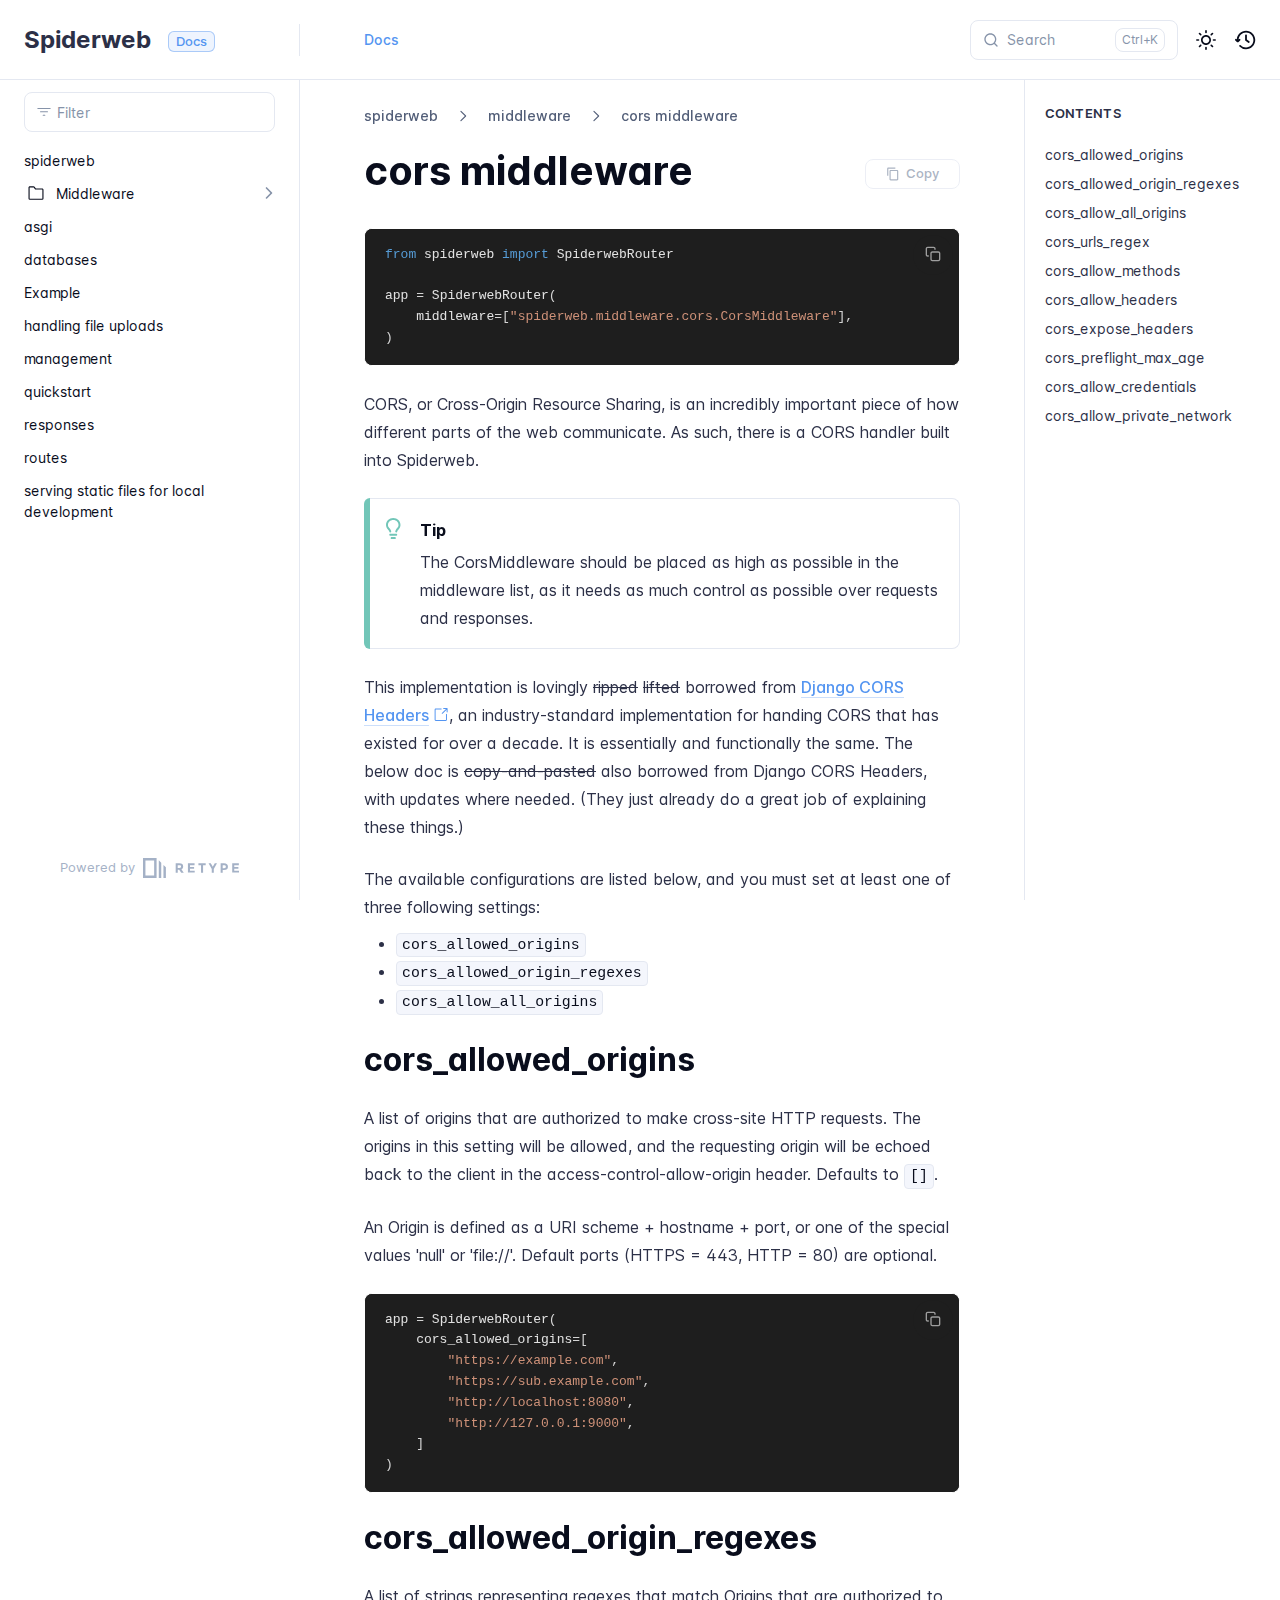
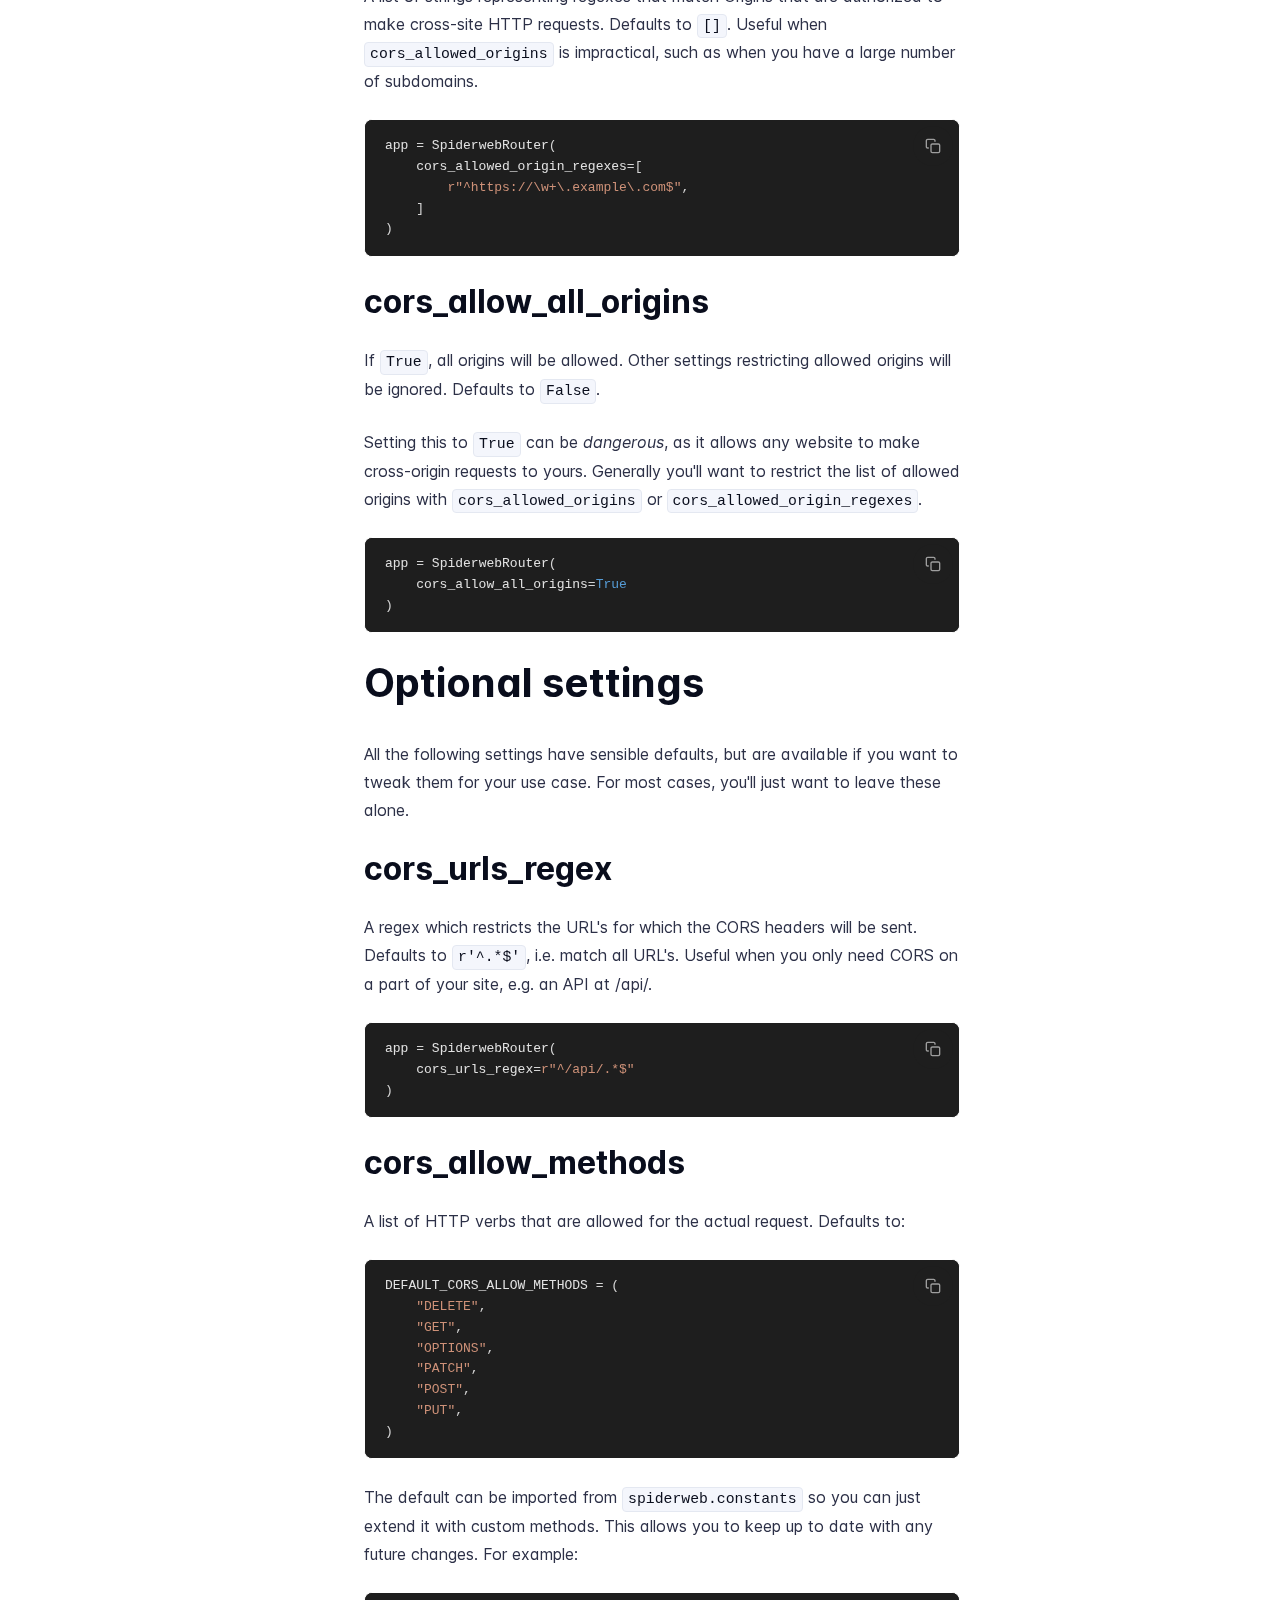
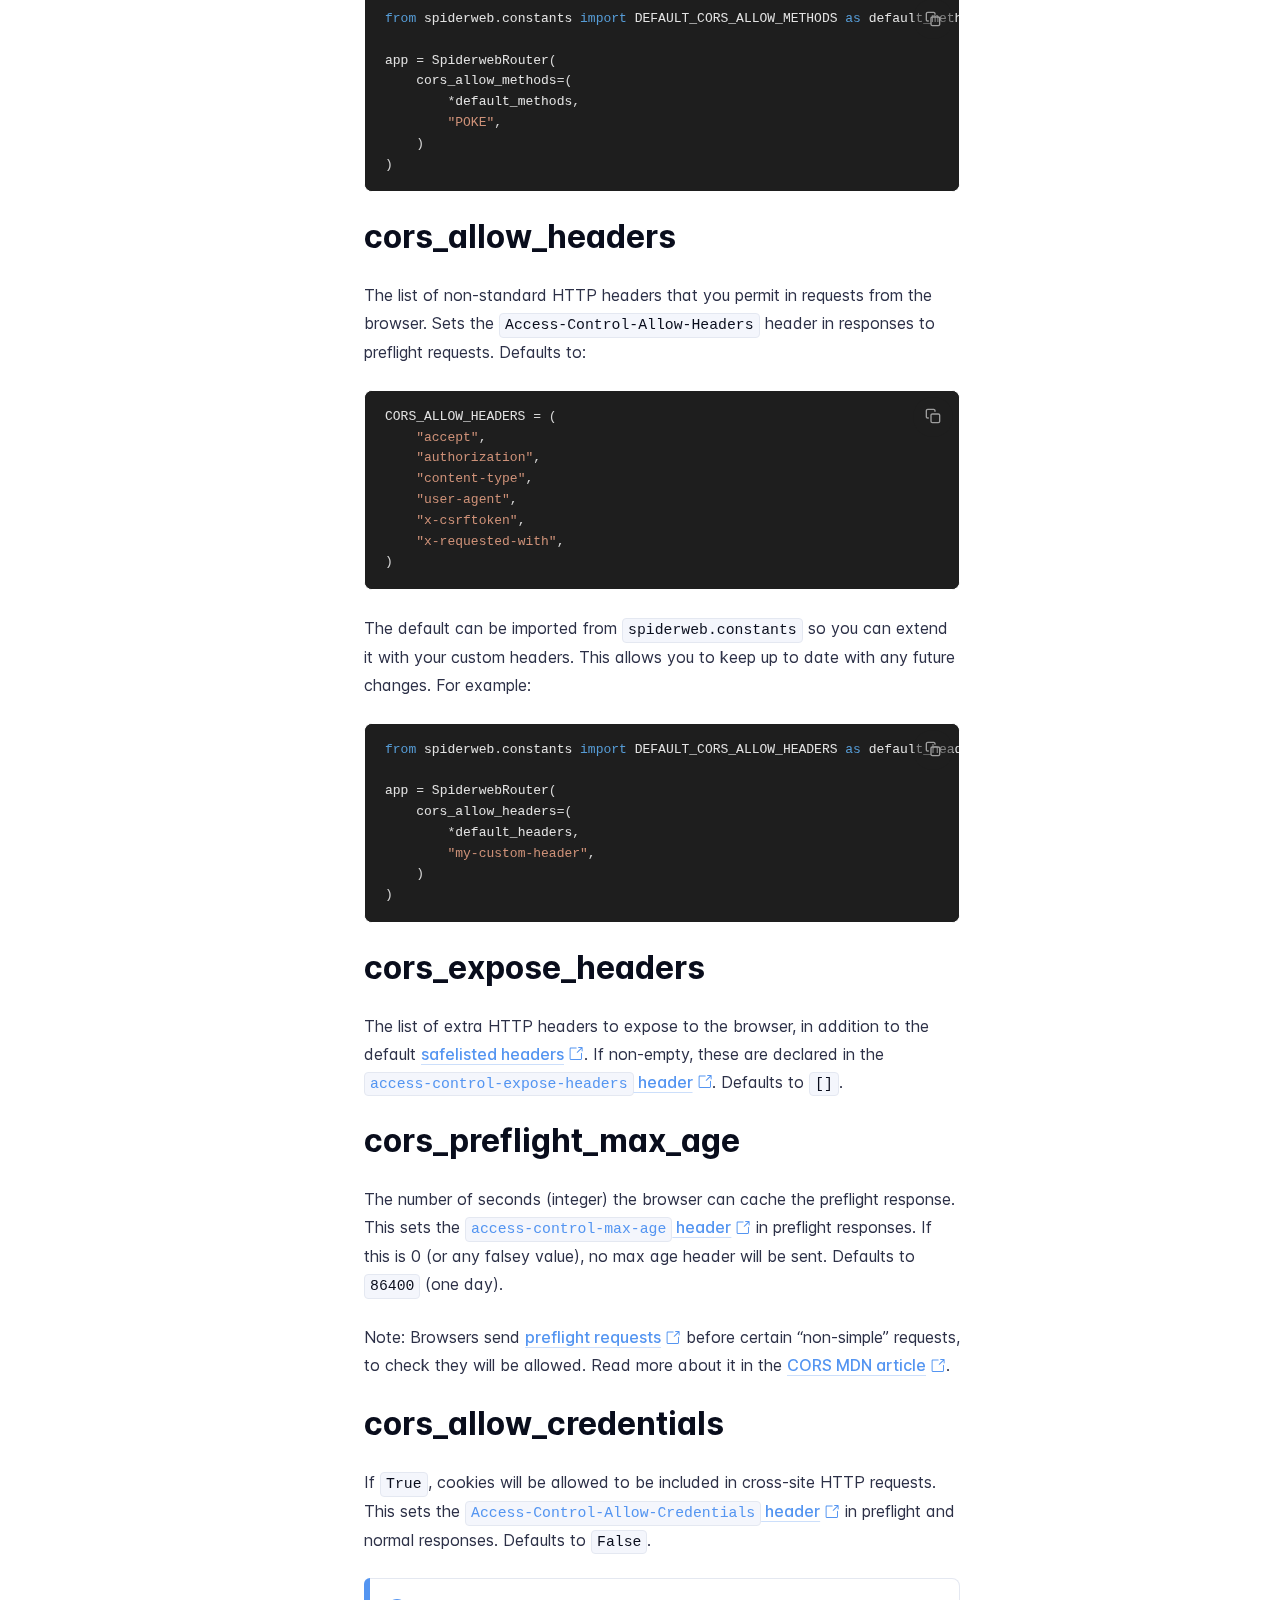
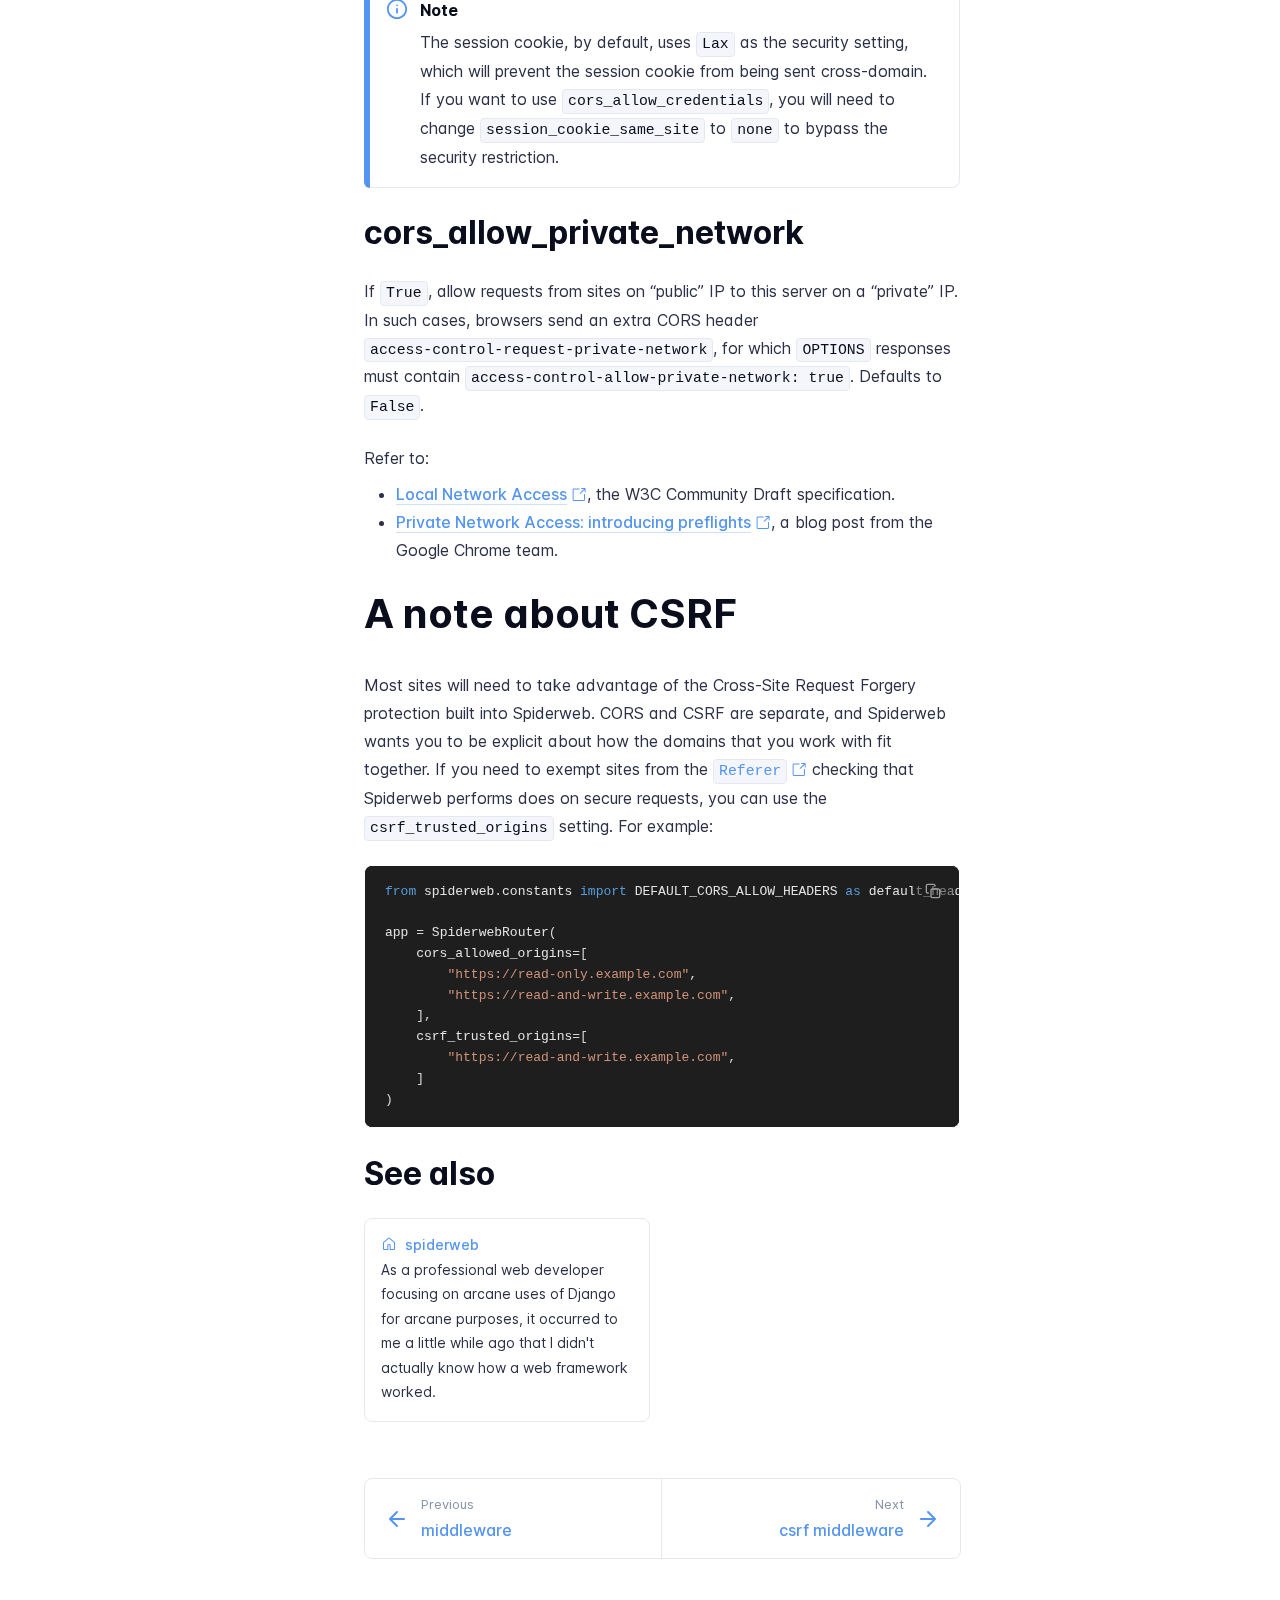
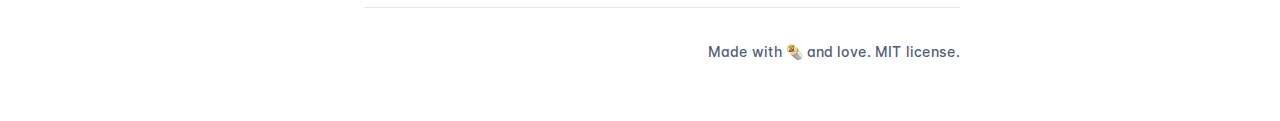
<file: middleware/cors/index.html>
<!DOCTYPE html>
<html lang="en" class="h-full">
<head>
    <meta charset="UTF-8">
    <meta name="viewport" content="width=device-width,initial-scale=1">
    <meta name="color-scheme" content="light dark">
    <meta name="turbo-root" content="/spiderweb">
    <meta name="turbo-cache-control" content="no-cache" data-turbo-track="reload" data-track-token="4.5.3.829714033076">

    <!-- See retype.com -->
    <meta name="generator" content="Retype 4.5.3">

    <!-- Primary Meta Tags -->
    <title>cors middleware</title>
    <meta name="title" content="cors middleware">
    <meta name="description" content="CORS, or Cross-Origin Resource Sharing, is an incredibly important piece of how different parts of the web communicate. As such, there is a CORS handler built into Spiderweb.">

    <!-- Canonical -->
    <link rel="canonical" href="https://itsthejoker.github.io/spiderweb/middleware/cors/">
    <link rel="sitemap" type="application/xml" title="Sitemap" href="https://itsthejoker.github.io/spiderweb/sitemap.xml">

    <!-- Open Graph -->
    <meta property="og:type" content="website">
    <meta property="og:url" content="https://itsthejoker.github.io/spiderweb/middleware/cors/">
    <meta property="og:title" content="cors middleware">
    <meta property="og:description" content="CORS, or Cross-Origin Resource Sharing, is an incredibly important piece of how different parts of the web communicate. As such, there is a CORS handler built into Spiderweb.">
    <meta property="og:site_name" content="Spiderweb">
    <meta property="og:locale" content="en_US">

    <!-- Twitter -->
    <meta name="twitter:card" content="summary_large_image">
    <meta name="twitter:url" content="https://itsthejoker.github.io/spiderweb/middleware/cors/">
    <meta name="twitter:title" content="cors middleware">
    <meta name="twitter:description" content="CORS, or Cross-Origin Resource Sharing, is an incredibly important piece of how different parts of the web communicate. As such, there is a CORS handler built into Spiderweb.">

    <!-- Alternate Markdown -->
    <link rel="alternate" type="text/markdown" href="https://itsthejoker.github.io/spiderweb/middleware/cors.md">

    <script data-cfasync="false">(function(){var cl=document.documentElement.classList,ls=localStorage.getItem("retype_scheme"),hd=cl.contains("dark"),hl=cl.contains("light"),wm=window.matchMedia&&window.matchMedia("(prefers-color-scheme: dark)").matches;if(ls==="dark"||(!ls&&wm&&!hd&&!hl)){cl.remove("light");cl.add("dark")}else if(ls==="light"||(!ls&&!wm&&!hd&&!hl)){cl.remove("dark");cl.add("light")}})();</script>

    <link href="../../resources/css/retype.css?v=4.5.3.829714033076" rel="stylesheet">

    <script data-cfasync="false" src="../../resources/js/config.js?v=4.5.3.829714033076" data-turbo-eval="false" defer></script>
    <script data-cfasync="false" src="../../resources/js/retype.js?v=4.5.3" data-turbo-eval="false" defer></script>
    <script id="lunr-js" data-cfasync="false" src="../../resources/js/lunr.js?v=4.5.3.829714033076" data-turbo-eval="false" defer></script>
    <script id="prism-js" data-cfasync="false" src="../../resources/js/prism.js?v=4.5.3.829714033076" defer></script>
</head>
<body>
    <div id="retype-app" class="relative text-base antialiased text-base-text bg-base-bg font-body">
    <div class="absolute bottom-0 left-0" style="top: 5rem; right: 50%"></div>

    <header id="retype-header" class="sticky top-0 z-30 flex w-full h-16 bg-header-bg border-b border-header-border md:h-20">
        <div class="container relative flex items-center justify-between pr-6 grow md:justify-start">
            <!-- Mobile menu button skeleton -->
            <button v-cloak class="skeleton retype-mobile-menu-button flex items-center justify-center shrink-0 overflow-hidden dark:text-white focus:outline-hidden rounded-full w-10 h-10 ml-3.5 md:hidden"><svg xmlns="http://www.w3.org/2000/svg" class="mb-px shrink-0" width="24" height="24" viewBox="0 0 24 24" role="presentation" style="margin-bottom: 0px;"><g fill="currentColor"><path d="M2 4h20v2H2zM2 11h20v2H2zM2 18h20v2H2z"></path></g></svg></button>
            <div v-cloak id="retype-sidebar-left-toggle-button"></div>
    
            <!-- Logo -->
            <div class="flex items-center justify-between h-full py-2 md:w-75">
                <div class="flex items-center px-2 md:px-6">
                    <a id="retype-branding-logo" href="https://itsthejoker.github.io/spiderweb/" class="flex items-center leading-snug text-2xl">
                        <span class="dark:text-white font-bold line-clamp-1 md:line-clamp-2">Spiderweb</span>
                    </a><span id="retype-branding-label" class="inline-flex mt-1 px-2 py-1 ml-4 text-xs font-medium leading-none items-center rounded-md bg-branding-label-bg text-branding-label-text ring-1 ring-branding-label-border ring-inset md:inline-block">Docs</span>
                </div>
    
                <span class="hidden h-8 border-r md:inline-block border-base-border"></span>
            </div>
    
            <div class="flex justify-between md:grow">
                <!-- Top Nav -->
                <nav id="retype-header-nav" class="hidden md:flex">
                    <ul class="flex flex-col mb-4 md:pl-16 md:mb-0 md:flex-row md:items-center">
                        <li class="mr-6">
                            <a class="py-2 md:mb-0 inline-flex items-center text-sm whitespace-nowrap transition-colors duration-200 ease-linear md:text-header-text font-header-text hover:text-header-text-hover" href="/docs">Docs</a>
                        </li>
    
                    </ul>
                </nav>
    
                <div v-cloak class="flex justify-end grow">
                    <div id="retype-mobile-search-button"></div>
                    <doc-search-desktop></doc-search-desktop>
    
                    <doc-theme-switch class="lg:ml-2"></doc-theme-switch>
                    <doc-history></doc-history>
                </div>
            </div>
        </div>
    </header>


    <div id="retype-container" class="container relative flex bg-white">
        <!-- Sidebar Skeleton -->
        <div v-cloak class="fixed flex flex-col shrink-0 duration-300 ease-in-out bg-sidebar-left-bg border-sidebar-left-border sidebar top-20 w-75 border-r h-screen md:sticky transition-transform skeleton">
        
            <div class="flex items-center h-16 px-6">
                <input id="retype-filter-input-mock" class="w-full h-10 pl-8 px-3 py-2 transition-colors duration-200 ease-linear bg-filter-bg border border-filter-border rounded-lg shadow-none md:text-sm hover:border-filter-border-hover focus:outline-hidden focus:border-filter-border-focus placeholder-filter-placeholder" type="text">
            </div>
        
            <div class="pl-6 mt-1 mb-4">
                <div class="w-32 h-3 mb-4 bg-skeleton-bg rounded-full loading"></div>
                <div class="w-48 h-3 mb-4 bg-skeleton-bg rounded-full loading"></div>
                <div class="w-40 h-3 mb-4 bg-skeleton-bg rounded-full loading"></div>
                <div class="w-32 h-3 mb-4 bg-skeleton-bg rounded-full loading"></div>
                <div class="w-48 h-3 mb-4 bg-skeleton-bg rounded-full loading"></div>
                <div class="w-40 h-3 mb-4 bg-skeleton-bg rounded-full loading"></div>
            </div>
        
            <div class="shrink-0 mt-auto bg-transparent dark:border-base-border">
                <a class="flex items-center justify-center flex-nowrap h-16 text-gray-350 dark:text-dark-400 hover:text-gray-600 dark:hover:text-dark-300 transition-colors duration-150 ease-in docs-powered-by" target="_blank" href="https://retype.com/" rel="noopener">
                    <span class="text-xs whitespace-nowrap">Powered by</span>
                    <svg xmlns="http://www.w3.org/2000/svg" class="ml-2" fill="currentColor" width="96" height="20" overflow="visible"><path d="M0 0v20h13.59V0H0zm11.15 17.54H2.44V2.46h8.71v15.08zM15.8 20h2.44V4.67L15.8 2.22zM20.45 6.89V20h2.44V9.34z"/><g><path d="M40.16 8.44c0 1.49-.59 2.45-1.75 2.88l2.34 3.32h-2.53l-2.04-2.96h-1.43v2.96h-2.06V5.36h3.5c1.43 0 2.46.24 3.07.73s.9 1.27.9 2.35zm-2.48 1.1c.26-.23.38-.59.38-1.09 0-.5-.13-.84-.4-1.03s-.73-.28-1.39-.28h-1.54v2.75h1.5c.72 0 1.2-.12 1.45-.35zM51.56 5.36V7.2h-4.59v1.91h4.13v1.76h-4.13v1.92h4.74v1.83h-6.79V5.36h6.64zM60.09 7.15v7.48h-2.06V7.15h-2.61V5.36h7.28v1.79h-2.61zM70.81 14.64h-2.06v-3.66l-3.19-5.61h2.23l1.99 3.45 1.99-3.45H74l-3.19 5.61v3.66zM83.99 6.19c.65.55.97 1.4.97 2.55s-.33 1.98-1 2.51-1.68.8-3.04.8h-1.23v2.59h-2.06V5.36h3.26c1.42 0 2.45.28 3.1.83zm-1.51 3.65c.25-.28.37-.69.37-1.22s-.16-.92-.48-1.14c-.32-.23-.82-.34-1.5-.34H79.7v3.12h1.38c.68 0 1.15-.14 1.4-.42zM95.85 5.36V7.2h-4.59v1.91h4.13v1.76h-4.13v1.92H96v1.83h-6.79V5.36h6.64z"/></g></svg>
                </a>
            </div>
        </div>
        
        <!-- Sidebar component -->
        <doc-sidebar v-cloak>
            <template #sidebar-footer>
                <div class="shrink-0 mt-auto border-t md:bg-transparent md:border-none dark:border-base-border">
        
                    <div class="py-3 px-6 md:hidden border-b dark:border-base-border">
                        <nav>
                            <ul class="flex flex-wrap justify-center items-center">
                                <li class="mr-6">
                                    <a class="block py-1 inline-flex items-center text-sm whitespace-nowrap transition-colors duration-200 ease-linear md:text-header-text font-header-text hover:text-header-text-hover" href="/docs">Docs</a>
                                </li>
        
                            </ul>
                        </nav>
                    </div>
        
                    <a class="flex items-center justify-center flex-nowrap h-16 text-gray-350 dark:text-dark-400 hover:text-gray-600 dark:hover:text-dark-300 transition-colors duration-150 ease-in docs-powered-by" target="_blank" href="https://retype.com/" rel="noopener">
                        <span class="text-xs whitespace-nowrap">Powered by</span>
                        <svg xmlns="http://www.w3.org/2000/svg" class="ml-2" fill="currentColor" width="96" height="20" overflow="visible"><path d="M0 0v20h13.59V0H0zm11.15 17.54H2.44V2.46h8.71v15.08zM15.8 20h2.44V4.67L15.8 2.22zM20.45 6.89V20h2.44V9.34z"/><g><path d="M40.16 8.44c0 1.49-.59 2.45-1.75 2.88l2.34 3.32h-2.53l-2.04-2.96h-1.43v2.96h-2.06V5.36h3.5c1.43 0 2.46.24 3.07.73s.9 1.27.9 2.35zm-2.48 1.1c.26-.23.38-.59.38-1.09 0-.5-.13-.84-.4-1.03s-.73-.28-1.39-.28h-1.54v2.75h1.5c.72 0 1.2-.12 1.45-.35zM51.56 5.36V7.2h-4.59v1.91h4.13v1.76h-4.13v1.92h4.74v1.83h-6.79V5.36h6.64zM60.09 7.15v7.48h-2.06V7.15h-2.61V5.36h7.28v1.79h-2.61zM70.81 14.64h-2.06v-3.66l-3.19-5.61h2.23l1.99 3.45 1.99-3.45H74l-3.19 5.61v3.66zM83.99 6.19c.65.55.97 1.4.97 2.55s-.33 1.98-1 2.51-1.68.8-3.04.8h-1.23v2.59h-2.06V5.36h3.26c1.42 0 2.45.28 3.1.83zm-1.51 3.65c.25-.28.37-.69.37-1.22s-.16-.92-.48-1.14c-.32-.23-.82-.34-1.5-.34H79.7v3.12h1.38c.68 0 1.15-.14 1.4-.42zM95.85 5.36V7.2h-4.59v1.91h4.13v1.76h-4.13v1.92H96v1.83h-6.79V5.36h6.64z"/></g></svg>
                    </a>
                </div>
            </template>
        </doc-sidebar>

        <div class="grow min-w-0 bg-body-bg">
            <!-- Render "toolbar" template here on api pages --><!-- Render page content -->
<div class="flex">
    <div id="retype-main" class="min-w-0 p-4 grow md:px-16">
        <main class="relative pb-12 lg:pt-2">
            <div class="relative retype-markdown" id="retype-content">
                <!-- Rendered if sidebar right is enabled -->
                <div id="retype-sidebar-right-toggle"></div>
                <nav id="retype-breadcrumb" class="breadcrumb" aria-label="Breadcrumb">
                    <ol role="list">
                        <li class="pr-4">
                            <a href="../../" class="pr-4">
                                spiderweb
                            </a>
                            <svg xmlns="http://www.w3.org/2000/svg" fill="currentColor" width="18" height="18" viewBox="0 0 24 24" aria-hidden="true">
                                <path d="M8.72 18.78a.75.75 0 0 1 0-1.06L14.44 12 8.72 6.28a.751.751 0 0 1 .018-1.042.751.751 0 0 1 1.042-.018l6.25 6.25a.75.75 0 0 1 0 1.06l-6.25 6.25a.75.75 0 0 1-1.06 0Z"/>
                            </svg>
                        </li>
                        <li class="pr-4">
                            <a href="../../middleware/" class="pr-4">
                                middleware
                            </a>
                            <svg xmlns="http://www.w3.org/2000/svg" fill="currentColor" width="18" height="18" viewBox="0 0 24 24" aria-hidden="true">
                                <path d="M8.72 18.78a.75.75 0 0 1 0-1.06L14.44 12 8.72 6.28a.751.751 0 0 1 .018-1.042.751.751 0 0 1 1.042-.018l6.25 6.25a.75.75 0 0 1 0 1.06l-6.25 6.25a.75.75 0 0 1-1.06 0Z"/>
                            </svg>
                        </li>
                        <li class="pr-4">
                            <a href="../../middleware/cors/" class="pr-4">
                                cors middleware
                            </a>
                        </li>
                    </ol>
                </nav>

                <doc-page-actions></doc-page-actions>

                <!-- Page content  -->
<h1 id="cors-middleware">cors middleware</h1>
<div id="cors-middleware-code-1" class="codeblock-wrapper"><doc-codeblock>
<pre translate="no" class="language-python"><code v-pre class="language-python">from spiderweb import SpiderwebRouter

app = SpiderwebRouter(
    middleware=[&quot;spiderweb.middleware.cors.CorsMiddleware&quot;],
)</code></pre>
</doc-codeblock></div>
<p>CORS, or Cross-Origin Resource Sharing, is an incredibly important piece of how different parts of the web communicate. As such, there is a CORS handler built into Spiderweb.</p>
<div class="flex mb-6">
    <div class="shrink-0 w-1.5 rounded-tl-lg rounded-bl-lg bg-callout-tip"></div>
    <div class="flex w-full py-4 border border-l-0 rounded-tr-lg rounded-br-lg doc-callout bg-callout-base-bg border-callout-base-border" role="alert">
        <div class="flex items-center ml-4 h-7">
            <svg xmlns="http://www.w3.org/2000/svg" class="block text-callout-tip" width="22" height="22" viewBox="0 0 24 24" role="presentation">
                <g fill="currentColor"><g>
                    <path d="M7.90625 2.15625C4.50944 2.15625 2.15625 4.58563 2.15625 7.54688C2.15625 8.96138 2.76575 9.88281 3.57075 10.8589L3.87837 11.2226C4.19894 11.6021 4.554 12.0218 4.84581 12.4416C5.25406 13.0324 5.61775 13.7296 5.7385 14.5834C5.76728 14.8608 5.68746 15.1386 5.51579 15.3583C5.34413 15.5781 5.09399 15.7228 4.8179 15.7621C4.5418 15.8013 4.26124 15.7321 4.03512 15.5689C3.809 15.4056 3.65493 15.1612 3.60525 14.8867C3.54775 14.4814 3.37094 14.1004 3.07338 13.6692C2.8306 13.3302 2.57055 13.0039 2.29425 12.6917C2.1735 12.5479 2.04556 12.397 1.909 12.2317C1.00769 11.1406 0 9.72613 0 7.54688C0 3.32062 3.39681 0 7.90625 0C12.4157 0 15.8125 3.32062 15.8125 7.54688C15.8125 9.72613 14.8048 11.1406 13.9035 12.2317C13.7669 12.397 13.639 12.5479 13.5183 12.6903C13.2207 13.0424 12.9677 13.3414 12.7406 13.6692C12.4416 14.1004 12.2662 14.4814 12.2087 14.8867C12.1557 15.1584 12.0003 15.3994 11.7747 15.5598C11.5492 15.7202 11.2706 15.7879 10.9965 15.7488C10.7225 15.7096 10.474 15.5667 10.3023 15.3496C10.1306 15.1325 10.0489 14.8577 10.074 14.582C10.1948 13.7296 10.5584 13.0324 10.9667 12.4416C11.2585 12.0218 11.6136 11.6021 11.9341 11.2226C12.0419 11.0961 12.1454 10.9739 12.2403 10.8589C13.0468 9.88281 13.6562 8.96138 13.6562 7.54688C13.6562 4.58563 11.3031 2.15625 7.90625 2.15625ZM4.67188 17.25H11.1406C11.4266 17.25 11.7008 17.3636 11.903 17.5658C12.1052 17.768 12.2188 18.0422 12.2188 18.3281C12.2188 18.6141 12.1052 18.8883 11.903 19.0905C11.7008 19.2927 11.4266 19.4062 11.1406 19.4062H4.67188C4.38594 19.4062 4.11171 19.2927 3.90953 19.0905C3.70734 18.8883 3.59375 18.6141 3.59375 18.3281C3.59375 18.0422 3.70734 17.768 3.90953 17.5658C4.11171 17.3636 4.38594 17.25 4.67188 17.25ZM5.03125 21.9219C5.03125 21.6359 5.14484 21.3617 5.34703 21.1595C5.54921 20.9573 5.82344 20.8438 6.10938 20.8438H9.70312C9.98906 20.8438 10.2633 20.9573 10.4655 21.1595C10.6677 21.3617 10.7812 21.6359 10.7812 21.9219C10.7812 22.2078 10.6677 22.482 10.4655 22.6842C10.2633 22.8864 9.98906 23 9.70312 23H6.10938C5.82344 23 5.54921 22.8864 5.34703 22.6842C5.14484 22.482 5.03125 22.2078 5.03125 21.9219Z" />
                </g></g>
            </svg>
        </div>
        <div class="pr-5 ml-3 w-full">
            <h5>Tip</h5>
<p>The CorsMiddleware should be placed as high as possible in the middleware list, as it needs as much control as possible over requests and responses.</p>
        </div>
    </div>
</div>
<p>This implementation is lovingly <del>ripped</del> <del>lifted</del> borrowed from <a href="https://github.com/adamchainz/django-cors-headers/" class="outbound" target="_blank"><span>Django CORS Headers</span><svg xmlns="http://www.w3.org/2000/svg" class="retype-outbound-trigger docs-icon ml-1" viewBox="0 0 24 24" aria-hidden="true" focusable="false"><g fill="currentColor"><path d="M15.5 2.25a.75.75 0 0 1 .75-.75h5.5a.75.75 0 0 1 .75.75v5.5a.75.75 0 0 1-1.5 0V4.06l-6.22 6.22a.75.75 0 1 1-1.06-1.06L19.94 3h-3.69a.75.75 0 0 1-.75-.75Z"/><path d="M2.5 4.25c0-.966.784-1.75 1.75-1.75h8.5a.75.75 0 0 1 0 1.5h-8.5a.25.25 0 0 0-.25.25v15.5c0 .138.112.25.25.25h15.5a.25.25 0 0 0 .25-.25v-8.5a.75.75 0 0 1 1.5 0v8.5a1.75 1.75 0 0 1-1.75 1.75H4.25a1.75 1.75 0 0 1-1.75-1.75V4.25Z"/></g></svg></a>, an industry-standard implementation for handing CORS that has existed for over a decade. It is essentially and functionally the same. The below doc is <del>copy-and-pasted</del> also borrowed from Django CORS Headers, with updates where needed. (They just already do a great job of explaining these things.)</p>
<p>The available configurations are listed below, and you must set at least one of three following settings:</p>
<ul>
<li><code translate="no" v-pre>cors_allowed_origins</code></li>
<li><code translate="no" v-pre>cors_allowed_origin_regexes</code></li>
<li><code translate="no" v-pre>cors_allow_all_origins</code></li>
</ul>
<h2 id="cors_allowed_origins">cors_allowed_origins</h2>
<p>A list of origins that are authorized to make cross-site HTTP requests. The origins in this setting will be allowed, and the requesting origin will be echoed back to the client in the access-control-allow-origin header. Defaults to <code translate="no" v-pre>[]</code>.</p>
<p>An Origin is defined as a URI scheme + hostname + port, or one of the special values &#x27;null&#x27; or &#x27;file://&#x27;. Default ports (HTTPS = 443, HTTP = 80) are optional.</p>
<div id="cors_allowed_origins-code-1" class="codeblock-wrapper"><doc-codeblock>
<pre translate="no" class="language-python"><code v-pre class="language-python">app = SpiderwebRouter(
    cors_allowed_origins=[
        &quot;https://example.com&quot;,
        &quot;https://sub.example.com&quot;,
        &quot;http://localhost:8080&quot;,
        &quot;http://127.0.0.1:9000&quot;,
    ]
)</code></pre>
</doc-codeblock></div>
<h2 id="cors_allowed_origin_regexes">cors_allowed_origin_regexes</h2>
<p>A list of strings representing regexes that match Origins that are authorized to make cross-site HTTP requests. Defaults to <code translate="no" v-pre>[]</code>. Useful when <code translate="no" v-pre>cors_allowed_origins</code> is impractical, such as when you have a large number of subdomains.</p>
<div id="cors_allowed_origin_regexes-code-1" class="codeblock-wrapper"><doc-codeblock>
<pre translate="no" class="language-python"><code v-pre class="language-python">app = SpiderwebRouter(
    cors_allowed_origin_regexes=[
        r&quot;^https://\w+\.example\.com$&quot;,
    ]
)</code></pre>
</doc-codeblock></div>
<h2 id="cors_allow_all_origins">cors_allow_all_origins</h2>
<p>If <code translate="no" v-pre>True</code>, all origins will be allowed. Other settings restricting allowed origins will be ignored. Defaults to <code translate="no" v-pre>False</code>.</p>
<p>Setting this to <code translate="no" v-pre>True</code> can be <em>dangerous</em>, as it allows any website to make cross-origin requests to yours. Generally you&#x27;ll want to restrict the list of allowed origins with <code translate="no" v-pre>cors_allowed_origins</code> or <code translate="no" v-pre>cors_allowed_origin_regexes</code>.</p>
<div id="cors_allow_all_origins-code-1" class="codeblock-wrapper"><doc-codeblock>
<pre translate="no" class="language-python"><code v-pre class="language-python">app = SpiderwebRouter(
    cors_allow_all_origins=True
)</code></pre>
</doc-codeblock></div>
<h1 id="optional-settings">Optional settings</h1>
<p>All the following settings have sensible defaults, but are available if you want to tweak them for your use case. For most cases, you&#x27;ll just want to leave these alone.</p>
<h2 id="cors_urls_regex">cors_urls_regex</h2>
<p>A regex which restricts the URL&#x27;s for which the CORS headers will be sent. Defaults to <code translate="no" v-pre>r'^.*$'</code>, i.e. match all URL&#x27;s. Useful when you only need CORS on a part of your site, e.g. an API at /api/.</p>
<div id="cors_urls_regex-code-1" class="codeblock-wrapper"><doc-codeblock>
<pre translate="no" class="language-python"><code v-pre class="language-python">app = SpiderwebRouter(
    cors_urls_regex=r&quot;^/api/.*$&quot;
)</code></pre>
</doc-codeblock></div>
<h2 id="cors_allow_methods">cors_allow_methods</h2>
<p>A list of HTTP verbs that are allowed for the actual request. Defaults to:</p>
<div id="cors_allow_methods-code-1" class="codeblock-wrapper"><doc-codeblock>
<pre translate="no" class="language-python"><code v-pre class="language-python">DEFAULT_CORS_ALLOW_METHODS = (
    &quot;DELETE&quot;,
    &quot;GET&quot;,
    &quot;OPTIONS&quot;,
    &quot;PATCH&quot;,
    &quot;POST&quot;,
    &quot;PUT&quot;,
)</code></pre>
</doc-codeblock></div>
<p>The default can be imported from <code translate="no" v-pre>spiderweb.constants</code> so you can just extend it with custom methods. This allows you to keep up to date with any future changes. For example:</p>
<div id="cors_allow_methods-code-2" class="codeblock-wrapper"><doc-codeblock>
<pre translate="no" class="language-python"><code v-pre class="language-python">from spiderweb.constants import DEFAULT_CORS_ALLOW_METHODS as default_methods

app = SpiderwebRouter(
    cors_allow_methods=(
        *default_methods,
        &quot;POKE&quot;,
    )
)</code></pre>
</doc-codeblock></div>
<h2 id="cors_allow_headers">cors_allow_headers</h2>
<p>The list of non-standard HTTP headers that you permit in requests from the browser. Sets the <code translate="no" v-pre>Access-Control-Allow-Headers</code> header in responses to preflight requests. Defaults to:</p>
<div id="cors_allow_headers-code-1" class="codeblock-wrapper"><doc-codeblock>
<pre translate="no" class="language-python"><code v-pre class="language-python">CORS_ALLOW_HEADERS = (
    &quot;accept&quot;,
    &quot;authorization&quot;,
    &quot;content-type&quot;,
    &quot;user-agent&quot;,
    &quot;x-csrftoken&quot;,
    &quot;x-requested-with&quot;,
)</code></pre>
</doc-codeblock></div>
<p>The default can be imported from <code translate="no" v-pre>spiderweb.constants</code> so you can extend it with your custom headers. This allows you to keep up to date with any future changes. For example:</p>
<div id="cors_allow_headers-code-2" class="codeblock-wrapper"><doc-codeblock>
<pre translate="no" class="language-python"><code v-pre class="language-python">from spiderweb.constants import DEFAULT_CORS_ALLOW_HEADERS as default_headers

app = SpiderwebRouter(
    cors_allow_headers=(
        *default_headers,
        &quot;my-custom-header&quot;,
    )
)</code></pre>
</doc-codeblock></div>
<h2 id="cors_expose_headers">cors_expose_headers</h2>
<p>The list of extra HTTP headers to expose to the browser, in addition to the default <a href="https://developer.mozilla.org/en-US/docs/Glossary/CORS-safelisted_response_header" class="outbound" target="_blank"><span>safelisted headers</span><svg xmlns="http://www.w3.org/2000/svg" class="retype-outbound-trigger docs-icon ml-1" viewBox="0 0 24 24" aria-hidden="true" focusable="false"><g fill="currentColor"><path d="M15.5 2.25a.75.75 0 0 1 .75-.75h5.5a.75.75 0 0 1 .75.75v5.5a.75.75 0 0 1-1.5 0V4.06l-6.22 6.22a.75.75 0 1 1-1.06-1.06L19.94 3h-3.69a.75.75 0 0 1-.75-.75Z"/><path d="M2.5 4.25c0-.966.784-1.75 1.75-1.75h8.5a.75.75 0 0 1 0 1.5h-8.5a.25.25 0 0 0-.25.25v15.5c0 .138.112.25.25.25h15.5a.25.25 0 0 0 .25-.25v-8.5a.75.75 0 0 1 1.5 0v8.5a1.75 1.75 0 0 1-1.75 1.75H4.25a1.75 1.75 0 0 1-1.75-1.75V4.25Z"/></g></svg></a>. If non-empty, these are declared in the <a href="https://developer.mozilla.org/en-US/docs/Web/HTTP/Headers/Access-Control-Expose-Headers" class="outbound" target="_blank"><span><code translate="no" v-pre>access-control-expose-headers</code> header</span><svg xmlns="http://www.w3.org/2000/svg" class="retype-outbound-trigger docs-icon ml-1" viewBox="0 0 24 24" aria-hidden="true" focusable="false"><g fill="currentColor"><path d="M15.5 2.25a.75.75 0 0 1 .75-.75h5.5a.75.75 0 0 1 .75.75v5.5a.75.75 0 0 1-1.5 0V4.06l-6.22 6.22a.75.75 0 1 1-1.06-1.06L19.94 3h-3.69a.75.75 0 0 1-.75-.75Z"/><path d="M2.5 4.25c0-.966.784-1.75 1.75-1.75h8.5a.75.75 0 0 1 0 1.5h-8.5a.25.25 0 0 0-.25.25v15.5c0 .138.112.25.25.25h15.5a.25.25 0 0 0 .25-.25v-8.5a.75.75 0 0 1 1.5 0v8.5a1.75 1.75 0 0 1-1.75 1.75H4.25a1.75 1.75 0 0 1-1.75-1.75V4.25Z"/></g></svg></a>. Defaults to <code translate="no" v-pre>[]</code>.</p>
<h2 id="cors_preflight_max_age">cors_preflight_max_age</h2>
<p>The number of seconds (integer) the browser can cache the preflight response. This sets the <a href="https://developer.mozilla.org/en-US/docs/Web/HTTP/Headers/Access-Control-Max-Age" class="outbound" target="_blank"><span><code translate="no" v-pre>access-control-max-age</code> header</span><svg xmlns="http://www.w3.org/2000/svg" class="retype-outbound-trigger docs-icon ml-1" viewBox="0 0 24 24" aria-hidden="true" focusable="false"><g fill="currentColor"><path d="M15.5 2.25a.75.75 0 0 1 .75-.75h5.5a.75.75 0 0 1 .75.75v5.5a.75.75 0 0 1-1.5 0V4.06l-6.22 6.22a.75.75 0 1 1-1.06-1.06L19.94 3h-3.69a.75.75 0 0 1-.75-.75Z"/><path d="M2.5 4.25c0-.966.784-1.75 1.75-1.75h8.5a.75.75 0 0 1 0 1.5h-8.5a.25.25 0 0 0-.25.25v15.5c0 .138.112.25.25.25h15.5a.25.25 0 0 0 .25-.25v-8.5a.75.75 0 0 1 1.5 0v8.5a1.75 1.75 0 0 1-1.75 1.75H4.25a1.75 1.75 0 0 1-1.75-1.75V4.25Z"/></g></svg></a> in preflight responses. If this is 0 (or any falsey value), no max age header will be sent. Defaults to <code translate="no" v-pre>86400</code> (one day).</p>
<p>Note: Browsers send <a href="https://developer.mozilla.org/en-US/docs/Glossary/Preflight_request" class="outbound" target="_blank"><span>preflight requests</span><svg xmlns="http://www.w3.org/2000/svg" class="retype-outbound-trigger docs-icon ml-1" viewBox="0 0 24 24" aria-hidden="true" focusable="false"><g fill="currentColor"><path d="M15.5 2.25a.75.75 0 0 1 .75-.75h5.5a.75.75 0 0 1 .75.75v5.5a.75.75 0 0 1-1.5 0V4.06l-6.22 6.22a.75.75 0 1 1-1.06-1.06L19.94 3h-3.69a.75.75 0 0 1-.75-.75Z"/><path d="M2.5 4.25c0-.966.784-1.75 1.75-1.75h8.5a.75.75 0 0 1 0 1.5h-8.5a.25.25 0 0 0-.25.25v15.5c0 .138.112.25.25.25h15.5a.25.25 0 0 0 .25-.25v-8.5a.75.75 0 0 1 1.5 0v8.5a1.75 1.75 0 0 1-1.75 1.75H4.25a1.75 1.75 0 0 1-1.75-1.75V4.25Z"/></g></svg></a> before certain “non-simple” requests, to check they will be allowed. Read more about it in the <a href="https://developer.mozilla.org/en-US/docs/Web/HTTP/CORS#preflighted_requests" class="outbound" target="_blank"><span>CORS MDN article</span><svg xmlns="http://www.w3.org/2000/svg" class="retype-outbound-trigger docs-icon ml-1" viewBox="0 0 24 24" aria-hidden="true" focusable="false"><g fill="currentColor"><path d="M15.5 2.25a.75.75 0 0 1 .75-.75h5.5a.75.75 0 0 1 .75.75v5.5a.75.75 0 0 1-1.5 0V4.06l-6.22 6.22a.75.75 0 1 1-1.06-1.06L19.94 3h-3.69a.75.75 0 0 1-.75-.75Z"/><path d="M2.5 4.25c0-.966.784-1.75 1.75-1.75h8.5a.75.75 0 0 1 0 1.5h-8.5a.25.25 0 0 0-.25.25v15.5c0 .138.112.25.25.25h15.5a.25.25 0 0 0 .25-.25v-8.5a.75.75 0 0 1 1.5 0v8.5a1.75 1.75 0 0 1-1.75 1.75H4.25a1.75 1.75 0 0 1-1.75-1.75V4.25Z"/></g></svg></a>.</p>
<h2 id="cors_allow_credentials">cors_allow_credentials</h2>
<p>If <code translate="no" v-pre>True</code>, cookies will be allowed to be included in cross-site HTTP requests. This sets the <a href="https://developer.mozilla.org/en-US/docs/Web/HTTP/Headers/access-control-allow-credentials" class="outbound" target="_blank"><span><code translate="no" v-pre>Access-Control-Allow-Credentials</code> header</span><svg xmlns="http://www.w3.org/2000/svg" class="retype-outbound-trigger docs-icon ml-1" viewBox="0 0 24 24" aria-hidden="true" focusable="false"><g fill="currentColor"><path d="M15.5 2.25a.75.75 0 0 1 .75-.75h5.5a.75.75 0 0 1 .75.75v5.5a.75.75 0 0 1-1.5 0V4.06l-6.22 6.22a.75.75 0 1 1-1.06-1.06L19.94 3h-3.69a.75.75 0 0 1-.75-.75Z"/><path d="M2.5 4.25c0-.966.784-1.75 1.75-1.75h8.5a.75.75 0 0 1 0 1.5h-8.5a.25.25 0 0 0-.25.25v15.5c0 .138.112.25.25.25h15.5a.25.25 0 0 0 .25-.25v-8.5a.75.75 0 0 1 1.5 0v8.5a1.75 1.75 0 0 1-1.75 1.75H4.25a1.75 1.75 0 0 1-1.75-1.75V4.25Z"/></g></svg></a> in preflight and normal responses. Defaults to <code translate="no" v-pre>False</code>.</p>
<div class="flex mb-6">
    <div class="shrink-0 w-1.5 rounded-tl-lg rounded-bl-lg bg-callout-primary"></div>
    <div class="flex w-full py-4 border border-l-0 rounded-tr-lg rounded-br-lg doc-callout bg-callout-base-bg border-callout-base-border" role="alert">
        <div class="flex items-center ml-4 h-7">
            <svg xmlns="http://www.w3.org/2000/svg" class="block text-callout-primary" width="22" height="22" viewBox="0 0 24 24" role="presentation">
                <g fill="currentColor"><g>
                    <path d="M12 1C5.93 1 1 5.93 1 12s4.93 11 11 11 11-4.93 11-11S18.07 1 12 1zm0 20c-4.96 0-9-4.04-9-9s4.04-9 9-9 9 4.04 9 9-4.04 9-9 9z"></path>
                    <path d="M12 11c-.55 0-1 .45-1 1v4c0 .55.45 1 1 1s1-.45 1-1v-4c0-.55-.45-1-1-1zM12.01 7c-.56 0-1 .45-1 1s.45 1 1 1 1-.45 1-1-.45-1-1-1z"></path>
                    <path fill="none" d="M0 0h24v24H0z"></path>
                </g></g>
            </svg>
        </div>
        <div class="pr-5 ml-3 w-full">
            <h5>Note</h5>
<p>The session cookie, by default, uses <code translate="no" v-pre>Lax</code> as the security setting, which will prevent the session cookie from being sent cross-domain. If you want to use <code translate="no" v-pre>cors_allow_credentials</code>, you will need to change <code translate="no" v-pre>session_cookie_same_site</code> to <code translate="no" v-pre>none</code> to bypass the security restriction.</p>
        </div>
    </div>
</div>
<h2 id="cors_allow_private_network">cors_allow_private_network</h2>
<p>If <code translate="no" v-pre>True</code>, allow requests from sites on “public” IP to this server on a “private” IP. In such cases, browsers send an extra CORS header <code translate="no" v-pre>access-control-request-private-network</code>, for which <code translate="no" v-pre>OPTIONS</code> responses must contain <code translate="no" v-pre>access-control-allow-private-network: true</code>. Defaults to <code translate="no" v-pre>False</code>.</p>
<p>Refer to:</p>
<ul>
<li><a href="https://wicg.github.io/local-network-access/" class="outbound" target="_blank"><span>Local Network Access</span><svg xmlns="http://www.w3.org/2000/svg" class="retype-outbound-trigger docs-icon ml-1" viewBox="0 0 24 24" aria-hidden="true" focusable="false"><g fill="currentColor"><path d="M15.5 2.25a.75.75 0 0 1 .75-.75h5.5a.75.75 0 0 1 .75.75v5.5a.75.75 0 0 1-1.5 0V4.06l-6.22 6.22a.75.75 0 1 1-1.06-1.06L19.94 3h-3.69a.75.75 0 0 1-.75-.75Z"/><path d="M2.5 4.25c0-.966.784-1.75 1.75-1.75h8.5a.75.75 0 0 1 0 1.5h-8.5a.25.25 0 0 0-.25.25v15.5c0 .138.112.25.25.25h15.5a.25.25 0 0 0 .25-.25v-8.5a.75.75 0 0 1 1.5 0v8.5a1.75 1.75 0 0 1-1.75 1.75H4.25a1.75 1.75 0 0 1-1.75-1.75V4.25Z"/></g></svg></a>, the W3C Community Draft specification.</li>
<li><a href="https://developer.chrome.com/blog/private-network-access-preflight/" class="outbound" target="_blank"><span>Private Network Access: introducing preflights</span><svg xmlns="http://www.w3.org/2000/svg" class="retype-outbound-trigger docs-icon ml-1" viewBox="0 0 24 24" aria-hidden="true" focusable="false"><g fill="currentColor"><path d="M15.5 2.25a.75.75 0 0 1 .75-.75h5.5a.75.75 0 0 1 .75.75v5.5a.75.75 0 0 1-1.5 0V4.06l-6.22 6.22a.75.75 0 1 1-1.06-1.06L19.94 3h-3.69a.75.75 0 0 1-.75-.75Z"/><path d="M2.5 4.25c0-.966.784-1.75 1.75-1.75h8.5a.75.75 0 0 1 0 1.5h-8.5a.25.25 0 0 0-.25.25v15.5c0 .138.112.25.25.25h15.5a.25.25 0 0 0 .25-.25v-8.5a.75.75 0 0 1 1.5 0v8.5a1.75 1.75 0 0 1-1.75 1.75H4.25a1.75 1.75 0 0 1-1.75-1.75V4.25Z"/></g></svg></a>, a blog post from the Google Chrome team.</li>
</ul>
<h1 id="a-note-about-csrf">A note about CSRF</h1>
<p>Most sites will need to take advantage of the Cross-Site Request Forgery protection built into Spiderweb. CORS and CSRF are separate, and Spiderweb wants you to be explicit about how the domains that you work with fit together. If you need to exempt sites from the <a href="https://en.wikipedia.org/wiki/HTTP_referer#Etymology" class="outbound" target="_blank"><span><code translate="no" v-pre>Referer</code></span><svg xmlns="http://www.w3.org/2000/svg" class="retype-outbound-trigger docs-icon ml-1" viewBox="0 0 24 24" aria-hidden="true" focusable="false"><g fill="currentColor"><path d="M15.5 2.25a.75.75 0 0 1 .75-.75h5.5a.75.75 0 0 1 .75.75v5.5a.75.75 0 0 1-1.5 0V4.06l-6.22 6.22a.75.75 0 1 1-1.06-1.06L19.94 3h-3.69a.75.75 0 0 1-.75-.75Z"/><path d="M2.5 4.25c0-.966.784-1.75 1.75-1.75h8.5a.75.75 0 0 1 0 1.5h-8.5a.25.25 0 0 0-.25.25v15.5c0 .138.112.25.25.25h15.5a.25.25 0 0 0 .25-.25v-8.5a.75.75 0 0 1 1.5 0v8.5a1.75 1.75 0 0 1-1.75 1.75H4.25a1.75 1.75 0 0 1-1.75-1.75V4.25Z"/></g></svg></a> checking that Spiderweb performs does on secure requests, you can use the <code translate="no" v-pre>csrf_trusted_origins</code> setting. For example:</p>
<div id="a-note-about-csrf-code-1" class="codeblock-wrapper"><doc-codeblock>
<pre translate="no" class="language-python"><code v-pre class="language-python">from spiderweb.constants import DEFAULT_CORS_ALLOW_HEADERS as default_headers

app = SpiderwebRouter(
    cors_allowed_origins=[
        &quot;https://read-only.example.com&quot;,
        &quot;https://read-and-write.example.com&quot;,
    ],
    csrf_trusted_origins=[
        &quot;https://read-and-write.example.com&quot;,
    ]
)</code></pre>
</doc-codeblock></div>
<div id="retype-backlinks">
    <h2>See also</h2>
<div class="card-compact-group">
<div class="card-compact-container">
    <a href="/spiderweb/" class="group card-compact no-link">
        <div class="card-compact-body">
            <div class="card-compact-header">
                <span class="card-compact-icon inline-flex shrink-0"><svg xmlns="http://www.w3.org/2000/svg" width="20" height="20" viewBox="0 0 24 24" role="presentation" fill="currentColor"><!--icon--><path d="M11.03 2.59a1.501 1.501 0 0 1 1.94 0l7.5 6.363a1.5 1.5 0 0 1 .53 1.144V19.5a1.5 1.5 0 0 1-1.5 1.5h-5.75a.75.75 0 0 1-.75-.75V14h-2v6.25a.75.75 0 0 1-.75.75H4.5A1.5 1.5 0 0 1 3 19.5v-9.403c0-.44.194-.859.53-1.144ZM12 3.734l-7.5 6.363V19.5h5v-6.25a.75.75 0 0 1 .75-.75h3.5a.75.75 0 0 1 .75.75v6.25h5v-9.403Z"/></svg></span>
                <span class="card-compact-title">spiderweb</span>
            </div>
            <p class="card-compact-description">As a professional web developer focusing on arcane uses of Django for arcane purposes, it occurred to me a little while ago that I didn't actually know how a web framework worked.</p>
        </div>
    </a>
</div>
</div>
</div>

                
                <!-- Required only on API pages -->
                <doc-toolbar-member-filter-no-results></doc-toolbar-member-filter-no-results>
            </div>
            <footer id="retype-content-footer" class="clear-both">
            
                <nav id="retype-nextprev" class="print:hidden flex mt-14">
                    <div class="w-1/2">
                        <a class="px-5 py-4 h-full flex items-center break-normal font-medium text-body-link border border-base-border hover:border-base-border-hover rounded-l-lg transition-colors duration-150 relative hover:z-5" href="../../middleware/">
                            <svg xmlns="http://www.w3.org/2000/svg" class="mr-3" width="24" height="24" viewBox="0 0 24 24" fill="currentColor" overflow="visible"><path d="M19 11H7.41l5.29-5.29a.996.996 0 10-1.41-1.41l-7 7a1 1 0 000 1.42l7 7a1.024 1.024 0 001.42-.01.996.996 0 000-1.41L7.41 13H19c.55 0 1-.45 1-1s-.45-1-1-1z" /><path fill="none" d="M0 0h24v24H0z" /></svg>
                            <span>
                                <span class="block text-xs font-normal text-base-text-muted">Previous</span>
                                <span class="block mt-1">middleware</span>
                            </span>
                        </a>
                    </div>
            
                    <div class="w-1/2">
                        <a class="px-5 py-4 -mx-px h-full flex items-center justify-end break-normal font-medium text-body-link border border-base-border hover:border-base-border-hover rounded-r-lg transition-colors duration-150 relative hover:z-5" href="../../middleware/csrf/">
                            <span>
                                <span class="block text-xs font-normal text-right text-base-text-muted">Next</span>
                                <span class="block mt-1">csrf middleware</span>
                            </span>
                            <svg xmlns="http://www.w3.org/2000/svg" class="ml-3" width="24" height="24" viewBox="0 0 24 24" fill="currentColor" overflow="visible"><path d="M19.92 12.38a1 1 0 00-.22-1.09l-7-7a.996.996 0 10-1.41 1.41l5.3 5.3H5c-.55 0-1 .45-1 1s.45 1 1 1h11.59l-5.29 5.29a.996.996 0 000 1.41c.19.2.44.3.7.3s.51-.1.71-.29l7-7c.09-.09.16-.21.21-.33z" /><path fill="none" d="M0 0h24v24H0z" /></svg>
                        </a>
                    </div>
                </nav>
            </footer>
        </main>

        <div id="retype-page-footer" class="print:border-none border-t border-base-border pt-6 mb-8">
            <footer class="flex flex-wrap items-center justify-between print:justify-center">
                <div id="retype-footer-links" class="print:hidden">
                    <ul class="flex flex-wrap items-center text-sm">
                    </ul>
                </div>
                <div id="retype-copyright" class="print:justify-center py-2 text-footer-text font-footer-link text-sm leading-relaxed"><p>Made with <span class="docs-emoji">&#x1F32F;</span> and love. MIT license.</p></div>
            </footer>
        </div>
    </div>

    <!-- Rendered if sidebar right is enabled -->
    <!-- Sidebar right skeleton-->
    <div v-cloak class="fixed top-0 bottom-0 right-0 translate-x-full bg-sidebar-right-bg border-sidebar-right-border lg:sticky lg:border-l lg:shrink-0 lg:pt-6 lg:translate-x-0 sm:w-1/2 lg:w-64 lg:z-0 md:w-104 sidebar-right skeleton">
        <div class="pl-5">
            <div class="w-32 h-3 mb-4 bg-skeleton-bg rounded-full loading"></div>
            <div class="w-48 h-3 mb-4 bg-skeleton-bg rounded-full loading"></div>
            <div class="w-40 h-3 mb-4 bg-skeleton-bg rounded-full loading"></div>
        </div>
    </div>

    <!-- User should be able to hide sidebar right -->
    <doc-sidebar-right v-cloak></doc-sidebar-right>
</div>

        </div>
    </div>

    <doc-search-mobile></doc-search-mobile>
    <doc-back-to-top></doc-back-to-top>
</div>


    <div id="retype-overlay-target"></div>

        <script data-cfasync="false">window.__DOCS__ = { "title": "cors middleware", level: 2, icon: "file", hasPrism: true, hasInstagram: false, hasMermaid: false, hasMath: false, tocDepth: 23, "md": "/middleware/cors.md" }</script>
</body>
</html>
</file>
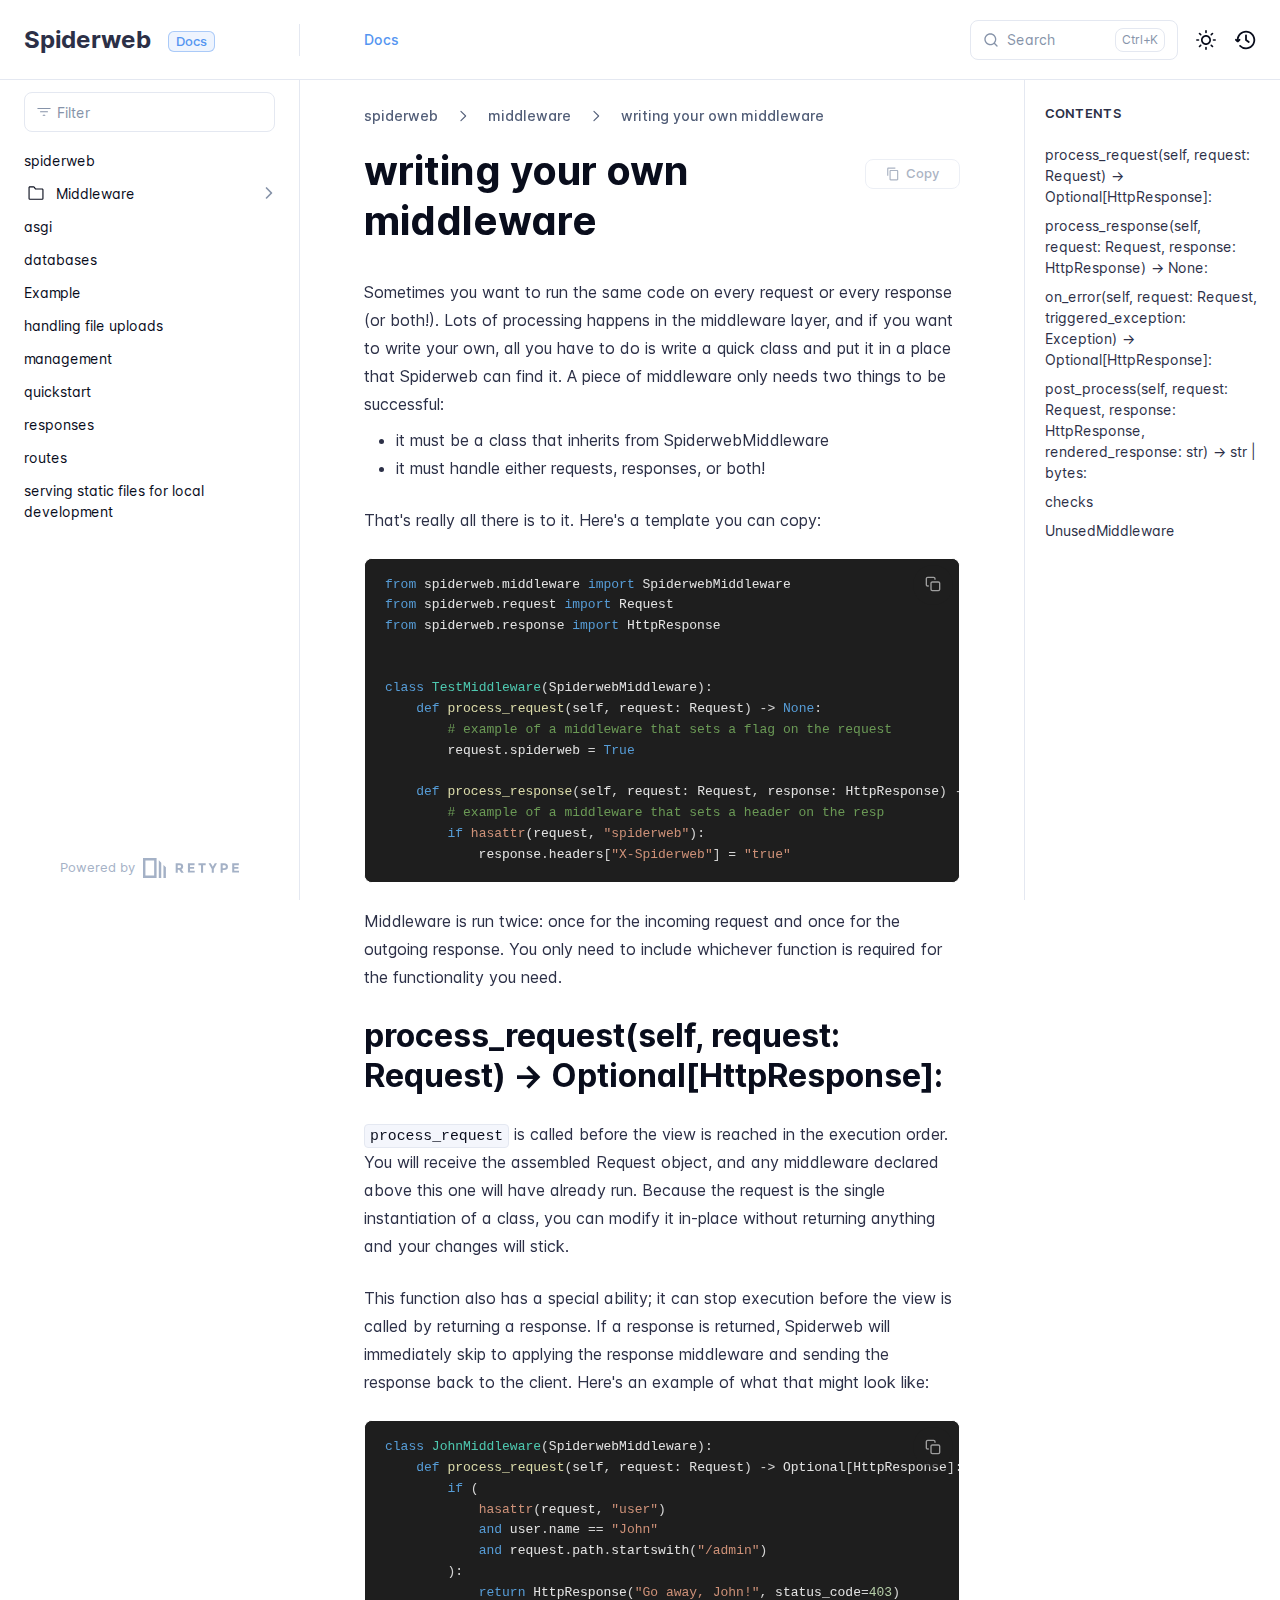
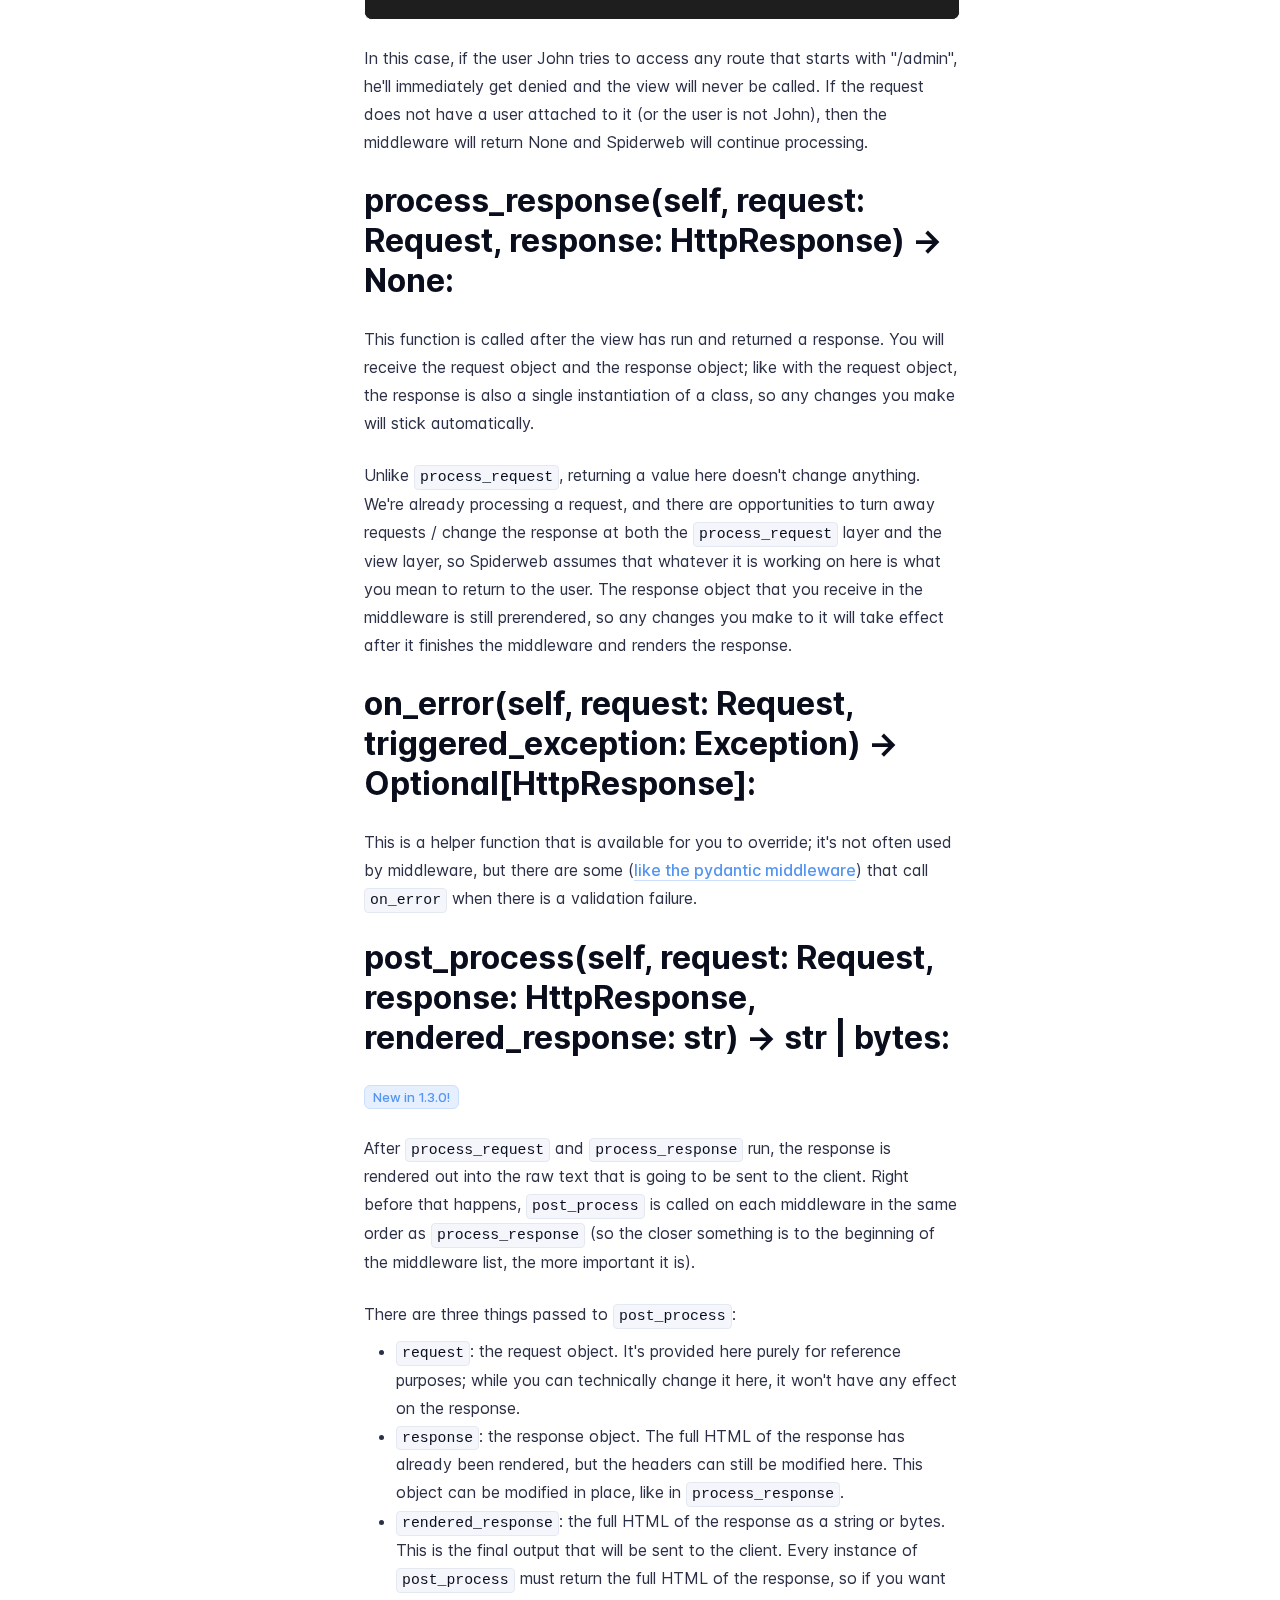
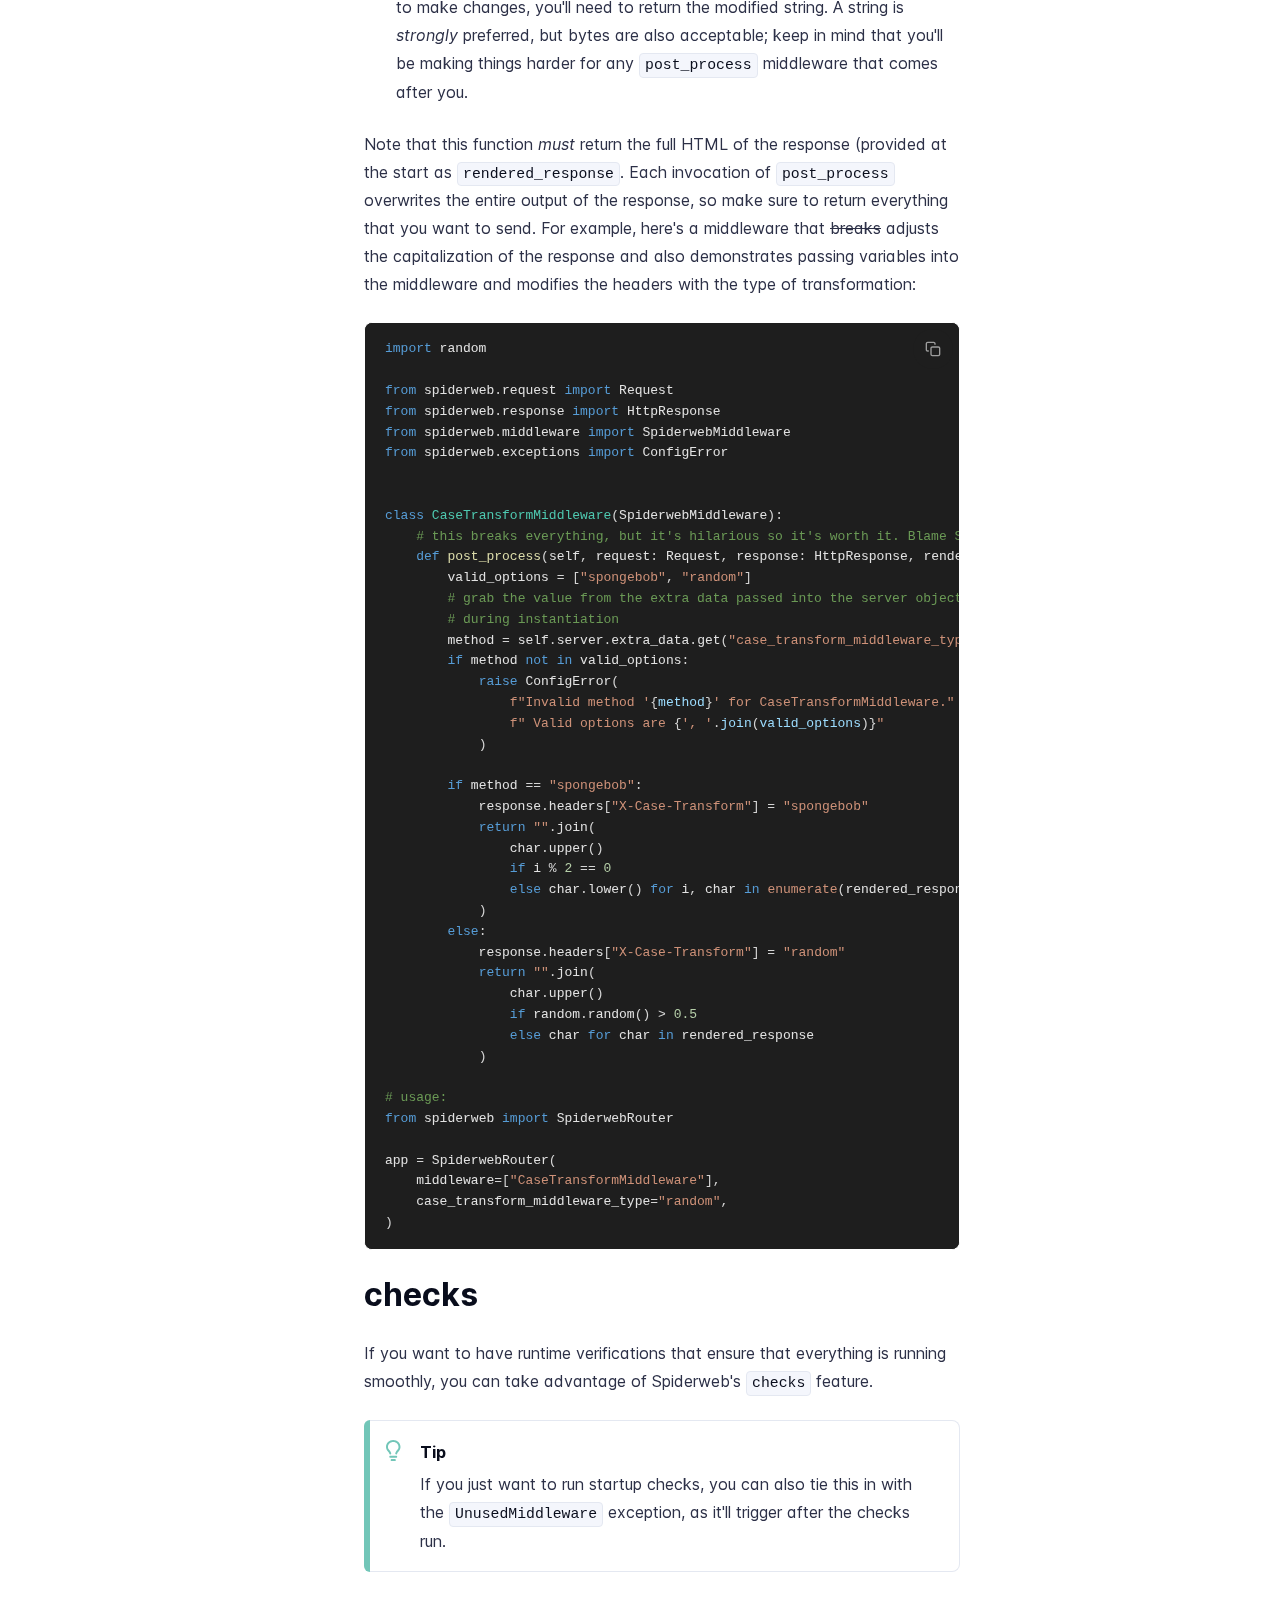
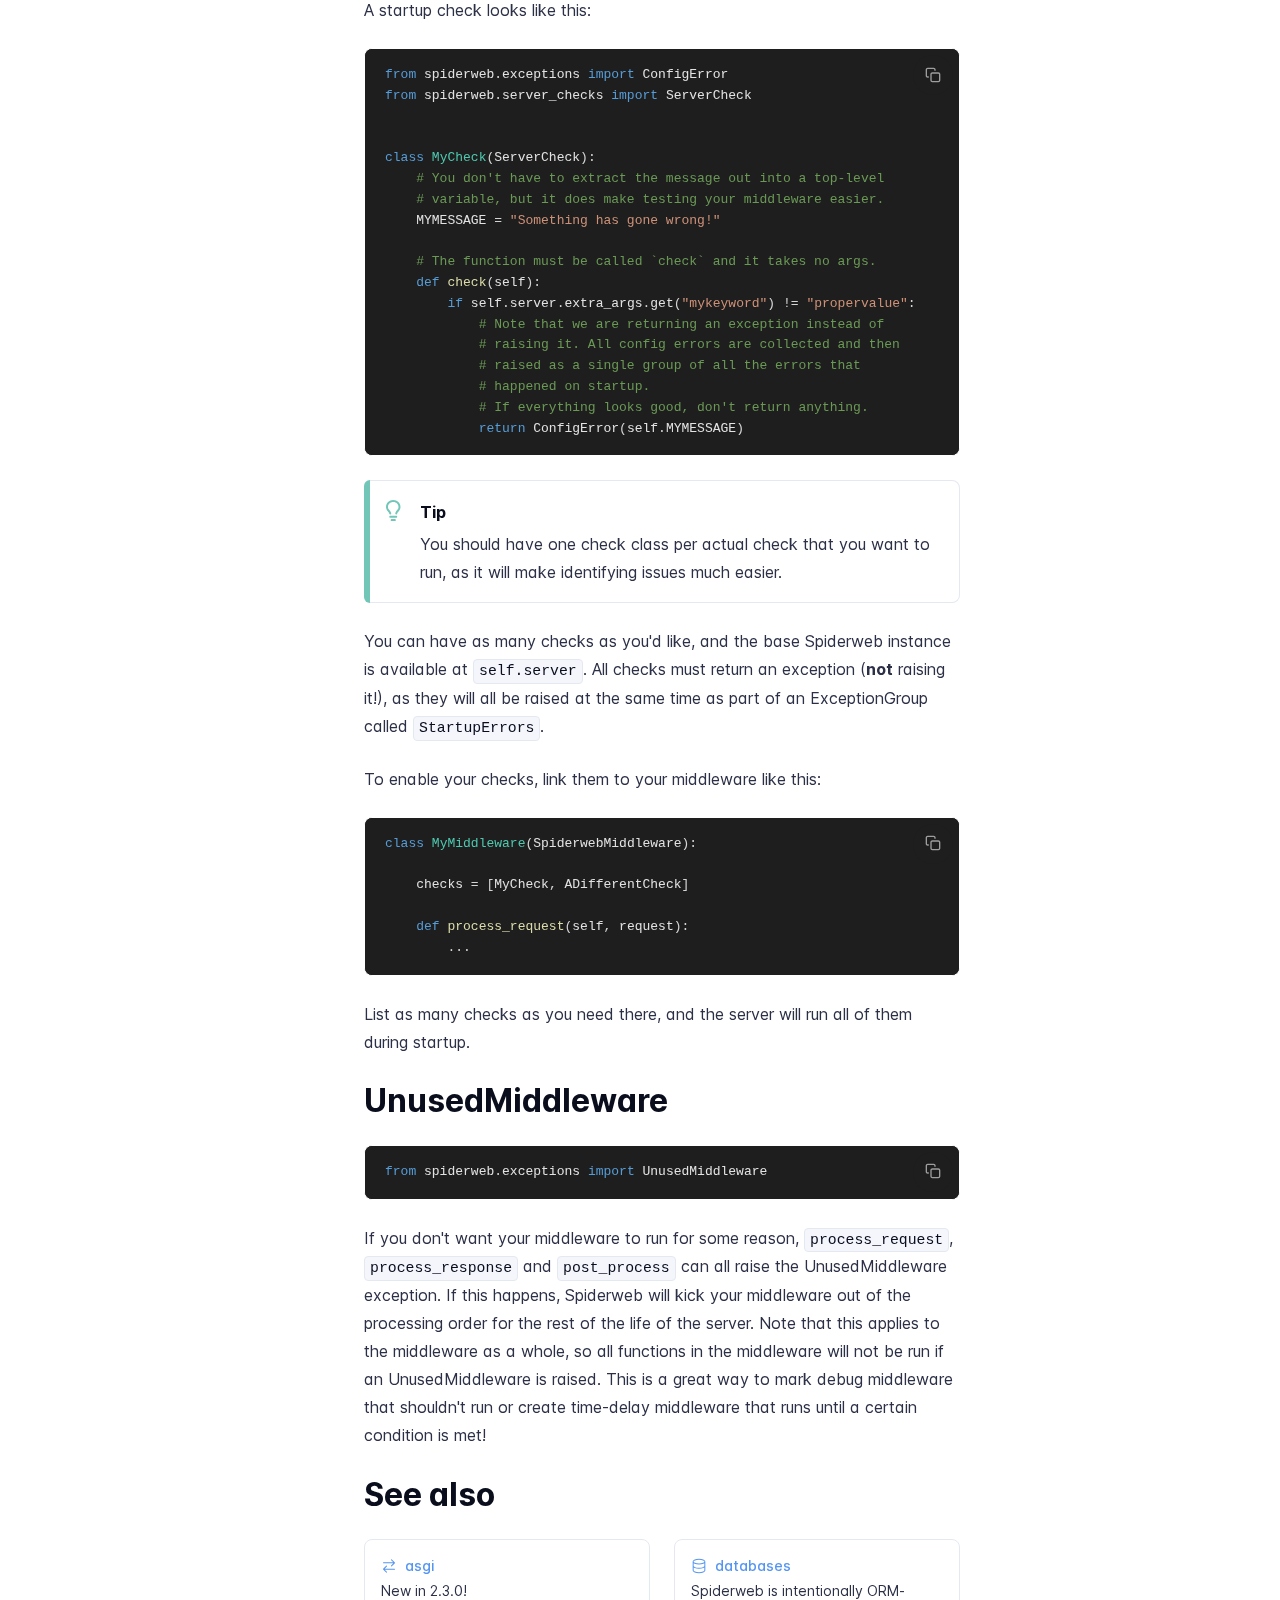
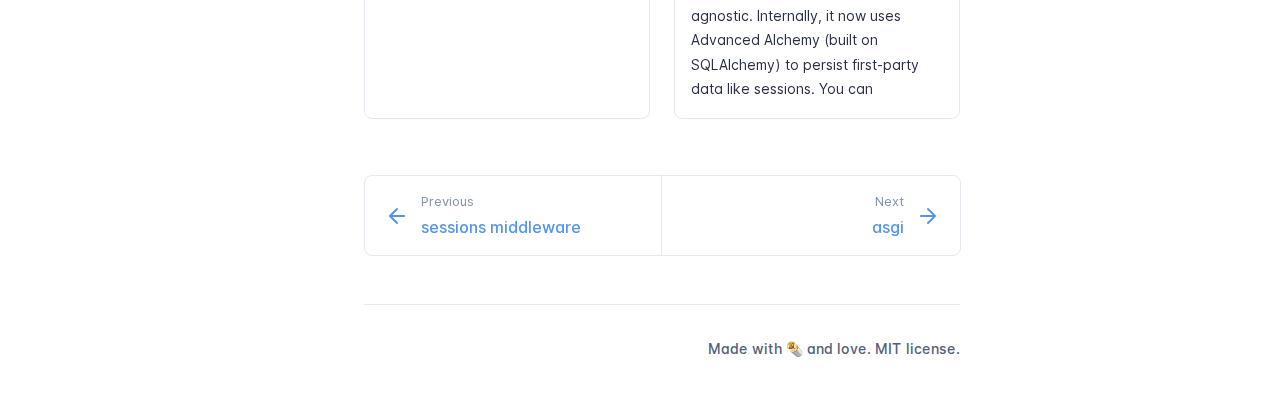
<file: middleware/custom_middleware/index.html>
<!DOCTYPE html>
<html lang="en" class="h-full">
<head>
    <meta charset="UTF-8">
    <meta name="viewport" content="width=device-width,initial-scale=1">
    <meta name="color-scheme" content="light dark">
    <meta name="turbo-root" content="/spiderweb">
    <meta name="turbo-cache-control" content="no-cache" data-turbo-track="reload" data-track-token="4.5.3.829713877552">

    <!-- See retype.com -->
    <meta name="generator" content="Retype 4.5.3">

    <!-- Primary Meta Tags -->
    <title>writing your own middleware</title>
    <meta name="title" content="writing your own middleware">
    <meta name="description" content="Sometimes you want to run the same code on every request or every response (or both!). Lots of processing happens in the middleware layer, and if you want to write your own, all you have to do is write a quick class and put it in a place that Spiderweb can find it.">

    <!-- Canonical -->
    <link rel="canonical" href="https://itsthejoker.github.io/spiderweb/middleware/custom_middleware/">
    <link rel="sitemap" type="application/xml" title="Sitemap" href="https://itsthejoker.github.io/spiderweb/sitemap.xml">

    <!-- Open Graph -->
    <meta property="og:type" content="website">
    <meta property="og:url" content="https://itsthejoker.github.io/spiderweb/middleware/custom_middleware/">
    <meta property="og:title" content="writing your own middleware">
    <meta property="og:description" content="Sometimes you want to run the same code on every request or every response (or both!). Lots of processing happens in the middleware layer, and if you want to write your own, all you have to do is write a quick class and put it in a place that Spiderweb can find it.">
    <meta property="og:site_name" content="Spiderweb">
    <meta property="og:locale" content="en_US">

    <!-- Twitter -->
    <meta name="twitter:card" content="summary_large_image">
    <meta name="twitter:url" content="https://itsthejoker.github.io/spiderweb/middleware/custom_middleware/">
    <meta name="twitter:title" content="writing your own middleware">
    <meta name="twitter:description" content="Sometimes you want to run the same code on every request or every response (or both!). Lots of processing happens in the middleware layer, and if you want to write your own, all you have to do is write a quick class and put it in a place that Spiderweb can find it.">

    <!-- Alternate Markdown -->
    <link rel="alternate" type="text/markdown" href="https://itsthejoker.github.io/spiderweb/middleware/custom_middleware.md">

    <script data-cfasync="false">(function(){var cl=document.documentElement.classList,ls=localStorage.getItem("retype_scheme"),hd=cl.contains("dark"),hl=cl.contains("light"),wm=window.matchMedia&&window.matchMedia("(prefers-color-scheme: dark)").matches;if(ls==="dark"||(!ls&&wm&&!hd&&!hl)){cl.remove("light");cl.add("dark")}else if(ls==="light"||(!ls&&!wm&&!hd&&!hl)){cl.remove("dark");cl.add("light")}})();</script>

    <link href="../../resources/css/retype.css?v=4.5.3.829713877552" rel="stylesheet">

    <script data-cfasync="false" src="../../resources/js/config.js?v=4.5.3.829713877552" data-turbo-eval="false" defer></script>
    <script data-cfasync="false" src="../../resources/js/retype.js?v=4.5.3" data-turbo-eval="false" defer></script>
    <script id="lunr-js" data-cfasync="false" src="../../resources/js/lunr.js?v=4.5.3.829713877552" data-turbo-eval="false" defer></script>
    <script id="prism-js" data-cfasync="false" src="../../resources/js/prism.js?v=4.5.3.829713877552" defer></script>
</head>
<body>
    <div id="retype-app" class="relative text-base antialiased text-base-text bg-base-bg font-body">
    <div class="absolute bottom-0 left-0" style="top: 5rem; right: 50%"></div>

    <header id="retype-header" class="sticky top-0 z-30 flex w-full h-16 bg-header-bg border-b border-header-border md:h-20">
        <div class="container relative flex items-center justify-between pr-6 grow md:justify-start">
            <!-- Mobile menu button skeleton -->
            <button v-cloak class="skeleton retype-mobile-menu-button flex items-center justify-center shrink-0 overflow-hidden dark:text-white focus:outline-hidden rounded-full w-10 h-10 ml-3.5 md:hidden"><svg xmlns="http://www.w3.org/2000/svg" class="mb-px shrink-0" width="24" height="24" viewBox="0 0 24 24" role="presentation" style="margin-bottom: 0px;"><g fill="currentColor"><path d="M2 4h20v2H2zM2 11h20v2H2zM2 18h20v2H2z"></path></g></svg></button>
            <div v-cloak id="retype-sidebar-left-toggle-button"></div>
    
            <!-- Logo -->
            <div class="flex items-center justify-between h-full py-2 md:w-75">
                <div class="flex items-center px-2 md:px-6">
                    <a id="retype-branding-logo" href="https://itsthejoker.github.io/spiderweb/" class="flex items-center leading-snug text-2xl">
                        <span class="dark:text-white font-bold line-clamp-1 md:line-clamp-2">Spiderweb</span>
                    </a><span id="retype-branding-label" class="inline-flex mt-1 px-2 py-1 ml-4 text-xs font-medium leading-none items-center rounded-md bg-branding-label-bg text-branding-label-text ring-1 ring-branding-label-border ring-inset md:inline-block">Docs</span>
                </div>
    
                <span class="hidden h-8 border-r md:inline-block border-base-border"></span>
            </div>
    
            <div class="flex justify-between md:grow">
                <!-- Top Nav -->
                <nav id="retype-header-nav" class="hidden md:flex">
                    <ul class="flex flex-col mb-4 md:pl-16 md:mb-0 md:flex-row md:items-center">
                        <li class="mr-6">
                            <a class="py-2 md:mb-0 inline-flex items-center text-sm whitespace-nowrap transition-colors duration-200 ease-linear md:text-header-text font-header-text hover:text-header-text-hover" href="/docs">Docs</a>
                        </li>
    
                    </ul>
                </nav>
    
                <div v-cloak class="flex justify-end grow">
                    <div id="retype-mobile-search-button"></div>
                    <doc-search-desktop></doc-search-desktop>
    
                    <doc-theme-switch class="lg:ml-2"></doc-theme-switch>
                    <doc-history></doc-history>
                </div>
            </div>
        </div>
    </header>


    <div id="retype-container" class="container relative flex bg-white">
        <!-- Sidebar Skeleton -->
        <div v-cloak class="fixed flex flex-col shrink-0 duration-300 ease-in-out bg-sidebar-left-bg border-sidebar-left-border sidebar top-20 w-75 border-r h-screen md:sticky transition-transform skeleton">
        
            <div class="flex items-center h-16 px-6">
                <input id="retype-filter-input-mock" class="w-full h-10 pl-8 px-3 py-2 transition-colors duration-200 ease-linear bg-filter-bg border border-filter-border rounded-lg shadow-none md:text-sm hover:border-filter-border-hover focus:outline-hidden focus:border-filter-border-focus placeholder-filter-placeholder" type="text">
            </div>
        
            <div class="pl-6 mt-1 mb-4">
                <div class="w-32 h-3 mb-4 bg-skeleton-bg rounded-full loading"></div>
                <div class="w-48 h-3 mb-4 bg-skeleton-bg rounded-full loading"></div>
                <div class="w-40 h-3 mb-4 bg-skeleton-bg rounded-full loading"></div>
                <div class="w-32 h-3 mb-4 bg-skeleton-bg rounded-full loading"></div>
                <div class="w-48 h-3 mb-4 bg-skeleton-bg rounded-full loading"></div>
                <div class="w-40 h-3 mb-4 bg-skeleton-bg rounded-full loading"></div>
            </div>
        
            <div class="shrink-0 mt-auto bg-transparent dark:border-base-border">
                <a class="flex items-center justify-center flex-nowrap h-16 text-gray-350 dark:text-dark-400 hover:text-gray-600 dark:hover:text-dark-300 transition-colors duration-150 ease-in docs-powered-by" target="_blank" href="https://retype.com/" rel="noopener">
                    <span class="text-xs whitespace-nowrap">Powered by</span>
                    <svg xmlns="http://www.w3.org/2000/svg" class="ml-2" fill="currentColor" width="96" height="20" overflow="visible"><path d="M0 0v20h13.59V0H0zm11.15 17.54H2.44V2.46h8.71v15.08zM15.8 20h2.44V4.67L15.8 2.22zM20.45 6.89V20h2.44V9.34z"/><g><path d="M40.16 8.44c0 1.49-.59 2.45-1.75 2.88l2.34 3.32h-2.53l-2.04-2.96h-1.43v2.96h-2.06V5.36h3.5c1.43 0 2.46.24 3.07.73s.9 1.27.9 2.35zm-2.48 1.1c.26-.23.38-.59.38-1.09 0-.5-.13-.84-.4-1.03s-.73-.28-1.39-.28h-1.54v2.75h1.5c.72 0 1.2-.12 1.45-.35zM51.56 5.36V7.2h-4.59v1.91h4.13v1.76h-4.13v1.92h4.74v1.83h-6.79V5.36h6.64zM60.09 7.15v7.48h-2.06V7.15h-2.61V5.36h7.28v1.79h-2.61zM70.81 14.64h-2.06v-3.66l-3.19-5.61h2.23l1.99 3.45 1.99-3.45H74l-3.19 5.61v3.66zM83.99 6.19c.65.55.97 1.4.97 2.55s-.33 1.98-1 2.51-1.68.8-3.04.8h-1.23v2.59h-2.06V5.36h3.26c1.42 0 2.45.28 3.1.83zm-1.51 3.65c.25-.28.37-.69.37-1.22s-.16-.92-.48-1.14c-.32-.23-.82-.34-1.5-.34H79.7v3.12h1.38c.68 0 1.15-.14 1.4-.42zM95.85 5.36V7.2h-4.59v1.91h4.13v1.76h-4.13v1.92H96v1.83h-6.79V5.36h6.64z"/></g></svg>
                </a>
            </div>
        </div>
        
        <!-- Sidebar component -->
        <doc-sidebar v-cloak>
            <template #sidebar-footer>
                <div class="shrink-0 mt-auto border-t md:bg-transparent md:border-none dark:border-base-border">
        
                    <div class="py-3 px-6 md:hidden border-b dark:border-base-border">
                        <nav>
                            <ul class="flex flex-wrap justify-center items-center">
                                <li class="mr-6">
                                    <a class="block py-1 inline-flex items-center text-sm whitespace-nowrap transition-colors duration-200 ease-linear md:text-header-text font-header-text hover:text-header-text-hover" href="/docs">Docs</a>
                                </li>
        
                            </ul>
                        </nav>
                    </div>
        
                    <a class="flex items-center justify-center flex-nowrap h-16 text-gray-350 dark:text-dark-400 hover:text-gray-600 dark:hover:text-dark-300 transition-colors duration-150 ease-in docs-powered-by" target="_blank" href="https://retype.com/" rel="noopener">
                        <span class="text-xs whitespace-nowrap">Powered by</span>
                        <svg xmlns="http://www.w3.org/2000/svg" class="ml-2" fill="currentColor" width="96" height="20" overflow="visible"><path d="M0 0v20h13.59V0H0zm11.15 17.54H2.44V2.46h8.71v15.08zM15.8 20h2.44V4.67L15.8 2.22zM20.45 6.89V20h2.44V9.34z"/><g><path d="M40.16 8.44c0 1.49-.59 2.45-1.75 2.88l2.34 3.32h-2.53l-2.04-2.96h-1.43v2.96h-2.06V5.36h3.5c1.43 0 2.46.24 3.07.73s.9 1.27.9 2.35zm-2.48 1.1c.26-.23.38-.59.38-1.09 0-.5-.13-.84-.4-1.03s-.73-.28-1.39-.28h-1.54v2.75h1.5c.72 0 1.2-.12 1.45-.35zM51.56 5.36V7.2h-4.59v1.91h4.13v1.76h-4.13v1.92h4.74v1.83h-6.79V5.36h6.64zM60.09 7.15v7.48h-2.06V7.15h-2.61V5.36h7.28v1.79h-2.61zM70.81 14.64h-2.06v-3.66l-3.19-5.61h2.23l1.99 3.45 1.99-3.45H74l-3.19 5.61v3.66zM83.99 6.19c.65.55.97 1.4.97 2.55s-.33 1.98-1 2.51-1.68.8-3.04.8h-1.23v2.59h-2.06V5.36h3.26c1.42 0 2.45.28 3.1.83zm-1.51 3.65c.25-.28.37-.69.37-1.22s-.16-.92-.48-1.14c-.32-.23-.82-.34-1.5-.34H79.7v3.12h1.38c.68 0 1.15-.14 1.4-.42zM95.85 5.36V7.2h-4.59v1.91h4.13v1.76h-4.13v1.92H96v1.83h-6.79V5.36h6.64z"/></g></svg>
                    </a>
                </div>
            </template>
        </doc-sidebar>

        <div class="grow min-w-0 bg-body-bg">
            <!-- Render "toolbar" template here on api pages --><!-- Render page content -->
<div class="flex">
    <div id="retype-main" class="min-w-0 p-4 grow md:px-16">
        <main class="relative pb-12 lg:pt-2">
            <div class="relative retype-markdown" id="retype-content">
                <!-- Rendered if sidebar right is enabled -->
                <div id="retype-sidebar-right-toggle"></div>
                <nav id="retype-breadcrumb" class="breadcrumb" aria-label="Breadcrumb">
                    <ol role="list">
                        <li class="pr-4">
                            <a href="../../" class="pr-4">
                                spiderweb
                            </a>
                            <svg xmlns="http://www.w3.org/2000/svg" fill="currentColor" width="18" height="18" viewBox="0 0 24 24" aria-hidden="true">
                                <path d="M8.72 18.78a.75.75 0 0 1 0-1.06L14.44 12 8.72 6.28a.751.751 0 0 1 .018-1.042.751.751 0 0 1 1.042-.018l6.25 6.25a.75.75 0 0 1 0 1.06l-6.25 6.25a.75.75 0 0 1-1.06 0Z"/>
                            </svg>
                        </li>
                        <li class="pr-4">
                            <a href="../../middleware/" class="pr-4">
                                middleware
                            </a>
                            <svg xmlns="http://www.w3.org/2000/svg" fill="currentColor" width="18" height="18" viewBox="0 0 24 24" aria-hidden="true">
                                <path d="M8.72 18.78a.75.75 0 0 1 0-1.06L14.44 12 8.72 6.28a.751.751 0 0 1 .018-1.042.751.751 0 0 1 1.042-.018l6.25 6.25a.75.75 0 0 1 0 1.06l-6.25 6.25a.75.75 0 0 1-1.06 0Z"/>
                            </svg>
                        </li>
                        <li class="pr-4">
                            <a href="../../middleware/custom_middleware/" class="pr-4">
                                writing your own middleware
                            </a>
                        </li>
                    </ol>
                </nav>

                <doc-page-actions></doc-page-actions>

                <!-- Page content  -->
<h1 id="writing-your-own-middleware">writing your own middleware</h1>
<p>Sometimes you want to run the same code on every request or every response (or both!). Lots of processing happens in the middleware layer, and if you want to write your own, all you have to do is write a quick class and put it in a place that Spiderweb can find it. A piece of middleware only needs two things to be successful:</p>
<ul>
<li>it must be a class that inherits from SpiderwebMiddleware</li>
<li>it must handle either requests, responses, or both!</li>
</ul>
<p>That&#x27;s really all there is to it. Here&#x27;s a template you can copy:</p>
<div id="writing-your-own-middleware-code-1" class="codeblock-wrapper"><doc-codeblock>
<pre translate="no" class="language-python"><code v-pre class="language-python">from spiderweb.middleware import SpiderwebMiddleware
from spiderweb.request import Request
from spiderweb.response import HttpResponse


class TestMiddleware(SpiderwebMiddleware):
    def process_request(self, request: Request) -&gt; None:
        # example of a middleware that sets a flag on the request
        request.spiderweb = True

    def process_response(self, request: Request, response: HttpResponse) -&gt; None:
        # example of a middleware that sets a header on the resp
        if hasattr(request, &quot;spiderweb&quot;):
            response.headers[&quot;X-Spiderweb&quot;] = &quot;true&quot;</code></pre>
</doc-codeblock></div>
<p>Middleware is run twice: once for the incoming request and once for the outgoing response. You only need to include whichever function is required for the functionality you need.</p>
<h2 id="process_requestself-request-request---optionalhttpresponse">process_request(self, request: Request) -&gt; Optional[HttpResponse]:</h2>
<p><code translate="no" v-pre>process_request</code> is called before the view is reached in the execution order. You will receive the assembled Request object, and any middleware declared above this one will have already run. Because the request is the single instantiation of a class, you can modify it in-place without returning anything and your changes will stick.</p>
<p>This function also has a special ability; it can stop execution before the view is called by returning a response. If a response is returned, Spiderweb will immediately skip to applying the response middleware and sending the response back to the client. Here&#x27;s an example of what that might look like:</p>
<div id="process_requestself-request-request---optionalhttpresponse-code-1" class="codeblock-wrapper"><doc-codeblock>
<pre translate="no" class="language-python"><code v-pre class="language-python">class JohnMiddleware(SpiderwebMiddleware):
    def process_request(self, request: Request) -&gt; Optional[HttpResponse]:
        if (
            hasattr(request, &quot;user&quot;)
            and user.name == &quot;John&quot;
            and request.path.startswith(&quot;/admin&quot;)
        ):
            return HttpResponse(&quot;Go away, John!&quot;, status_code=403)</code></pre>
</doc-codeblock></div>
<p>In this case, if the user John tries to access any route that starts with &quot;/admin&quot;, he&#x27;ll immediately get denied and the view will never be called. If the request does not have a user attached to it (or the user is not John), then the middleware will return None and Spiderweb will continue processing.</p>
<h2 id="process_responseself-request-request-response-httpresponse---none">process_response(self, request: Request, response: HttpResponse) -&gt; None:</h2>
<p>This function is called after the view has run and returned a response. You will receive the request object and the response object; like with the request object, the response is also a single instantiation of a class, so any changes you make will stick automatically.</p>
<p>Unlike <code translate="no" v-pre>process_request</code>, returning a value here doesn&#x27;t change anything. We&#x27;re already processing a request, and there are opportunities to turn away requests / change the response at both the <code translate="no" v-pre>process_request</code> layer and the view layer, so Spiderweb assumes that whatever it is working on here is what you mean to return to the user. The response object that you receive in the middleware is still prerendered, so any changes you make to it will take effect after it finishes the middleware and renders the response.</p>
<h2 id="on_errorself-request-request-triggered_exception-exception---optionalhttpresponse">on_error(self, request: Request, triggered_exception: Exception) -&gt; Optional[HttpResponse]:</h2>
<p>This is a helper function that is available for you to override; it&#x27;s not often used by middleware, but there are some (<a href="middleware/pydantic.md">like the pydantic middleware</a>) that call <code translate="no" v-pre>on_error</code> when there is a validation failure.</p>
<h2 id="post_processself-request-request-response-httpresponse-rendered_response-str---str--bytes">post_process(self, request: Request, response: HttpResponse, rendered_response: str) -&gt; str | bytes:</h2>
<p><span class="no-link inline-flex align-middle items-center justify-center font-medium leading-none whitespace-nowrap text-badge-primary-text bg-badge-primary border border-badge-primary-border h-6 px-2 text-xs rounded-md">
    <span>New in 1.3.0!</span>
</span></p>
<p>After <code translate="no" v-pre>process_request</code> and <code translate="no" v-pre>process_response</code> run, the response is rendered out into the raw text that is going to be sent to the client. Right before that happens, <code translate="no" v-pre>post_process</code> is called on each middleware in the same order as <code translate="no" v-pre>process_response</code> (so the closer something is to the beginning of the middleware list, the more important it is).</p>
<p>There are three things passed to <code translate="no" v-pre>post_process</code>:</p>
<ul>
<li><code translate="no" v-pre>request</code>: the request object. It&#x27;s provided here purely for reference purposes; while you can technically change it here, it won&#x27;t have any effect on the response.</li>
<li><code translate="no" v-pre>response</code>: the response object. The full HTML of the response has already been rendered, but the headers can still be modified here. This object can be modified in place, like in <code translate="no" v-pre>process_response</code>.</li>
<li><code translate="no" v-pre>rendered_response</code>: the full HTML of the response as a string or bytes. This is the final output that will be sent to the client. Every instance of <code translate="no" v-pre>post_process</code> must return the full HTML of the response, so if you want to make changes, you&#x27;ll need to return the modified string. A string is <em>strongly</em> preferred, but bytes are also acceptable; keep in mind that you&#x27;ll be making things harder for any <code translate="no" v-pre>post_process</code> middleware that comes after you.</li>
</ul>
<p>Note that this function <em>must</em> return the full HTML of the response (provided at the start as <code translate="no" v-pre>rendered_response</code>. Each invocation of <code translate="no" v-pre>post_process</code> overwrites the entire output of the response, so make sure to return everything that you want to send. For example, here&#x27;s a middleware that <del>breaks</del> adjusts the capitalization of the response and also demonstrates passing variables into the middleware and modifies the headers with the type of transformation:</p>
<div id="post_processself-request-request-response-httpresponse-rendered_response-str---str--bytes-code-1" class="codeblock-wrapper"><doc-codeblock>
<pre translate="no" class="language-python"><code v-pre class="language-python">import random

from spiderweb.request import Request
from spiderweb.response import HttpResponse
from spiderweb.middleware import SpiderwebMiddleware
from spiderweb.exceptions import ConfigError


class CaseTransformMiddleware(SpiderwebMiddleware):
    # this breaks everything, but it's hilarious so it's worth it. Blame Sam.
    def post_process(self, request: Request, response: HttpResponse, rendered_response: str) -&gt; str:
        valid_options = [&quot;spongebob&quot;, &quot;random&quot;]
        # grab the value from the extra data passed into the server object
        # during instantiation
        method = self.server.extra_data.get(&quot;case_transform_middleware_type&quot;, &quot;spongebob&quot;)
        if method not in valid_options:
            raise ConfigError(
                f&quot;Invalid method '{method}' for CaseTransformMiddleware.&quot;
                f&quot; Valid options are {', '.join(valid_options)}&quot;
            )

        if method == &quot;spongebob&quot;:
            response.headers[&quot;X-Case-Transform&quot;] = &quot;spongebob&quot;
            return &quot;&quot;.join(
                char.upper() 
                if i % 2 == 0 
                else char.lower() for i, char in enumerate(rendered_response)
            )
        else:
            response.headers[&quot;X-Case-Transform&quot;] = &quot;random&quot;
            return &quot;&quot;.join(
                char.upper() 
                if random.random() &gt; 0.5 
                else char for char in rendered_response
            )

# usage:
from spiderweb import SpiderwebRouter

app = SpiderwebRouter(
    middleware=[&quot;CaseTransformMiddleware&quot;],
    case_transform_middleware_type=&quot;random&quot;,
)</code></pre>
</doc-codeblock></div>
<h2 id="checks">checks</h2>
<p>If you want to have runtime verifications that ensure that everything is running smoothly, you can take advantage of Spiderweb&#x27;s <code translate="no" v-pre>checks</code> feature.</p>
<div class="flex mb-6">
    <div class="shrink-0 w-1.5 rounded-tl-lg rounded-bl-lg bg-callout-tip"></div>
    <div class="flex w-full py-4 border border-l-0 rounded-tr-lg rounded-br-lg doc-callout bg-callout-base-bg border-callout-base-border" role="alert">
        <div class="flex items-center ml-4 h-7">
            <svg xmlns="http://www.w3.org/2000/svg" class="block text-callout-tip" width="22" height="22" viewBox="0 0 24 24" role="presentation">
                <g fill="currentColor"><g>
                    <path d="M7.90625 2.15625C4.50944 2.15625 2.15625 4.58563 2.15625 7.54688C2.15625 8.96138 2.76575 9.88281 3.57075 10.8589L3.87837 11.2226C4.19894 11.6021 4.554 12.0218 4.84581 12.4416C5.25406 13.0324 5.61775 13.7296 5.7385 14.5834C5.76728 14.8608 5.68746 15.1386 5.51579 15.3583C5.34413 15.5781 5.09399 15.7228 4.8179 15.7621C4.5418 15.8013 4.26124 15.7321 4.03512 15.5689C3.809 15.4056 3.65493 15.1612 3.60525 14.8867C3.54775 14.4814 3.37094 14.1004 3.07338 13.6692C2.8306 13.3302 2.57055 13.0039 2.29425 12.6917C2.1735 12.5479 2.04556 12.397 1.909 12.2317C1.00769 11.1406 0 9.72613 0 7.54688C0 3.32062 3.39681 0 7.90625 0C12.4157 0 15.8125 3.32062 15.8125 7.54688C15.8125 9.72613 14.8048 11.1406 13.9035 12.2317C13.7669 12.397 13.639 12.5479 13.5183 12.6903C13.2207 13.0424 12.9677 13.3414 12.7406 13.6692C12.4416 14.1004 12.2662 14.4814 12.2087 14.8867C12.1557 15.1584 12.0003 15.3994 11.7747 15.5598C11.5492 15.7202 11.2706 15.7879 10.9965 15.7488C10.7225 15.7096 10.474 15.5667 10.3023 15.3496C10.1306 15.1325 10.0489 14.8577 10.074 14.582C10.1948 13.7296 10.5584 13.0324 10.9667 12.4416C11.2585 12.0218 11.6136 11.6021 11.9341 11.2226C12.0419 11.0961 12.1454 10.9739 12.2403 10.8589C13.0468 9.88281 13.6562 8.96138 13.6562 7.54688C13.6562 4.58563 11.3031 2.15625 7.90625 2.15625ZM4.67188 17.25H11.1406C11.4266 17.25 11.7008 17.3636 11.903 17.5658C12.1052 17.768 12.2188 18.0422 12.2188 18.3281C12.2188 18.6141 12.1052 18.8883 11.903 19.0905C11.7008 19.2927 11.4266 19.4062 11.1406 19.4062H4.67188C4.38594 19.4062 4.11171 19.2927 3.90953 19.0905C3.70734 18.8883 3.59375 18.6141 3.59375 18.3281C3.59375 18.0422 3.70734 17.768 3.90953 17.5658C4.11171 17.3636 4.38594 17.25 4.67188 17.25ZM5.03125 21.9219C5.03125 21.6359 5.14484 21.3617 5.34703 21.1595C5.54921 20.9573 5.82344 20.8438 6.10938 20.8438H9.70312C9.98906 20.8438 10.2633 20.9573 10.4655 21.1595C10.6677 21.3617 10.7812 21.6359 10.7812 21.9219C10.7812 22.2078 10.6677 22.482 10.4655 22.6842C10.2633 22.8864 9.98906 23 9.70312 23H6.10938C5.82344 23 5.54921 22.8864 5.34703 22.6842C5.14484 22.482 5.03125 22.2078 5.03125 21.9219Z" />
                </g></g>
            </svg>
        </div>
        <div class="pr-5 ml-3 w-full">
            <h5>Tip</h5>
<p>If you just want to run startup checks, you can also tie this in with the <code translate="no" v-pre>UnusedMiddleware</code> exception, as it&#x27;ll trigger after the checks run.</p>
        </div>
    </div>
</div>
<p>A startup check looks like this:</p>
<div id="checks-code-1" class="codeblock-wrapper"><doc-codeblock>
<pre translate="no" class="language-python"><code v-pre class="language-python">from spiderweb.exceptions import ConfigError
from spiderweb.server_checks import ServerCheck


class MyCheck(ServerCheck):
    # You don't have to extract the message out into a top-level
    # variable, but it does make testing your middleware easier.
    MYMESSAGE = &quot;Something has gone wrong!&quot;

    # The function must be called `check` and it takes no args.
    def check(self):
        if self.server.extra_args.get(&quot;mykeyword&quot;) != &quot;propervalue&quot;:
            # Note that we are returning an exception instead of
            # raising it. All config errors are collected and then
            # raised as a single group of all the errors that
            # happened on startup.
            # If everything looks good, don't return anything.
            return ConfigError(self.MYMESSAGE)</code></pre>
</doc-codeblock></div>
<div class="flex mb-6">
    <div class="shrink-0 w-1.5 rounded-tl-lg rounded-bl-lg bg-callout-tip"></div>
    <div class="flex w-full py-4 border border-l-0 rounded-tr-lg rounded-br-lg doc-callout bg-callout-base-bg border-callout-base-border" role="alert">
        <div class="flex items-center ml-4 h-7">
            <svg xmlns="http://www.w3.org/2000/svg" class="block text-callout-tip" width="22" height="22" viewBox="0 0 24 24" role="presentation">
                <g fill="currentColor"><g>
                    <path d="M7.90625 2.15625C4.50944 2.15625 2.15625 4.58563 2.15625 7.54688C2.15625 8.96138 2.76575 9.88281 3.57075 10.8589L3.87837 11.2226C4.19894 11.6021 4.554 12.0218 4.84581 12.4416C5.25406 13.0324 5.61775 13.7296 5.7385 14.5834C5.76728 14.8608 5.68746 15.1386 5.51579 15.3583C5.34413 15.5781 5.09399 15.7228 4.8179 15.7621C4.5418 15.8013 4.26124 15.7321 4.03512 15.5689C3.809 15.4056 3.65493 15.1612 3.60525 14.8867C3.54775 14.4814 3.37094 14.1004 3.07338 13.6692C2.8306 13.3302 2.57055 13.0039 2.29425 12.6917C2.1735 12.5479 2.04556 12.397 1.909 12.2317C1.00769 11.1406 0 9.72613 0 7.54688C0 3.32062 3.39681 0 7.90625 0C12.4157 0 15.8125 3.32062 15.8125 7.54688C15.8125 9.72613 14.8048 11.1406 13.9035 12.2317C13.7669 12.397 13.639 12.5479 13.5183 12.6903C13.2207 13.0424 12.9677 13.3414 12.7406 13.6692C12.4416 14.1004 12.2662 14.4814 12.2087 14.8867C12.1557 15.1584 12.0003 15.3994 11.7747 15.5598C11.5492 15.7202 11.2706 15.7879 10.9965 15.7488C10.7225 15.7096 10.474 15.5667 10.3023 15.3496C10.1306 15.1325 10.0489 14.8577 10.074 14.582C10.1948 13.7296 10.5584 13.0324 10.9667 12.4416C11.2585 12.0218 11.6136 11.6021 11.9341 11.2226C12.0419 11.0961 12.1454 10.9739 12.2403 10.8589C13.0468 9.88281 13.6562 8.96138 13.6562 7.54688C13.6562 4.58563 11.3031 2.15625 7.90625 2.15625ZM4.67188 17.25H11.1406C11.4266 17.25 11.7008 17.3636 11.903 17.5658C12.1052 17.768 12.2188 18.0422 12.2188 18.3281C12.2188 18.6141 12.1052 18.8883 11.903 19.0905C11.7008 19.2927 11.4266 19.4062 11.1406 19.4062H4.67188C4.38594 19.4062 4.11171 19.2927 3.90953 19.0905C3.70734 18.8883 3.59375 18.6141 3.59375 18.3281C3.59375 18.0422 3.70734 17.768 3.90953 17.5658C4.11171 17.3636 4.38594 17.25 4.67188 17.25ZM5.03125 21.9219C5.03125 21.6359 5.14484 21.3617 5.34703 21.1595C5.54921 20.9573 5.82344 20.8438 6.10938 20.8438H9.70312C9.98906 20.8438 10.2633 20.9573 10.4655 21.1595C10.6677 21.3617 10.7812 21.6359 10.7812 21.9219C10.7812 22.2078 10.6677 22.482 10.4655 22.6842C10.2633 22.8864 9.98906 23 9.70312 23H6.10938C5.82344 23 5.54921 22.8864 5.34703 22.6842C5.14484 22.482 5.03125 22.2078 5.03125 21.9219Z" />
                </g></g>
            </svg>
        </div>
        <div class="pr-5 ml-3 w-full">
            <h5>Tip</h5>
<p>You should have one check class per actual check that you want to run, as it will make identifying  issues much easier.</p>
        </div>
    </div>
</div>
<p>You can have as many checks as you&#x27;d like, and the base Spiderweb instance is available at <code translate="no" v-pre>self.server</code>. All checks must return an exception (<strong>not</strong> raising it!), as they will all be raised at the same time as part of an ExceptionGroup called <code translate="no" v-pre>StartupErrors</code>.</p>
<p>To enable your checks, link them to your middleware like this:</p>
<div id="checks-code-2" class="codeblock-wrapper"><doc-codeblock>
<pre translate="no" class="language-python"><code v-pre class="language-python">class MyMiddleware(SpiderwebMiddleware):
    
    checks = [MyCheck, ADifferentCheck]

    def process_request(self, request):
        ...</code></pre>
</doc-codeblock></div>
<p>List as many checks as you need there, and the server will run all of them during startup.</p>
<h2 id="unusedmiddleware">UnusedMiddleware</h2>
<div id="unusedmiddleware-code-1" class="codeblock-wrapper"><doc-codeblock>
<pre translate="no" class="language-python"><code v-pre class="language-python">from spiderweb.exceptions import UnusedMiddleware</code></pre>
</doc-codeblock></div>
<p>If you don&#x27;t want your middleware to run for some reason, <code translate="no" v-pre>process_request</code>, <code translate="no" v-pre>process_response</code> and <code translate="no" v-pre>post_process</code> can all raise the UnusedMiddleware exception. If this happens, Spiderweb will kick your middleware out of the processing order for the rest of the life of the server. Note that this applies to the middleware as a whole, so all functions in the middleware will not be run if an UnusedMiddleware is raised. This is a great way to mark debug middleware that shouldn&#x27;t run or create time-delay middleware that runs until a certain condition is met!</p>
<div id="retype-backlinks">
    <h2>See also</h2>
<div class="card-compact-group">
<div class="card-compact-container">
    <a href="/spiderweb/asgi/" class="group card-compact no-link">
        <div class="card-compact-body">
            <div class="card-compact-header">
                <span class="card-compact-icon inline-flex shrink-0"><svg xmlns="http://www.w3.org/2000/svg" width="20" height="20" viewBox="0 0 24 24" role="presentation" fill="currentColor"><!--icon--><path d="M7.72 21.78a.75.75 0 0 0 1.06-1.06L5.56 17.5h14.69a.75.75 0 0 0 0-1.5H5.56l3.22-3.22a.75.75 0 1 0-1.06-1.06l-4.5 4.5a.75.75 0 0 0 0 1.06l4.5 4.5Zm8.56-9.5a.75.75 0 1 1-1.06-1.06L18.44 8H3.75a.75.75 0 0 1 0-1.5h14.69l-3.22-3.22a.75.75 0 0 1 1.06-1.06l4.5 4.5a.75.75 0 0 1 0 1.06l-4.5 4.5Z"/></svg></span>
                <span class="card-compact-title">asgi</span>
            </div>
            <p class="card-compact-description">New in 2.3.0!</p>
        </div>
    </a>
</div>
<div class="card-compact-container">
    <a href="/spiderweb/db/" class="group card-compact no-link">
        <div class="card-compact-body">
            <div class="card-compact-header">
                <span class="card-compact-icon inline-flex shrink-0"><svg xmlns="http://www.w3.org/2000/svg" width="20" height="20" viewBox="0 0 24 24" role="presentation" fill="currentColor"><!--icon--><path d="M12 1.25c2.487 0 4.773.402 6.466 1.079.844.337 1.577.758 2.112 1.264.536.507.922 1.151.922 1.907v12.987l-.026.013h.026c0 .756-.386 1.4-.922 1.907-.535.506-1.268.927-2.112 1.264-1.693.677-3.979 1.079-6.466 1.079s-4.774-.402-6.466-1.079c-.844-.337-1.577-.758-2.112-1.264C2.886 19.9 2.5 19.256 2.5 18.5h.026l-.026-.013V5.5c0-.756.386-1.4.922-1.907.535-.506 1.268-.927 2.112-1.264C7.226 1.652 9.513 1.25 12 1.25ZM4 14.371v4.116l-.013.013H4c0 .211.103.487.453.817.351.332.898.666 1.638.962 1.475.589 3.564.971 5.909.971 2.345 0 4.434-.381 5.909-.971.739-.296 1.288-.63 1.638-.962.349-.33.453-.607.453-.817h.013L20 18.487v-4.116a7.85 7.85 0 0 1-1.534.8c-1.693.677-3.979 1.079-6.466 1.079s-4.774-.402-6.466-1.079a7.843 7.843 0 0 1-1.534-.8ZM20 12V7.871a7.85 7.85 0 0 1-1.534.8C16.773 9.348 14.487 9.75 12 9.75s-4.774-.402-6.466-1.079A7.85 7.85 0 0 1 4 7.871V12c0 .21.104.487.453.817.35.332.899.666 1.638.961 1.475.59 3.564.972 5.909.972 2.345 0 4.434-.382 5.909-.972.74-.295 1.287-.629 1.638-.96.35-.33.453-.607.453-.818ZM4 5.5c0 .211.103.487.453.817.351.332.898.666 1.638.962 1.475.589 3.564.971 5.909.971 2.345 0 4.434-.381 5.909-.971.739-.296 1.288-.63 1.638-.962.349-.33.453-.607.453-.817 0-.211-.103-.487-.453-.817-.351-.332-.898-.666-1.638-.962-1.475-.589-3.564-.971-5.909-.971-2.345 0-4.434.381-5.909.971-.739.296-1.288.63-1.638.962C4.104 5.013 4 5.29 4 5.5Z"/></svg></span>
                <span class="card-compact-title">databases</span>
            </div>
            <p class="card-compact-description">Spiderweb is intentionally ORM-agnostic. Internally, it now uses Advanced Alchemy (built on SQLAlchemy) to persist first‑party data like sessions. You can</p>
        </div>
    </a>
</div>
</div>
</div>

                
                <!-- Required only on API pages -->
                <doc-toolbar-member-filter-no-results></doc-toolbar-member-filter-no-results>
            </div>
            <footer id="retype-content-footer" class="clear-both">
            
                <nav id="retype-nextprev" class="print:hidden flex mt-14">
                    <div class="w-1/2">
                        <a class="px-5 py-4 h-full flex items-center break-normal font-medium text-body-link border border-base-border hover:border-base-border-hover rounded-l-lg transition-colors duration-150 relative hover:z-5" href="../../middleware/sessions/">
                            <svg xmlns="http://www.w3.org/2000/svg" class="mr-3" width="24" height="24" viewBox="0 0 24 24" fill="currentColor" overflow="visible"><path d="M19 11H7.41l5.29-5.29a.996.996 0 10-1.41-1.41l-7 7a1 1 0 000 1.42l7 7a1.024 1.024 0 001.42-.01.996.996 0 000-1.41L7.41 13H19c.55 0 1-.45 1-1s-.45-1-1-1z" /><path fill="none" d="M0 0h24v24H0z" /></svg>
                            <span>
                                <span class="block text-xs font-normal text-base-text-muted">Previous</span>
                                <span class="block mt-1">sessions middleware</span>
                            </span>
                        </a>
                    </div>
            
                    <div class="w-1/2">
                        <a class="px-5 py-4 -mx-px h-full flex items-center justify-end break-normal font-medium text-body-link border border-base-border hover:border-base-border-hover rounded-r-lg transition-colors duration-150 relative hover:z-5" href="../../asgi/">
                            <span>
                                <span class="block text-xs font-normal text-right text-base-text-muted">Next</span>
                                <span class="block mt-1">asgi</span>
                            </span>
                            <svg xmlns="http://www.w3.org/2000/svg" class="ml-3" width="24" height="24" viewBox="0 0 24 24" fill="currentColor" overflow="visible"><path d="M19.92 12.38a1 1 0 00-.22-1.09l-7-7a.996.996 0 10-1.41 1.41l5.3 5.3H5c-.55 0-1 .45-1 1s.45 1 1 1h11.59l-5.29 5.29a.996.996 0 000 1.41c.19.2.44.3.7.3s.51-.1.71-.29l7-7c.09-.09.16-.21.21-.33z" /><path fill="none" d="M0 0h24v24H0z" /></svg>
                        </a>
                    </div>
                </nav>
            </footer>
        </main>

        <div id="retype-page-footer" class="print:border-none border-t border-base-border pt-6 mb-8">
            <footer class="flex flex-wrap items-center justify-between print:justify-center">
                <div id="retype-footer-links" class="print:hidden">
                    <ul class="flex flex-wrap items-center text-sm">
                    </ul>
                </div>
                <div id="retype-copyright" class="print:justify-center py-2 text-footer-text font-footer-link text-sm leading-relaxed"><p>Made with <span class="docs-emoji">&#x1F32F;</span> and love. MIT license.</p></div>
            </footer>
        </div>
    </div>

    <!-- Rendered if sidebar right is enabled -->
    <!-- Sidebar right skeleton-->
    <div v-cloak class="fixed top-0 bottom-0 right-0 translate-x-full bg-sidebar-right-bg border-sidebar-right-border lg:sticky lg:border-l lg:shrink-0 lg:pt-6 lg:translate-x-0 sm:w-1/2 lg:w-64 lg:z-0 md:w-104 sidebar-right skeleton">
        <div class="pl-5">
            <div class="w-32 h-3 mb-4 bg-skeleton-bg rounded-full loading"></div>
            <div class="w-48 h-3 mb-4 bg-skeleton-bg rounded-full loading"></div>
            <div class="w-40 h-3 mb-4 bg-skeleton-bg rounded-full loading"></div>
        </div>
    </div>

    <!-- User should be able to hide sidebar right -->
    <doc-sidebar-right v-cloak></doc-sidebar-right>
</div>

        </div>
    </div>

    <doc-search-mobile></doc-search-mobile>
    <doc-back-to-top></doc-back-to-top>
</div>


    <div id="retype-overlay-target"></div>

        <script data-cfasync="false">window.__DOCS__ = { "title": "writing your own middleware", level: 2, icon: "file", hasPrism: true, hasInstagram: false, hasMermaid: false, hasMath: false, tocDepth: 23, "md": "/middleware/custom_middleware.md" }</script>
</body>
</html>
</file>
